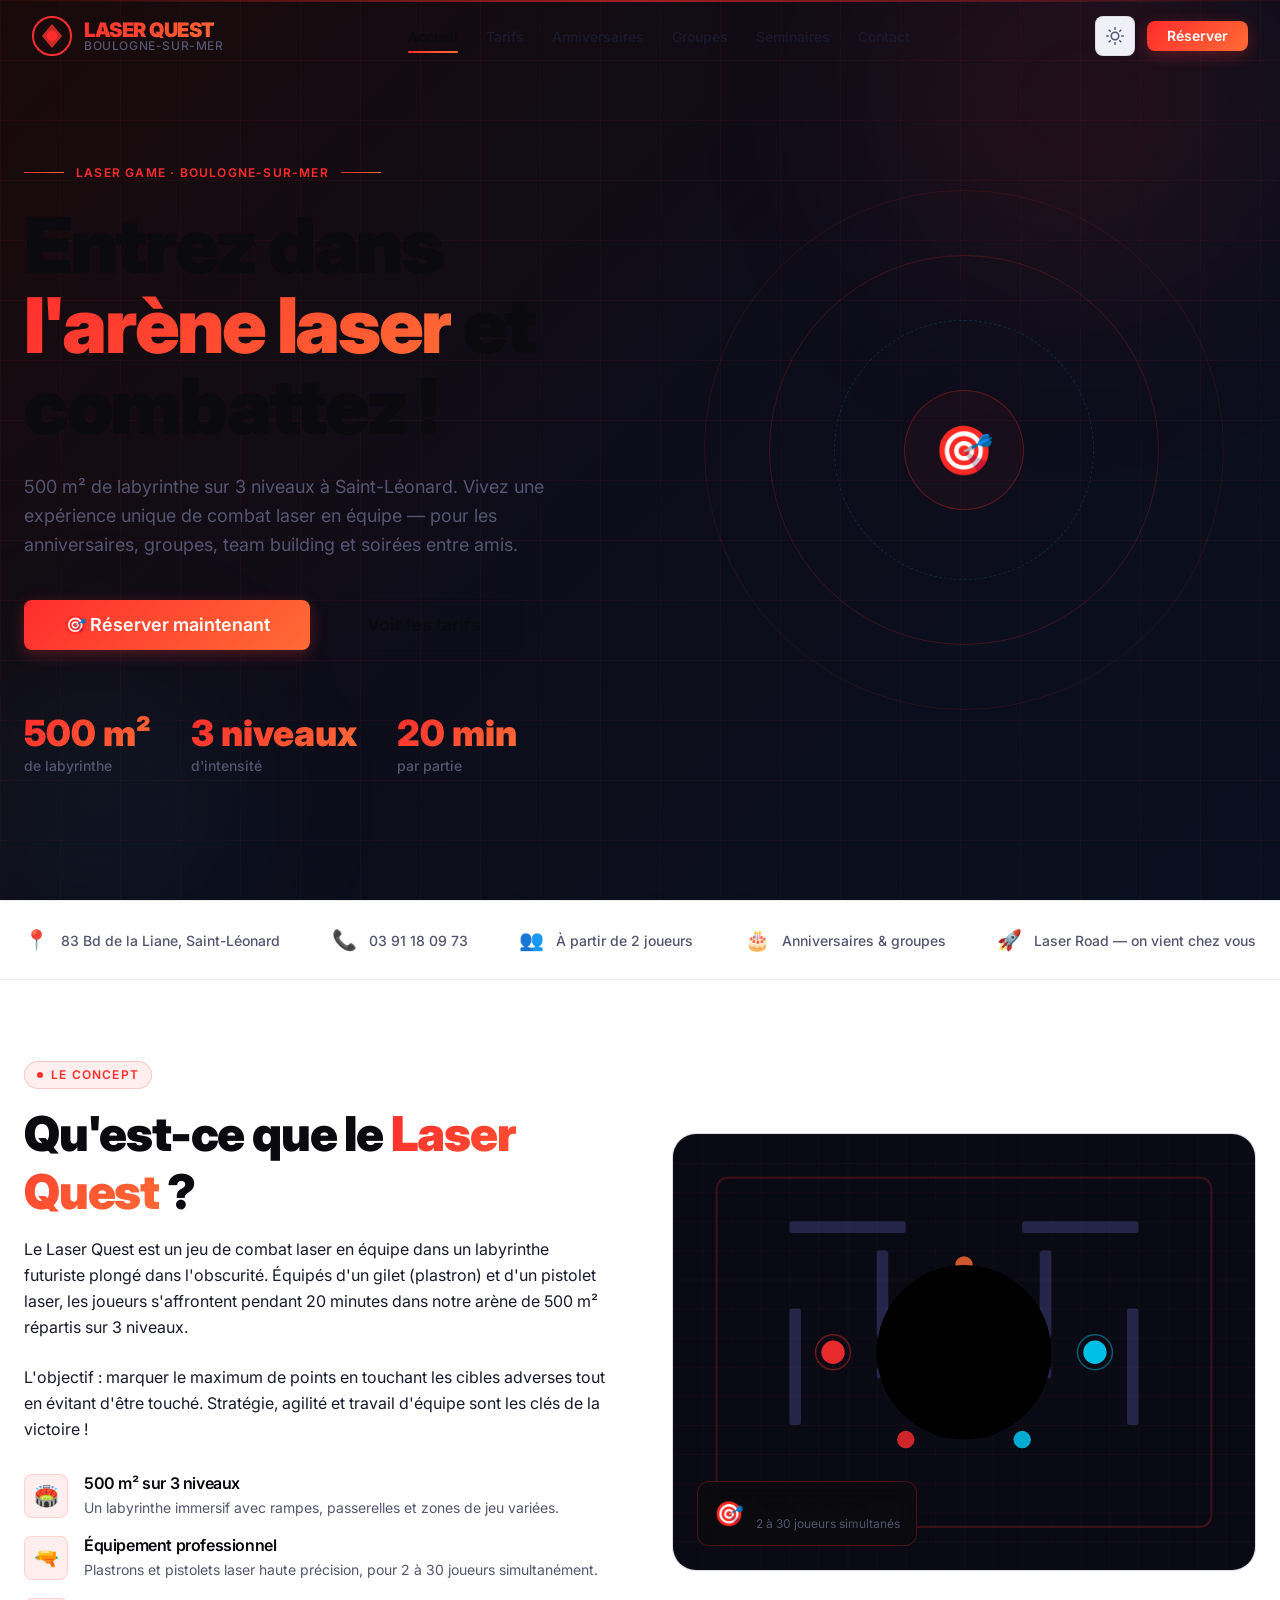
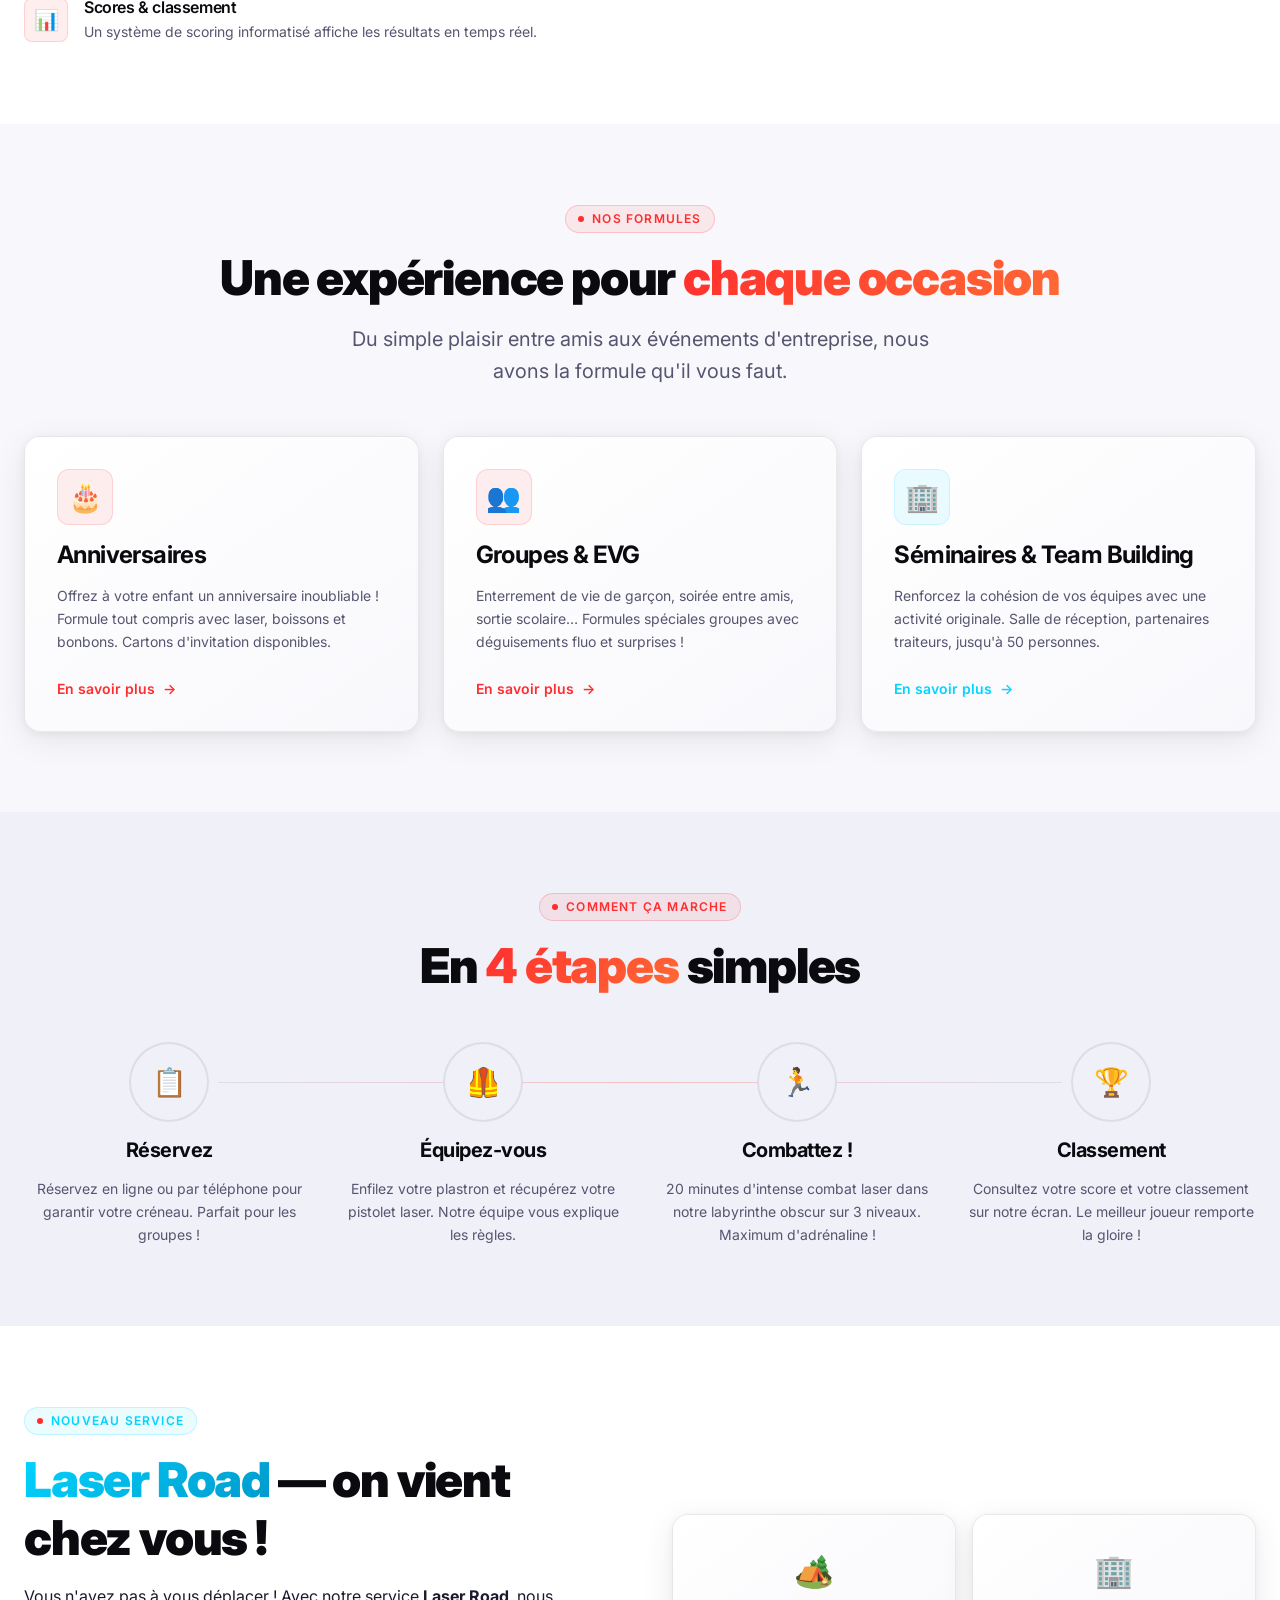
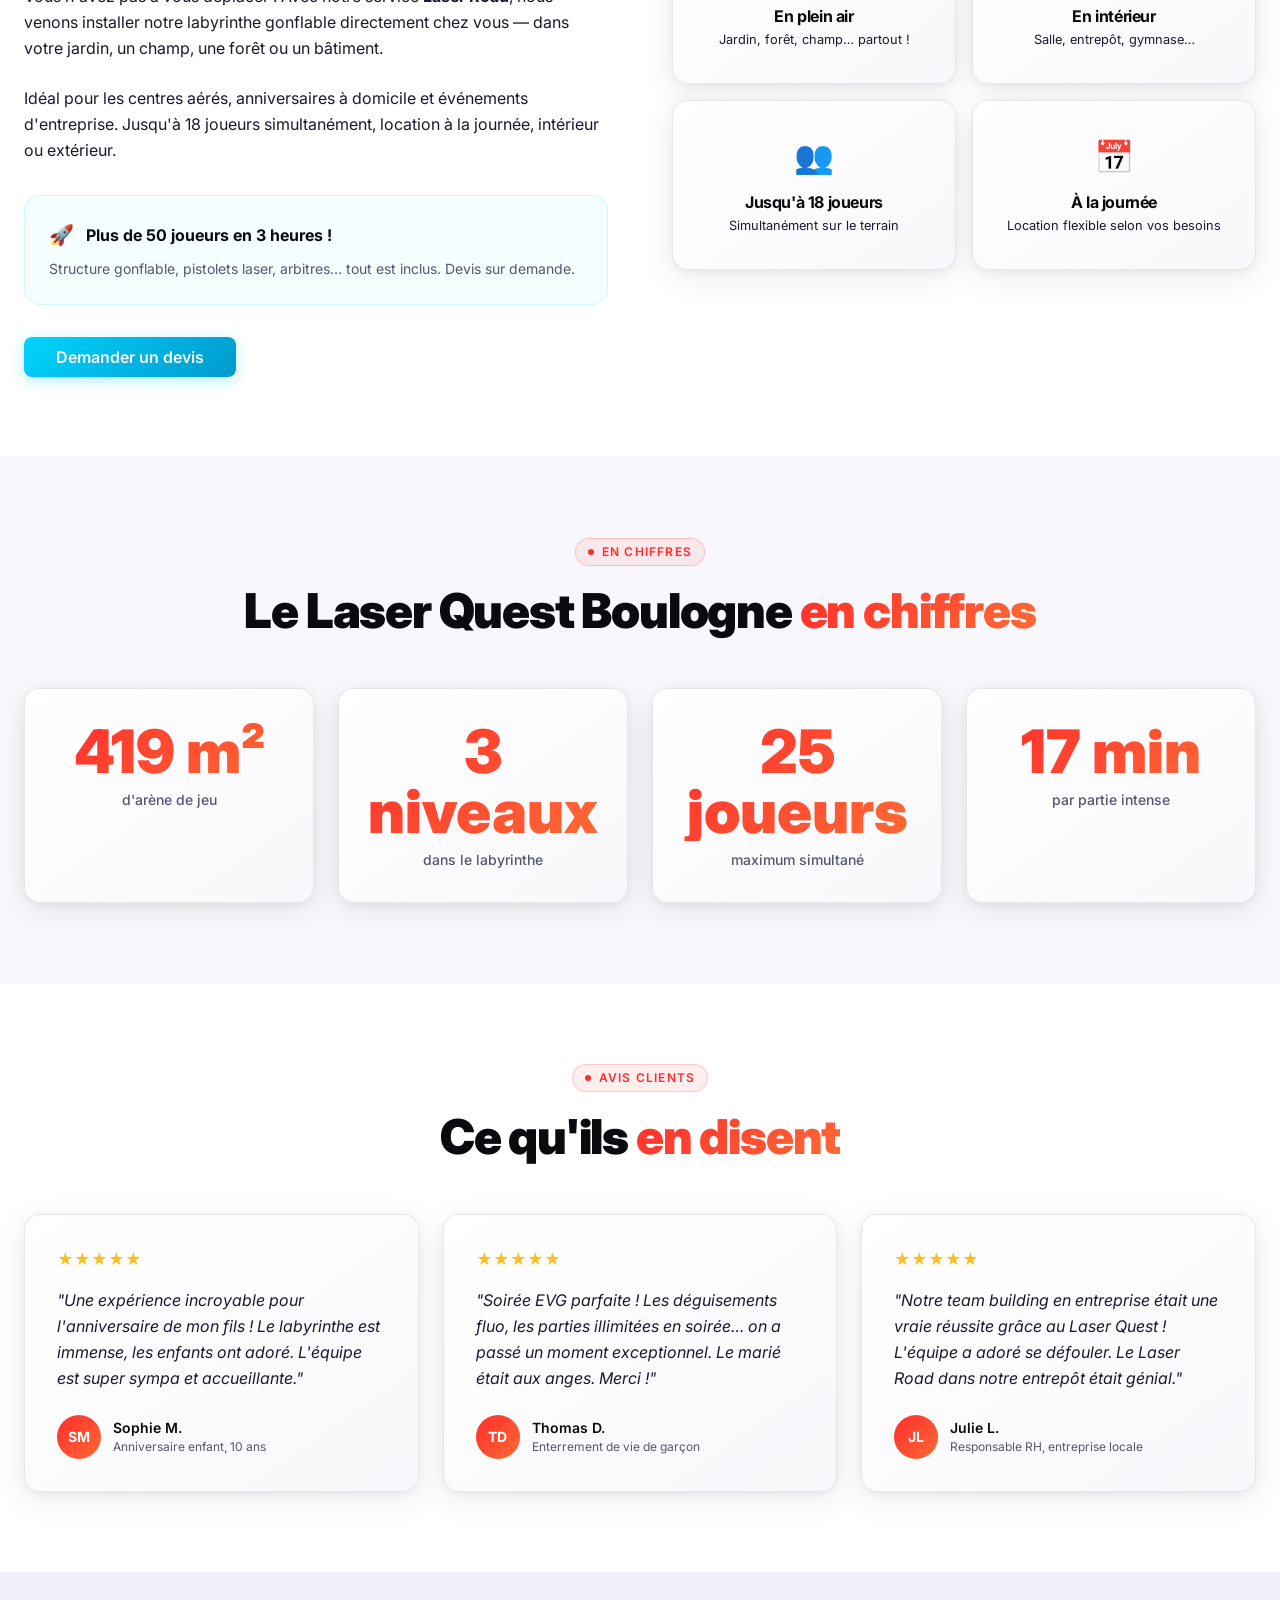
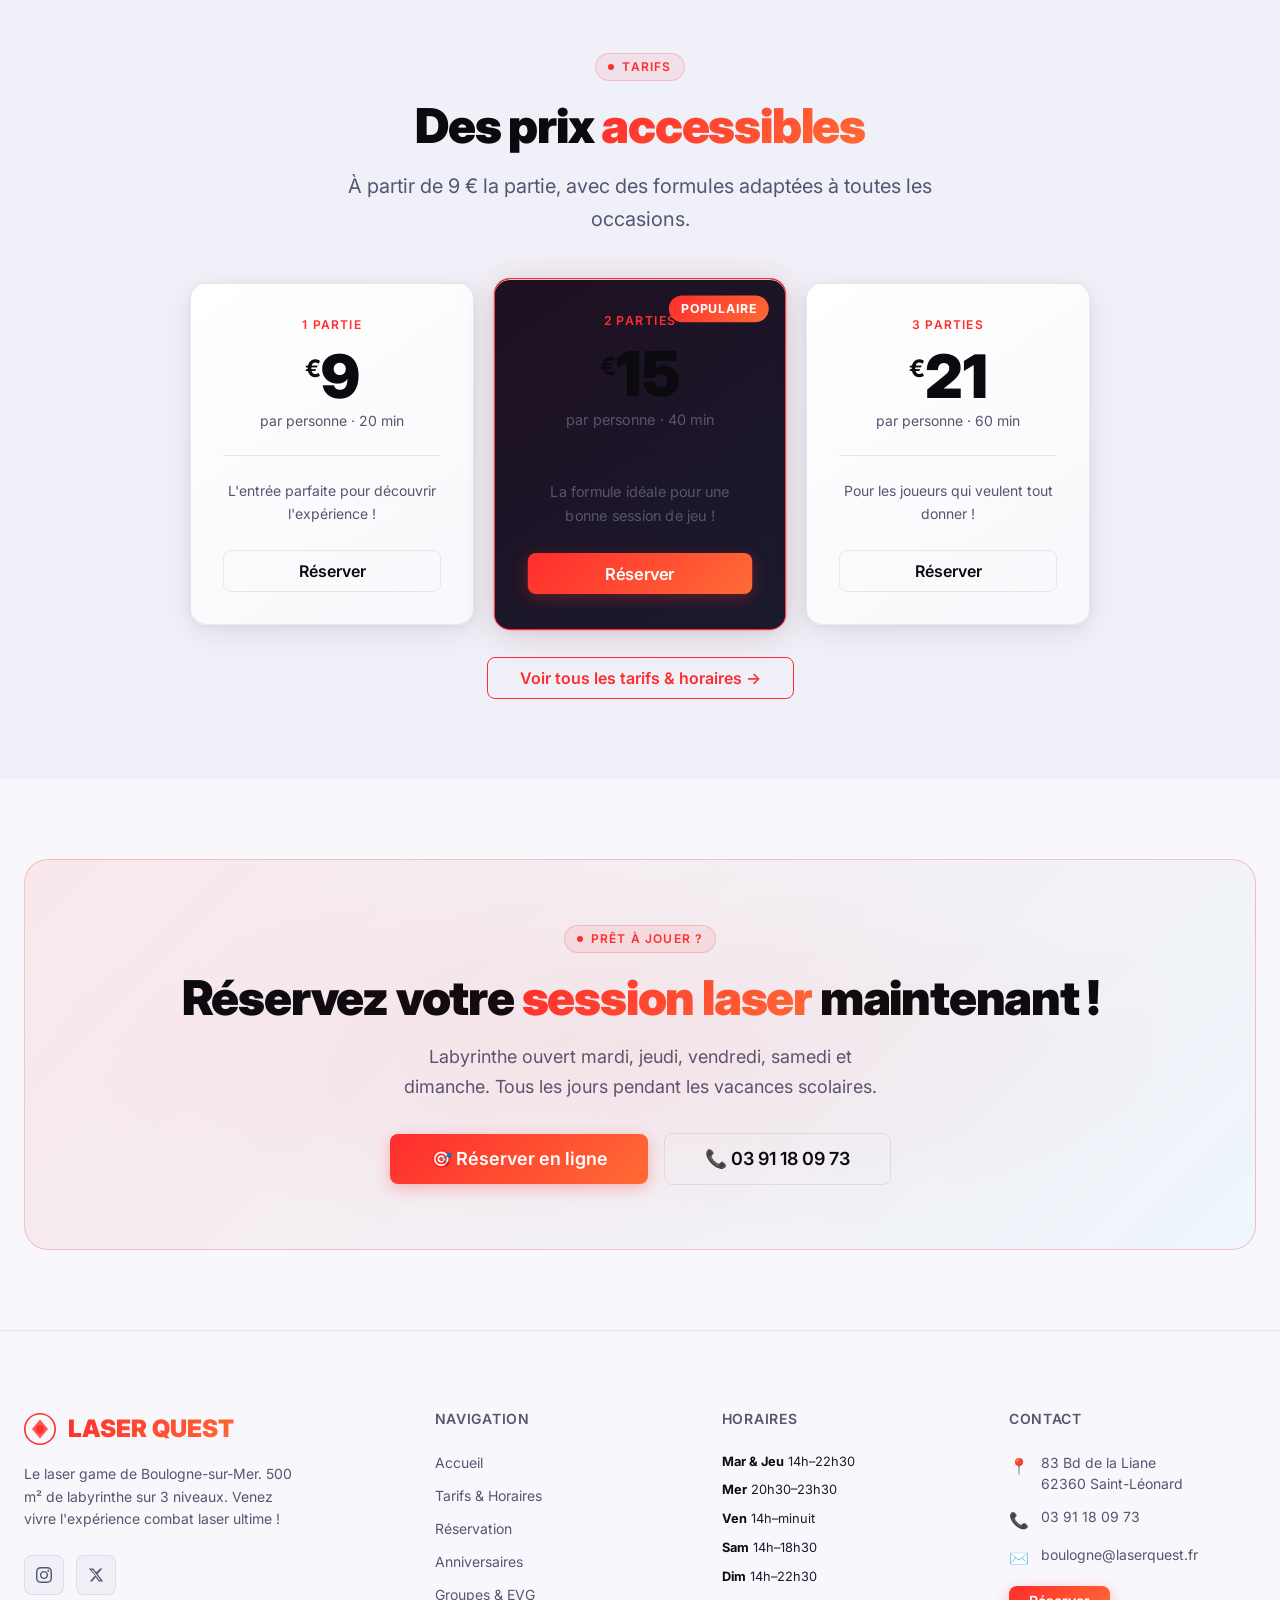
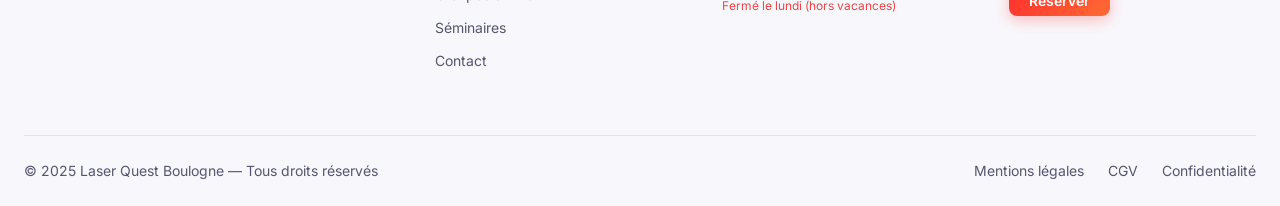
<file: index.html>
<!DOCTYPE html>
<html lang="fr" data-theme="dark">
<head>
  <meta charset="UTF-8" />
  <meta name="viewport" content="width=device-width, initial-scale=1.0" />
  <title>Laser Quest Boulogne — Laser Game à Boulogne-sur-Mer | Saint-Léonard</title>
  <meta name="description" content="Laser Quest Boulogne : labyrinthe laser de 500 m² sur 3 niveaux à Saint-Léonard. Idéal pour anniversaires, groupes, team building et séminaires. Réservez maintenant !" />
  <meta name="keywords" content="laser quest boulogne, laser game boulogne sur mer, laser quest saint leonard, laser game anniversaire, laser game groupe, team building boulogne" />
  <meta name="robots" content="index, follow" />
  <meta name="author" content="Laser Quest Boulogne" />

  <!-- Open Graph -->
  <meta property="og:type"        content="website" />
  <meta property="og:url"         content="https://boulogne.laserquest.fr/" />
  <meta property="og:title"       content="Laser Quest Boulogne — Laser Game à Boulogne-sur-Mer" />
  <meta property="og:description" content="Labyrinthe laser de 500 m² sur 3 niveaux. Anniversaires, groupes, séminaires. Venez vivre l'expérience !" />
  <meta property="og:image"       content="https://boulogne.laserquest.fr/assets/img/og-image.jpg" />

  <!-- Twitter Card -->
  <meta name="twitter:card"        content="summary_large_image" />
  <meta name="twitter:title"       content="Laser Quest Boulogne" />
  <meta name="twitter:description" content="Laser Game à Boulogne-sur-Mer — 500 m² sur 3 niveaux !" />

  <!-- Canonical -->
  <link rel="canonical" href="https://boulogne.laserquest.fr/" />

  <!-- Favicon -->
  <link rel="icon" type="image/svg+xml" href="assets/icons/favicon.svg" />

  <!-- Fonts -->
  <link rel="preconnect" href="https://fonts.googleapis.com" />
  <link rel="preconnect" href="https://fonts.gstatic.com" crossorigin />
  <link href="https://fonts.googleapis.com/css2?family=Inter:wght@400;500;600;700;800;900&display=swap" rel="stylesheet" />

  <!-- Styles -->
  <link rel="stylesheet" href="css/tokens.css" />
  <link rel="stylesheet" href="css/animations.css" />
  <link rel="stylesheet" href="css/style.css" />
  <link rel="stylesheet" href="css/responsive.css" />

  <!-- Theme (load early to prevent flash) -->
  <script src="js/theme-toggle.js"></script>

  <!-- Structured Data -->
  <script type="application/ld+json">
  {
    "@context": "https://schema.org",
    "@type": "EntertainmentBusiness",
    "name": "Laser Quest Boulogne",
    "description": "Laser Game à Boulogne-sur-Mer — labyrinthe de 500 m² sur 3 niveaux",
    "url": "https://boulogne.laserquest.fr",
    "telephone": "+33391180973",
    "email": "boulogne@laserquest.fr",
    "address": {
      "@type": "PostalAddress",
      "streetAddress": "83 Boulevard de la Liane",
      "addressLocality": "Saint-Léonard",
      "postalCode": "62360",
      "addressCountry": "FR"
    },
    "geo": {
      "@type": "GeoCoordinates",
      "latitude": "50.6806",
      "longitude": "1.6060"
    },
    "openingHoursSpecification": [
      { "@type": "OpeningHoursSpecification", "dayOfWeek": ["Tuesday","Thursday"], "opens": "14:00", "closes": "22:30" },
      { "@type": "OpeningHoursSpecification", "dayOfWeek": "Wednesday", "opens": "20:30", "closes": "23:30" },
      { "@type": "OpeningHoursSpecification", "dayOfWeek": "Friday", "opens": "14:00", "closes": "00:00" },
      { "@type": "OpeningHoursSpecification", "dayOfWeek": "Saturday", "opens": "14:00", "closes": "18:30" },
      { "@type": "OpeningHoursSpecification", "dayOfWeek": "Sunday", "opens": "14:00", "closes": "22:30" }
    ],
    "priceRange": "€€",
    "sameAs": [
      "https://www.instagram.com/laserquest.boulogne/",
      "https://twitter.com/boulognelaser"
    ]
  }
  </script>
</head>
<body>

  <!-- Scan Line Decoration -->
  <div class="scan-line" aria-hidden="true"></div>

  <!-- ────── NAVBAR ────── -->
  <nav class="navbar navbar-transparent" role="navigation" aria-label="Navigation principale">
    <div class="navbar-inner">

      <!-- Logo -->
      <a href="index.html" class="navbar-logo" aria-label="Laser Quest Boulogne — Accueil">
        <div class="navbar-logo-icon" aria-hidden="true">
          <svg width="40" height="40" viewBox="0 0 40 40" fill="none" xmlns="http://www.w3.org/2000/svg">
            <circle cx="20" cy="20" r="19" stroke="url(#logoGrad)" stroke-width="2"/>
            <path d="M10 20 L20 8 L30 20 L20 32 Z" fill="url(#logoGrad)" opacity="0.8"/>
            <circle cx="20" cy="20" r="5" fill="url(#logoGrad)"/>
            <defs>
              <linearGradient id="logoGrad" x1="0" y1="0" x2="40" y2="40">
                <stop offset="0%" stop-color="#ff2d2d"/>
                <stop offset="100%" stop-color="#ff6b35"/>
              </linearGradient>
            </defs>
          </svg>
        </div>
        <div class="navbar-logo-text">
          <span class="navbar-logo-title">LASER QUEST</span>
          <span class="navbar-logo-subtitle">Boulogne-sur-Mer</span>
        </div>
      </a>

      <!-- Desktop Nav -->
      <ul class="navbar-nav" role="list">
        <li><a href="index.html"       class="nav-link active">Accueil</a></li>
        <li><a href="tarifs.html"      class="nav-link">Tarifs</a></li>
        <li><a href="anniversaire.html" class="nav-link">Anniversaires</a></li>
        <li><a href="groupes.html"     class="nav-link">Groupes</a></li>
        <li><a href="seminaires.html"  class="nav-link">Séminaires</a></li>
        <li><a href="contact.html"     class="nav-link">Contact</a></li>
      </ul>

      <!-- Actions -->
      <div class="navbar-actions">
        <button class="theme-toggle" aria-label="Passer en mode clair" title="Mode clair">
          <svg class="icon-sun" xmlns="http://www.w3.org/2000/svg" width="18" height="18" viewBox="0 0 24 24" fill="none" stroke="currentColor" stroke-width="2" stroke-linecap="round" stroke-linejoin="round"><circle cx="12" cy="12" r="5"/><line x1="12" y1="1" x2="12" y2="3"/><line x1="12" y1="21" x2="12" y2="23"/><line x1="4.22" y1="4.22" x2="5.64" y2="5.64"/><line x1="18.36" y1="18.36" x2="19.78" y2="19.78"/><line x1="1" y1="12" x2="3" y2="12"/><line x1="21" y1="12" x2="23" y2="12"/><line x1="4.22" y1="19.78" x2="5.64" y2="18.36"/><line x1="18.36" y1="5.64" x2="19.78" y2="4.22"/></svg>
          <svg class="icon-moon" style="display:none" xmlns="http://www.w3.org/2000/svg" width="18" height="18" viewBox="0 0 24 24" fill="none" stroke="currentColor" stroke-width="2" stroke-linecap="round" stroke-linejoin="round"><path d="M21 12.79A9 9 0 1 1 11.21 3 7 7 0 0 0 21 12.79z"/></svg>
        </button>
        <a href="reservation.html" class="btn btn-primary btn-sm">Réserver</a>
      </div>

      <!-- Burger -->
      <button class="burger" aria-label="Ouvrir le menu" aria-expanded="false">
        <span class="burger-line"></span>
        <span class="burger-line"></span>
        <span class="burger-line"></span>
      </button>

    </div>
  </nav>

  <!-- ────── MOBILE MENU ────── -->
  <div class="mobile-menu" role="dialog" aria-label="Menu mobile">
    <a href="index.html"        class="mobile-nav-link active"><span class="nav-icon">🏠</span> Accueil</a>
    <a href="tarifs.html"       class="mobile-nav-link"><span class="nav-icon">💶</span> Tarifs &amp; Horaires</a>
    <a href="anniversaire.html" class="mobile-nav-link"><span class="nav-icon">🎂</span> Anniversaires</a>
    <a href="groupes.html"      class="mobile-nav-link"><span class="nav-icon">👥</span> Groupes</a>
    <a href="seminaires.html"   class="mobile-nav-link"><span class="nav-icon">🏢</span> Séminaires</a>
    <a href="contact.html"      class="mobile-nav-link"><span class="nav-icon">📍</span> Contact</a>
    <div class="mobile-menu-divider"></div>
    <a href="reservation.html"  class="btn btn-primary mobile-menu-cta">🎯 Réserver maintenant</a>
  </div>

  <!-- ────── HERO ────── -->
  <header class="hero" role="banner">
    <div class="hero-bg">
      <div class="hero-grid" aria-hidden="true"></div>
      <div class="hero-glow hero-glow-1" aria-hidden="true"></div>
      <div class="hero-glow hero-glow-2" aria-hidden="true"></div>
    </div>

    <div class="container">
      <div style="display:grid;grid-template-columns:1fr 1fr;gap:4rem;align-items:center;">

        <div class="hero-content animate-fade-in-up">
          <div class="hero-eyebrow" aria-label="Catégorie">
            Laser Game · Boulogne-sur-Mer
          </div>

          <h1 class="hero-title">
            Entrez dans
            <span class="text-gradient">l'arène laser</span>
            et combattez !
          </h1>

          <p class="hero-description">
            500 m² de labyrinthe sur 3 niveaux à Saint-Léonard.
            Vivez une expérience unique de combat laser en équipe — pour les anniversaires,
            groupes, team building et soirées entre amis.
          </p>

          <div class="hero-ctas">
            <a href="reservation.html" class="btn btn-primary btn-lg">
              🎯 Réserver maintenant
            </a>
            <a href="tarifs.html" class="btn btn-secondary btn-lg">
              Voir les tarifs
            </a>
          </div>

          <div class="hero-stats">
            <div class="hero-stat">
              <span class="hero-stat-number" data-count="500" data-suffix=" m²">500 m²</span>
              <span class="hero-stat-label">de labyrinthe</span>
            </div>
            <div class="hero-stat">
              <span class="hero-stat-number" data-count="3" data-suffix=" niveaux">3 niveaux</span>
              <span class="hero-stat-label">d'intensité</span>
            </div>
            <div class="hero-stat">
              <span class="hero-stat-number" data-count="20" data-suffix=" min">20 min</span>
              <span class="hero-stat-label">par partie</span>
            </div>
          </div>
        </div>

        <!-- Hero Visual -->
        <div class="hero-visual animate-fade-in-right" style="transition-delay:0.2s">
          <div class="hero-arena" aria-hidden="true">
            <div class="arena-ring arena-ring-1"></div>
            <div class="arena-ring arena-ring-2"></div>
            <div class="arena-ring arena-ring-3"></div>
            <!-- Laser beams -->
            <div class="laser-beam laser-beam-1"></div>
            <div class="laser-beam laser-beam-2"></div>
            <div class="laser-beam laser-beam-blue" style="top:45%"></div>
            <div class="arena-center">
              <span class="arena-center-icon">🎯</span>
            </div>
          </div>
        </div>

      </div>
    </div>
  </header>

  <!-- ────── FEATURES STRIP ────── -->
  <div class="features-strip">
    <div class="container">
      <div class="features-strip-inner">
        <div class="feature-strip-item">
          <span class="icon">📍</span>
          <span>83 Bd de la Liane, Saint-Léonard</span>
        </div>
        <div class="feature-strip-item">
          <span class="icon">📞</span>
          <span>03 91 18 09 73</span>
        </div>
        <div class="feature-strip-item">
          <span class="icon">👥</span>
          <span>À partir de 2 joueurs</span>
        </div>
        <div class="feature-strip-item">
          <span class="icon">🎂</span>
          <span>Anniversaires &amp; groupes</span>
        </div>
        <div class="feature-strip-item">
          <span class="icon">🚀</span>
          <span>Laser Road — on vient chez vous</span>
        </div>
      </div>
    </div>
  </div>

  <!-- ────── WHAT IS LASER QUEST ────── -->
  <section class="section section-dark" aria-labelledby="what-is-title">
    <div class="container">
      <div class="what-is-section">

        <div class="what-is-content reveal-left">
          <div class="section-label">Le Concept</div>
          <h2 id="what-is-title" class="section-title">
            Qu'est-ce que le
            <span class="text-gradient">Laser Quest</span> ?
          </h2>
          <p style="margin-bottom:1.5rem;">
            Le Laser Quest est un jeu de combat laser en équipe dans un labyrinthe
            futuriste plongé dans l'obscurité. Équipés d'un gilet (plastron) et d'un
            pistolet laser, les joueurs s'affrontent pendant 20 minutes dans notre
            arène de 500 m² répartis sur 3 niveaux.
          </p>
          <p style="margin-bottom:2rem;">
            L'objectif : marquer le maximum de points en touchant les cibles
            adverses tout en évitant d'être touché. Stratégie, agilité et travail
            d'équipe sont les clés de la victoire !
          </p>

          <div class="feature-list">
            <div class="feature-item">
              <div class="feature-icon" aria-hidden="true">🏟️</div>
              <div class="feature-text">
                <h4>500 m² sur 3 niveaux</h4>
                <p>Un labyrinthe immersif avec rampes, passerelles et zones de jeu variées.</p>
              </div>
            </div>
            <div class="feature-item">
              <div class="feature-icon" aria-hidden="true">🔫</div>
              <div class="feature-text">
                <h4>Équipement professionnel</h4>
                <p>Plastrons et pistolets laser haute précision, pour 2 à 30 joueurs simultanément.</p>
              </div>
            </div>
            <div class="feature-item">
              <div class="feature-icon" aria-hidden="true">📊</div>
              <div class="feature-text">
                <h4>Scores &amp; classement</h4>
                <p>Un système de scoring informatisé affiche les résultats en temps réel.</p>
              </div>
            </div>
          </div>
        </div>

        <div class="what-is-visual reveal-right" style="transition-delay:0.2s">
          <div class="what-is-image-wrapper">
            <!-- SVG Arena Illustration -->
            <svg viewBox="0 0 400 300" xmlns="http://www.w3.org/2000/svg" width="100%" aria-label="Illustration d'une arène laser">
              <!-- Background -->
              <rect width="400" height="300" fill="#0a0a14"/>
              <!-- Grid -->
              <defs>
                <pattern id="grid" x="0" y="0" width="20" height="20" patternUnits="userSpaceOnUse">
                  <path d="M 20 0 L 0 0 0 20" fill="none" stroke="rgba(255,45,45,0.08)" stroke-width="0.5"/>
                </pattern>
                <linearGradient id="laserGrad" x1="0%" y1="0%" x2="100%" y2="0%">
                  <stop offset="0%" stop-color="transparent"/>
                  <stop offset="50%" stop-color="#ff2d2d" stop-opacity="0.8"/>
                  <stop offset="100%" stop-color="transparent"/>
                </linearGradient>
                <linearGradient id="laserBlue" x1="0%" y1="0%" x2="100%" y2="0%">
                  <stop offset="0%" stop-color="transparent"/>
                  <stop offset="50%" stop-color="#00d4ff" stop-opacity="0.6"/>
                  <stop offset="100%" stop-color="transparent"/>
                </linearGradient>
              </defs>
              <rect width="400" height="300" fill="url(#grid)"/>
              <!-- Arena walls -->
              <rect x="30" y="30" width="340" height="240" rx="8" fill="none" stroke="rgba(255,45,45,0.2)" stroke-width="1.5"/>
              <!-- Inner walls / labyrinth -->
              <rect x="80" y="60" width="80" height="8" fill="rgba(100,100,200,0.3)" rx="2"/>
              <rect x="240" y="60" width="80" height="8" fill="rgba(100,100,200,0.3)" rx="2"/>
              <rect x="80" y="120" width="8" height="80" fill="rgba(100,100,200,0.3)" rx="2"/>
              <rect x="312" y="120" width="8" height="80" fill="rgba(100,100,200,0.3)" rx="2"/>
              <rect x="140" y="160" width="120" height="8" fill="rgba(100,100,200,0.3)" rx="2"/>
              <rect x="140" y="80" width="8" height="60" fill="rgba(100,100,200,0.3)" rx="2"/>
              <rect x="252" y="80" width="8" height="60" fill="rgba(100,100,200,0.3)" rx="2"/>
              <!-- Laser beams -->
              <line x1="0" y1="95" x2="400" y2="95" stroke="url(#laserGrad)" stroke-width="1.5" opacity="0.7"/>
              <line x1="0" y1="190" x2="400" y2="190" stroke="url(#laserBlue)" stroke-width="1" opacity="0.5"/>
              <line x1="200" y1="0" x2="200" y2="300" stroke="url(#laserGrad)" stroke-width="1" opacity="0.4" transform="rotate(0)"/>
              <!-- Players -->
              <circle cx="110" cy="150" r="8" fill="#ff2d2d" opacity="0.9"/>
              <circle cx="110" cy="150" r="12" fill="none" stroke="#ff2d2d" stroke-width="1" opacity="0.4"/>
              <circle cx="290" cy="150" r="8" fill="#00d4ff" opacity="0.9"/>
              <circle cx="290" cy="150" r="12" fill="none" stroke="#00d4ff" stroke-width="1" opacity="0.4"/>
              <circle cx="200" cy="90" r="6" fill="#ff6b35" opacity="0.8"/>
              <circle cx="160" cy="210" r="6" fill="#ff2d2d" opacity="0.8"/>
              <circle cx="240" cy="210" r="6" fill="#00d4ff" opacity="0.8"/>
              <!-- Score panel -->
              <rect x="160" y="130" width="80" height="40" rx="6" fill="rgba(255,45,45,0.1)" stroke="rgba(255,45,45,0.3)" stroke-width="1"/>
              <text x="200" y="148" fill="#ff2d2d" font-size="8" text-anchor="middle" font-family="monospace">SCORE</text>
              <text x="200" y="162" fill="#ffffff" font-size="10" text-anchor="middle" font-family="monospace" font-weight="bold">1240 pts</text>
              <!-- Glow effect center -->
              <circle cx="200" cy="150" r="60" fill="radial-gradient(circle, rgba(255,45,45,0.05), transparent)"/>
            </svg>

            <div class="what-is-badge">
              <span class="what-is-badge-icon" aria-hidden="true">🎯</span>
              <div>
                <div class="what-is-badge-text">Partie de 20 min</div>
                <div class="what-is-badge-sub">2 à 30 joueurs simultanés</div>
              </div>
            </div>
          </div>
        </div>

      </div>
    </div>
  </section>

  <!-- ────── SERVICES OVERVIEW ────── -->
  <section class="section" aria-labelledby="services-title">
    <div class="container">
      <div class="text-center reveal" style="margin-bottom:3rem">
        <div class="section-label">Nos Formules</div>
        <h2 id="services-title" class="section-title">
          Une expérience pour
          <span class="text-gradient">chaque occasion</span>
        </h2>
        <p class="section-subtitle" style="margin:0 auto">
          Du simple plaisir entre amis aux événements d'entreprise, nous avons la formule qu'il vous faut.
        </p>
      </div>

      <div class="grid grid-3" style="gap:1.5rem">

        <a href="anniversaire.html" class="service-card reveal delay-100" aria-label="Anniversaires enfants">
          <div class="service-card-icon" aria-hidden="true">🎂</div>
          <h3>Anniversaires</h3>
          <p>Offrez à votre enfant un anniversaire inoubliable ! Formule tout compris avec laser, boissons et bonbons. Cartons d'invitation disponibles.</p>
          <div class="service-card-link">En savoir plus <span aria-hidden="true">→</span></div>
        </a>

        <a href="groupes.html" class="service-card reveal delay-200" aria-label="Groupes et EVG">
          <div class="service-card-icon" aria-hidden="true">👥</div>
          <h3>Groupes &amp; EVG</h3>
          <p>Enterrement de vie de garçon, soirée entre amis, sortie scolaire… Formules spéciales groupes avec déguisements fluo et surprises !</p>
          <div class="service-card-link">En savoir plus <span aria-hidden="true">→</span></div>
        </a>

        <a href="seminaires.html" class="service-card reveal delay-300" aria-label="Séminaires entreprises">
          <div class="service-card-icon blue" aria-hidden="true">🏢</div>
          <h3>Séminaires &amp; Team Building</h3>
          <p>Renforcez la cohésion de vos équipes avec une activité originale. Salle de réception, partenaires traiteurs, jusqu'à 50 personnes.</p>
          <div class="service-card-link" style="color:var(--color-accent-blue)">En savoir plus <span aria-hidden="true">→</span></div>
        </a>

      </div>
    </div>
  </section>

  <!-- ────── HOW IT WORKS ────── -->
  <section class="section section-alt" aria-labelledby="how-title">
    <div class="container">
      <div class="text-center reveal" style="margin-bottom:3rem">
        <div class="section-label">Comment ça marche</div>
        <h2 id="how-title" class="section-title">
          En <span class="text-gradient">4 étapes</span> simples
        </h2>
      </div>

      <div class="steps-grid">
        <div class="step-card reveal delay-100">
          <div class="step-number">
            <span class="step-icon" aria-hidden="true">📋</span>
          </div>
          <h3>Réservez</h3>
          <p>Réservez en ligne ou par téléphone pour garantir votre créneau. Parfait pour les groupes !</p>
        </div>

        <div class="step-card reveal delay-200">
          <div class="step-number">
            <span class="step-icon" aria-hidden="true">🦺</span>
          </div>
          <h3>Équipez-vous</h3>
          <p>Enfilez votre plastron et récupérez votre pistolet laser. Notre équipe vous explique les règles.</p>
        </div>

        <div class="step-card reveal delay-300">
          <div class="step-number">
            <span class="step-icon" aria-hidden="true">🏃</span>
          </div>
          <h3>Combattez !</h3>
          <p>20 minutes d'intense combat laser dans notre labyrinthe obscur sur 3 niveaux. Maximum d'adrénaline !</p>
        </div>

        <div class="step-card reveal delay-400">
          <div class="step-number">
            <span class="step-icon" aria-hidden="true">🏆</span>
          </div>
          <h3>Classement</h3>
          <p>Consultez votre score et votre classement sur notre écran. Le meilleur joueur remporte la gloire !</p>
        </div>
      </div>
    </div>
  </section>

  <!-- ────── LASER ROAD ────── -->
  <section class="section section-dark" aria-labelledby="laserroad-title">
    <div class="container">
      <div style="display:grid;grid-template-columns:1fr 1fr;gap:4rem;align-items:center;">

        <div class="reveal-left">
          <div class="section-label" style="color:var(--color-accent-blue);background:rgba(0,212,255,0.08);border-color:rgba(0,212,255,0.2)">
            Nouveau Service
          </div>
          <h2 id="laserroad-title" class="section-title">
            <span class="text-gradient-blue">Laser Road</span> —
            on vient chez vous !
          </h2>
          <p style="margin-bottom:1.5rem;">
            Vous n'avez pas à vous déplacer ! Avec notre service <strong>Laser Road</strong>,
            nous venons installer notre labyrinthe gonflable directement chez vous —
            dans votre jardin, un champ, une forêt ou un bâtiment.
          </p>
          <p style="margin-bottom:2rem;">
            Idéal pour les centres aérés, anniversaires à domicile et événements d'entreprise.
            Jusqu'à 18 joueurs simultanément, location à la journée, intérieur ou extérieur.
          </p>

          <div class="highlight-box blue" style="margin-bottom:2rem">
            <div style="display:flex;align-items:center;gap:0.75rem;margin-bottom:0.5rem">
              <span style="font-size:1.25rem">🚀</span>
              <strong>Plus de 50 joueurs en 3 heures !</strong>
            </div>
            <p style="font-size:0.875rem;margin:0;color:var(--color-text-muted)">
              Structure gonflable, pistolets laser, arbitres… tout est inclus. Devis sur demande.
            </p>
          </div>

          <a href="seminaires.html" class="btn btn-blue">Demander un devis</a>
        </div>

        <div class="reveal-right" style="transition-delay:0.2s">
          <div class="grid grid-2" style="gap:1rem">
            <div class="card" style="text-align:center">
              <div style="font-size:2rem;margin-bottom:0.75rem">🏕️</div>
              <h4 style="font-size:1rem;margin-bottom:0.25rem">En plein air</h4>
              <p style="font-size:0.8rem">Jardin, forêt, champ… partout !</p>
            </div>
            <div class="card" style="text-align:center">
              <div style="font-size:2rem;margin-bottom:0.75rem">🏢</div>
              <h4 style="font-size:1rem;margin-bottom:0.25rem">En intérieur</h4>
              <p style="font-size:0.8rem">Salle, entrepôt, gymnase…</p>
            </div>
            <div class="card" style="text-align:center">
              <div style="font-size:2rem;margin-bottom:0.75rem">👥</div>
              <h4 style="font-size:1rem;margin-bottom:0.25rem">Jusqu'à 18 joueurs</h4>
              <p style="font-size:0.8rem">Simultanément sur le terrain</p>
            </div>
            <div class="card" style="text-align:center">
              <div style="font-size:2rem;margin-bottom:0.75rem">📅</div>
              <h4 style="font-size:1rem;margin-bottom:0.25rem">À la journée</h4>
              <p style="font-size:0.8rem">Location flexible selon vos besoins</p>
            </div>
          </div>
        </div>

      </div>
    </div>
  </section>

  <!-- ────── STATS ────── -->
  <section class="section" aria-labelledby="stats-title">
    <div class="container">
      <div class="text-center reveal" style="margin-bottom:3rem">
        <div class="section-label">En chiffres</div>
        <h2 id="stats-title" class="section-title">
          Le Laser Quest Boulogne
          <span class="text-gradient">en chiffres</span>
        </h2>
      </div>

      <div class="stats-grid">
        <div class="stat-card reveal delay-100">
          <div class="stat-number" data-count="500" data-suffix=" m²">500 m²</div>
          <div class="stat-label">d'arène de jeu</div>
        </div>
        <div class="stat-card reveal delay-200">
          <div class="stat-number" data-count="3" data-suffix=" niveaux">3 niveaux</div>
          <div class="stat-label">dans le labyrinthe</div>
        </div>
        <div class="stat-card reveal delay-300">
          <div class="stat-number" data-count="30" data-suffix=" joueurs">30 joueurs</div>
          <div class="stat-label">maximum simultané</div>
        </div>
        <div class="stat-card reveal delay-400">
          <div class="stat-number" data-count="20" data-suffix=" min">20 min</div>
          <div class="stat-label">par partie intense</div>
        </div>
      </div>
    </div>
  </section>

  <!-- ────── TESTIMONIALS ────── -->
  <section class="section section-dark" aria-labelledby="avis-title">
    <div class="container">
      <div class="text-center reveal" style="margin-bottom:3rem">
        <div class="section-label">Avis clients</div>
        <h2 id="avis-title" class="section-title">
          Ce qu'ils <span class="text-gradient">en disent</span>
        </h2>
      </div>

      <div class="grid grid-3" style="gap:1.5rem">
        <div class="testimonial-card reveal delay-100">
          <div class="testimonial-stars" aria-label="5 étoiles">★★★★★</div>
          <p class="testimonial-text">"Une expérience incroyable pour l'anniversaire de mon fils ! Le labyrinthe est immense, les enfants ont adoré. L'équipe est super sympa et accueillante."</p>
          <div class="testimonial-author">
            <div class="testimonial-avatar" aria-hidden="true">SM</div>
            <div>
              <div class="testimonial-name">Sophie M.</div>
              <div class="testimonial-role">Anniversaire enfant, 10 ans</div>
            </div>
          </div>
        </div>

        <div class="testimonial-card reveal delay-200">
          <div class="testimonial-stars" aria-label="5 étoiles">★★★★★</div>
          <p class="testimonial-text">"Soirée EVG parfaite ! Les déguisements fluo, les parties illimitées en soirée… on a passé un moment exceptionnel. Le marié était aux anges. Merci !"</p>
          <div class="testimonial-author">
            <div class="testimonial-avatar" aria-hidden="true">TD</div>
            <div>
              <div class="testimonial-name">Thomas D.</div>
              <div class="testimonial-role">Enterrement de vie de garçon</div>
            </div>
          </div>
        </div>

        <div class="testimonial-card reveal delay-300">
          <div class="testimonial-stars" aria-label="5 étoiles">★★★★★</div>
          <p class="testimonial-text">"Notre team building en entreprise était une vraie réussite grâce au Laser Quest ! L'équipe a adoré se défouler. Le Laser Road dans notre entrepôt était génial."</p>
          <div class="testimonial-author">
            <div class="testimonial-avatar" aria-hidden="true">JL</div>
            <div>
              <div class="testimonial-name">Julie L.</div>
              <div class="testimonial-role">Responsable RH, entreprise locale</div>
            </div>
          </div>
        </div>
      </div>
    </div>
  </section>

  <!-- ────── PRICING TEASER ────── -->
  <section class="section section-alt" aria-labelledby="prix-title">
    <div class="container">
      <div class="text-center reveal" style="margin-bottom:3rem">
        <div class="section-label">Tarifs</div>
        <h2 id="prix-title" class="section-title">
          Des prix <span class="text-gradient">accessibles</span>
        </h2>
        <p class="section-subtitle" style="margin:0 auto 2rem">
          À partir de 9 € la partie, avec des formules adaptées à toutes les occasions.
        </p>
      </div>

      <div class="grid grid-3" style="gap:1.5rem;max-width:900px;margin:0 auto">
        <div class="pricing-card reveal delay-100" style="text-align:center">
          <div class="pricing-name">1 Partie</div>
          <div class="pricing-price"><sup>€</sup>9</div>
          <div class="pricing-per">par personne · 20 min</div>
          <div class="pricing-divider"></div>
          <p style="font-size:0.875rem;color:var(--color-text-muted);margin-bottom:1.5rem">L'entrée parfaite pour découvrir l'expérience !</p>
          <a href="reservation.html" class="btn btn-secondary" style="width:100%">Réserver</a>
        </div>

        <div class="pricing-card featured reveal delay-200" style="text-align:center">
          <div class="pricing-badge">Populaire</div>
          <div class="pricing-name">2 Parties</div>
          <div class="pricing-price"><sup>€</sup>15</div>
          <div class="pricing-per">par personne · 40 min</div>
          <div class="pricing-divider"></div>
          <p style="font-size:0.875rem;color:var(--color-text-muted);margin-bottom:1.5rem">La formule idéale pour une bonne session de jeu !</p>
          <a href="reservation.html" class="btn btn-primary" style="width:100%">Réserver</a>
        </div>

        <div class="pricing-card reveal delay-300" style="text-align:center">
          <div class="pricing-name">3 Parties</div>
          <div class="pricing-price"><sup>€</sup>21</div>
          <div class="pricing-per">par personne · 60 min</div>
          <div class="pricing-divider"></div>
          <p style="font-size:0.875rem;color:var(--color-text-muted);margin-bottom:1.5rem">Pour les joueurs qui veulent tout donner !</p>
          <a href="reservation.html" class="btn btn-secondary" style="width:100%">Réserver</a>
        </div>
      </div>

      <div class="text-center reveal" style="margin-top:2rem">
        <a href="tarifs.html" class="btn btn-outline-red">Voir tous les tarifs &amp; horaires →</a>
      </div>
    </div>
  </section>

  <!-- ────── CTA BANNER ────── -->
  <section class="section" aria-labelledby="cta-title">
    <div class="container">
      <div class="cta-banner reveal">
        <div class="section-label" style="margin:0 auto 1rem">Prêt à jouer ?</div>
        <h2 id="cta-title" class="cta-banner-title">
          Réservez votre
          <span class="text-gradient">session laser</span>
          maintenant !
        </h2>
        <p class="cta-banner-subtitle">
          Labyrinthe ouvert mardi, jeudi, vendredi, samedi et dimanche.
          Tous les jours pendant les vacances scolaires.
        </p>
        <div class="cta-banner-actions">
          <a href="reservation.html" class="btn btn-primary btn-lg">🎯 Réserver en ligne</a>
          <a href="tel:0391180973"    class="btn btn-secondary btn-lg">📞 03 91 18 09 73</a>
        </div>
      </div>
    </div>
  </section>

  <!-- ────── FOOTER ────── -->
  <footer class="footer" role="contentinfo">
    <div class="container">
      <div class="footer-top">

        <div class="footer-brand">
          <a href="index.html" class="footer-logo" aria-label="Laser Quest Boulogne">
            <svg width="32" height="32" viewBox="0 0 40 40" fill="none" xmlns="http://www.w3.org/2000/svg" aria-hidden="true">
              <circle cx="20" cy="20" r="19" stroke="url(#fLogoGrad)" stroke-width="2"/>
              <path d="M10 20 L20 8 L30 20 L20 32 Z" fill="url(#fLogoGrad)" opacity="0.8"/>
              <circle cx="20" cy="20" r="5" fill="url(#fLogoGrad)"/>
              <defs>
                <linearGradient id="fLogoGrad" x1="0" y1="0" x2="40" y2="40">
                  <stop offset="0%" stop-color="#ff2d2d"/>
                  <stop offset="100%" stop-color="#ff6b35"/>
                </linearGradient>
              </defs>
            </svg>
            <span class="footer-logo-title">LASER QUEST</span>
          </a>
          <p>Le laser game de Boulogne-sur-Mer. 500 m² de labyrinthe sur 3 niveaux. Venez vivre l'expérience combat laser ultime !</p>
          <div class="footer-social" aria-label="Réseaux sociaux">
            <a href="https://www.instagram.com/laserquest.boulogne/" class="social-link" aria-label="Instagram" target="_blank" rel="noopener noreferrer">
              <svg width="16" height="16" viewBox="0 0 24 24" fill="currentColor" aria-hidden="true"><path d="M12 2.163c3.204 0 3.584.012 4.85.07 3.252.148 4.771 1.691 4.919 4.919.058 1.265.069 1.645.069 4.849 0 3.205-.012 3.584-.069 4.849-.149 3.225-1.664 4.771-4.919 4.919-1.266.058-1.644.07-4.85.07-3.204 0-3.584-.012-4.849-.07-3.26-.149-4.771-1.699-4.919-4.92-.058-1.265-.07-1.644-.07-4.849 0-3.204.013-3.583.07-4.849.149-3.227 1.664-4.771 4.919-4.919 1.266-.057 1.645-.069 4.849-.069zm0-2.163c-3.259 0-3.667.014-4.947.072-4.358.2-6.78 2.618-6.98 6.98-.059 1.281-.073 1.689-.073 4.948 0 3.259.014 3.668.072 4.948.2 4.358 2.618 6.78 6.98 6.98 1.281.058 1.689.072 4.948.072 3.259 0 3.668-.014 4.948-.072 4.354-.2 6.782-2.618 6.979-6.98.059-1.28.073-1.689.073-4.948 0-3.259-.014-3.667-.072-4.947-.196-4.354-2.617-6.78-6.979-6.98-1.281-.059-1.69-.073-4.949-.073zm0 5.838c-3.403 0-6.162 2.759-6.162 6.162s2.759 6.163 6.162 6.163 6.162-2.759 6.162-6.163c0-3.403-2.759-6.162-6.162-6.162zm0 10.162c-2.209 0-4-1.79-4-4 0-2.209 1.791-4 4-4s4 1.791 4 4c0 2.21-1.791 4-4 4zm6.406-11.845c-.796 0-1.441.645-1.441 1.44s.645 1.44 1.441 1.44c.795 0 1.439-.645 1.439-1.44s-.644-1.44-1.439-1.44z"/></svg>
            </a>
            <a href="https://twitter.com/boulognelaser" class="social-link" aria-label="Twitter/X" target="_blank" rel="noopener noreferrer">
              <svg width="16" height="16" viewBox="0 0 24 24" fill="currentColor" aria-hidden="true"><path d="M18.244 2.25h3.308l-7.227 8.26 8.502 11.24H16.17l-4.714-6.231-5.401 6.231H2.744l7.73-8.835L1.254 2.25H8.08l4.253 5.622zm-1.161 17.52h1.833L7.084 4.126H5.117z"/></svg>
            </a>
          </div>
        </div>

        <div class="footer-col">
          <h4>Navigation</h4>
          <ul class="footer-links">
            <li><a href="index.html">Accueil</a></li>
            <li><a href="tarifs.html">Tarifs &amp; Horaires</a></li>
            <li><a href="reservation.html">Réservation</a></li>
            <li><a href="anniversaire.html">Anniversaires</a></li>
            <li><a href="groupes.html">Groupes &amp; EVG</a></li>
            <li><a href="seminaires.html">Séminaires</a></li>
            <li><a href="contact.html">Contact</a></li>
          </ul>
        </div>

        <div class="footer-col">
          <h4>Horaires</h4>
          <div style="font-size:0.8rem;color:var(--color-text-muted)">
            <p style="margin-bottom:0.5rem"><strong style="color:var(--color-text-primary)">Mar &amp; Jeu</strong> 14h–22h30</p>
            <p style="margin-bottom:0.5rem"><strong style="color:var(--color-text-primary)">Mer</strong> 20h30–23h30</p>
            <p style="margin-bottom:0.5rem"><strong style="color:var(--color-text-primary)">Ven</strong> 14h–minuit</p>
            <p style="margin-bottom:0.5rem"><strong style="color:var(--color-text-primary)">Sam</strong> 14h–18h30</p>
            <p style="margin-bottom:0.5rem"><strong style="color:var(--color-text-primary)">Dim</strong> 14h–22h30</p>
            <p style="margin-bottom:0;color:var(--color-error);font-size:0.75rem">Fermé le lundi (hors vacances)</p>
          </div>
        </div>

        <div class="footer-col">
          <h4>Contact</h4>
          <div class="footer-contact-item">
            <span class="icon" aria-hidden="true">📍</span>
            <span>83 Bd de la Liane<br/>62360 Saint-Léonard</span>
          </div>
          <div class="footer-contact-item">
            <span class="icon" aria-hidden="true">📞</span>
            <a href="tel:0391180973" style="color:inherit;text-decoration:none">03 91 18 09 73</a>
          </div>
          <div class="footer-contact-item">
            <span class="icon" aria-hidden="true">✉️</span>
            <a href="mailto:boulogne@laserquest.fr" style="color:inherit;text-decoration:none">boulogne@laserquest.fr</a>
          </div>
          <div style="margin-top:1rem">
            <a href="reservation.html" class="btn btn-primary btn-sm">Réserver</a>
          </div>
        </div>

      </div>

      <div class="footer-bottom">
        <p class="footer-copyright">
          © 2025 Laser Quest Boulogne — Tous droits réservés
        </p>
        <nav class="footer-legal" aria-label="Liens légaux">
          <a href="mentions-legales.html">Mentions légales</a>
          <a href="mentions-legales.html#cgv">CGV</a>
          <a href="mentions-legales.html#confidentialite">Confidentialité</a>
        </nav>
      </div>
    </div>
  </footer>

  <!-- ────── BACK TO TOP ────── -->
  <button class="back-to-top" aria-label="Retour en haut de page" title="Retour en haut">
    ↑
  </button>

  <!-- Scripts -->
  <script src="js/menu.js"></script>
  <script src="js/main.js"></script>

</body>
</html>
</file>
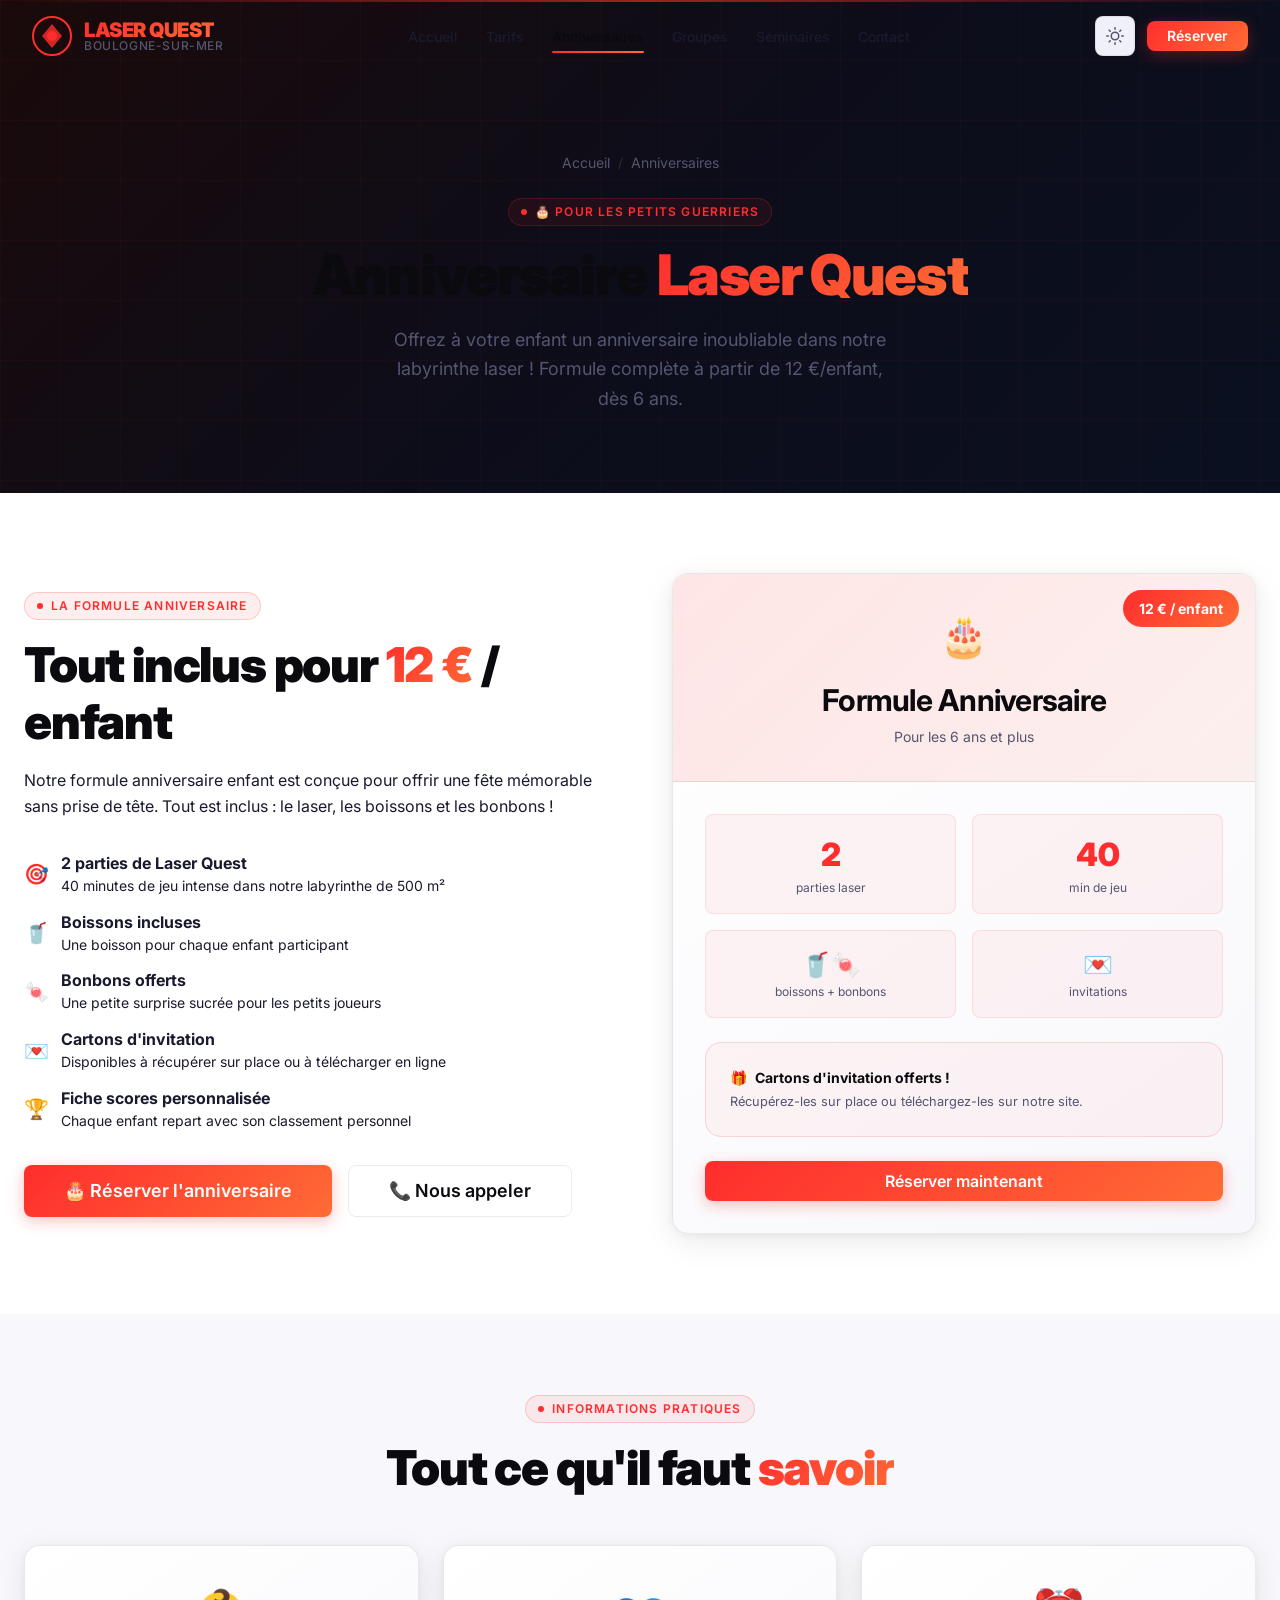
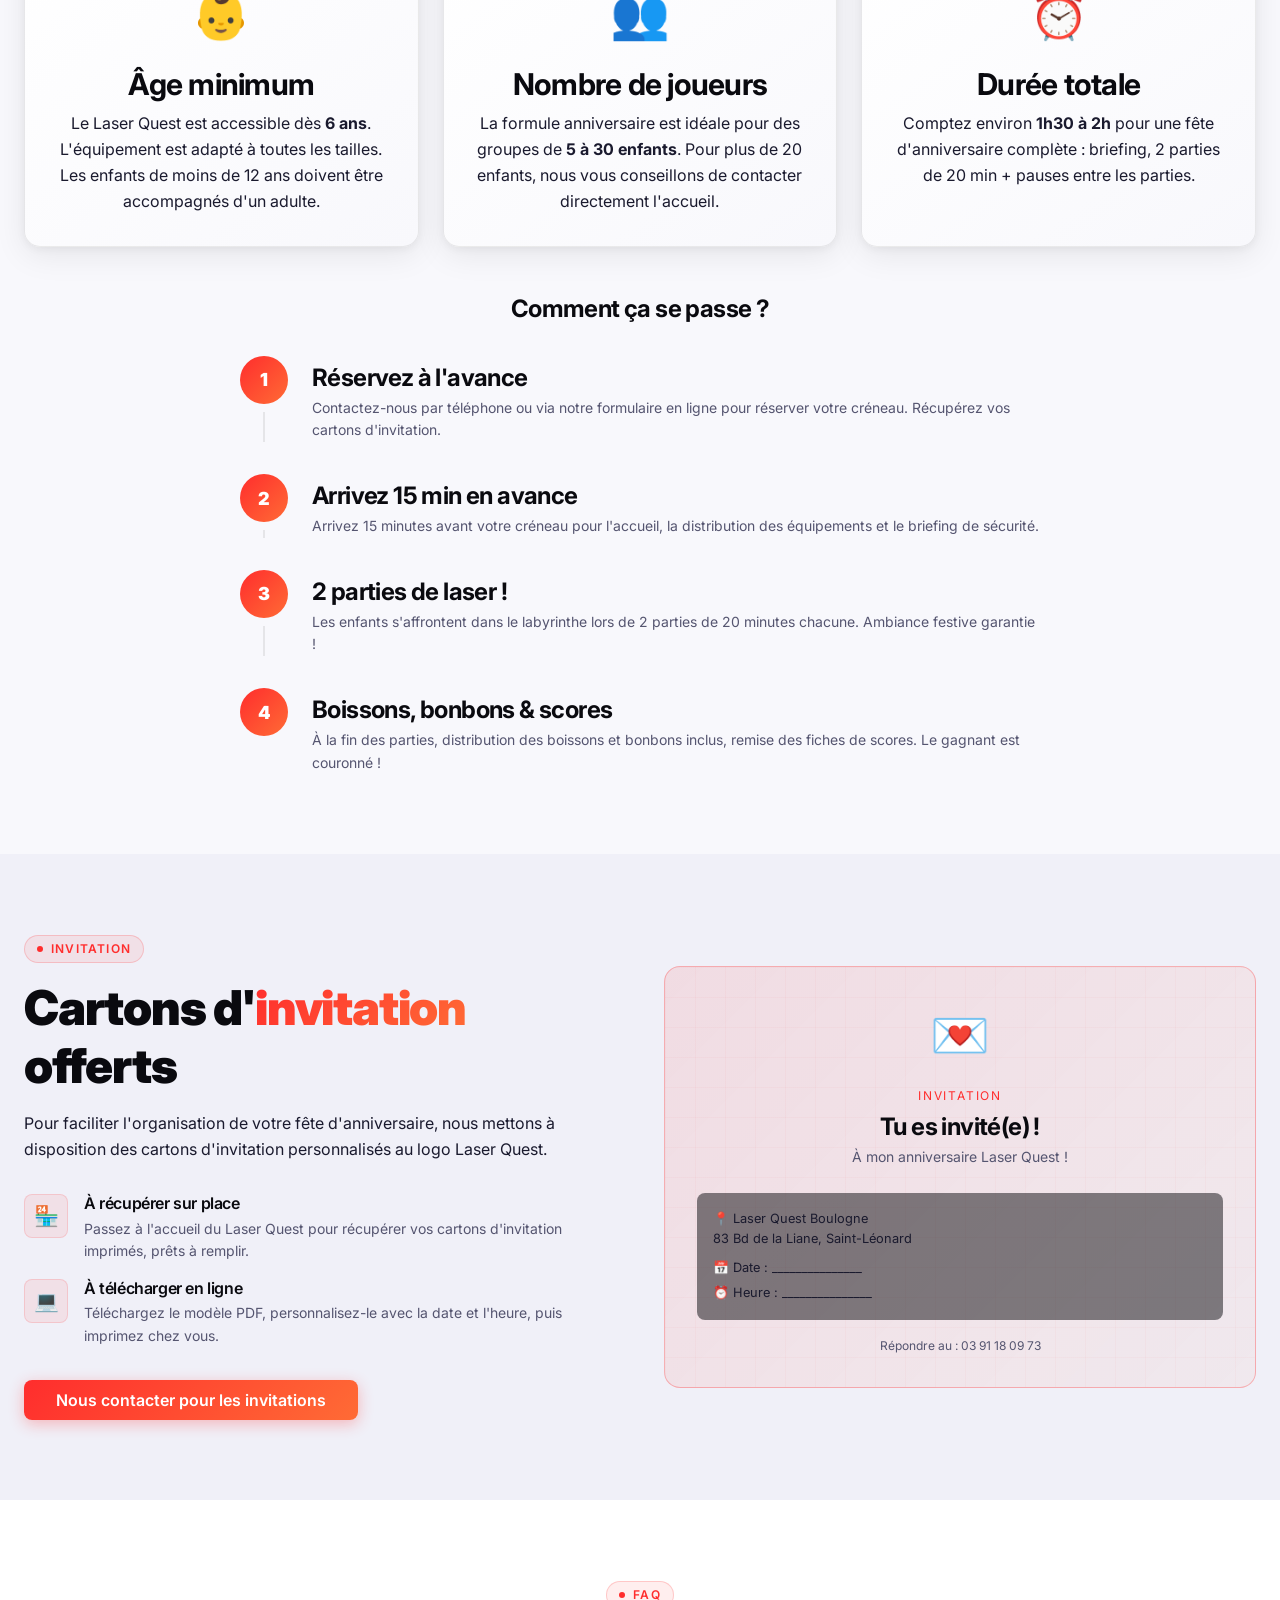
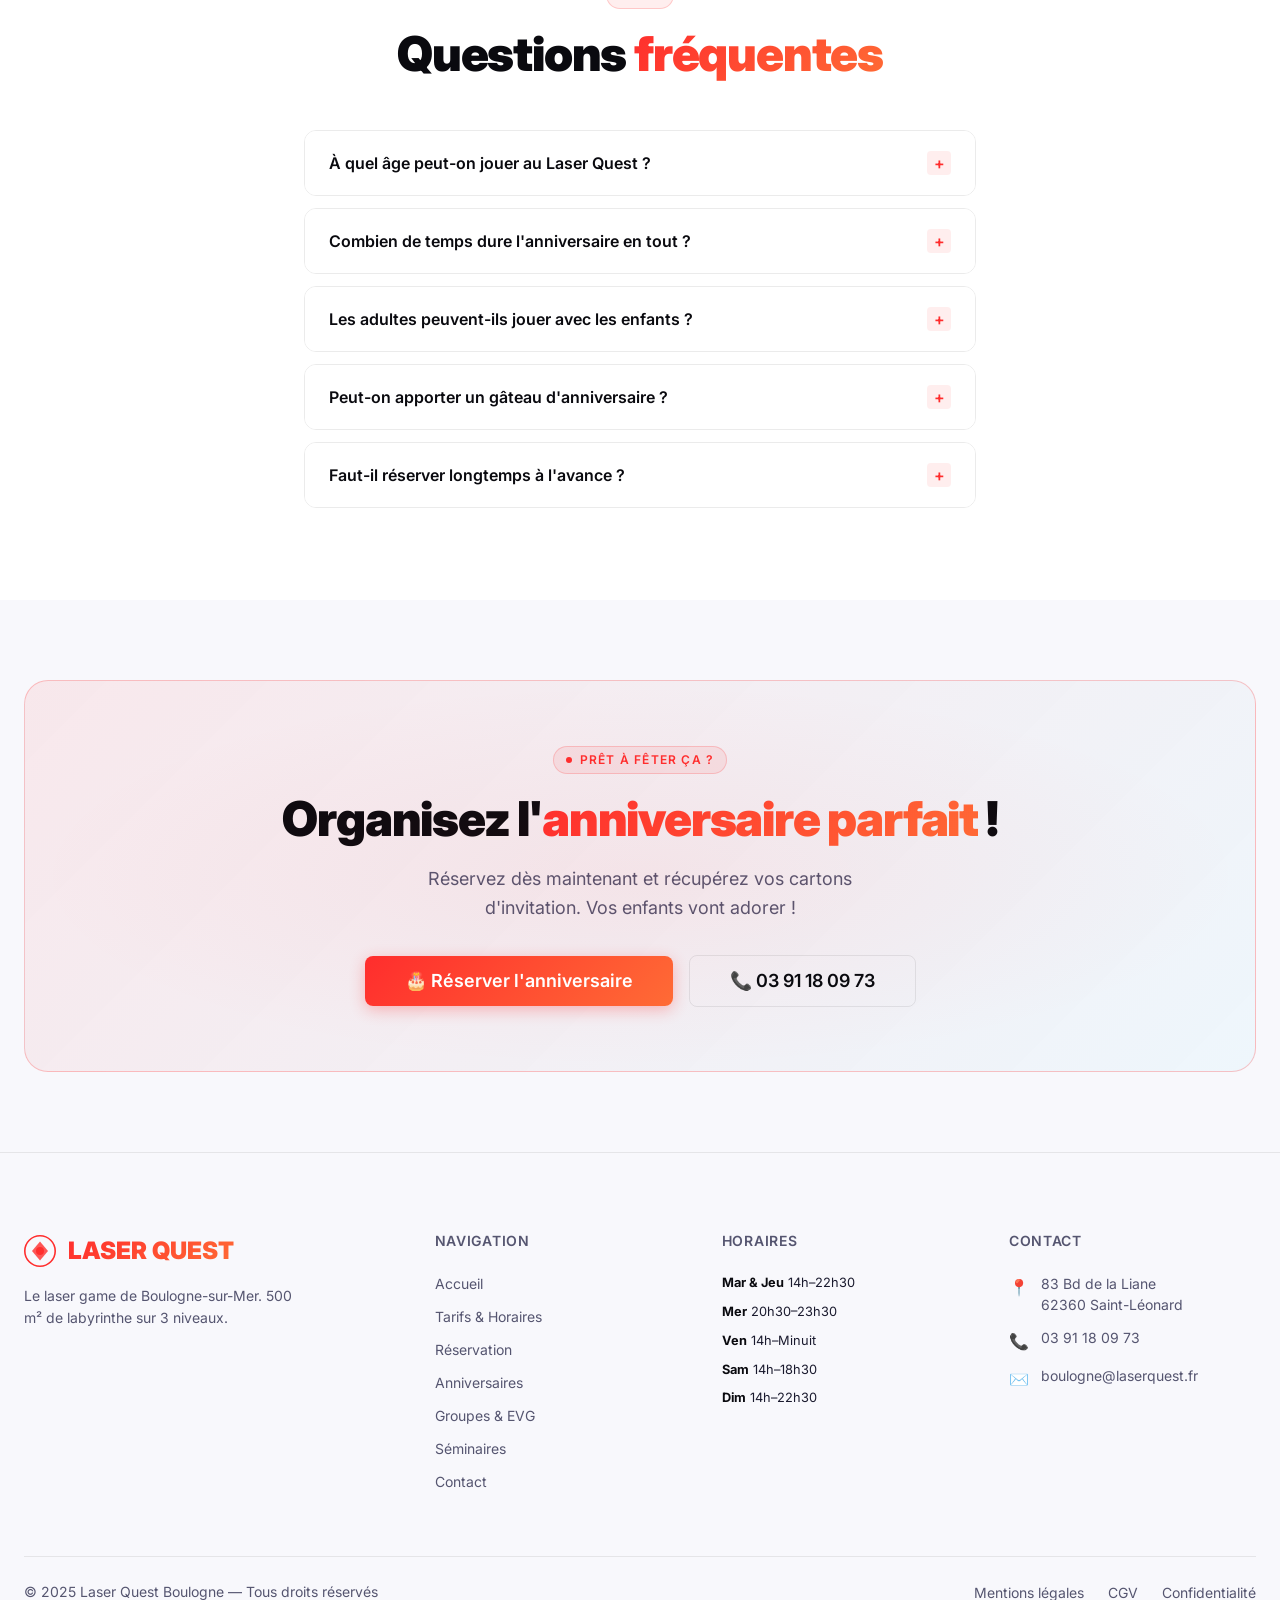
<file: anniversaire.html>
<!DOCTYPE html>
<html lang="fr" data-theme="dark">
<head>
  <meta charset="UTF-8" />
  <meta name="viewport" content="width=device-width, initial-scale=1.0" />
  <title>Anniversaire Enfant — Laser Quest Boulogne</title>
  <meta name="description" content="Offrez un anniversaire inoubliable au Laser Quest Boulogne ! Formule 12 €/enfant : 2 parties laser + boissons + bonbons. Cartons d'invitation disponibles. Dès 6 ans." />
  <meta name="keywords" content="anniversaire laser quest boulogne, anniversaire enfant laser game, fête anniversaire laser, laser quest boulogne anniversaire" />
  <meta name="robots" content="index, follow" />
  <link rel="canonical" href="https://boulogne.laserquest.fr/anniversaire" />
  <link rel="icon" type="image/svg+xml" href="assets/icons/favicon.svg" />
  <link rel="preconnect" href="https://fonts.googleapis.com" />
  <link rel="preconnect" href="https://fonts.gstatic.com" crossorigin />
  <link href="https://fonts.googleapis.com/css2?family=Inter:wght@400;500;600;700;800;900&display=swap" rel="stylesheet" />
  <link rel="stylesheet" href="css/tokens.css" />
  <link rel="stylesheet" href="css/animations.css" />
  <link rel="stylesheet" href="css/style.css" />
  <link rel="stylesheet" href="css/responsive.css" />
  <script src="js/theme-toggle.js"></script>
  <script type="application/ld+json">
  {
    "@context": "https://schema.org",
    "@type": "Service",
    "name": "Anniversaire Enfant Laser Quest Boulogne",
    "description": "Formule anniversaire enfant : 2 parties de laser + boissons et bonbons pour 12 € par enfant",
    "provider": {
      "@type": "EntertainmentBusiness",
      "name": "Laser Quest Boulogne",
      "url": "https://boulogne.laserquest.fr"
    },
    "offers": {
      "@type": "Offer",
      "price": "12",
      "priceCurrency": "EUR",
      "description": "2 parties laser + boissons + bonbons par enfant"
    }
  }
  </script>
</head>
<body>

  <div class="scan-line" aria-hidden="true"></div>

  <!-- NAVBAR -->
  <nav class="navbar navbar-transparent" role="navigation" aria-label="Navigation principale">
    <div class="navbar-inner">
      <a href="index.html" class="navbar-logo" aria-label="Laser Quest Boulogne — Accueil">
        <div class="navbar-logo-icon" aria-hidden="true">
          <svg width="40" height="40" viewBox="0 0 40 40" fill="none" xmlns="http://www.w3.org/2000/svg">
            <circle cx="20" cy="20" r="19" stroke="url(#lG4)" stroke-width="2"/>
            <path d="M10 20 L20 8 L30 20 L20 32 Z" fill="url(#lG4)" opacity="0.8"/>
            <circle cx="20" cy="20" r="5" fill="url(#lG4)"/>
            <defs><linearGradient id="lG4" x1="0" y1="0" x2="40" y2="40"><stop offset="0%" stop-color="#ff2d2d"/><stop offset="100%" stop-color="#ff6b35"/></linearGradient></defs>
          </svg>
        </div>
        <div class="navbar-logo-text">
          <span class="navbar-logo-title">LASER QUEST</span>
          <span class="navbar-logo-subtitle">Boulogne-sur-Mer</span>
        </div>
      </a>
      <ul class="navbar-nav" role="list">
        <li><a href="index.html"        class="nav-link">Accueil</a></li>
        <li><a href="tarifs.html"       class="nav-link">Tarifs</a></li>
        <li><a href="anniversaire.html" class="nav-link active">Anniversaires</a></li>
        <li><a href="groupes.html"      class="nav-link">Groupes</a></li>
        <li><a href="seminaires.html"   class="nav-link">Séminaires</a></li>
        <li><a href="contact.html"      class="nav-link">Contact</a></li>
      </ul>
      <div class="navbar-actions">
        <button class="theme-toggle" aria-label="Passer en mode clair">
          <svg class="icon-sun" xmlns="http://www.w3.org/2000/svg" width="18" height="18" viewBox="0 0 24 24" fill="none" stroke="currentColor" stroke-width="2" stroke-linecap="round" stroke-linejoin="round"><circle cx="12" cy="12" r="5"/><line x1="12" y1="1" x2="12" y2="3"/><line x1="12" y1="21" x2="12" y2="23"/><line x1="4.22" y1="4.22" x2="5.64" y2="5.64"/><line x1="18.36" y1="18.36" x2="19.78" y2="19.78"/><line x1="1" y1="12" x2="3" y2="12"/><line x1="21" y1="12" x2="23" y2="12"/><line x1="4.22" y1="19.78" x2="5.64" y2="18.36"/><line x1="18.36" y1="5.64" x2="19.78" y2="4.22"/></svg>
          <svg class="icon-moon" style="display:none" xmlns="http://www.w3.org/2000/svg" width="18" height="18" viewBox="0 0 24 24" fill="none" stroke="currentColor" stroke-width="2" stroke-linecap="round" stroke-linejoin="round"><path d="M21 12.79A9 9 0 1 1 11.21 3 7 7 0 0 0 21 12.79z"/></svg>
        </button>
        <a href="reservation.html" class="btn btn-primary btn-sm">Réserver</a>
      </div>
      <button class="burger" aria-label="Ouvrir le menu" aria-expanded="false">
        <span class="burger-line"></span><span class="burger-line"></span><span class="burger-line"></span>
      </button>
    </div>
  </nav>

  <!-- MOBILE MENU -->
  <div class="mobile-menu" role="dialog" aria-label="Menu mobile">
    <a href="index.html"        class="mobile-nav-link"><span class="nav-icon">🏠</span> Accueil</a>
    <a href="tarifs.html"       class="mobile-nav-link"><span class="nav-icon">💶</span> Tarifs &amp; Horaires</a>
    <a href="anniversaire.html" class="mobile-nav-link active"><span class="nav-icon">🎂</span> Anniversaires</a>
    <a href="groupes.html"      class="mobile-nav-link"><span class="nav-icon">👥</span> Groupes</a>
    <a href="seminaires.html"   class="mobile-nav-link"><span class="nav-icon">🏢</span> Séminaires</a>
    <a href="contact.html"      class="mobile-nav-link"><span class="nav-icon">📍</span> Contact</a>
    <div class="mobile-menu-divider"></div>
    <a href="reservation.html"  class="btn btn-primary mobile-menu-cta">🎯 Réserver maintenant</a>
  </div>

  <!-- PAGE HERO -->
  <header class="page-hero">
    <div class="container page-hero-content">
      <nav class="breadcrumb" aria-label="Fil d'Ariane">
        <a href="index.html">Accueil</a>
        <span class="breadcrumb-sep">/</span>
        <span aria-current="page">Anniversaires</span>
      </nav>
      <div class="section-label" style="margin:0 auto 1rem">🎂 Pour les petits guerriers</div>
      <h1 style="font-size:clamp(2rem,5vw,3.5rem);font-weight:900;margin-bottom:1rem">
        Anniversaire <span class="text-gradient">Laser Quest</span>
      </h1>
      <p style="font-size:1.125rem;color:var(--color-text-muted);max-width:500px;margin:0 auto">
        Offrez à votre enfant un anniversaire inoubliable dans notre labyrinthe laser !
        Formule complète à partir de 12 €/enfant, dès 6 ans.
      </p>
    </div>
  </header>

  <!-- MAIN OFFER -->
  <section class="section section-dark" aria-labelledby="anniv-title">
    <div class="container">
      <div style="display:grid;grid-template-columns:1fr 1fr;gap:4rem;align-items:center">

        <div class="reveal-left">
          <div class="section-label">La formule anniversaire</div>
          <h2 id="anniv-title" class="section-title">
            Tout inclus pour
            <span class="text-gradient">12 €</span> / enfant
          </h2>
          <p style="margin-bottom:2rem">
            Notre formule anniversaire enfant est conçue pour offrir une fête mémorable
            sans prise de tête. Tout est inclus : le laser, les boissons et les bonbons !
          </p>

          <div class="include-list" style="margin-bottom:2rem">
            <div class="include-item" style="font-size:1rem">
              <span class="include-icon" style="font-size:1.25rem">🎯</span>
              <div>
                <strong>2 parties de Laser Quest</strong>
                <p style="font-size:0.875rem;margin:0">40 minutes de jeu intense dans notre labyrinthe de 500 m²</p>
              </div>
            </div>
            <div class="include-item" style="font-size:1rem">
              <span class="include-icon" style="font-size:1.25rem">🥤</span>
              <div>
                <strong>Boissons incluses</strong>
                <p style="font-size:0.875rem;margin:0">Une boisson pour chaque enfant participant</p>
              </div>
            </div>
            <div class="include-item" style="font-size:1rem">
              <span class="include-icon" style="font-size:1.25rem">🍬</span>
              <div>
                <strong>Bonbons offerts</strong>
                <p style="font-size:0.875rem;margin:0">Une petite surprise sucrée pour les petits joueurs</p>
              </div>
            </div>
            <div class="include-item" style="font-size:1rem">
              <span class="include-icon" style="font-size:1.25rem">💌</span>
              <div>
                <strong>Cartons d'invitation</strong>
                <p style="font-size:0.875rem;margin:0">Disponibles à récupérer sur place ou à télécharger en ligne</p>
              </div>
            </div>
            <div class="include-item" style="font-size:1rem">
              <span class="include-icon" style="font-size:1.25rem">🏆</span>
              <div>
                <strong>Fiche scores personnalisée</strong>
                <p style="font-size:0.875rem;margin:0">Chaque enfant repart avec son classement personnel</p>
              </div>
            </div>
          </div>

          <div style="display:flex;gap:1rem;flex-wrap:wrap">
            <a href="reservation.html" class="btn btn-primary btn-lg">🎂 Réserver l'anniversaire</a>
            <a href="tel:0391180973"    class="btn btn-secondary btn-lg">📞 Nous appeler</a>
          </div>
        </div>

        <div class="reveal-right" style="transition-delay:0.2s">
          <!-- Birthday Card Visual -->
          <div class="package-card">
            <div class="package-header" style="text-align:center">
              <div class="package-price-tag">12 € / enfant</div>
              <div class="package-icon" aria-hidden="true">🎂</div>
              <h3 class="package-title">Formule Anniversaire</h3>
              <p class="package-subtitle">Pour les 6 ans et plus</p>
            </div>
            <div class="package-body">
              <div class="stats-grid" style="grid-template-columns:1fr 1fr;gap:1rem;margin-bottom:1.5rem">
                <div style="text-align:center;padding:1rem;background:rgba(255,45,45,0.05);border:1px solid rgba(255,45,45,0.1);border-radius:8px">
                  <div style="font-size:2rem;font-weight:900;color:var(--color-accent-red)">2</div>
                  <div style="font-size:0.75rem;color:var(--color-text-muted)">parties laser</div>
                </div>
                <div style="text-align:center;padding:1rem;background:rgba(255,45,45,0.05);border:1px solid rgba(255,45,45,0.1);border-radius:8px">
                  <div style="font-size:2rem;font-weight:900;color:var(--color-accent-red)">40</div>
                  <div style="font-size:0.75rem;color:var(--color-text-muted)">min de jeu</div>
                </div>
                <div style="text-align:center;padding:1rem;background:rgba(255,45,45,0.05);border:1px solid rgba(255,45,45,0.1);border-radius:8px">
                  <div style="font-size:1.5rem">🥤🍬</div>
                  <div style="font-size:0.75rem;color:var(--color-text-muted)">boissons + bonbons</div>
                </div>
                <div style="text-align:center;padding:1rem;background:rgba(255,45,45,0.05);border:1px solid rgba(255,45,45,0.1);border-radius:8px">
                  <div style="font-size:1.5rem">💌</div>
                  <div style="font-size:0.75rem;color:var(--color-text-muted)">invitations</div>
                </div>
              </div>
              <div class="highlight-box" style="margin-bottom:1.5rem">
                <div style="display:flex;align-items:center;gap:0.5rem;font-size:0.875rem">
                  <span>🎁</span>
                  <strong>Cartons d'invitation offerts !</strong>
                </div>
                <p style="font-size:0.8rem;margin:0.25rem 0 0;color:var(--color-text-muted)">
                  Récupérez-les sur place ou téléchargez-les sur notre site.
                </p>
              </div>
              <a href="reservation.html" class="btn btn-primary" style="width:100%">Réserver maintenant</a>
            </div>
          </div>
        </div>

      </div>
    </div>
  </section>

  <!-- AGE & DETAILS -->
  <section class="section" aria-labelledby="details-title">
    <div class="container">
      <div class="text-center reveal" style="margin-bottom:3rem">
        <div class="section-label">Informations pratiques</div>
        <h2 id="details-title" class="section-title">
          Tout ce qu'il faut <span class="text-gradient">savoir</span>
        </h2>
      </div>

      <div class="grid grid-3" style="gap:1.5rem;margin-bottom:3rem">

        <div class="card reveal delay-100" style="text-align:center">
          <div style="font-size:3rem;margin-bottom:1rem" aria-hidden="true">👶</div>
          <h3 style="margin-bottom:0.5rem">Âge minimum</h3>
          <p>Le Laser Quest est accessible dès <strong>6 ans</strong>. L'équipement est adapté à toutes les tailles. Les enfants de moins de 12 ans doivent être accompagnés d'un adulte.</p>
        </div>

        <div class="card reveal delay-200" style="text-align:center">
          <div style="font-size:3rem;margin-bottom:1rem" aria-hidden="true">👥</div>
          <h3 style="margin-bottom:0.5rem">Nombre de joueurs</h3>
          <p>La formule anniversaire est idéale pour des groupes de <strong>5 à 30 enfants</strong>. Pour plus de 20 enfants, nous vous conseillons de contacter directement l'accueil.</p>
        </div>

        <div class="card reveal delay-300" style="text-align:center">
          <div style="font-size:3rem;margin-bottom:1rem" aria-hidden="true">⏰</div>
          <h3 style="margin-bottom:0.5rem">Durée totale</h3>
          <p>Comptez environ <strong>1h30 à 2h</strong> pour une fête d'anniversaire complète : briefing, 2 parties de 20 min + pauses entre les parties.</p>
        </div>

      </div>

      <!-- Steps -->
      <div class="reveal" style="max-width:800px;margin:0 auto">
        <h3 style="text-align:center;margin-bottom:2rem;font-size:1.5rem">Comment ça se passe ?</h3>
        <div style="display:flex;flex-direction:column;gap:0">
          <div style="display:flex;gap:1.5rem;padding-bottom:2rem;position:relative">
            <div style="display:flex;flex-direction:column;align-items:center">
              <div style="width:48px;height:48px;border-radius:50%;background:var(--gradient-accent);display:flex;align-items:center;justify-content:center;font-weight:900;color:white;font-size:1.125rem;flex-shrink:0">1</div>
              <div style="width:2px;background:var(--color-border);flex:1;margin-top:0.5rem"></div>
            </div>
            <div style="padding-top:0.5rem">
              <h4 style="margin-bottom:0.25rem">Réservez à l'avance</h4>
              <p style="font-size:0.875rem;color:var(--color-text-muted)">Contactez-nous par téléphone ou via notre formulaire en ligne pour réserver votre créneau. Récupérez vos cartons d'invitation.</p>
            </div>
          </div>
          <div style="display:flex;gap:1.5rem;padding-bottom:2rem;position:relative">
            <div style="display:flex;flex-direction:column;align-items:center">
              <div style="width:48px;height:48px;border-radius:50%;background:var(--gradient-accent);display:flex;align-items:center;justify-content:center;font-weight:900;color:white;font-size:1.125rem;flex-shrink:0">2</div>
              <div style="width:2px;background:var(--color-border);flex:1;margin-top:0.5rem"></div>
            </div>
            <div style="padding-top:0.5rem">
              <h4 style="margin-bottom:0.25rem">Arrivez 15 min en avance</h4>
              <p style="font-size:0.875rem;color:var(--color-text-muted)">Arrivez 15 minutes avant votre créneau pour l'accueil, la distribution des équipements et le briefing de sécurité.</p>
            </div>
          </div>
          <div style="display:flex;gap:1.5rem;padding-bottom:2rem;position:relative">
            <div style="display:flex;flex-direction:column;align-items:center">
              <div style="width:48px;height:48px;border-radius:50%;background:var(--gradient-accent);display:flex;align-items:center;justify-content:center;font-weight:900;color:white;font-size:1.125rem;flex-shrink:0">3</div>
              <div style="width:2px;background:var(--color-border);flex:1;margin-top:0.5rem"></div>
            </div>
            <div style="padding-top:0.5rem">
              <h4 style="margin-bottom:0.25rem">2 parties de laser !</h4>
              <p style="font-size:0.875rem;color:var(--color-text-muted)">Les enfants s'affrontent dans le labyrinthe lors de 2 parties de 20 minutes chacune. Ambiance festive garantie !</p>
            </div>
          </div>
          <div style="display:flex;gap:1.5rem">
            <div style="display:flex;flex-direction:column;align-items:center">
              <div style="width:48px;height:48px;border-radius:50%;background:var(--gradient-accent);display:flex;align-items:center;justify-content:center;font-weight:900;color:white;font-size:1.125rem;flex-shrink:0">4</div>
            </div>
            <div style="padding-top:0.5rem">
              <h4 style="margin-bottom:0.25rem">Boissons, bonbons &amp; scores</h4>
              <p style="font-size:0.875rem;color:var(--color-text-muted)">À la fin des parties, distribution des boissons et bonbons inclus, remise des fiches de scores. Le gagnant est couronné !</p>
            </div>
          </div>
        </div>
      </div>
    </div>
  </section>

  <!-- INVITATION CARDS -->
  <section class="section section-alt" aria-labelledby="invit-title">
    <div class="container">
      <div style="display:grid;grid-template-columns:1fr 1fr;gap:3rem;align-items:center">
        <div class="reveal-left">
          <div class="section-label">Invitation</div>
          <h2 id="invit-title" class="section-title">
            Cartons d'<span class="text-gradient">invitation</span> offerts
          </h2>
          <p style="margin-bottom:1.5rem">
            Pour faciliter l'organisation de votre fête d'anniversaire, nous mettons à
            disposition des cartons d'invitation personnalisés au logo Laser Quest.
          </p>
          <div class="feature-list">
            <div class="feature-item">
              <div class="feature-icon" aria-hidden="true">🏪</div>
              <div class="feature-text">
                <h4>À récupérer sur place</h4>
                <p>Passez à l'accueil du Laser Quest pour récupérer vos cartons d'invitation imprimés, prêts à remplir.</p>
              </div>
            </div>
            <div class="feature-item">
              <div class="feature-icon" aria-hidden="true">💻</div>
              <div class="feature-text">
                <h4>À télécharger en ligne</h4>
                <p>Téléchargez le modèle PDF, personnalisez-le avec la date et l'heure, puis imprimez chez vous.</p>
              </div>
            </div>
          </div>
          <a href="contact.html" class="btn btn-primary" style="margin-top:2rem">Nous contacter pour les invitations</a>
        </div>

        <div class="reveal-right" style="transition-delay:0.2s">
          <!-- Invitation card mock -->
          <div style="background:linear-gradient(135deg,rgba(255,45,45,0.1),rgba(255,107,53,0.05));border:1px solid rgba(255,45,45,0.3);border-radius:16px;padding:2rem;text-align:center;position:relative;overflow:hidden">
            <div style="position:absolute;inset:0;background-image:linear-gradient(rgba(255,45,45,0.03)1px,transparent 1px),linear-gradient(90deg,rgba(255,45,45,0.03)1px,transparent 1px);background-size:30px 30px"></div>
            <div style="position:relative;z-index:1">
              <div style="font-size:3rem;margin-bottom:1rem">💌</div>
              <div style="font-size:0.75rem;letter-spacing:0.15em;text-transform:uppercase;color:var(--color-accent-red);margin-bottom:0.5rem">INVITATION</div>
              <h3 style="font-size:1.5rem;margin-bottom:0.25rem">Tu es invité(e) !</h3>
              <p style="font-size:0.875rem;color:var(--color-text-muted);margin-bottom:1.5rem">À mon anniversaire Laser Quest !</p>
              <div style="background:rgba(10,10,15,0.5);border-radius:8px;padding:1rem;text-align:left;font-size:0.8rem;color:var(--color-text-secondary)">
                <p>📍 Laser Quest Boulogne<br/>83 Bd de la Liane, Saint-Léonard</p>
                <p style="margin-top:0.5rem">📅 Date : _______________</p>
                <p style="margin-top:0.25rem">⏰ Heure : _______________</p>
              </div>
              <p style="font-size:0.75rem;margin-top:1rem;color:var(--color-text-muted)">Répondre au : 03 91 18 09 73</p>
            </div>
          </div>
        </div>
      </div>
    </div>
  </section>

  <!-- FAQ -->
  <section class="section section-dark" aria-labelledby="faq-anniv-title">
    <div class="container" style="max-width:720px">
      <div class="text-center reveal" style="margin-bottom:3rem">
        <div class="section-label">FAQ</div>
        <h2 id="faq-anniv-title" class="section-title">Questions <span class="text-gradient">fréquentes</span></h2>
      </div>
      <div class="reveal">
        <div class="accordion-item">
          <div class="accordion-header">À quel âge peut-on jouer au Laser Quest ?<span class="accordion-icon">+</span></div>
          <div class="accordion-body">Le Laser Quest est accessible dès 6 ans. L'équipement (gilet et pistolet) est adapté aux enfants. Les enfants de moins de 12 ans doivent être accompagnés par un adulte responsable. Il n'y a pas d'âge maximum !</div>
        </div>
        <div class="accordion-item">
          <div class="accordion-header">Combien de temps dure l'anniversaire en tout ?<span class="accordion-icon">+</span></div>
          <div class="accordion-body">Comptez environ 1h30 à 2h pour l'ensemble de la fête : 15 min d'accueil et équipement, 2 × 20 min de jeu, pauses entre parties et distribution des récompenses. Nous adaptons le planning à votre groupe.</div>
        </div>
        <div class="accordion-item">
          <div class="accordion-header">Les adultes peuvent-ils jouer avec les enfants ?<span class="accordion-icon">+</span></div>
          <div class="accordion-body">Oui, absolument ! Les adultes accompagnateurs peuvent jouer avec les enfants. Le tarif adulte standard s'applique pour eux (9 €, 15 € ou 21 € selon le nombre de parties), à moins que vous optiez pour une formule groupe incluant adultes et enfants.</div>
        </div>
        <div class="accordion-item">
          <div class="accordion-header">Peut-on apporter un gâteau d'anniversaire ?<span class="accordion-icon">+</span></div>
          <div class="accordion-body">Oui ! Vous êtes libres d'apporter votre gâteau d'anniversaire. Nous disposons d'un espace d'accueil où vous pouvez installer votre buffet. N'hésitez pas à nous en parler lors de votre réservation pour organiser au mieux votre fête.</div>
        </div>
        <div class="accordion-item">
          <div class="accordion-header">Faut-il réserver longtemps à l'avance ?<span class="accordion-icon">+</span></div>
          <div class="accordion-body">Nous vous recommandons de réserver au minimum 1 à 2 semaines à l'avance, surtout pendant les vacances scolaires et les week-ends où les créneaux sont très demandés. Pour les grands groupes (20+ enfants), anticipez davantage.</div>
        </div>
      </div>
    </div>
  </section>

  <!-- CTA -->
  <section class="section">
    <div class="container">
      <div class="cta-banner reveal">
        <div class="section-label" style="margin:0 auto 1rem">Prêt à fêter ça ?</div>
        <h2 class="cta-banner-title">Organisez l'<span class="text-gradient">anniversaire parfait</span> !</h2>
        <p class="cta-banner-subtitle">Réservez dès maintenant et récupérez vos cartons d'invitation. Vos enfants vont adorer !</p>
        <div class="cta-banner-actions">
          <a href="reservation.html" class="btn btn-primary btn-lg">🎂 Réserver l'anniversaire</a>
          <a href="tel:0391180973"    class="btn btn-secondary btn-lg">📞 03 91 18 09 73</a>
        </div>
      </div>
    </div>
  </section>

  <!-- FOOTER -->
  <footer class="footer" role="contentinfo">
    <div class="container">
      <div class="footer-top">
        <div class="footer-brand">
          <a href="index.html" class="footer-logo">
            <svg width="32" height="32" viewBox="0 0 40 40" fill="none" xmlns="http://www.w3.org/2000/svg" aria-hidden="true"><circle cx="20" cy="20" r="19" stroke="url(#fLG4)" stroke-width="2"/><path d="M10 20 L20 8 L30 20 L20 32 Z" fill="url(#fLG4)" opacity="0.8"/><circle cx="20" cy="20" r="5" fill="url(#fLG4)"/><defs><linearGradient id="fLG4" x1="0" y1="0" x2="40" y2="40"><stop offset="0%" stop-color="#ff2d2d"/><stop offset="100%" stop-color="#ff6b35"/></linearGradient></defs></svg>
            <span class="footer-logo-title">LASER QUEST</span>
          </a>
          <p>Le laser game de Boulogne-sur-Mer. 500 m² de labyrinthe sur 3 niveaux.</p>
        </div>
        <div class="footer-col">
          <h4>Navigation</h4>
          <ul class="footer-links">
            <li><a href="index.html">Accueil</a></li>
            <li><a href="tarifs.html">Tarifs &amp; Horaires</a></li>
            <li><a href="reservation.html">Réservation</a></li>
            <li><a href="anniversaire.html">Anniversaires</a></li>
            <li><a href="groupes.html">Groupes &amp; EVG</a></li>
            <li><a href="seminaires.html">Séminaires</a></li>
            <li><a href="contact.html">Contact</a></li>
          </ul>
        </div>
        <div class="footer-col">
          <h4>Horaires</h4>
          <div style="font-size:0.8rem;color:var(--color-text-muted)">
            <p style="margin-bottom:0.5rem"><strong style="color:var(--color-text-primary)">Mar &amp; Jeu</strong> 14h–22h30</p>
            <p style="margin-bottom:0.5rem"><strong style="color:var(--color-text-primary)">Mer</strong> 20h30–23h30</p>
            <p style="margin-bottom:0.5rem"><strong style="color:var(--color-text-primary)">Ven</strong> 14h–Minuit</p>
            <p style="margin-bottom:0.5rem"><strong style="color:var(--color-text-primary)">Sam</strong> 14h–18h30</p>
            <p style="margin-bottom:0.5rem"><strong style="color:var(--color-text-primary)">Dim</strong> 14h–22h30</p>
          </div>
        </div>
        <div class="footer-col">
          <h4>Contact</h4>
          <div class="footer-contact-item"><span class="icon">📍</span><span>83 Bd de la Liane<br/>62360 Saint-Léonard</span></div>
          <div class="footer-contact-item"><span class="icon">📞</span><a href="tel:0391180973" style="color:inherit;text-decoration:none">03 91 18 09 73</a></div>
          <div class="footer-contact-item"><span class="icon">✉️</span><a href="mailto:boulogne@laserquest.fr" style="color:inherit;text-decoration:none">boulogne@laserquest.fr</a></div>
        </div>
      </div>
      <div class="footer-bottom">
        <p class="footer-copyright">© 2025 Laser Quest Boulogne — Tous droits réservés</p>
        <nav class="footer-legal"><a href="mentions-legales.html">Mentions légales</a><a href="mentions-legales.html#cgv">CGV</a><a href="mentions-legales.html#confidentialite">Confidentialité</a></nav>
      </div>
    </div>
  </footer>

  <button class="back-to-top" aria-label="Retour en haut de page">↑</button>
  <script src="js/menu.js"></script>
  <script src="js/main.js"></script>
</body>
</html>
</file>
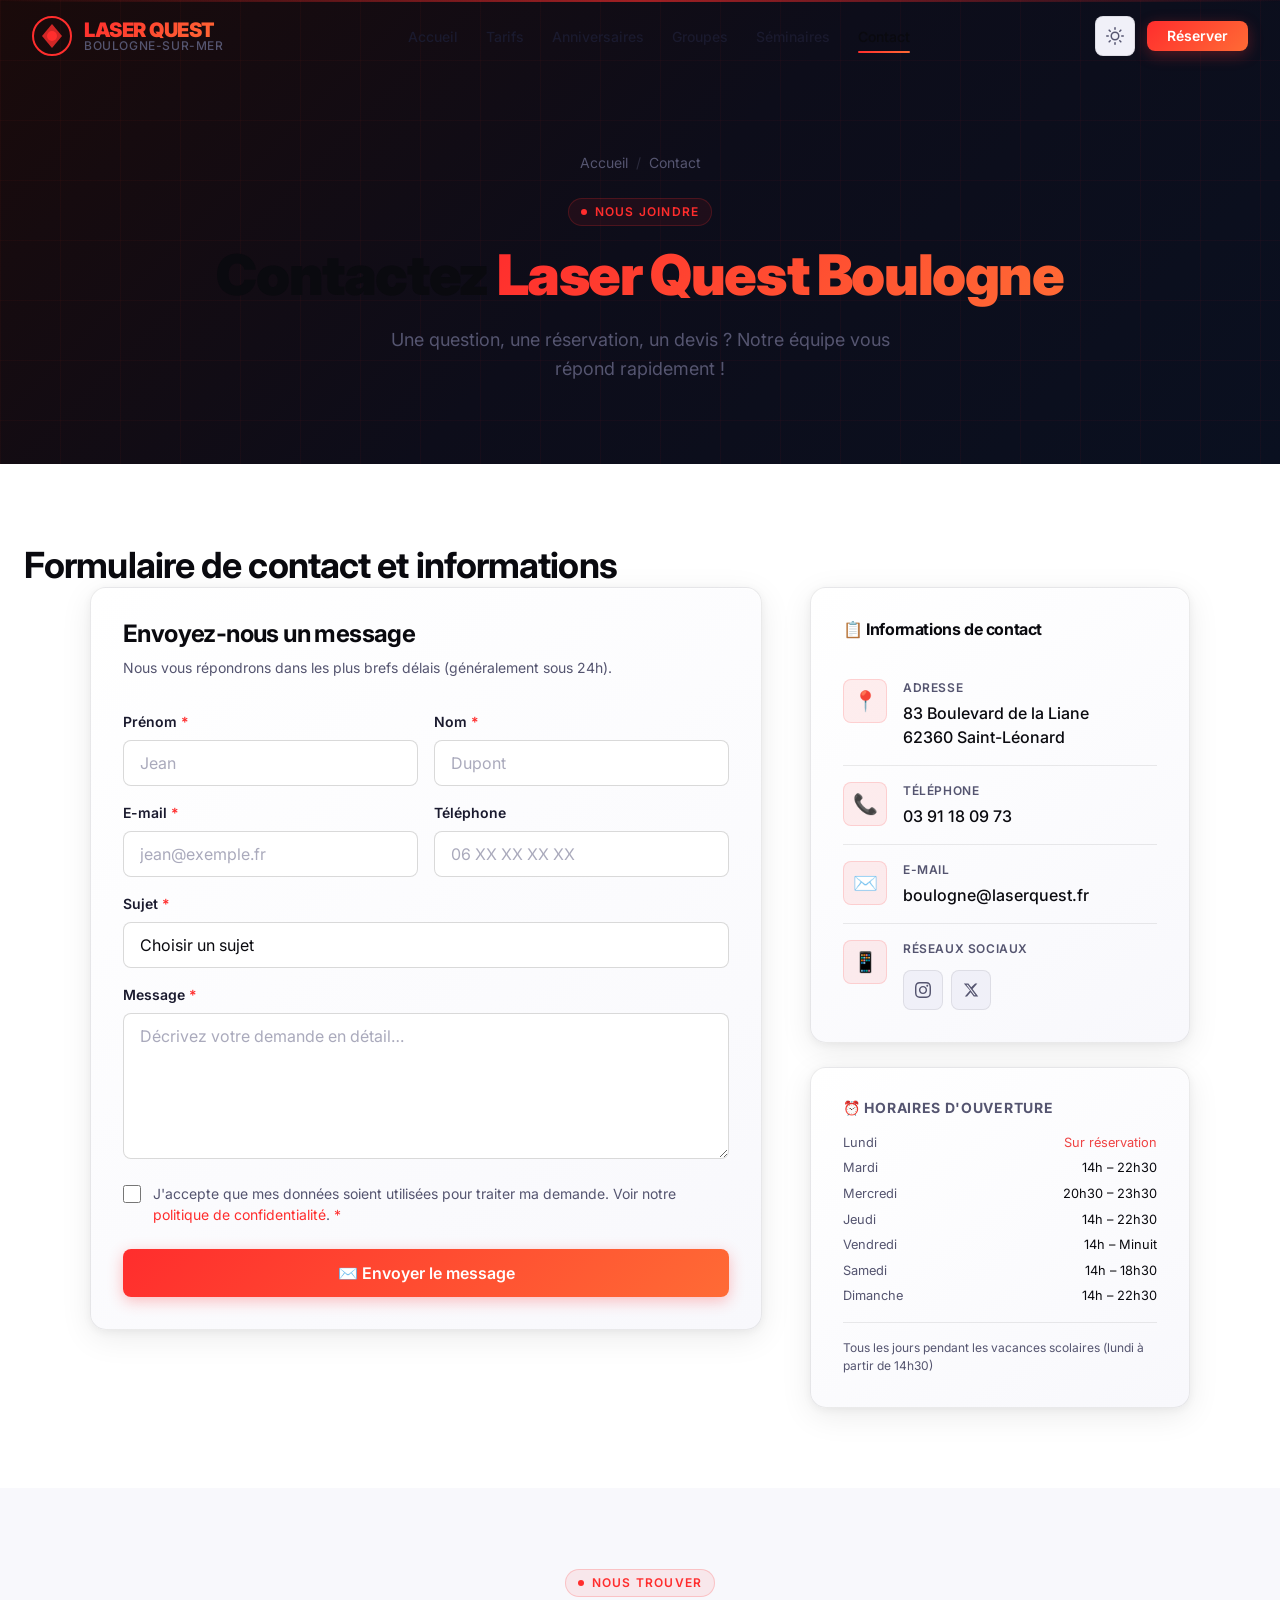
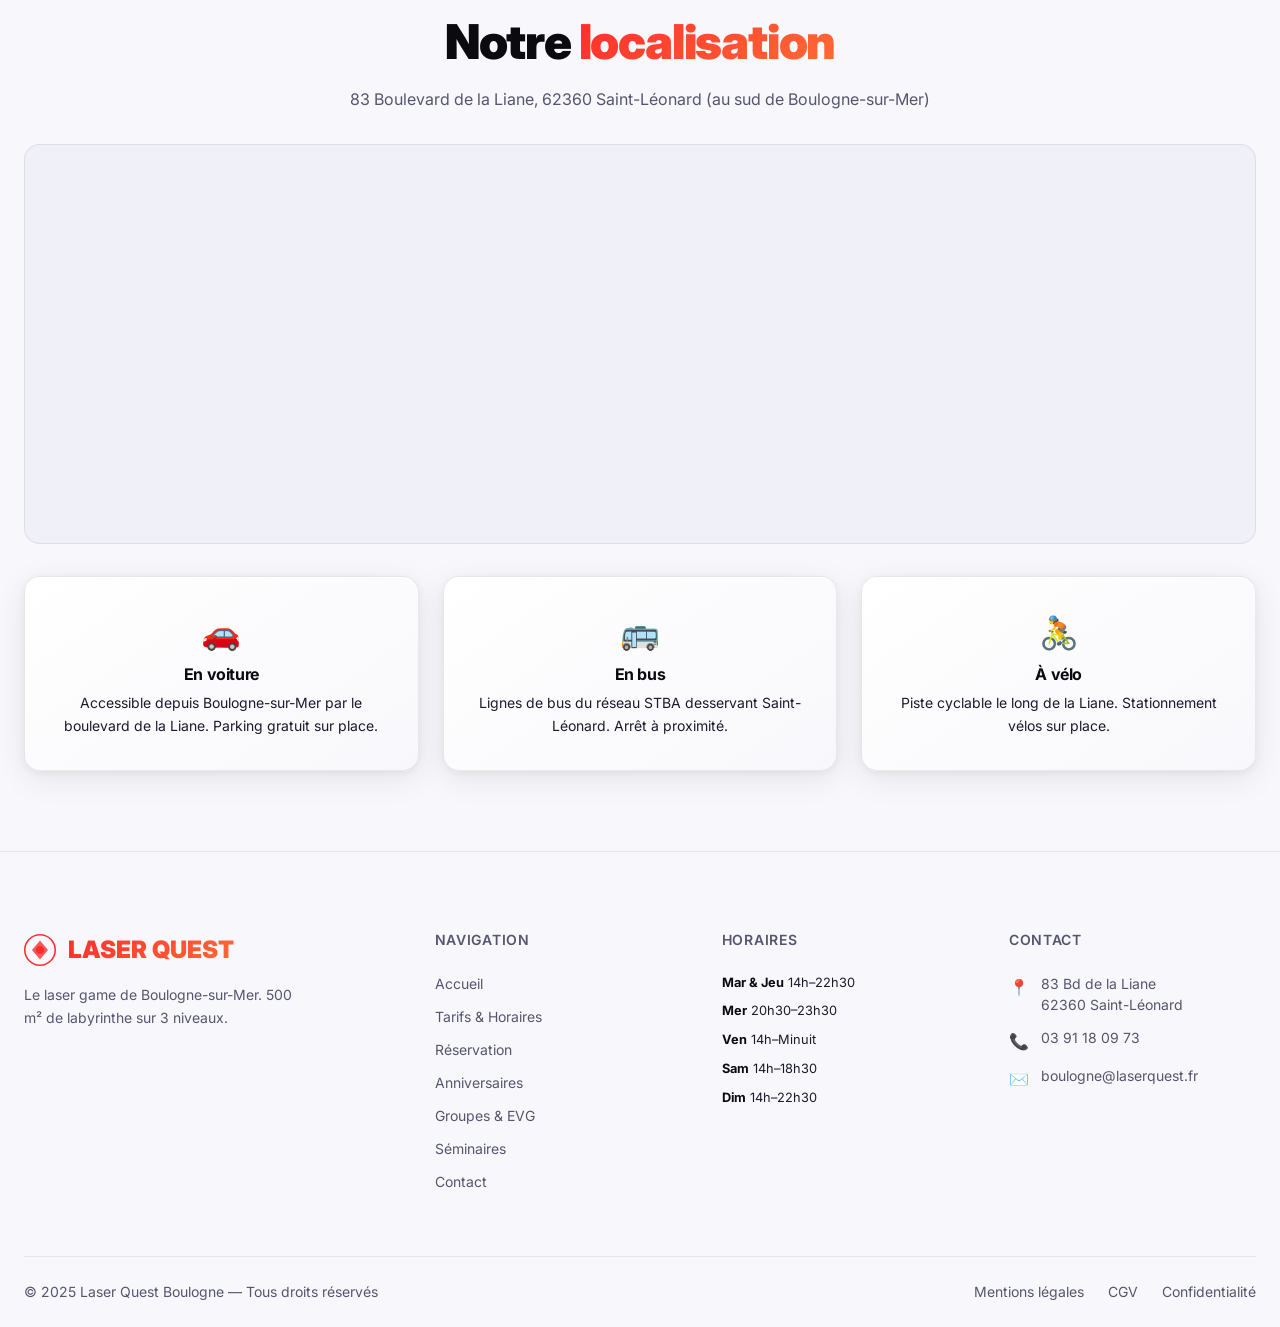
<file: contact.html>
<!DOCTYPE html>
<html lang="fr" data-theme="dark">
<head>
  <meta charset="UTF-8" />
  <meta name="viewport" content="width=device-width, initial-scale=1.0" />
  <title>Contact — Laser Quest Boulogne</title>
  <meta name="description" content="Contactez le Laser Quest Boulogne : 83 Bd de la Liane, Saint-Léonard. Tél : 03 91 18 09 73. Email : boulogne@laserquest.fr. Formulaire de contact en ligne." />
  <meta name="robots" content="index, follow" />
  <link rel="canonical" href="https://boulogne.laserquest.fr/contact" />
  <link rel="icon" type="image/svg+xml" href="assets/icons/favicon.svg" />
  <link rel="preconnect" href="https://fonts.googleapis.com" />
  <link rel="preconnect" href="https://fonts.gstatic.com" crossorigin />
  <link href="https://fonts.googleapis.com/css2?family=Inter:wght@400;500;600;700;800;900&display=swap" rel="stylesheet" />
  <link rel="stylesheet" href="css/tokens.css" />
  <link rel="stylesheet" href="css/animations.css" />
  <link rel="stylesheet" href="css/style.css" />
  <link rel="stylesheet" href="css/responsive.css" />
  <script src="js/theme-toggle.js"></script>
  <script type="application/ld+json">
  {
    "@context": "https://schema.org",
    "@type": "ContactPage",
    "name": "Contact Laser Quest Boulogne",
    "url": "https://boulogne.laserquest.fr/contact",
    "mainEntity": {
      "@type": "EntertainmentBusiness",
      "name": "Laser Quest Boulogne",
      "telephone": "+33391180973",
      "email": "boulogne@laserquest.fr",
      "address": {
        "@type": "PostalAddress",
        "streetAddress": "83 Boulevard de la Liane",
        "addressLocality": "Saint-Léonard",
        "postalCode": "62360",
        "addressCountry": "FR"
      }
    }
  }
  </script>
</head>
<body>

  <div class="scan-line" aria-hidden="true"></div>

  <!-- NAVBAR -->
  <nav class="navbar navbar-transparent" role="navigation" aria-label="Navigation principale">
    <div class="navbar-inner">
      <a href="index.html" class="navbar-logo" aria-label="Laser Quest Boulogne — Accueil">
        <div class="navbar-logo-icon" aria-hidden="true">
          <svg width="40" height="40" viewBox="0 0 40 40" fill="none" xmlns="http://www.w3.org/2000/svg">
            <circle cx="20" cy="20" r="19" stroke="url(#lG7)" stroke-width="2"/>
            <path d="M10 20 L20 8 L30 20 L20 32 Z" fill="url(#lG7)" opacity="0.8"/>
            <circle cx="20" cy="20" r="5" fill="url(#lG7)"/>
            <defs><linearGradient id="lG7" x1="0" y1="0" x2="40" y2="40"><stop offset="0%" stop-color="#ff2d2d"/><stop offset="100%" stop-color="#ff6b35"/></linearGradient></defs>
          </svg>
        </div>
        <div class="navbar-logo-text">
          <span class="navbar-logo-title">LASER QUEST</span>
          <span class="navbar-logo-subtitle">Boulogne-sur-Mer</span>
        </div>
      </a>
      <ul class="navbar-nav" role="list">
        <li><a href="index.html"        class="nav-link">Accueil</a></li>
        <li><a href="tarifs.html"       class="nav-link">Tarifs</a></li>
        <li><a href="anniversaire.html" class="nav-link">Anniversaires</a></li>
        <li><a href="groupes.html"      class="nav-link">Groupes</a></li>
        <li><a href="seminaires.html"   class="nav-link">Séminaires</a></li>
        <li><a href="contact.html"      class="nav-link active">Contact</a></li>
      </ul>
      <div class="navbar-actions">
        <button class="theme-toggle" aria-label="Passer en mode clair">
          <svg class="icon-sun" xmlns="http://www.w3.org/2000/svg" width="18" height="18" viewBox="0 0 24 24" fill="none" stroke="currentColor" stroke-width="2" stroke-linecap="round" stroke-linejoin="round"><circle cx="12" cy="12" r="5"/><line x1="12" y1="1" x2="12" y2="3"/><line x1="12" y1="21" x2="12" y2="23"/><line x1="4.22" y1="4.22" x2="5.64" y2="5.64"/><line x1="18.36" y1="18.36" x2="19.78" y2="19.78"/><line x1="1" y1="12" x2="3" y2="12"/><line x1="21" y1="12" x2="23" y2="12"/><line x1="4.22" y1="19.78" x2="5.64" y2="18.36"/><line x1="18.36" y1="5.64" x2="19.78" y2="4.22"/></svg>
          <svg class="icon-moon" style="display:none" xmlns="http://www.w3.org/2000/svg" width="18" height="18" viewBox="0 0 24 24" fill="none" stroke="currentColor" stroke-width="2" stroke-linecap="round" stroke-linejoin="round"><path d="M21 12.79A9 9 0 1 1 11.21 3 7 7 0 0 0 21 12.79z"/></svg>
        </button>
        <a href="reservation.html" class="btn btn-primary btn-sm">Réserver</a>
      </div>
      <button class="burger" aria-label="Ouvrir le menu" aria-expanded="false">
        <span class="burger-line"></span><span class="burger-line"></span><span class="burger-line"></span>
      </button>
    </div>
  </nav>

  <!-- MOBILE MENU -->
  <div class="mobile-menu" role="dialog" aria-label="Menu mobile">
    <a href="index.html"        class="mobile-nav-link"><span class="nav-icon">🏠</span> Accueil</a>
    <a href="tarifs.html"       class="mobile-nav-link"><span class="nav-icon">💶</span> Tarifs &amp; Horaires</a>
    <a href="anniversaire.html" class="mobile-nav-link"><span class="nav-icon">🎂</span> Anniversaires</a>
    <a href="groupes.html"      class="mobile-nav-link"><span class="nav-icon">👥</span> Groupes</a>
    <a href="seminaires.html"   class="mobile-nav-link"><span class="nav-icon">🏢</span> Séminaires</a>
    <a href="contact.html"      class="mobile-nav-link active"><span class="nav-icon">📍</span> Contact</a>
    <div class="mobile-menu-divider"></div>
    <a href="reservation.html"  class="btn btn-primary mobile-menu-cta">🎯 Réserver maintenant</a>
  </div>

  <!-- PAGE HERO -->
  <header class="page-hero">
    <div class="container page-hero-content">
      <nav class="breadcrumb" aria-label="Fil d'Ariane">
        <a href="index.html">Accueil</a>
        <span class="breadcrumb-sep">/</span>
        <span aria-current="page">Contact</span>
      </nav>
      <div class="section-label" style="margin:0 auto 1rem">Nous joindre</div>
      <h1 style="font-size:clamp(2rem,5vw,3.5rem);font-weight:900;margin-bottom:1rem">
        Contactez <span class="text-gradient">Laser Quest Boulogne</span>
      </h1>
      <p style="font-size:1.125rem;color:var(--color-text-muted);max-width:500px;margin:0 auto">
        Une question, une réservation, un devis ? Notre équipe vous répond rapidement !
      </p>
    </div>
  </header>

  <!-- CONTACT SECTION -->
  <section class="section section-dark" aria-labelledby="contact-section-title">
    <div class="container">
      <h2 id="contact-section-title" class="sr-only">Formulaire de contact et informations</h2>
      <div style="display:grid;grid-template-columns:1fr 380px;gap:3rem;align-items:start;max-width:1100px;margin:0 auto">

        <!-- Contact Form -->
        <div class="card reveal">
          <h2 style="font-size:1.5rem;margin-bottom:0.5rem">Envoyez-nous un message</h2>
          <p style="color:var(--color-text-muted);font-size:0.875rem;margin-bottom:2rem">Nous vous répondrons dans les plus brefs délais (généralement sous 24h).</p>

          <form data-validate action="#" method="post" novalidate>
            <div class="form-grid" style="margin-bottom:1rem">
              <div class="form-group">
                <label class="form-label" for="c-prenom">Prénom <span>*</span></label>
                <input class="form-control" type="text" id="c-prenom" name="prenom" placeholder="Jean" required autocomplete="given-name"/>
              </div>
              <div class="form-group">
                <label class="form-label" for="c-nom">Nom <span>*</span></label>
                <input class="form-control" type="text" id="c-nom" name="nom" placeholder="Dupont" required autocomplete="family-name"/>
              </div>
            </div>

            <div class="form-grid" style="margin-bottom:1rem">
              <div class="form-group">
                <label class="form-label" for="c-email">E-mail <span>*</span></label>
                <input class="form-control" type="email" id="c-email" name="email" placeholder="jean@exemple.fr" required autocomplete="email"/>
              </div>
              <div class="form-group">
                <label class="form-label" for="c-tel">Téléphone</label>
                <input class="form-control" type="tel" id="c-tel" name="telephone" placeholder="06 XX XX XX XX" autocomplete="tel"/>
              </div>
            </div>

            <div class="form-group" style="margin-bottom:1rem">
              <label class="form-label" for="c-sujet">Sujet <span>*</span></label>
              <select class="form-control" id="c-sujet" name="sujet" required>
                <option value="">Choisir un sujet</option>
                <option value="reservation">Réservation</option>
                <option value="anniversaire">Anniversaire enfant</option>
                <option value="groupe">Groupe / EVG / EVJF</option>
                <option value="seminaire">Séminaire / Team Building</option>
                <option value="laserroad">Laser Road</option>
                <option value="info">Informations générales</option>
                <option value="autre">Autre</option>
              </select>
            </div>

            <div class="form-group" style="margin-bottom:1.5rem">
              <label class="form-label" for="c-message">Message <span>*</span></label>
              <textarea class="form-control" id="c-message" name="message" rows="6" placeholder="Décrivez votre demande en détail…" required></textarea>
            </div>

            <div style="display:flex;align-items:flex-start;gap:0.75rem;margin-bottom:1.5rem">
              <input type="checkbox" id="c-consent" name="consent" required style="width:18px;height:18px;margin-top:2px;accent-color:var(--color-accent-red);flex-shrink:0"/>
              <label for="c-consent" style="font-size:0.875rem;color:var(--color-text-muted);cursor:pointer">
                J'accepte que mes données soient utilisées pour traiter ma demande. Voir notre <a href="mentions-legales.html#confidentialite">politique de confidentialité</a>. <span style="color:var(--color-accent-red)">*</span>
              </label>
            </div>

            <button type="submit" class="btn btn-primary" style="width:100%;font-size:1rem;padding:1rem">
              ✉️ Envoyer le message
            </button>
          </form>
        </div>

        <!-- Contact Info -->
        <div style="display:flex;flex-direction:column;gap:1.5rem">

          <div class="contact-info-card reveal" style="transition-delay:0.2s">
            <h3 style="font-size:1rem;font-weight:700;margin-bottom:1.5rem;color:var(--color-text-primary)">
              📋 Informations de contact
            </h3>
            <div class="contact-item">
              <div class="contact-icon" aria-hidden="true">📍</div>
              <div class="contact-text">
                <span class="contact-label">Adresse</span>
                <span class="contact-value">83 Boulevard de la Liane<br/>62360 Saint-Léonard</span>
              </div>
            </div>
            <div class="contact-item">
              <div class="contact-icon" aria-hidden="true">📞</div>
              <div class="contact-text">
                <span class="contact-label">Téléphone</span>
                <a href="tel:0391180973" class="contact-value">03 91 18 09 73</a>
              </div>
            </div>
            <div class="contact-item">
              <div class="contact-icon" aria-hidden="true">✉️</div>
              <div class="contact-text">
                <span class="contact-label">E-mail</span>
                <a href="mailto:boulogne@laserquest.fr" class="contact-value">boulogne@laserquest.fr</a>
              </div>
            </div>
            <div class="contact-item" style="border-bottom:none;padding-bottom:0">
              <div class="contact-icon" aria-hidden="true">📱</div>
              <div class="contact-text">
                <span class="contact-label">Réseaux sociaux</span>
                <div style="display:flex;gap:0.5rem;margin-top:0.5rem">
                  <a href="https://www.instagram.com/laserquest.boulogne/" class="social-link" aria-label="Instagram" target="_blank" rel="noopener noreferrer"><svg width="16" height="16" viewBox="0 0 24 24" fill="currentColor"><path d="M12 2.163c3.204 0 3.584.012 4.85.07 3.252.148 4.771 1.691 4.919 4.919.058 1.265.069 1.645.069 4.849 0 3.205-.012 3.584-.069 4.849-.149 3.225-1.664 4.771-4.919 4.919-1.266.058-1.644.07-4.85.07-3.204 0-3.584-.012-4.849-.07-3.26-.149-4.771-1.699-4.919-4.92-.058-1.265-.07-1.644-.07-4.849 0-3.204.013-3.583.07-4.849.149-3.227 1.664-4.771 4.919-4.919 1.266-.057 1.645-.069 4.849-.069zm0-2.163c-3.259 0-3.667.014-4.947.072-4.358.2-6.78 2.618-6.98 6.98-.059 1.281-.073 1.689-.073 4.948 0 3.259.014 3.668.072 4.948.2 4.358 2.618 6.78 6.98 6.98 1.281.058 1.689.072 4.948.072 3.259 0 3.668-.014 4.948-.072 4.354-.2 6.782-2.618 6.979-6.98.059-1.28.073-1.689.073-4.948 0-3.259-.014-3.667-.072-4.947-.196-4.354-2.617-6.78-6.979-6.98-1.281-.059-1.69-.073-4.949-.073zm0 5.838c-3.403 0-6.162 2.759-6.162 6.162s2.759 6.163 6.162 6.163 6.162-2.759 6.162-6.163c0-3.403-2.759-6.162-6.162-6.162zm0 10.162c-2.209 0-4-1.79-4-4 0-2.209 1.791-4 4-4s4 1.791 4 4c0 2.21-1.791 4-4 4zm6.406-11.845c-.796 0-1.441.645-1.441 1.44s.645 1.44 1.441 1.44c.795 0 1.439-.645 1.439-1.44s-.644-1.44-1.439-1.44z"/></svg></a>
                  <a href="https://twitter.com/boulognelaser" class="social-link" aria-label="Twitter/X" target="_blank" rel="noopener noreferrer"><svg width="16" height="16" viewBox="0 0 24 24" fill="currentColor"><path d="M18.244 2.25h3.308l-7.227 8.26 8.502 11.24H16.17l-4.714-6.231-5.401 6.231H2.744l7.73-8.835L1.254 2.25H8.08l4.253 5.622zm-1.161 17.52h1.833L7.084 4.126H5.117z"/></svg></a>
                </div>
              </div>
            </div>
          </div>

          <!-- Hours -->
          <div class="card reveal" style="transition-delay:0.3s">
            <h3 style="font-size:0.875rem;font-weight:700;text-transform:uppercase;letter-spacing:0.05em;color:var(--color-text-muted);margin-bottom:1rem">
              ⏰ Horaires d'ouverture
            </h3>
            <div style="display:flex;flex-direction:column;gap:0.4rem;font-size:0.8rem">
              <div style="display:flex;justify-content:space-between"><span style="color:var(--color-text-muted)">Lundi</span><span style="color:var(--color-error)">Sur réservation</span></div>
              <div style="display:flex;justify-content:space-between"><span style="color:var(--color-text-muted)">Mardi</span><span>14h – 22h30</span></div>
              <div style="display:flex;justify-content:space-between"><span style="color:var(--color-text-muted)">Mercredi</span><span>20h30 – 23h30</span></div>
              <div style="display:flex;justify-content:space-between"><span style="color:var(--color-text-muted)">Jeudi</span><span>14h – 22h30</span></div>
              <div style="display:flex;justify-content:space-between"><span style="color:var(--color-text-muted)">Vendredi</span><span>14h – Minuit</span></div>
              <div style="display:flex;justify-content:space-between"><span style="color:var(--color-text-muted)">Samedi</span><span>14h – 18h30</span></div>
              <div style="display:flex;justify-content:space-between"><span style="color:var(--color-text-muted)">Dimanche</span><span>14h – 22h30</span></div>
            </div>
            <div style="margin-top:1rem;padding-top:1rem;border-top:1px solid var(--color-border);font-size:0.75rem;color:var(--color-text-muted)">
              Tous les jours pendant les vacances scolaires (lundi à partir de 14h30)
            </div>
          </div>

        </div>

      </div>
    </div>
  </section>

  <!-- MAP -->
  <section class="section" aria-labelledby="map-title">
    <div class="container">
      <div class="text-center reveal" style="margin-bottom:2rem">
        <div class="section-label">Nous trouver</div>
        <h2 id="map-title" class="section-title">
          Notre <span class="text-gradient">localisation</span>
        </h2>
        <p style="color:var(--color-text-muted)">83 Boulevard de la Liane, 62360 Saint-Léonard (au sud de Boulogne-sur-Mer)</p>
      </div>

      <div class="map-wrapper reveal">
        <iframe
          src="https://www.openstreetmap.org/export/embed.html?bbox=1.5900%2C50.6700%2C1.6200%2C50.6900&amp;layer=mapnik&amp;marker=50.6806%2C1.6060"
          title="Localisation du Laser Quest Boulogne — 83 Bd de la Liane, Saint-Léonard"
          loading="lazy"
          allowfullscreen
        ></iframe>
      </div>

      <div class="grid grid-3" style="gap:1.5rem;margin-top:2rem">
        <div class="card reveal delay-100" style="text-align:center">
          <div style="font-size:2rem;margin-bottom:0.5rem" aria-hidden="true">🚗</div>
          <h3 style="font-size:1rem;margin-bottom:0.5rem">En voiture</h3>
          <p style="font-size:0.875rem">Accessible depuis Boulogne-sur-Mer par le boulevard de la Liane. Parking gratuit sur place.</p>
        </div>
        <div class="card reveal delay-200" style="text-align:center">
          <div style="font-size:2rem;margin-bottom:0.5rem" aria-hidden="true">🚌</div>
          <h3 style="font-size:1rem;margin-bottom:0.5rem">En bus</h3>
          <p style="font-size:0.875rem">Lignes de bus du réseau STBA desservant Saint-Léonard. Arrêt à proximité.</p>
        </div>
        <div class="card reveal delay-300" style="text-align:center">
          <div style="font-size:2rem;margin-bottom:0.5rem" aria-hidden="true">🚴</div>
          <h3 style="font-size:1rem;margin-bottom:0.5rem">À vélo</h3>
          <p style="font-size:0.875rem">Piste cyclable le long de la Liane. Stationnement vélos sur place.</p>
        </div>
      </div>
    </div>
  </section>

  <!-- FOOTER -->
  <footer class="footer" role="contentinfo">
    <div class="container">
      <div class="footer-top">
        <div class="footer-brand">
          <a href="index.html" class="footer-logo">
            <svg width="32" height="32" viewBox="0 0 40 40" fill="none" xmlns="http://www.w3.org/2000/svg" aria-hidden="true"><circle cx="20" cy="20" r="19" stroke="url(#fLG7)" stroke-width="2"/><path d="M10 20 L20 8 L30 20 L20 32 Z" fill="url(#fLG7)" opacity="0.8"/><circle cx="20" cy="20" r="5" fill="url(#fLG7)"/><defs><linearGradient id="fLG7" x1="0" y1="0" x2="40" y2="40"><stop offset="0%" stop-color="#ff2d2d"/><stop offset="100%" stop-color="#ff6b35"/></linearGradient></defs></svg>
            <span class="footer-logo-title">LASER QUEST</span>
          </a>
          <p>Le laser game de Boulogne-sur-Mer. 500 m² de labyrinthe sur 3 niveaux.</p>
        </div>
        <div class="footer-col">
          <h4>Navigation</h4>
          <ul class="footer-links">
            <li><a href="index.html">Accueil</a></li>
            <li><a href="tarifs.html">Tarifs &amp; Horaires</a></li>
            <li><a href="reservation.html">Réservation</a></li>
            <li><a href="anniversaire.html">Anniversaires</a></li>
            <li><a href="groupes.html">Groupes &amp; EVG</a></li>
            <li><a href="seminaires.html">Séminaires</a></li>
            <li><a href="contact.html">Contact</a></li>
          </ul>
        </div>
        <div class="footer-col">
          <h4>Horaires</h4>
          <div style="font-size:0.8rem;color:var(--color-text-muted)">
            <p style="margin-bottom:0.5rem"><strong style="color:var(--color-text-primary)">Mar &amp; Jeu</strong> 14h–22h30</p>
            <p style="margin-bottom:0.5rem"><strong style="color:var(--color-text-primary)">Mer</strong> 20h30–23h30</p>
            <p style="margin-bottom:0.5rem"><strong style="color:var(--color-text-primary)">Ven</strong> 14h–Minuit</p>
            <p style="margin-bottom:0.5rem"><strong style="color:var(--color-text-primary)">Sam</strong> 14h–18h30</p>
            <p style="margin-bottom:0.5rem"><strong style="color:var(--color-text-primary)">Dim</strong> 14h–22h30</p>
          </div>
        </div>
        <div class="footer-col">
          <h4>Contact</h4>
          <div class="footer-contact-item"><span class="icon">📍</span><span>83 Bd de la Liane<br/>62360 Saint-Léonard</span></div>
          <div class="footer-contact-item"><span class="icon">📞</span><a href="tel:0391180973" style="color:inherit;text-decoration:none">03 91 18 09 73</a></div>
          <div class="footer-contact-item"><span class="icon">✉️</span><a href="mailto:boulogne@laserquest.fr" style="color:inherit;text-decoration:none">boulogne@laserquest.fr</a></div>
        </div>
      </div>
      <div class="footer-bottom">
        <p class="footer-copyright">© 2025 Laser Quest Boulogne — Tous droits réservés</p>
        <nav class="footer-legal"><a href="mentions-legales.html">Mentions légales</a><a href="mentions-legales.html#cgv">CGV</a><a href="mentions-legales.html#confidentialite">Confidentialité</a></nav>
      </div>
    </div>
  </footer>

  <button class="back-to-top" aria-label="Retour en haut de page">↑</button>
  <script src="js/menu.js"></script>
  <script src="js/main.js"></script>
</body>
</html>
</file>
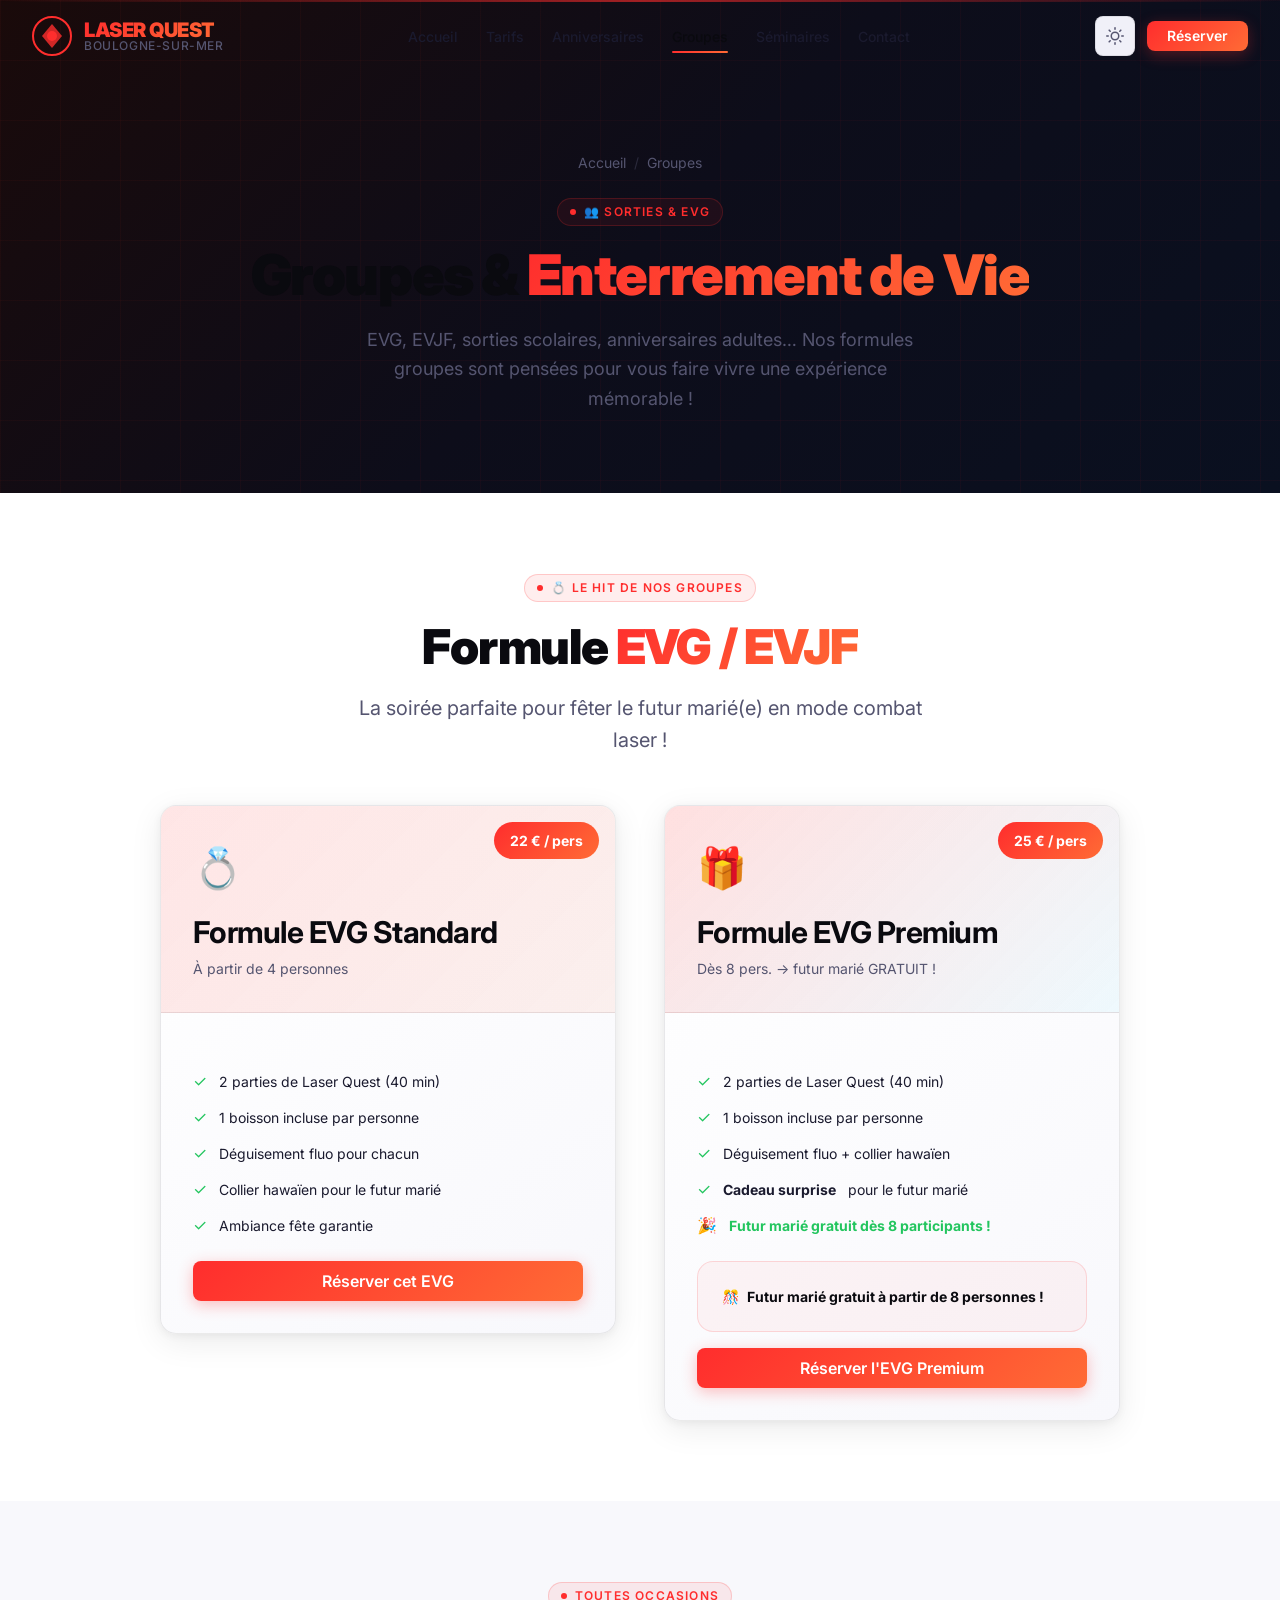
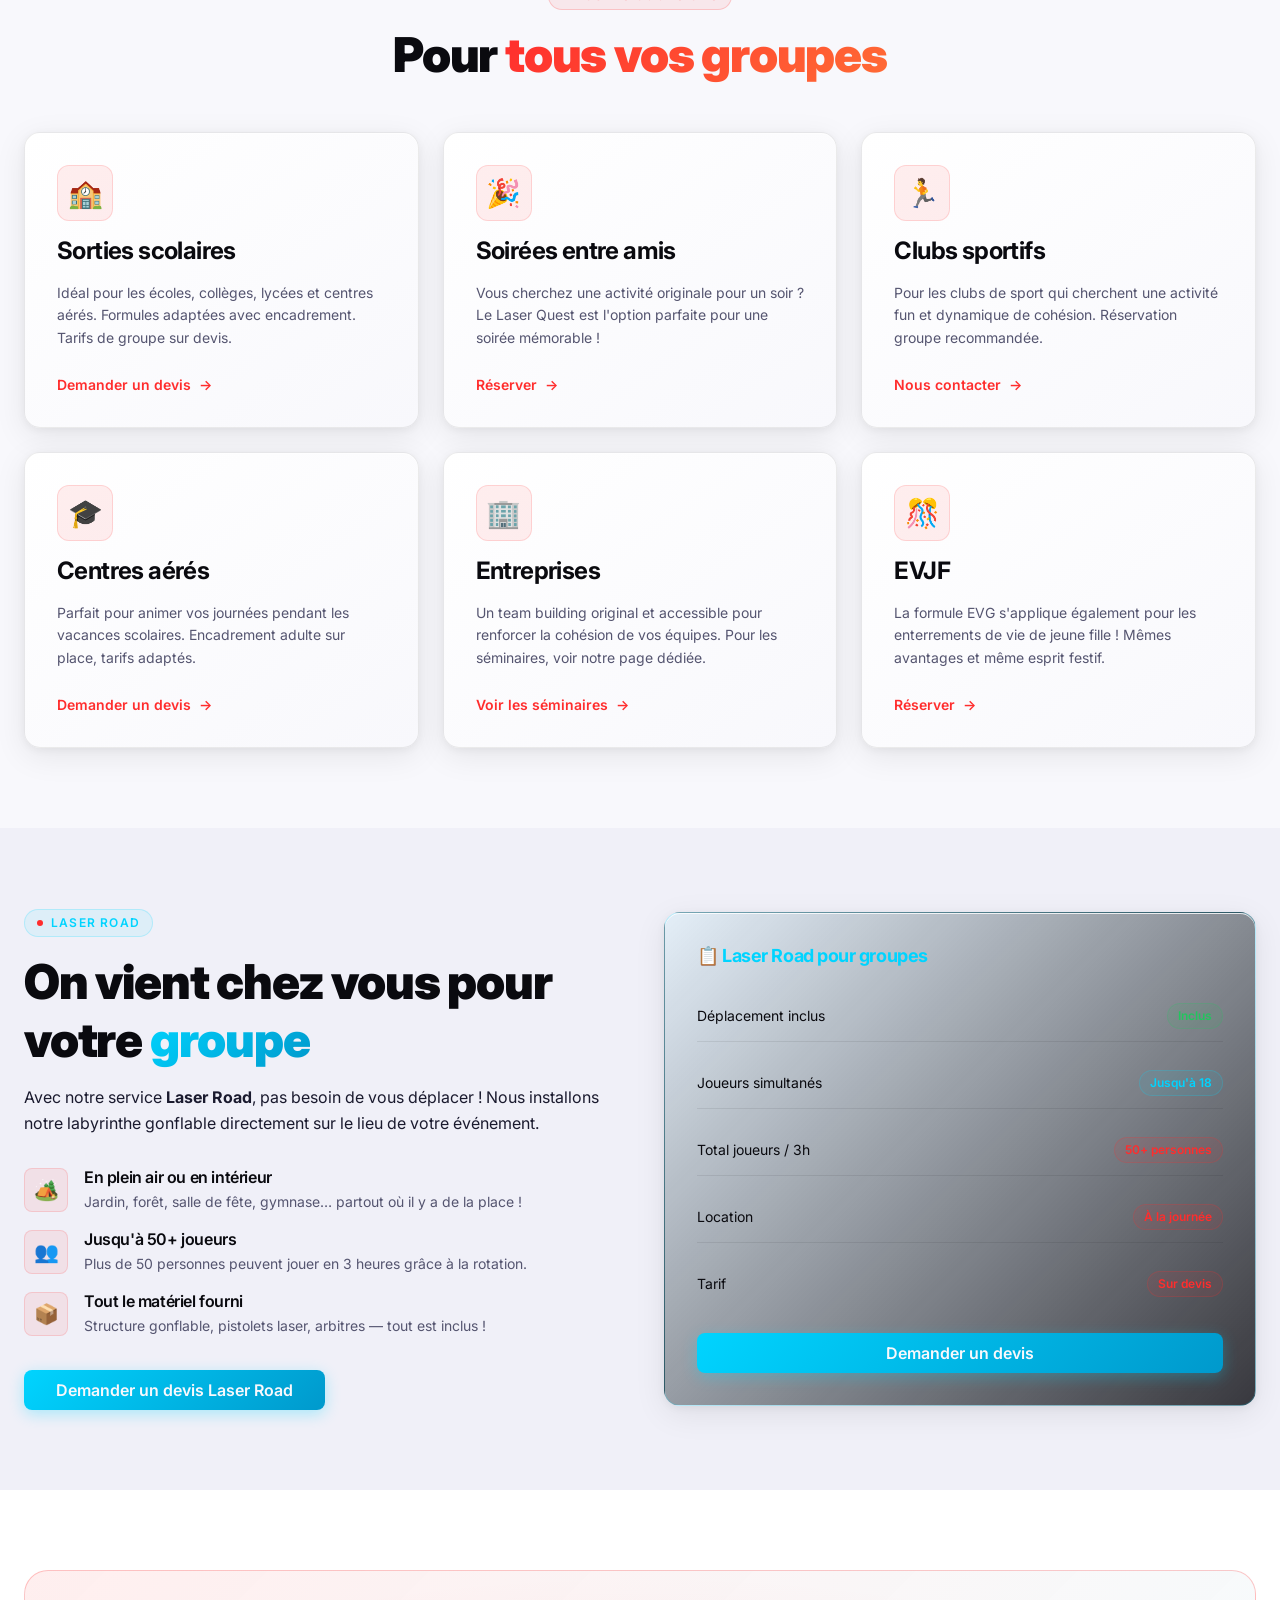
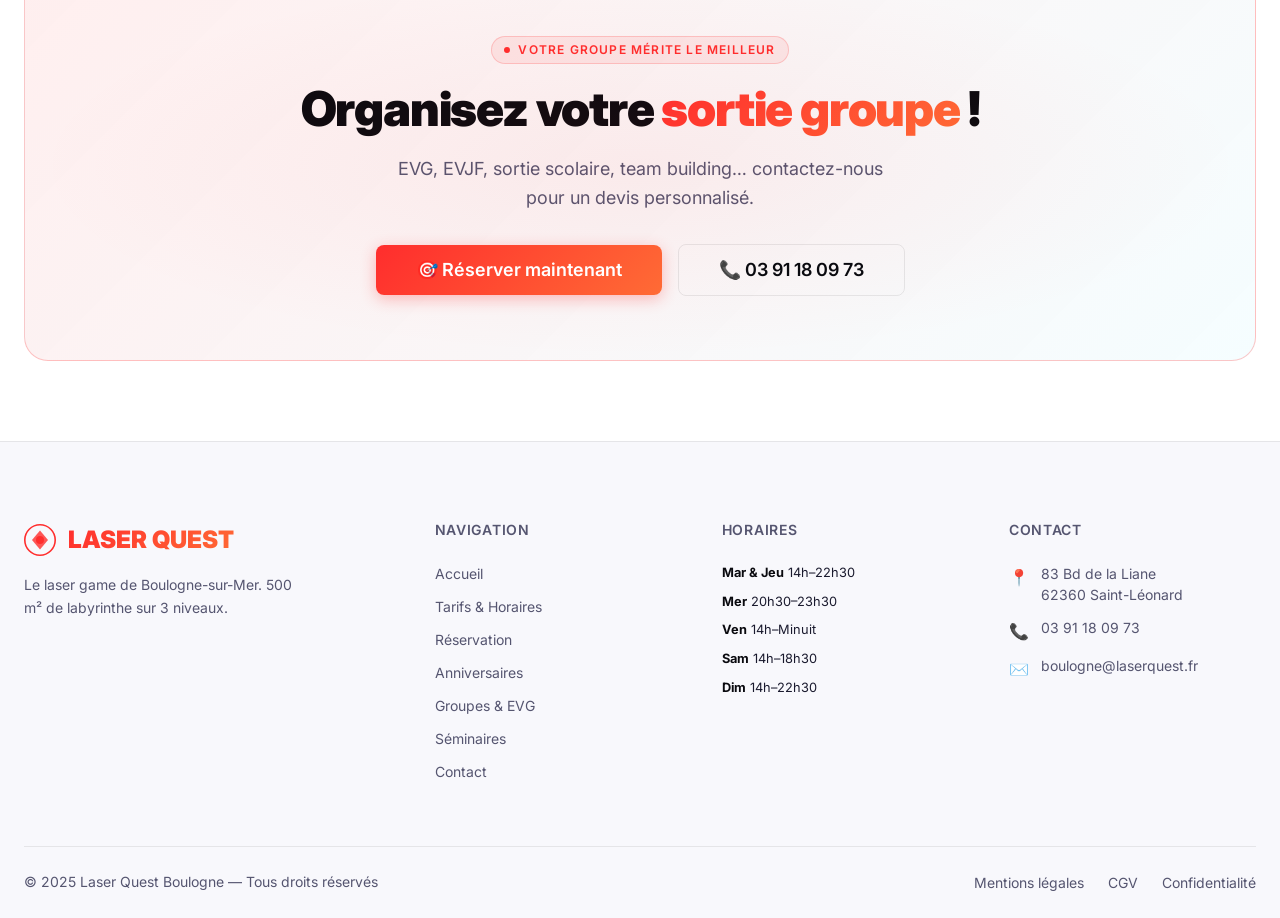
<file: groupes.html>
<!DOCTYPE html>
<html lang="fr" data-theme="dark">
<head>
  <meta charset="UTF-8" />
  <meta name="viewport" content="width=device-width, initial-scale=1.0" />
  <title>Groupes &amp; EVG — Laser Quest Boulogne</title>
  <meta name="description" content="Laser Quest Boulogne pour groupes et EVG : formule 22 €/pers avec 2 parties, boisson, déguisements fluo. Le futur marié gratuit dès 8 personnes !" />
  <meta name="keywords" content="evg laser quest boulogne, enterrement vie garçon laser, groupe laser game boulogne, sortie groupe laser" />
  <meta name="robots" content="index, follow" />
  <link rel="canonical" href="https://boulogne.laserquest.fr/groupes" />
  <link rel="icon" type="image/svg+xml" href="assets/icons/favicon.svg" />
  <link rel="preconnect" href="https://fonts.googleapis.com" />
  <link rel="preconnect" href="https://fonts.gstatic.com" crossorigin />
  <link href="https://fonts.googleapis.com/css2?family=Inter:wght@400;500;600;700;800;900&display=swap" rel="stylesheet" />
  <link rel="stylesheet" href="css/tokens.css" />
  <link rel="stylesheet" href="css/animations.css" />
  <link rel="stylesheet" href="css/style.css" />
  <link rel="stylesheet" href="css/responsive.css" />
  <script src="js/theme-toggle.js"></script>
</head>
<body>

  <div class="scan-line" aria-hidden="true"></div>

  <!-- NAVBAR -->
  <nav class="navbar navbar-transparent" role="navigation" aria-label="Navigation principale">
    <div class="navbar-inner">
      <a href="index.html" class="navbar-logo" aria-label="Laser Quest Boulogne — Accueil">
        <div class="navbar-logo-icon" aria-hidden="true">
          <svg width="40" height="40" viewBox="0 0 40 40" fill="none" xmlns="http://www.w3.org/2000/svg">
            <circle cx="20" cy="20" r="19" stroke="url(#lG5)" stroke-width="2"/>
            <path d="M10 20 L20 8 L30 20 L20 32 Z" fill="url(#lG5)" opacity="0.8"/>
            <circle cx="20" cy="20" r="5" fill="url(#lG5)"/>
            <defs><linearGradient id="lG5" x1="0" y1="0" x2="40" y2="40"><stop offset="0%" stop-color="#ff2d2d"/><stop offset="100%" stop-color="#ff6b35"/></linearGradient></defs>
          </svg>
        </div>
        <div class="navbar-logo-text">
          <span class="navbar-logo-title">LASER QUEST</span>
          <span class="navbar-logo-subtitle">Boulogne-sur-Mer</span>
        </div>
      </a>
      <ul class="navbar-nav" role="list">
        <li><a href="index.html"        class="nav-link">Accueil</a></li>
        <li><a href="tarifs.html"       class="nav-link">Tarifs</a></li>
        <li><a href="anniversaire.html" class="nav-link">Anniversaires</a></li>
        <li><a href="groupes.html"      class="nav-link active">Groupes</a></li>
        <li><a href="seminaires.html"   class="nav-link">Séminaires</a></li>
        <li><a href="contact.html"      class="nav-link">Contact</a></li>
      </ul>
      <div class="navbar-actions">
        <button class="theme-toggle" aria-label="Passer en mode clair">
          <svg class="icon-sun" xmlns="http://www.w3.org/2000/svg" width="18" height="18" viewBox="0 0 24 24" fill="none" stroke="currentColor" stroke-width="2" stroke-linecap="round" stroke-linejoin="round"><circle cx="12" cy="12" r="5"/><line x1="12" y1="1" x2="12" y2="3"/><line x1="12" y1="21" x2="12" y2="23"/><line x1="4.22" y1="4.22" x2="5.64" y2="5.64"/><line x1="18.36" y1="18.36" x2="19.78" y2="19.78"/><line x1="1" y1="12" x2="3" y2="12"/><line x1="21" y1="12" x2="23" y2="12"/><line x1="4.22" y1="19.78" x2="5.64" y2="18.36"/><line x1="18.36" y1="5.64" x2="19.78" y2="4.22"/></svg>
          <svg class="icon-moon" style="display:none" xmlns="http://www.w3.org/2000/svg" width="18" height="18" viewBox="0 0 24 24" fill="none" stroke="currentColor" stroke-width="2" stroke-linecap="round" stroke-linejoin="round"><path d="M21 12.79A9 9 0 1 1 11.21 3 7 7 0 0 0 21 12.79z"/></svg>
        </button>
        <a href="reservation.html" class="btn btn-primary btn-sm">Réserver</a>
      </div>
      <button class="burger" aria-label="Ouvrir le menu" aria-expanded="false">
        <span class="burger-line"></span><span class="burger-line"></span><span class="burger-line"></span>
      </button>
    </div>
  </nav>

  <!-- MOBILE MENU -->
  <div class="mobile-menu" role="dialog" aria-label="Menu mobile">
    <a href="index.html"        class="mobile-nav-link"><span class="nav-icon">🏠</span> Accueil</a>
    <a href="tarifs.html"       class="mobile-nav-link"><span class="nav-icon">💶</span> Tarifs &amp; Horaires</a>
    <a href="anniversaire.html" class="mobile-nav-link"><span class="nav-icon">🎂</span> Anniversaires</a>
    <a href="groupes.html"      class="mobile-nav-link active"><span class="nav-icon">👥</span> Groupes</a>
    <a href="seminaires.html"   class="mobile-nav-link"><span class="nav-icon">🏢</span> Séminaires</a>
    <a href="contact.html"      class="mobile-nav-link"><span class="nav-icon">📍</span> Contact</a>
    <div class="mobile-menu-divider"></div>
    <a href="reservation.html"  class="btn btn-primary mobile-menu-cta">🎯 Réserver maintenant</a>
  </div>

  <!-- PAGE HERO -->
  <header class="page-hero">
    <div class="container page-hero-content">
      <nav class="breadcrumb" aria-label="Fil d'Ariane">
        <a href="index.html">Accueil</a>
        <span class="breadcrumb-sep">/</span>
        <span aria-current="page">Groupes</span>
      </nav>
      <div class="section-label" style="margin:0 auto 1rem">👥 Sorties &amp; EVG</div>
      <h1 style="font-size:clamp(2rem,5vw,3.5rem);font-weight:900;margin-bottom:1rem">
        Groupes &amp; <span class="text-gradient">Enterrement de Vie</span>
      </h1>
      <p style="font-size:1.125rem;color:var(--color-text-muted);max-width:550px;margin:0 auto">
        EVG, EVJF, sorties scolaires, anniversaires adultes… Nos formules groupes sont pensées pour vous faire vivre une expérience mémorable !
      </p>
    </div>
  </header>

  <!-- EVG FORMULA -->
  <section class="section section-dark" aria-labelledby="evg-title">
    <div class="container">
      <div class="text-center reveal" style="margin-bottom:3rem">
        <div class="section-label">💍 Le hit de nos groupes</div>
        <h2 id="evg-title" class="section-title">
          Formule <span class="text-gradient">EVG / EVJF</span>
        </h2>
        <p class="section-subtitle" style="margin:0 auto">La soirée parfaite pour fêter le futur marié(e) en mode combat laser !</p>
      </div>

      <div style="display:grid;grid-template-columns:1fr 1fr;gap:3rem;max-width:960px;margin:0 auto;align-items:start">

        <!-- EVG Standard -->
        <div class="package-card reveal delay-100">
          <div class="package-header">
            <div class="package-price-tag">22 € / pers</div>
            <div class="package-icon" aria-hidden="true">💍</div>
            <h3 class="package-title">Formule EVG Standard</h3>
            <p class="package-subtitle">À partir de 4 personnes</p>
          </div>
          <div class="package-body">
            <ul class="include-list">
              <li class="include-item"><span class="include-icon">✓</span> 2 parties de Laser Quest (40 min)</li>
              <li class="include-item"><span class="include-icon">✓</span> 1 boisson incluse par personne</li>
              <li class="include-item"><span class="include-icon">✓</span> Déguisement fluo pour chacun</li>
              <li class="include-item"><span class="include-icon">✓</span> Collier hawaïen pour le futur marié</li>
              <li class="include-item"><span class="include-icon">✓</span> Ambiance fête garantie</li>
            </ul>
            <a href="reservation.html" class="btn btn-primary" style="width:100%">Réserver cet EVG</a>
          </div>
        </div>

        <!-- EVG Premium -->
        <div class="package-card reveal delay-200">
          <div class="package-header" style="background:linear-gradient(135deg,rgba(255,45,45,0.15),rgba(0,212,255,0.05))">
            <div class="package-price-tag">25 € / pers</div>
            <div class="package-icon" aria-hidden="true">🎁</div>
            <h3 class="package-title">Formule EVG Premium</h3>
            <p class="package-subtitle">Dès 8 pers. → futur marié GRATUIT !</p>
          </div>
          <div class="package-body">
            <ul class="include-list">
              <li class="include-item"><span class="include-icon">✓</span> 2 parties de Laser Quest (40 min)</li>
              <li class="include-item"><span class="include-icon">✓</span> 1 boisson incluse par personne</li>
              <li class="include-item"><span class="include-icon">✓</span> Déguisement fluo + collier hawaïen</li>
              <li class="include-item"><span class="include-icon">✓</span> <strong>Cadeau surprise</strong> pour le futur marié</li>
              <li class="include-item" style="color:var(--color-success)"><span class="include-icon">🎉</span> <strong>Futur marié gratuit dès 8 participants !</strong></li>
            </ul>
            <div class="highlight-box" style="margin-bottom:1rem">
              <div style="display:flex;align-items:center;gap:0.5rem;font-size:0.875rem">
                <span>🎊</span>
                <strong>Futur marié gratuit à partir de 8 personnes !</strong>
              </div>
            </div>
            <a href="reservation.html" class="btn btn-primary" style="width:100%">Réserver l'EVG Premium</a>
          </div>
        </div>

      </div>
    </div>
  </section>

  <!-- OTHER GROUP TYPES -->
  <section class="section" aria-labelledby="types-title">
    <div class="container">
      <div class="text-center reveal" style="margin-bottom:3rem">
        <div class="section-label">Toutes occasions</div>
        <h2 id="types-title" class="section-title">
          Pour <span class="text-gradient">tous vos groupes</span>
        </h2>
      </div>

      <div class="grid grid-3" style="gap:1.5rem">
        <div class="service-card reveal delay-100">
          <div class="service-card-icon" aria-hidden="true">🏫</div>
          <h3>Sorties scolaires</h3>
          <p>Idéal pour les écoles, collèges, lycées et centres aérés. Formules adaptées avec encadrement. Tarifs de groupe sur devis.</p>
          <div class="service-card-link">Demander un devis <span>→</span></div>
        </div>

        <div class="service-card reveal delay-200">
          <div class="service-card-icon" aria-hidden="true">🎉</div>
          <h3>Soirées entre amis</h3>
          <p>Vous cherchez une activité originale pour un soir ? Le Laser Quest est l'option parfaite pour une soirée mémorable !</p>
          <div class="service-card-link">Réserver <span>→</span></div>
        </div>

        <div class="service-card reveal delay-300">
          <div class="service-card-icon" aria-hidden="true">🏃</div>
          <h3>Clubs sportifs</h3>
          <p>Pour les clubs de sport qui cherchent une activité fun et dynamique de cohésion. Réservation groupe recommandée.</p>
          <div class="service-card-link">Nous contacter <span>→</span></div>
        </div>

        <div class="service-card reveal delay-100">
          <div class="service-card-icon" aria-hidden="true">🎓</div>
          <h3>Centres aérés</h3>
          <p>Parfait pour animer vos journées pendant les vacances scolaires. Encadrement adulte sur place, tarifs adaptés.</p>
          <div class="service-card-link">Demander un devis <span>→</span></div>
        </div>

        <div class="service-card reveal delay-200">
          <div class="service-card-icon" aria-hidden="true">🏢</div>
          <h3>Entreprises</h3>
          <p>Un team building original et accessible pour renforcer la cohésion de vos équipes. Pour les séminaires, voir notre page dédiée.</p>
          <a href="seminaires.html" class="service-card-link">Voir les séminaires <span>→</span></a>
        </div>

        <div class="service-card reveal delay-300">
          <div class="service-card-icon" aria-hidden="true">🎊</div>
          <h3>EVJF</h3>
          <p>La formule EVG s'applique également pour les enterrements de vie de jeune fille ! Mêmes avantages et même esprit festif.</p>
          <div class="service-card-link">Réserver <span>→</span></div>
        </div>
      </div>
    </div>
  </section>

  <!-- LASER ROAD FOR GROUPS -->
  <section class="section section-alt" aria-labelledby="lr-group-title">
    <div class="container">
      <div style="display:grid;grid-template-columns:1fr 1fr;gap:3rem;align-items:center">
        <div class="reveal-left">
          <div class="section-label" style="color:var(--color-accent-blue);background:rgba(0,212,255,0.08);border-color:rgba(0,212,255,0.2)">Laser Road</div>
          <h2 id="lr-group-title" class="section-title">
            On vient chez vous pour votre <span class="text-gradient-blue">groupe</span>
          </h2>
          <p style="margin-bottom:1.5rem">
            Avec notre service <strong>Laser Road</strong>, pas besoin de vous déplacer !
            Nous installons notre labyrinthe gonflable directement sur le lieu de votre événement.
          </p>
          <div class="feature-list" style="margin-bottom:2rem">
            <div class="feature-item">
              <div class="feature-icon" aria-hidden="true">🏕️</div>
              <div class="feature-text">
                <h4>En plein air ou en intérieur</h4>
                <p>Jardin, forêt, salle de fête, gymnase… partout où il y a de la place !</p>
              </div>
            </div>
            <div class="feature-item">
              <div class="feature-icon" aria-hidden="true">👥</div>
              <div class="feature-text">
                <h4>Jusqu'à 50+ joueurs</h4>
                <p>Plus de 50 personnes peuvent jouer en 3 heures grâce à la rotation.</p>
              </div>
            </div>
            <div class="feature-item">
              <div class="feature-icon" aria-hidden="true">📦</div>
              <div class="feature-text">
                <h4>Tout le matériel fourni</h4>
                <p>Structure gonflable, pistolets laser, arbitres — tout est inclus !</p>
              </div>
            </div>
          </div>
          <a href="contact.html" class="btn btn-blue">Demander un devis Laser Road</a>
        </div>

        <div class="reveal-right" style="transition-delay:0.2s">
          <div class="card" style="background:linear-gradient(135deg,rgba(0,212,255,0.05),rgba(10,10,15,0.8));border-color:rgba(0,212,255,0.2)">
            <h3 style="font-size:1.125rem;margin-bottom:1.5rem;color:var(--color-accent-blue)">📋 Laser Road pour groupes</h3>
            <div style="display:flex;flex-direction:column;gap:1rem">
              <div style="display:flex;justify-content:space-between;align-items:center;padding:0.75rem 0;border-bottom:1px solid var(--color-border)">
                <span style="font-size:0.875rem">Déplacement inclus</span>
                <span class="tag green">Inclus</span>
              </div>
              <div style="display:flex;justify-content:space-between;align-items:center;padding:0.75rem 0;border-bottom:1px solid var(--color-border)">
                <span style="font-size:0.875rem">Joueurs simultanés</span>
                <span class="tag blue">Jusqu'à 18</span>
              </div>
              <div style="display:flex;justify-content:space-between;align-items:center;padding:0.75rem 0;border-bottom:1px solid var(--color-border)">
                <span style="font-size:0.875rem">Total joueurs / 3h</span>
                <span class="tag">50+ personnes</span>
              </div>
              <div style="display:flex;justify-content:space-between;align-items:center;padding:0.75rem 0;border-bottom:1px solid var(--color-border)">
                <span style="font-size:0.875rem">Location</span>
                <span class="tag">À la journée</span>
              </div>
              <div style="display:flex;justify-content:space-between;align-items:center;padding:0.75rem 0">
                <span style="font-size:0.875rem">Tarif</span>
                <span class="tag">Sur devis</span>
              </div>
            </div>
            <a href="contact.html" class="btn btn-blue" style="width:100%;margin-top:1.5rem">Demander un devis</a>
          </div>
        </div>
      </div>
    </div>
  </section>

  <!-- CTA -->
  <section class="section section-dark">
    <div class="container">
      <div class="cta-banner reveal">
        <div class="section-label" style="margin:0 auto 1rem">Votre groupe mérite le meilleur</div>
        <h2 class="cta-banner-title">Organisez votre <span class="text-gradient">sortie groupe</span> !</h2>
        <p class="cta-banner-subtitle">EVG, EVJF, sortie scolaire, team building… contactez-nous pour un devis personnalisé.</p>
        <div class="cta-banner-actions">
          <a href="reservation.html" class="btn btn-primary btn-lg">🎯 Réserver maintenant</a>
          <a href="tel:0391180973"    class="btn btn-secondary btn-lg">📞 03 91 18 09 73</a>
        </div>
      </div>
    </div>
  </section>

  <!-- FOOTER -->
  <footer class="footer" role="contentinfo">
    <div class="container">
      <div class="footer-top">
        <div class="footer-brand">
          <a href="index.html" class="footer-logo">
            <svg width="32" height="32" viewBox="0 0 40 40" fill="none" xmlns="http://www.w3.org/2000/svg" aria-hidden="true"><circle cx="20" cy="20" r="19" stroke="url(#fLG5)" stroke-width="2"/><path d="M10 20 L20 8 L30 20 L20 32 Z" fill="url(#fLG5)" opacity="0.8"/><circle cx="20" cy="20" r="5" fill="url(#fLG5)"/><defs><linearGradient id="fLG5" x1="0" y1="0" x2="40" y2="40"><stop offset="0%" stop-color="#ff2d2d"/><stop offset="100%" stop-color="#ff6b35"/></linearGradient></defs></svg>
            <span class="footer-logo-title">LASER QUEST</span>
          </a>
          <p>Le laser game de Boulogne-sur-Mer. 500 m² de labyrinthe sur 3 niveaux.</p>
        </div>
        <div class="footer-col">
          <h4>Navigation</h4>
          <ul class="footer-links">
            <li><a href="index.html">Accueil</a></li>
            <li><a href="tarifs.html">Tarifs &amp; Horaires</a></li>
            <li><a href="reservation.html">Réservation</a></li>
            <li><a href="anniversaire.html">Anniversaires</a></li>
            <li><a href="groupes.html">Groupes &amp; EVG</a></li>
            <li><a href="seminaires.html">Séminaires</a></li>
            <li><a href="contact.html">Contact</a></li>
          </ul>
        </div>
        <div class="footer-col">
          <h4>Horaires</h4>
          <div style="font-size:0.8rem;color:var(--color-text-muted)">
            <p style="margin-bottom:0.5rem"><strong style="color:var(--color-text-primary)">Mar &amp; Jeu</strong> 14h–22h30</p>
            <p style="margin-bottom:0.5rem"><strong style="color:var(--color-text-primary)">Mer</strong> 20h30–23h30</p>
            <p style="margin-bottom:0.5rem"><strong style="color:var(--color-text-primary)">Ven</strong> 14h–Minuit</p>
            <p style="margin-bottom:0.5rem"><strong style="color:var(--color-text-primary)">Sam</strong> 14h–18h30</p>
            <p style="margin-bottom:0.5rem"><strong style="color:var(--color-text-primary)">Dim</strong> 14h–22h30</p>
          </div>
        </div>
        <div class="footer-col">
          <h4>Contact</h4>
          <div class="footer-contact-item"><span class="icon">📍</span><span>83 Bd de la Liane<br/>62360 Saint-Léonard</span></div>
          <div class="footer-contact-item"><span class="icon">📞</span><a href="tel:0391180973" style="color:inherit;text-decoration:none">03 91 18 09 73</a></div>
          <div class="footer-contact-item"><span class="icon">✉️</span><a href="mailto:boulogne@laserquest.fr" style="color:inherit;text-decoration:none">boulogne@laserquest.fr</a></div>
        </div>
      </div>
      <div class="footer-bottom">
        <p class="footer-copyright">© 2025 Laser Quest Boulogne — Tous droits réservés</p>
        <nav class="footer-legal"><a href="mentions-legales.html">Mentions légales</a><a href="mentions-legales.html#cgv">CGV</a><a href="mentions-legales.html#confidentialite">Confidentialité</a></nav>
      </div>
    </div>
  </footer>

  <button class="back-to-top" aria-label="Retour en haut de page">↑</button>
  <script src="js/menu.js"></script>
  <script src="js/main.js"></script>
</body>
</html>
</file>
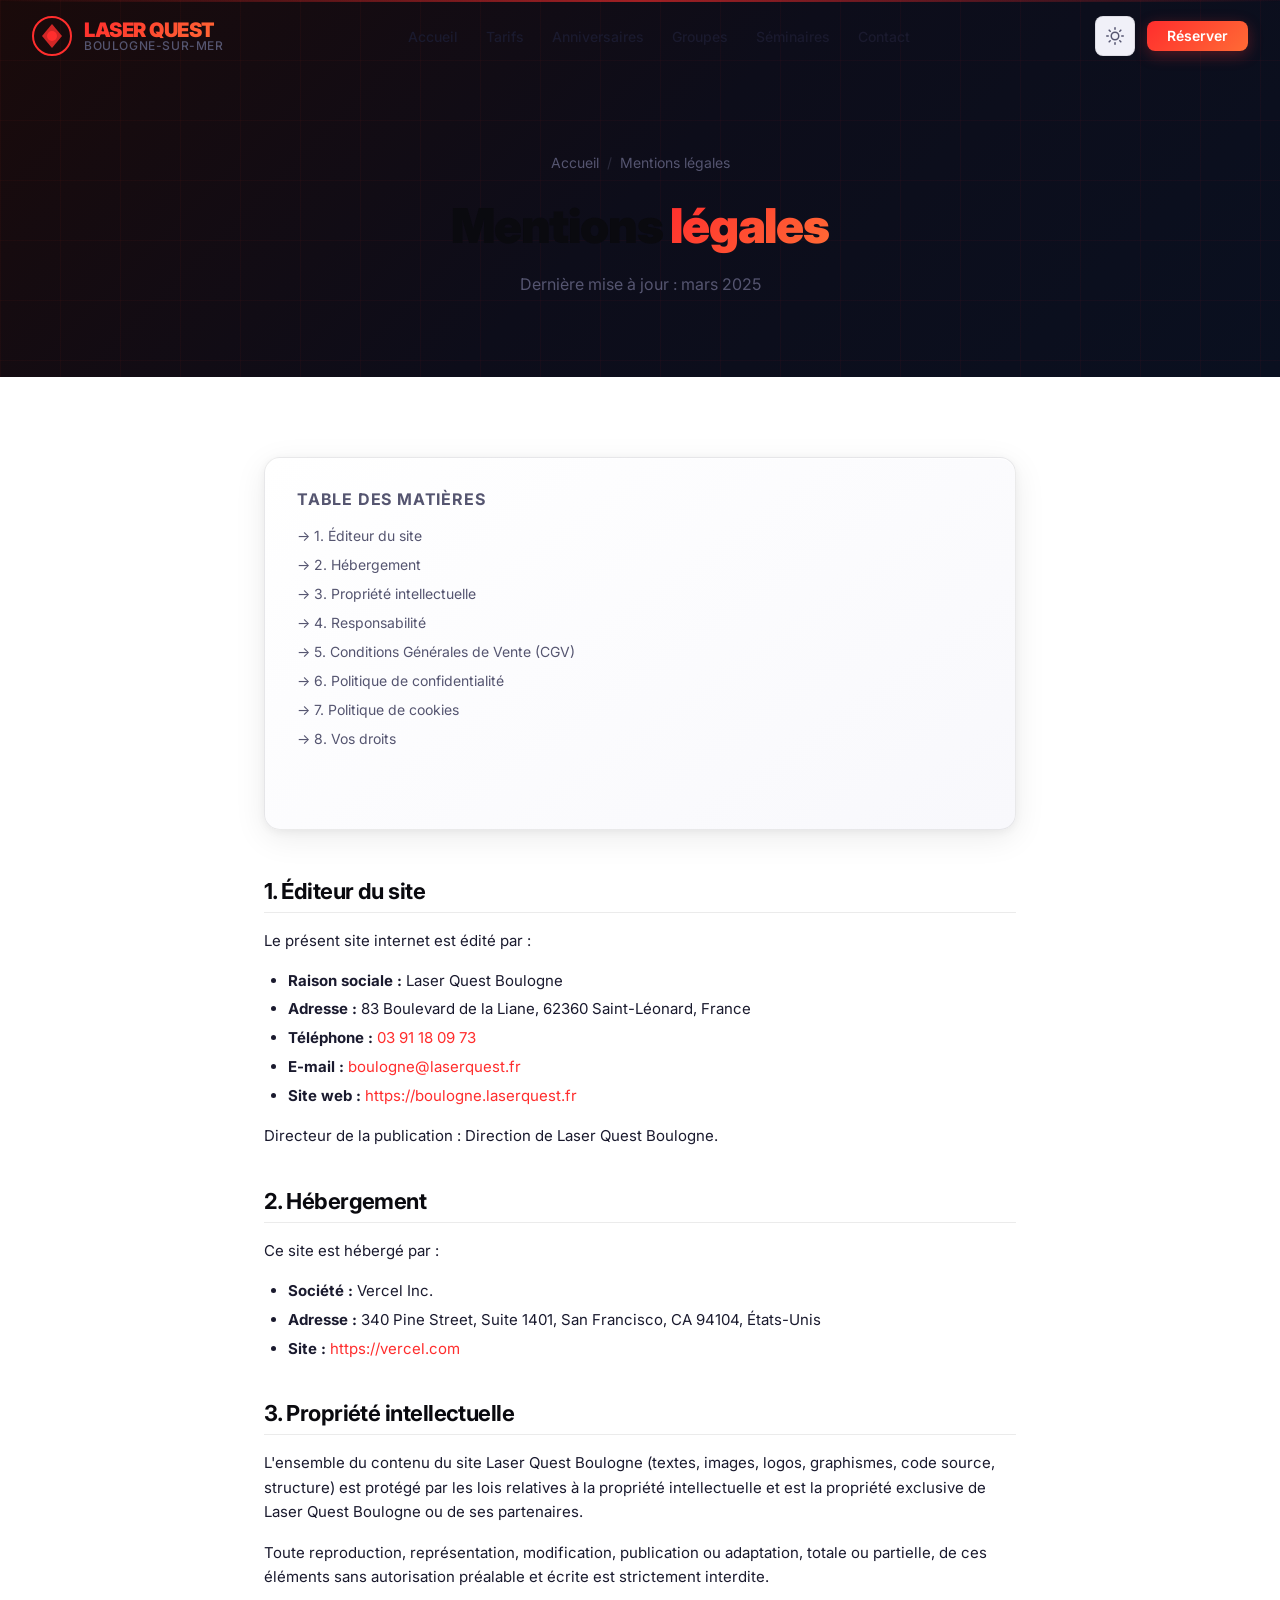
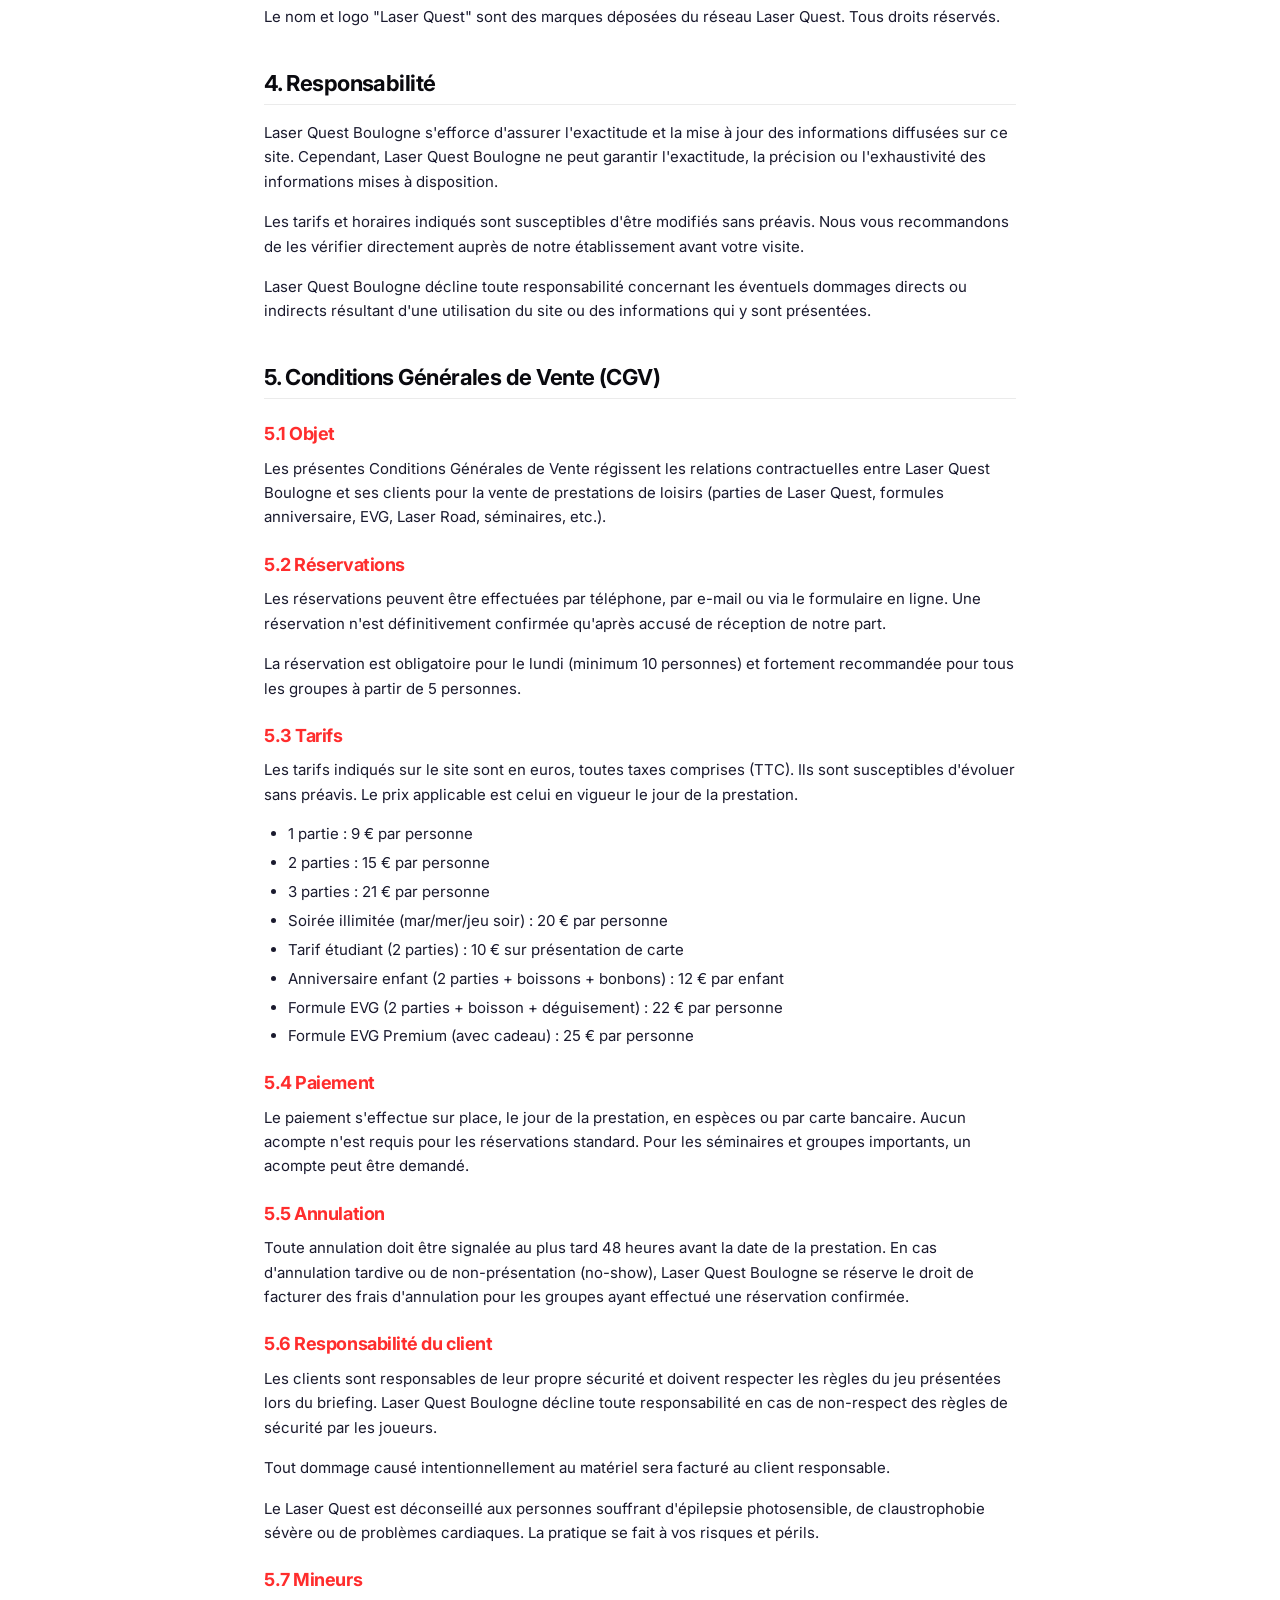
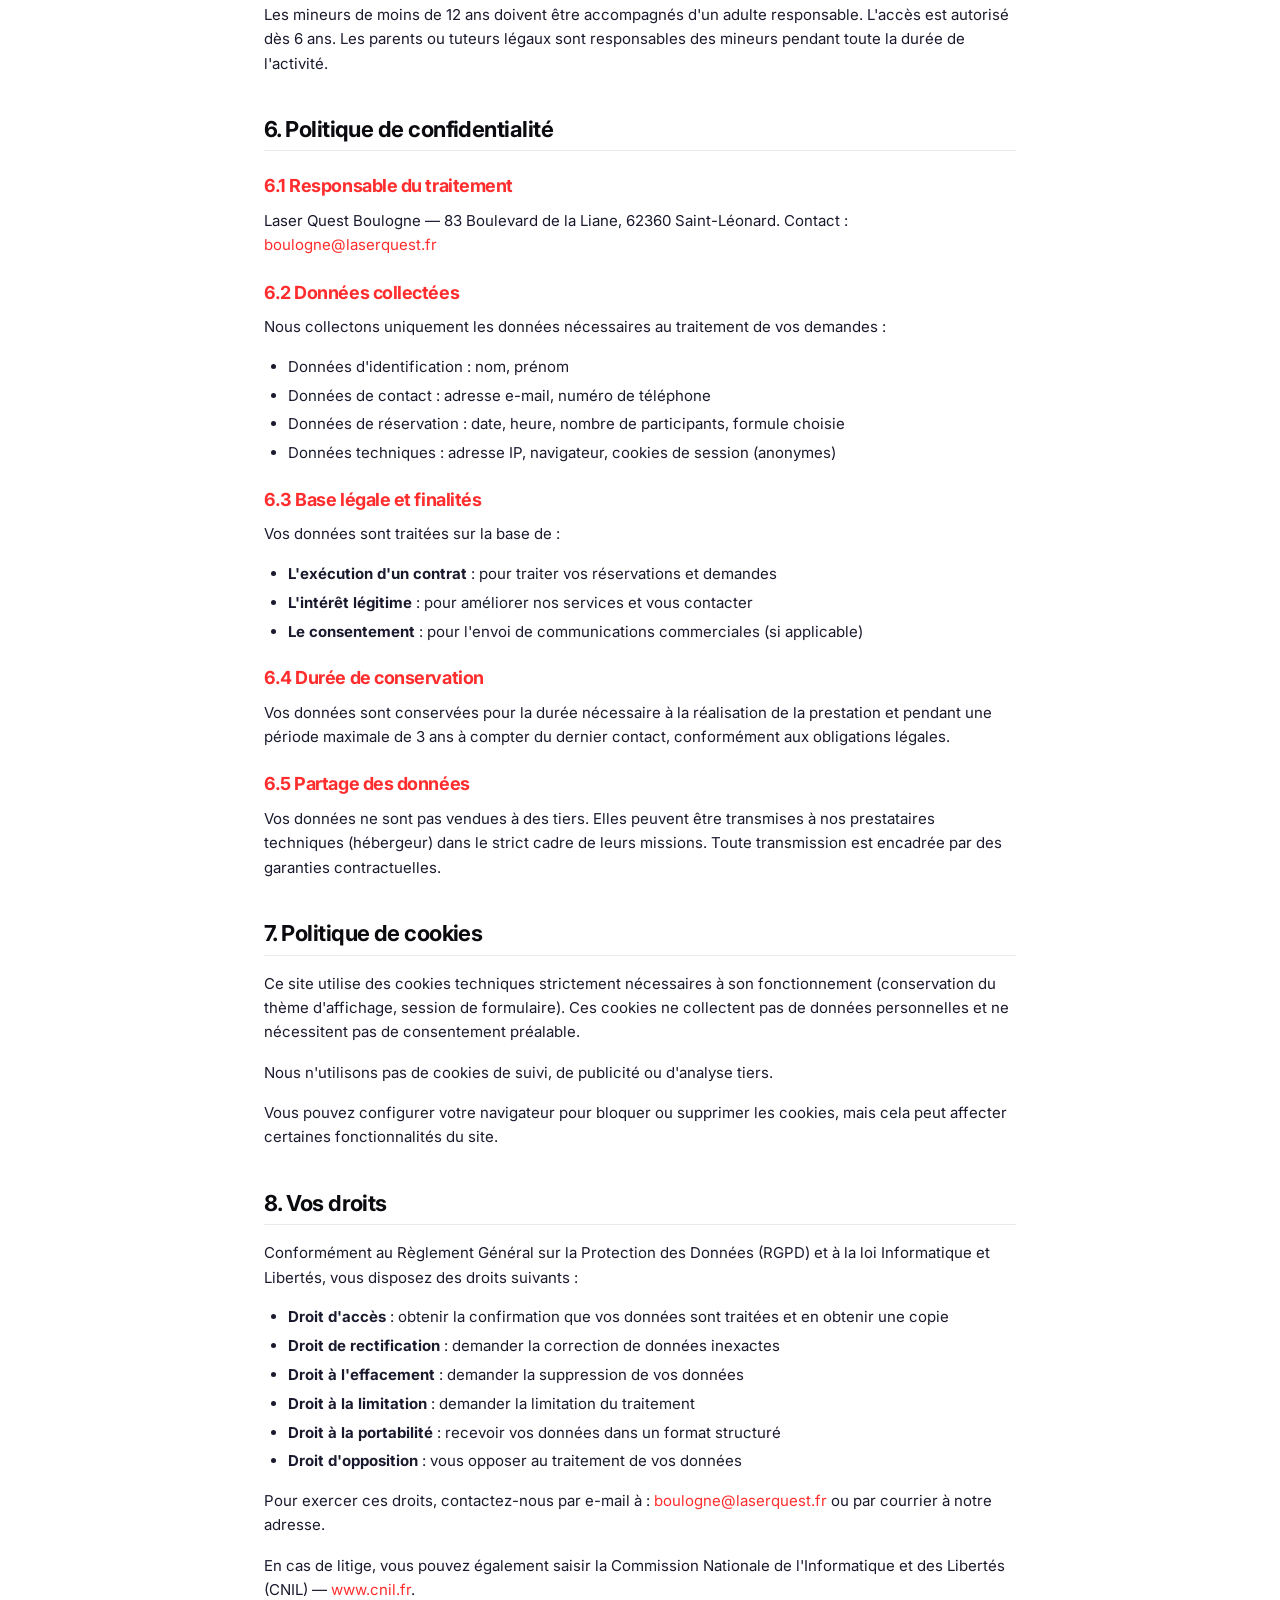
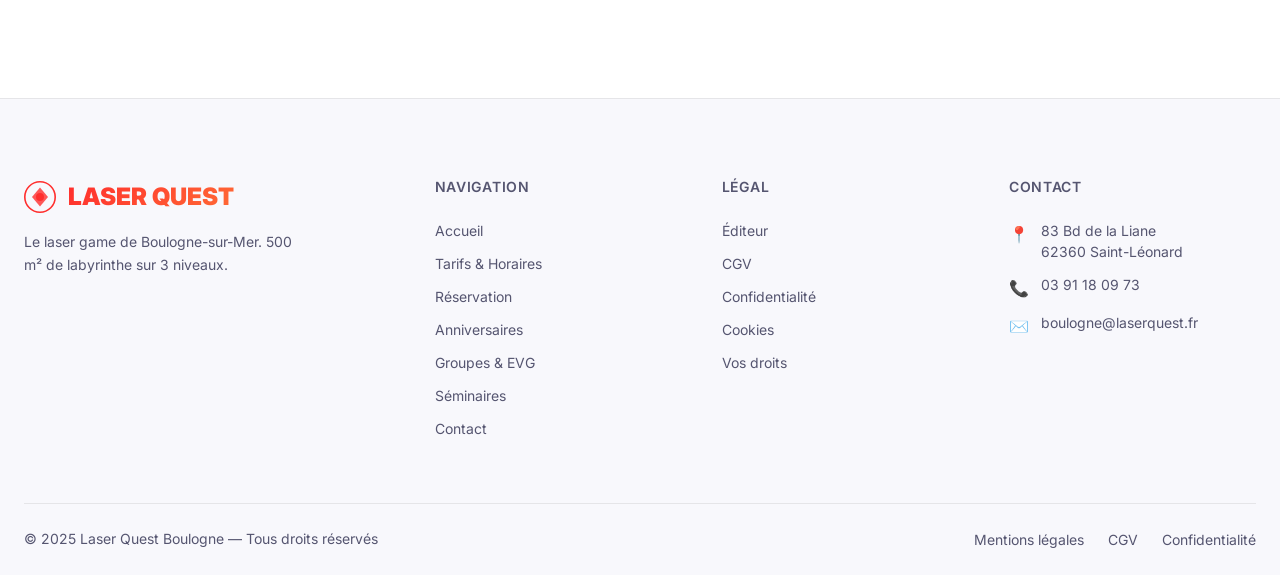
<file: mentions-legales.html>
<!DOCTYPE html>
<html lang="fr" data-theme="dark">
<head>
  <meta charset="UTF-8" />
  <meta name="viewport" content="width=device-width, initial-scale=1.0" />
  <title>Mentions légales — Laser Quest Boulogne</title>
  <meta name="description" content="Mentions légales, CGV et politique de confidentialité du Laser Quest Boulogne." />
  <meta name="robots" content="noindex, follow" />
  <link rel="icon" type="image/svg+xml" href="assets/icons/favicon.svg" />
  <link rel="preconnect" href="https://fonts.googleapis.com" />
  <link rel="preconnect" href="https://fonts.gstatic.com" crossorigin />
  <link href="https://fonts.googleapis.com/css2?family=Inter:wght@400;500;600;700;800;900&display=swap" rel="stylesheet" />
  <link rel="stylesheet" href="css/tokens.css" />
  <link rel="stylesheet" href="css/animations.css" />
  <link rel="stylesheet" href="css/style.css" />
  <link rel="stylesheet" href="css/responsive.css" />
  <script src="js/theme-toggle.js"></script>
  <style>
    .legal-content h2 { font-size: 1.375rem; margin: 2.5rem 0 1rem; padding-bottom: 0.5rem; border-bottom: 1px solid var(--color-border); }
    .legal-content h3 { font-size: 1.125rem; margin: 1.5rem 0 0.75rem; color: var(--color-accent-red); }
    .legal-content p  { margin-bottom: 1rem; font-size: 0.9375rem; color: var(--color-text-secondary); }
    .legal-content ul { margin: 0.75rem 0 1rem 1.5rem; }
    .legal-content ul li { margin-bottom: 0.4rem; font-size: 0.9375rem; color: var(--color-text-secondary); list-style: disc; }
    .legal-content a  { color: var(--color-accent-red); }
    .legal-toc { display: flex; flex-direction: column; gap: 0.5rem; margin-bottom: 3rem; }
    .legal-toc a { font-size: 0.875rem; color: var(--color-text-muted); text-decoration: none; display: flex; align-items: center; gap: 0.5rem; transition: color 0.2s; }
    .legal-toc a:hover { color: var(--color-accent-red); }
  </style>
</head>
<body>

  <div class="scan-line" aria-hidden="true"></div>

  <!-- NAVBAR -->
  <nav class="navbar navbar-transparent" role="navigation" aria-label="Navigation principale">
    <div class="navbar-inner">
      <a href="index.html" class="navbar-logo" aria-label="Laser Quest Boulogne — Accueil">
        <div class="navbar-logo-icon" aria-hidden="true">
          <svg width="40" height="40" viewBox="0 0 40 40" fill="none" xmlns="http://www.w3.org/2000/svg">
            <circle cx="20" cy="20" r="19" stroke="url(#lG8)" stroke-width="2"/>
            <path d="M10 20 L20 8 L30 20 L20 32 Z" fill="url(#lG8)" opacity="0.8"/>
            <circle cx="20" cy="20" r="5" fill="url(#lG8)"/>
            <defs><linearGradient id="lG8" x1="0" y1="0" x2="40" y2="40"><stop offset="0%" stop-color="#ff2d2d"/><stop offset="100%" stop-color="#ff6b35"/></linearGradient></defs>
          </svg>
        </div>
        <div class="navbar-logo-text">
          <span class="navbar-logo-title">LASER QUEST</span>
          <span class="navbar-logo-subtitle">Boulogne-sur-Mer</span>
        </div>
      </a>
      <ul class="navbar-nav" role="list">
        <li><a href="index.html"        class="nav-link">Accueil</a></li>
        <li><a href="tarifs.html"       class="nav-link">Tarifs</a></li>
        <li><a href="anniversaire.html" class="nav-link">Anniversaires</a></li>
        <li><a href="groupes.html"      class="nav-link">Groupes</a></li>
        <li><a href="seminaires.html"   class="nav-link">Séminaires</a></li>
        <li><a href="contact.html"      class="nav-link">Contact</a></li>
      </ul>
      <div class="navbar-actions">
        <button class="theme-toggle" aria-label="Passer en mode clair">
          <svg class="icon-sun" xmlns="http://www.w3.org/2000/svg" width="18" height="18" viewBox="0 0 24 24" fill="none" stroke="currentColor" stroke-width="2" stroke-linecap="round" stroke-linejoin="round"><circle cx="12" cy="12" r="5"/><line x1="12" y1="1" x2="12" y2="3"/><line x1="12" y1="21" x2="12" y2="23"/><line x1="4.22" y1="4.22" x2="5.64" y2="5.64"/><line x1="18.36" y1="18.36" x2="19.78" y2="19.78"/><line x1="1" y1="12" x2="3" y2="12"/><line x1="21" y1="12" x2="23" y2="12"/><line x1="4.22" y1="19.78" x2="5.64" y2="18.36"/><line x1="18.36" y1="5.64" x2="19.78" y2="4.22"/></svg>
          <svg class="icon-moon" style="display:none" xmlns="http://www.w3.org/2000/svg" width="18" height="18" viewBox="0 0 24 24" fill="none" stroke="currentColor" stroke-width="2" stroke-linecap="round" stroke-linejoin="round"><path d="M21 12.79A9 9 0 1 1 11.21 3 7 7 0 0 0 21 12.79z"/></svg>
        </button>
        <a href="reservation.html" class="btn btn-primary btn-sm">Réserver</a>
      </div>
      <button class="burger" aria-label="Ouvrir le menu" aria-expanded="false">
        <span class="burger-line"></span><span class="burger-line"></span><span class="burger-line"></span>
      </button>
    </div>
  </nav>

  <!-- MOBILE MENU -->
  <div class="mobile-menu" role="dialog" aria-label="Menu mobile">
    <a href="index.html"        class="mobile-nav-link"><span class="nav-icon">🏠</span> Accueil</a>
    <a href="tarifs.html"       class="mobile-nav-link"><span class="nav-icon">💶</span> Tarifs &amp; Horaires</a>
    <a href="anniversaire.html" class="mobile-nav-link"><span class="nav-icon">🎂</span> Anniversaires</a>
    <a href="groupes.html"      class="mobile-nav-link"><span class="nav-icon">👥</span> Groupes</a>
    <a href="seminaires.html"   class="mobile-nav-link"><span class="nav-icon">🏢</span> Séminaires</a>
    <a href="contact.html"      class="mobile-nav-link"><span class="nav-icon">📍</span> Contact</a>
    <div class="mobile-menu-divider"></div>
    <a href="reservation.html"  class="btn btn-primary mobile-menu-cta">🎯 Réserver maintenant</a>
  </div>

  <!-- PAGE HERO -->
  <header class="page-hero">
    <div class="container page-hero-content">
      <nav class="breadcrumb" aria-label="Fil d'Ariane">
        <a href="index.html">Accueil</a>
        <span class="breadcrumb-sep">/</span>
        <span aria-current="page">Mentions légales</span>
      </nav>
      <h1 style="font-size:clamp(1.75rem,4vw,3rem);font-weight:900;margin-bottom:1rem">
        Mentions <span class="text-gradient">légales</span>
      </h1>
      <p style="font-size:1rem;color:var(--color-text-muted)">Dernière mise à jour : mars 2025</p>
    </div>
  </header>

  <!-- LEGAL CONTENT -->
  <section class="section section-dark">
    <div class="container" style="max-width:800px">

      <!-- Table of Contents -->
      <div class="card reveal" style="margin-bottom:3rem">
        <h2 style="font-size:1rem;font-weight:700;text-transform:uppercase;letter-spacing:0.05em;color:var(--color-text-muted);margin-bottom:1rem">Table des matières</h2>
        <nav class="legal-toc" aria-label="Table des matières">
          <a href="#editeur">→ 1. Éditeur du site</a>
          <a href="#hebergement">→ 2. Hébergement</a>
          <a href="#propriete">→ 3. Propriété intellectuelle</a>
          <a href="#responsabilite">→ 4. Responsabilité</a>
          <a href="#cgv">→ 5. Conditions Générales de Vente (CGV)</a>
          <a href="#confidentialite">→ 6. Politique de confidentialité</a>
          <a href="#cookies">→ 7. Politique de cookies</a>
          <a href="#droits">→ 8. Vos droits</a>
        </nav>
      </div>

      <div class="legal-content reveal">

        <h2 id="editeur">1. Éditeur du site</h2>
        <p>Le présent site internet est édité par :</p>
        <ul>
          <li><strong>Raison sociale :</strong> Laser Quest Boulogne</li>
          <li><strong>Adresse :</strong> 83 Boulevard de la Liane, 62360 Saint-Léonard, France</li>
          <li><strong>Téléphone :</strong> <a href="tel:0391180973">03 91 18 09 73</a></li>
          <li><strong>E-mail :</strong> <a href="mailto:boulogne@laserquest.fr">boulogne@laserquest.fr</a></li>
          <li><strong>Site web :</strong> <a href="https://boulogne.laserquest.fr">https://boulogne.laserquest.fr</a></li>
        </ul>
        <p>Directeur de la publication : Direction de Laser Quest Boulogne.</p>

        <h2 id="hebergement">2. Hébergement</h2>
        <p>Ce site est hébergé par :</p>
        <ul>
          <li><strong>Société :</strong> Vercel Inc.</li>
          <li><strong>Adresse :</strong> 340 Pine Street, Suite 1401, San Francisco, CA 94104, États-Unis</li>
          <li><strong>Site :</strong> <a href="https://vercel.com" target="_blank" rel="noopener noreferrer">https://vercel.com</a></li>
        </ul>

        <h2 id="propriete">3. Propriété intellectuelle</h2>
        <p>
          L'ensemble du contenu du site Laser Quest Boulogne (textes, images, logos, graphismes, code source,
          structure) est protégé par les lois relatives à la propriété intellectuelle et est la propriété
          exclusive de Laser Quest Boulogne ou de ses partenaires.
        </p>
        <p>
          Toute reproduction, représentation, modification, publication ou adaptation, totale ou partielle,
          de ces éléments sans autorisation préalable et écrite est strictement interdite.
        </p>
        <p>
          Le nom et logo "Laser Quest" sont des marques déposées du réseau Laser Quest. Tous droits réservés.
        </p>

        <h2 id="responsabilite">4. Responsabilité</h2>
        <p>
          Laser Quest Boulogne s'efforce d'assurer l'exactitude et la mise à jour des informations diffusées
          sur ce site. Cependant, Laser Quest Boulogne ne peut garantir l'exactitude, la précision ou
          l'exhaustivité des informations mises à disposition.
        </p>
        <p>
          Les tarifs et horaires indiqués sont susceptibles d'être modifiés sans préavis. Nous vous
          recommandons de les vérifier directement auprès de notre établissement avant votre visite.
        </p>
        <p>
          Laser Quest Boulogne décline toute responsabilité concernant les éventuels dommages directs ou
          indirects résultant d'une utilisation du site ou des informations qui y sont présentées.
        </p>

        <h2 id="cgv">5. Conditions Générales de Vente (CGV)</h2>

        <h3>5.1 Objet</h3>
        <p>
          Les présentes Conditions Générales de Vente régissent les relations contractuelles entre Laser Quest
          Boulogne et ses clients pour la vente de prestations de loisirs (parties de Laser Quest, formules
          anniversaire, EVG, Laser Road, séminaires, etc.).
        </p>

        <h3>5.2 Réservations</h3>
        <p>
          Les réservations peuvent être effectuées par téléphone, par e-mail ou via le formulaire en ligne.
          Une réservation n'est définitivement confirmée qu'après accusé de réception de notre part.
        </p>
        <p>
          La réservation est obligatoire pour le lundi (minimum 10 personnes) et fortement recommandée pour
          tous les groupes à partir de 5 personnes.
        </p>

        <h3>5.3 Tarifs</h3>
        <p>
          Les tarifs indiqués sur le site sont en euros, toutes taxes comprises (TTC). Ils sont susceptibles
          d'évoluer sans préavis. Le prix applicable est celui en vigueur le jour de la prestation.
        </p>
        <ul>
          <li>1 partie : 9 € par personne</li>
          <li>2 parties : 15 € par personne</li>
          <li>3 parties : 21 € par personne</li>
          <li>Soirée illimitée (mar/mer/jeu soir) : 20 € par personne</li>
          <li>Tarif étudiant (2 parties) : 10 € sur présentation de carte</li>
          <li>Anniversaire enfant (2 parties + boissons + bonbons) : 12 € par enfant</li>
          <li>Formule EVG (2 parties + boisson + déguisement) : 22 € par personne</li>
          <li>Formule EVG Premium (avec cadeau) : 25 € par personne</li>
        </ul>

        <h3>5.4 Paiement</h3>
        <p>
          Le paiement s'effectue sur place, le jour de la prestation, en espèces ou par carte bancaire.
          Aucun acompte n'est requis pour les réservations standard.
          Pour les séminaires et groupes importants, un acompte peut être demandé.
        </p>

        <h3>5.5 Annulation</h3>
        <p>
          Toute annulation doit être signalée au plus tard 48 heures avant la date de la prestation.
          En cas d'annulation tardive ou de non-présentation (no-show), Laser Quest Boulogne se réserve
          le droit de facturer des frais d'annulation pour les groupes ayant effectué une réservation
          confirmée.
        </p>

        <h3>5.6 Responsabilité du client</h3>
        <p>
          Les clients sont responsables de leur propre sécurité et doivent respecter les règles du jeu
          présentées lors du briefing. Laser Quest Boulogne décline toute responsabilité en cas de
          non-respect des règles de sécurité par les joueurs.
        </p>
        <p>
          Tout dommage causé intentionnellement au matériel sera facturé au client responsable.
        </p>
        <p>
          Le Laser Quest est déconseillé aux personnes souffrant d'épilepsie photosensible,
          de claustrophobie sévère ou de problèmes cardiaques. La pratique se fait à vos risques et périls.
        </p>

        <h3>5.7 Mineurs</h3>
        <p>
          Les mineurs de moins de 12 ans doivent être accompagnés d'un adulte responsable.
          L'accès est autorisé dès 6 ans. Les parents ou tuteurs légaux sont responsables
          des mineurs pendant toute la durée de l'activité.
        </p>

        <h2 id="confidentialite">6. Politique de confidentialité</h2>

        <h3>6.1 Responsable du traitement</h3>
        <p>
          Laser Quest Boulogne — 83 Boulevard de la Liane, 62360 Saint-Léonard.
          Contact : <a href="mailto:boulogne@laserquest.fr">boulogne@laserquest.fr</a>
        </p>

        <h3>6.2 Données collectées</h3>
        <p>Nous collectons uniquement les données nécessaires au traitement de vos demandes :</p>
        <ul>
          <li>Données d'identification : nom, prénom</li>
          <li>Données de contact : adresse e-mail, numéro de téléphone</li>
          <li>Données de réservation : date, heure, nombre de participants, formule choisie</li>
          <li>Données techniques : adresse IP, navigateur, cookies de session (anonymes)</li>
        </ul>

        <h3>6.3 Base légale et finalités</h3>
        <p>Vos données sont traitées sur la base de :</p>
        <ul>
          <li><strong>L'exécution d'un contrat</strong> : pour traiter vos réservations et demandes</li>
          <li><strong>L'intérêt légitime</strong> : pour améliorer nos services et vous contacter</li>
          <li><strong>Le consentement</strong> : pour l'envoi de communications commerciales (si applicable)</li>
        </ul>

        <h3>6.4 Durée de conservation</h3>
        <p>
          Vos données sont conservées pour la durée nécessaire à la réalisation de la prestation
          et pendant une période maximale de 3 ans à compter du dernier contact, conformément aux
          obligations légales.
        </p>

        <h3>6.5 Partage des données</h3>
        <p>
          Vos données ne sont pas vendues à des tiers. Elles peuvent être transmises à nos prestataires
          techniques (hébergeur) dans le strict cadre de leurs missions. Toute transmission est encadrée
          par des garanties contractuelles.
        </p>

        <h2 id="cookies">7. Politique de cookies</h2>
        <p>
          Ce site utilise des cookies techniques strictement nécessaires à son fonctionnement
          (conservation du thème d'affichage, session de formulaire). Ces cookies ne collectent
          pas de données personnelles et ne nécessitent pas de consentement préalable.
        </p>
        <p>
          Nous n'utilisons pas de cookies de suivi, de publicité ou d'analyse tiers.
        </p>
        <p>
          Vous pouvez configurer votre navigateur pour bloquer ou supprimer les cookies, mais cela
          peut affecter certaines fonctionnalités du site.
        </p>

        <h2 id="droits">8. Vos droits</h2>
        <p>Conformément au Règlement Général sur la Protection des Données (RGPD) et à la loi Informatique et Libertés, vous disposez des droits suivants :</p>
        <ul>
          <li><strong>Droit d'accès</strong> : obtenir la confirmation que vos données sont traitées et en obtenir une copie</li>
          <li><strong>Droit de rectification</strong> : demander la correction de données inexactes</li>
          <li><strong>Droit à l'effacement</strong> : demander la suppression de vos données</li>
          <li><strong>Droit à la limitation</strong> : demander la limitation du traitement</li>
          <li><strong>Droit à la portabilité</strong> : recevoir vos données dans un format structuré</li>
          <li><strong>Droit d'opposition</strong> : vous opposer au traitement de vos données</li>
        </ul>
        <p>
          Pour exercer ces droits, contactez-nous par e-mail à :
          <a href="mailto:boulogne@laserquest.fr">boulogne@laserquest.fr</a> ou par courrier à notre adresse.
        </p>
        <p>
          En cas de litige, vous pouvez également saisir la Commission Nationale de l'Informatique
          et des Libertés (CNIL) — <a href="https://www.cnil.fr" target="_blank" rel="noopener noreferrer">www.cnil.fr</a>.
        </p>

      </div>
    </div>
  </section>

  <!-- FOOTER -->
  <footer class="footer" role="contentinfo">
    <div class="container">
      <div class="footer-top">
        <div class="footer-brand">
          <a href="index.html" class="footer-logo">
            <svg width="32" height="32" viewBox="0 0 40 40" fill="none" xmlns="http://www.w3.org/2000/svg" aria-hidden="true"><circle cx="20" cy="20" r="19" stroke="url(#fLG8)" stroke-width="2"/><path d="M10 20 L20 8 L30 20 L20 32 Z" fill="url(#fLG8)" opacity="0.8"/><circle cx="20" cy="20" r="5" fill="url(#fLG8)"/><defs><linearGradient id="fLG8" x1="0" y1="0" x2="40" y2="40"><stop offset="0%" stop-color="#ff2d2d"/><stop offset="100%" stop-color="#ff6b35"/></linearGradient></defs></svg>
            <span class="footer-logo-title">LASER QUEST</span>
          </a>
          <p>Le laser game de Boulogne-sur-Mer. 500 m² de labyrinthe sur 3 niveaux.</p>
        </div>
        <div class="footer-col">
          <h4>Navigation</h4>
          <ul class="footer-links">
            <li><a href="index.html">Accueil</a></li>
            <li><a href="tarifs.html">Tarifs &amp; Horaires</a></li>
            <li><a href="reservation.html">Réservation</a></li>
            <li><a href="anniversaire.html">Anniversaires</a></li>
            <li><a href="groupes.html">Groupes &amp; EVG</a></li>
            <li><a href="seminaires.html">Séminaires</a></li>
            <li><a href="contact.html">Contact</a></li>
          </ul>
        </div>
        <div class="footer-col">
          <h4>Légal</h4>
          <ul class="footer-links">
            <li><a href="#editeur">Éditeur</a></li>
            <li><a href="#cgv">CGV</a></li>
            <li><a href="#confidentialite">Confidentialité</a></li>
            <li><a href="#cookies">Cookies</a></li>
            <li><a href="#droits">Vos droits</a></li>
          </ul>
        </div>
        <div class="footer-col">
          <h4>Contact</h4>
          <div class="footer-contact-item"><span class="icon">📍</span><span>83 Bd de la Liane<br/>62360 Saint-Léonard</span></div>
          <div class="footer-contact-item"><span class="icon">📞</span><a href="tel:0391180973" style="color:inherit;text-decoration:none">03 91 18 09 73</a></div>
          <div class="footer-contact-item"><span class="icon">✉️</span><a href="mailto:boulogne@laserquest.fr" style="color:inherit;text-decoration:none">boulogne@laserquest.fr</a></div>
        </div>
      </div>
      <div class="footer-bottom">
        <p class="footer-copyright">© 2025 Laser Quest Boulogne — Tous droits réservés</p>
        <nav class="footer-legal"><a href="mentions-legales.html">Mentions légales</a><a href="#cgv">CGV</a><a href="#confidentialite">Confidentialité</a></nav>
      </div>
    </div>
  </footer>

  <button class="back-to-top" aria-label="Retour en haut de page">↑</button>
  <script src="js/menu.js"></script>
  <script src="js/main.js"></script>
</body>
</html>
</file>
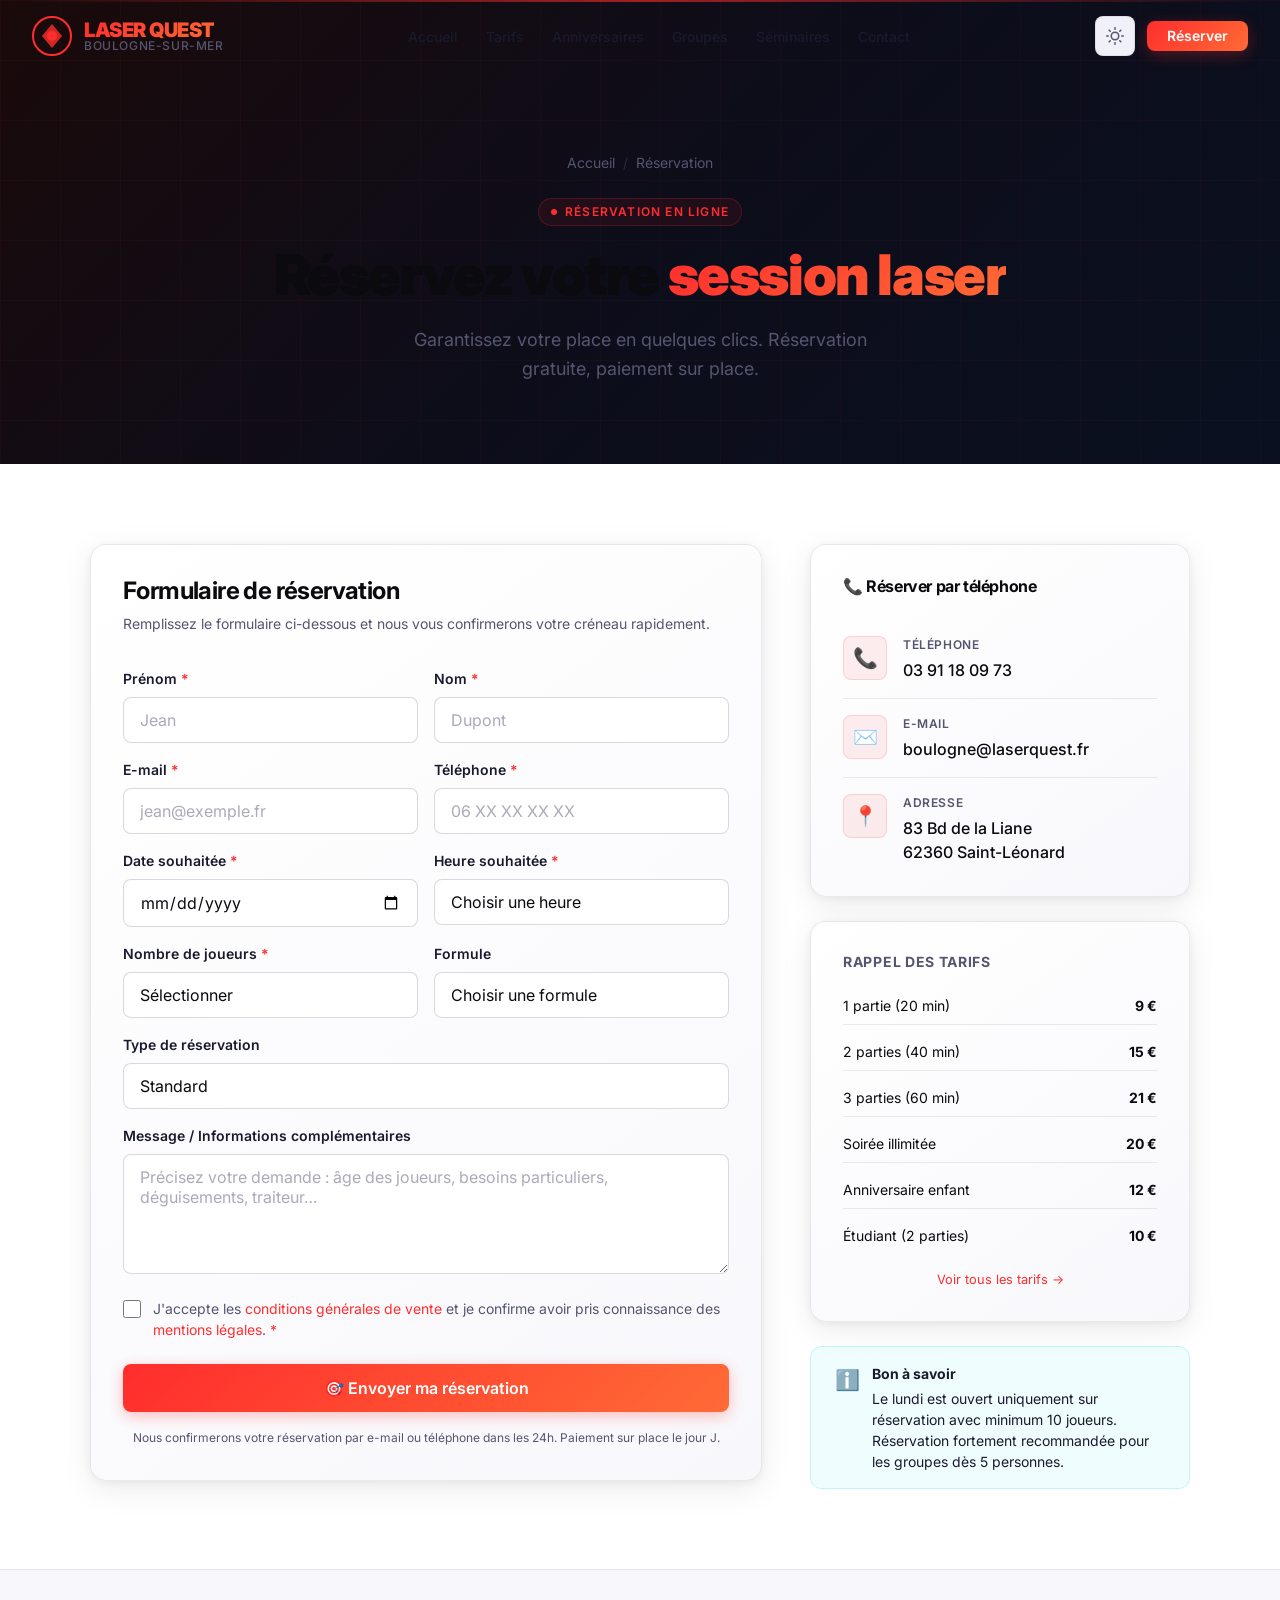
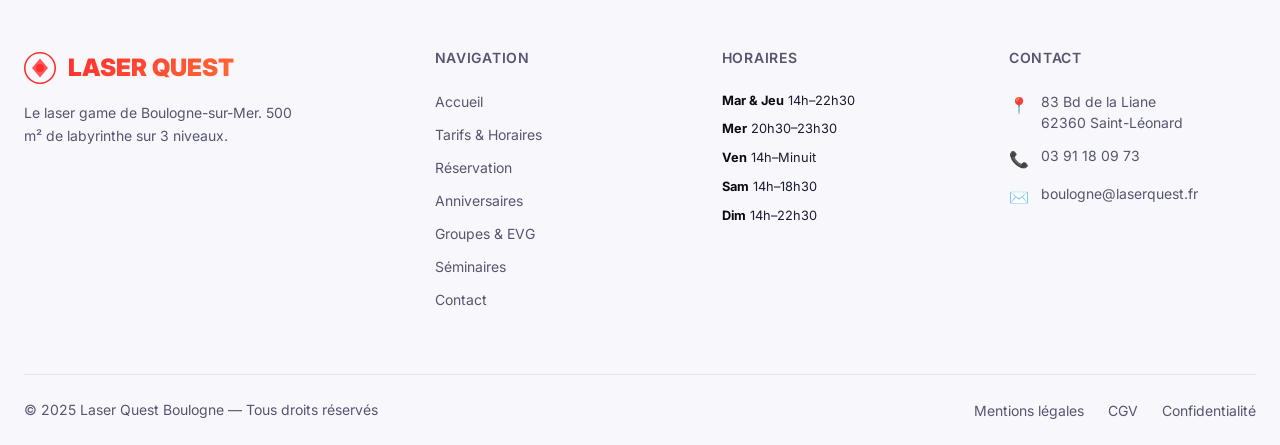
<file: reservation.html>
<!DOCTYPE html>
<html lang="fr" data-theme="dark">
<head>
  <meta charset="UTF-8" />
  <meta name="viewport" content="width=device-width, initial-scale=1.0" />
  <title>Réservation — Laser Quest Boulogne</title>
  <meta name="description" content="Réservez votre session Laser Quest à Boulogne-sur-Mer. Formulaire en ligne, groupes, anniversaires. Garantissez votre créneau !" />
  <meta name="robots" content="index, follow" />
  <link rel="canonical" href="https://boulogne.laserquest.fr/reservation" />
  <link rel="icon" type="image/svg+xml" href="assets/icons/favicon.svg" />
  <link rel="preconnect" href="https://fonts.googleapis.com" />
  <link rel="preconnect" href="https://fonts.gstatic.com" crossorigin />
  <link href="https://fonts.googleapis.com/css2?family=Inter:wght@400;500;600;700;800;900&display=swap" rel="stylesheet" />
  <link rel="stylesheet" href="css/tokens.css" />
  <link rel="stylesheet" href="css/animations.css" />
  <link rel="stylesheet" href="css/style.css" />
  <link rel="stylesheet" href="css/responsive.css" />
  <script src="js/theme-toggle.js"></script>
</head>
<body>

  <div class="scan-line" aria-hidden="true"></div>

  <!-- NAVBAR -->
  <nav class="navbar navbar-transparent" role="navigation" aria-label="Navigation principale">
    <div class="navbar-inner">
      <a href="index.html" class="navbar-logo" aria-label="Laser Quest Boulogne — Accueil">
        <div class="navbar-logo-icon" aria-hidden="true">
          <svg width="40" height="40" viewBox="0 0 40 40" fill="none" xmlns="http://www.w3.org/2000/svg">
            <circle cx="20" cy="20" r="19" stroke="url(#lG3)" stroke-width="2"/>
            <path d="M10 20 L20 8 L30 20 L20 32 Z" fill="url(#lG3)" opacity="0.8"/>
            <circle cx="20" cy="20" r="5" fill="url(#lG3)"/>
            <defs><linearGradient id="lG3" x1="0" y1="0" x2="40" y2="40"><stop offset="0%" stop-color="#ff2d2d"/><stop offset="100%" stop-color="#ff6b35"/></linearGradient></defs>
          </svg>
        </div>
        <div class="navbar-logo-text">
          <span class="navbar-logo-title">LASER QUEST</span>
          <span class="navbar-logo-subtitle">Boulogne-sur-Mer</span>
        </div>
      </a>
      <ul class="navbar-nav" role="list">
        <li><a href="index.html"        class="nav-link">Accueil</a></li>
        <li><a href="tarifs.html"       class="nav-link">Tarifs</a></li>
        <li><a href="anniversaire.html" class="nav-link">Anniversaires</a></li>
        <li><a href="groupes.html"      class="nav-link">Groupes</a></li>
        <li><a href="seminaires.html"   class="nav-link">Séminaires</a></li>
        <li><a href="contact.html"      class="nav-link">Contact</a></li>
      </ul>
      <div class="navbar-actions">
        <button class="theme-toggle" aria-label="Passer en mode clair">
          <svg class="icon-sun" xmlns="http://www.w3.org/2000/svg" width="18" height="18" viewBox="0 0 24 24" fill="none" stroke="currentColor" stroke-width="2" stroke-linecap="round" stroke-linejoin="round"><circle cx="12" cy="12" r="5"/><line x1="12" y1="1" x2="12" y2="3"/><line x1="12" y1="21" x2="12" y2="23"/><line x1="4.22" y1="4.22" x2="5.64" y2="5.64"/><line x1="18.36" y1="18.36" x2="19.78" y2="19.78"/><line x1="1" y1="12" x2="3" y2="12"/><line x1="21" y1="12" x2="23" y2="12"/><line x1="4.22" y1="19.78" x2="5.64" y2="18.36"/><line x1="18.36" y1="5.64" x2="19.78" y2="4.22"/></svg>
          <svg class="icon-moon" style="display:none" xmlns="http://www.w3.org/2000/svg" width="18" height="18" viewBox="0 0 24 24" fill="none" stroke="currentColor" stroke-width="2" stroke-linecap="round" stroke-linejoin="round"><path d="M21 12.79A9 9 0 1 1 11.21 3 7 7 0 0 0 21 12.79z"/></svg>
        </button>
        <a href="reservation.html" class="btn btn-primary btn-sm">Réserver</a>
      </div>
      <button class="burger" aria-label="Ouvrir le menu" aria-expanded="false">
        <span class="burger-line"></span><span class="burger-line"></span><span class="burger-line"></span>
      </button>
    </div>
  </nav>

  <!-- MOBILE MENU -->
  <div class="mobile-menu" role="dialog" aria-label="Menu mobile">
    <a href="index.html"        class="mobile-nav-link"><span class="nav-icon">🏠</span> Accueil</a>
    <a href="tarifs.html"       class="mobile-nav-link"><span class="nav-icon">💶</span> Tarifs &amp; Horaires</a>
    <a href="anniversaire.html" class="mobile-nav-link"><span class="nav-icon">🎂</span> Anniversaires</a>
    <a href="groupes.html"      class="mobile-nav-link"><span class="nav-icon">👥</span> Groupes</a>
    <a href="seminaires.html"   class="mobile-nav-link"><span class="nav-icon">🏢</span> Séminaires</a>
    <a href="contact.html"      class="mobile-nav-link"><span class="nav-icon">📍</span> Contact</a>
    <div class="mobile-menu-divider"></div>
    <a href="reservation.html"  class="btn btn-primary mobile-menu-cta">🎯 Réserver maintenant</a>
  </div>

  <!-- PAGE HERO -->
  <header class="page-hero">
    <div class="container page-hero-content">
      <nav class="breadcrumb" aria-label="Fil d'Ariane">
        <a href="index.html">Accueil</a>
        <span class="breadcrumb-sep">/</span>
        <span aria-current="page">Réservation</span>
      </nav>
      <div class="section-label" style="margin:0 auto 1rem">Réservation en ligne</div>
      <h1 style="font-size:clamp(2rem,5vw,3.5rem);font-weight:900;margin-bottom:1rem">
        Réservez votre <span class="text-gradient">session laser</span>
      </h1>
      <p style="font-size:1.125rem;color:var(--color-text-muted);max-width:500px;margin:0 auto">
        Garantissez votre place en quelques clics. Réservation gratuite, paiement sur place.
      </p>
    </div>
  </header>

  <!-- BOOKING SECTION -->
  <section class="section section-dark" aria-labelledby="resa-form-title">
    <div class="container">
      <div style="display:grid;grid-template-columns:1fr 380px;gap:3rem;align-items:start;max-width:1100px;margin:0 auto">

        <!-- Booking Form -->
        <div class="card reveal">
          <h2 id="resa-form-title" style="font-size:1.5rem;margin-bottom:0.5rem">Formulaire de réservation</h2>
          <p style="color:var(--color-text-muted);font-size:0.875rem;margin-bottom:2rem">Remplissez le formulaire ci-dessous et nous vous confirmerons votre créneau rapidement.</p>

          <form data-validate action="#" method="post" novalidate>

            <div style="display:grid;grid-template-columns:1fr 1fr;gap:1rem;margin-bottom:1rem">
              <div class="form-group">
                <label class="form-label" for="prenom">Prénom <span>*</span></label>
                <input class="form-control" type="text" id="prenom" name="prenom" placeholder="Jean" required autocomplete="given-name"/>
              </div>
              <div class="form-group">
                <label class="form-label" for="nom">Nom <span>*</span></label>
                <input class="form-control" type="text" id="nom" name="nom" placeholder="Dupont" required autocomplete="family-name"/>
              </div>
            </div>

            <div style="display:grid;grid-template-columns:1fr 1fr;gap:1rem;margin-bottom:1rem">
              <div class="form-group">
                <label class="form-label" for="email">E-mail <span>*</span></label>
                <input class="form-control" type="email" id="email" name="email" placeholder="jean@exemple.fr" required autocomplete="email"/>
              </div>
              <div class="form-group">
                <label class="form-label" for="telephone">Téléphone <span>*</span></label>
                <input class="form-control" type="tel" id="telephone" name="telephone" placeholder="06 XX XX XX XX" required autocomplete="tel"/>
              </div>
            </div>

            <div style="display:grid;grid-template-columns:1fr 1fr;gap:1rem;margin-bottom:1rem">
              <div class="form-group">
                <label class="form-label" for="date">Date souhaitée <span>*</span></label>
                <input class="form-control" type="date" id="date" name="date" required/>
              </div>
              <div class="form-group">
                <label class="form-label" for="heure">Heure souhaitée <span>*</span></label>
                <select class="form-control" id="heure" name="heure" required>
                  <option value="">Choisir une heure</option>
                  <option value="14:00">14h00</option>
                  <option value="14:30">14h30</option>
                  <option value="15:00">15h00</option>
                  <option value="15:30">15h30</option>
                  <option value="16:00">16h00</option>
                  <option value="16:30">16h30</option>
                  <option value="17:00">17h00</option>
                  <option value="17:30">17h30</option>
                  <option value="18:00">18h00</option>
                  <option value="18:30">18h30</option>
                  <option value="19:00">19h00</option>
                  <option value="20:00">20h00</option>
                  <option value="20:30">20h30 (soirée illimitée)</option>
                  <option value="21:00">21h00</option>
                  <option value="21:30">21h30</option>
                  <option value="22:00">22h00</option>
                </select>
              </div>
            </div>

            <div style="display:grid;grid-template-columns:1fr 1fr;gap:1rem;margin-bottom:1rem">
              <div class="form-group">
                <label class="form-label" for="joueurs">Nombre de joueurs <span>*</span></label>
                <select class="form-control" id="joueurs" name="joueurs" required>
                  <option value="">Sélectionner</option>
                  <option value="2">2 joueurs</option>
                  <option value="3">3 joueurs</option>
                  <option value="4">4 joueurs</option>
                  <option value="5-9">5 à 9 joueurs</option>
                  <option value="10-15">10 à 15 joueurs</option>
                  <option value="16-20">16 à 20 joueurs</option>
                  <option value="21+">21 joueurs et plus</option>
                </select>
              </div>
              <div class="form-group">
                <label class="form-label" for="formule">Formule</label>
                <select class="form-control" id="formule" name="formule">
                  <option value="">Choisir une formule</option>
                  <option value="1partie">1 Partie — 9 €/pers</option>
                  <option value="2parties">2 Parties — 15 €/pers</option>
                  <option value="3parties">3 Parties — 21 €/pers</option>
                  <option value="illimite">Soirée illimitée — 20 €/pers</option>
                  <option value="anniversaire">Anniversaire enfant — 12 €/pers</option>
                  <option value="evg">EVG/Groupe — 22 €/pers</option>
                  <option value="etudiant">Tarif étudiant — 10 €/2 parties</option>
                </select>
              </div>
            </div>

            <div class="form-group" style="margin-bottom:1rem">
              <label class="form-label" for="type">Type de réservation</label>
              <select class="form-control" id="type" name="type">
                <option value="standard">Standard</option>
                <option value="anniversaire">Anniversaire</option>
                <option value="evg">EVG / Enterrement de vie de garçon</option>
                <option value="evjf">EVJF / Enterrement de vie de jeune fille</option>
                <option value="teambuilding">Team Building / Entreprise</option>
                <option value="seminaire">Séminaire</option>
                <option value="scolaire">Sortie scolaire / Centre aéré</option>
              </select>
            </div>

            <div class="form-group" style="margin-bottom:1.5rem">
              <label class="form-label" for="message">Message / Informations complémentaires</label>
              <textarea class="form-control" id="message" name="message" placeholder="Précisez votre demande : âge des joueurs, besoins particuliers, déguisements, traiteur…" rows="4"></textarea>
            </div>

            <div style="display:flex;align-items:flex-start;gap:0.75rem;margin-bottom:1.5rem">
              <input type="checkbox" id="cgv" name="cgv" required style="width:18px;height:18px;margin-top:2px;accent-color:var(--color-accent-red);flex-shrink:0"/>
              <label for="cgv" style="font-size:0.875rem;color:var(--color-text-muted);cursor:pointer">
                J'accepte les <a href="mentions-legales.html#cgv">conditions générales de vente</a> et je confirme avoir pris connaissance des <a href="mentions-legales.html">mentions légales</a>. <span style="color:var(--color-accent-red)">*</span>
              </label>
            </div>

            <button type="submit" class="btn btn-primary" style="width:100%;font-size:1rem;padding:1rem">
              🎯 Envoyer ma réservation
            </button>

            <p style="font-size:0.75rem;color:var(--color-text-muted);margin-top:1rem;text-align:center">
              Nous confirmerons votre réservation par e-mail ou téléphone dans les 24h. Paiement sur place le jour J.
            </p>
          </form>
        </div>

        <!-- Info Sidebar -->
        <div style="display:flex;flex-direction:column;gap:1.5rem">

          <!-- Contact Info -->
          <div class="contact-info-card reveal" style="transition-delay:0.2s">
            <h3 style="font-size:1rem;font-weight:700;margin-bottom:1.5rem;color:var(--color-text-primary)">
              📞 Réserver par téléphone
            </h3>
            <div class="contact-item">
              <div class="contact-icon" aria-hidden="true">📞</div>
              <div class="contact-text">
                <span class="contact-label">Téléphone</span>
                <a href="tel:0391180973" class="contact-value">03 91 18 09 73</a>
              </div>
            </div>
            <div class="contact-item">
              <div class="contact-icon" aria-hidden="true">✉️</div>
              <div class="contact-text">
                <span class="contact-label">E-mail</span>
                <a href="mailto:boulogne@laserquest.fr" class="contact-value">boulogne@laserquest.fr</a>
              </div>
            </div>
            <div class="contact-item">
              <div class="contact-icon" aria-hidden="true">📍</div>
              <div class="contact-text">
                <span class="contact-label">Adresse</span>
                <span class="contact-value">83 Bd de la Liane<br/>62360 Saint-Léonard</span>
              </div>
            </div>
          </div>

          <!-- Pricing Reminder -->
          <div class="card reveal" style="transition-delay:0.3s">
            <h3 style="font-size:0.875rem;font-weight:700;text-transform:uppercase;letter-spacing:0.05em;color:var(--color-text-muted);margin-bottom:1rem">
              Rappel des tarifs
            </h3>
            <div style="display:flex;flex-direction:column;gap:0.5rem;font-size:0.875rem">
              <div style="display:flex;justify-content:space-between;padding:0.5rem 0;border-bottom:1px solid var(--color-border)">
                <span>1 partie (20 min)</span><strong>9 €</strong>
              </div>
              <div style="display:flex;justify-content:space-between;padding:0.5rem 0;border-bottom:1px solid var(--color-border)">
                <span>2 parties (40 min)</span><strong>15 €</strong>
              </div>
              <div style="display:flex;justify-content:space-between;padding:0.5rem 0;border-bottom:1px solid var(--color-border)">
                <span>3 parties (60 min)</span><strong>21 €</strong>
              </div>
              <div style="display:flex;justify-content:space-between;padding:0.5rem 0;border-bottom:1px solid var(--color-border)">
                <span>Soirée illimitée</span><strong>20 €</strong>
              </div>
              <div style="display:flex;justify-content:space-between;padding:0.5rem 0;border-bottom:1px solid var(--color-border)">
                <span>Anniversaire enfant</span><strong>12 €</strong>
              </div>
              <div style="display:flex;justify-content:space-between;padding:0.5rem 0">
                <span>Étudiant (2 parties)</span><strong>10 €</strong>
              </div>
            </div>
            <a href="tarifs.html" style="display:block;text-align:center;margin-top:1rem;font-size:0.8rem;color:var(--color-accent-red)">Voir tous les tarifs →</a>
          </div>

          <!-- Important Note -->
          <div class="info-banner reveal" style="transition-delay:0.4s">
            <span class="icon">ℹ️</span>
            <div>
              <strong style="display:block;margin-bottom:0.25rem">Bon à savoir</strong>
              <span>Le lundi est ouvert uniquement sur réservation avec minimum 10 joueurs. Réservation fortement recommandée pour les groupes dès 5 personnes.</span>
            </div>
          </div>

        </div>

      </div>
    </div>
  </section>

  <!-- FOOTER -->
  <footer class="footer" role="contentinfo">
    <div class="container">
      <div class="footer-top">
        <div class="footer-brand">
          <a href="index.html" class="footer-logo">
            <svg width="32" height="32" viewBox="0 0 40 40" fill="none" xmlns="http://www.w3.org/2000/svg" aria-hidden="true"><circle cx="20" cy="20" r="19" stroke="url(#fLG3)" stroke-width="2"/><path d="M10 20 L20 8 L30 20 L20 32 Z" fill="url(#fLG3)" opacity="0.8"/><circle cx="20" cy="20" r="5" fill="url(#fLG3)"/><defs><linearGradient id="fLG3" x1="0" y1="0" x2="40" y2="40"><stop offset="0%" stop-color="#ff2d2d"/><stop offset="100%" stop-color="#ff6b35"/></linearGradient></defs></svg>
            <span class="footer-logo-title">LASER QUEST</span>
          </a>
          <p>Le laser game de Boulogne-sur-Mer. 500 m² de labyrinthe sur 3 niveaux.</p>
        </div>
        <div class="footer-col">
          <h4>Navigation</h4>
          <ul class="footer-links">
            <li><a href="index.html">Accueil</a></li>
            <li><a href="tarifs.html">Tarifs &amp; Horaires</a></li>
            <li><a href="reservation.html">Réservation</a></li>
            <li><a href="anniversaire.html">Anniversaires</a></li>
            <li><a href="groupes.html">Groupes &amp; EVG</a></li>
            <li><a href="seminaires.html">Séminaires</a></li>
            <li><a href="contact.html">Contact</a></li>
          </ul>
        </div>
        <div class="footer-col">
          <h4>Horaires</h4>
          <div style="font-size:0.8rem;color:var(--color-text-muted)">
            <p style="margin-bottom:0.5rem"><strong style="color:var(--color-text-primary)">Mar &amp; Jeu</strong> 14h–22h30</p>
            <p style="margin-bottom:0.5rem"><strong style="color:var(--color-text-primary)">Mer</strong> 20h30–23h30</p>
            <p style="margin-bottom:0.5rem"><strong style="color:var(--color-text-primary)">Ven</strong> 14h–Minuit</p>
            <p style="margin-bottom:0.5rem"><strong style="color:var(--color-text-primary)">Sam</strong> 14h–18h30</p>
            <p style="margin-bottom:0.5rem"><strong style="color:var(--color-text-primary)">Dim</strong> 14h–22h30</p>
          </div>
        </div>
        <div class="footer-col">
          <h4>Contact</h4>
          <div class="footer-contact-item"><span class="icon">📍</span><span>83 Bd de la Liane<br/>62360 Saint-Léonard</span></div>
          <div class="footer-contact-item"><span class="icon">📞</span><a href="tel:0391180973" style="color:inherit;text-decoration:none">03 91 18 09 73</a></div>
          <div class="footer-contact-item"><span class="icon">✉️</span><a href="mailto:boulogne@laserquest.fr" style="color:inherit;text-decoration:none">boulogne@laserquest.fr</a></div>
        </div>
      </div>
      <div class="footer-bottom">
        <p class="footer-copyright">© 2025 Laser Quest Boulogne — Tous droits réservés</p>
        <nav class="footer-legal"><a href="mentions-legales.html">Mentions légales</a><a href="mentions-legales.html#cgv">CGV</a><a href="mentions-legales.html#confidentialite">Confidentialité</a></nav>
      </div>
    </div>
  </footer>

  <button class="back-to-top" aria-label="Retour en haut de page">↑</button>
  <script src="js/menu.js"></script>
  <script src="js/main.js"></script>
</body>
</html>
</file>
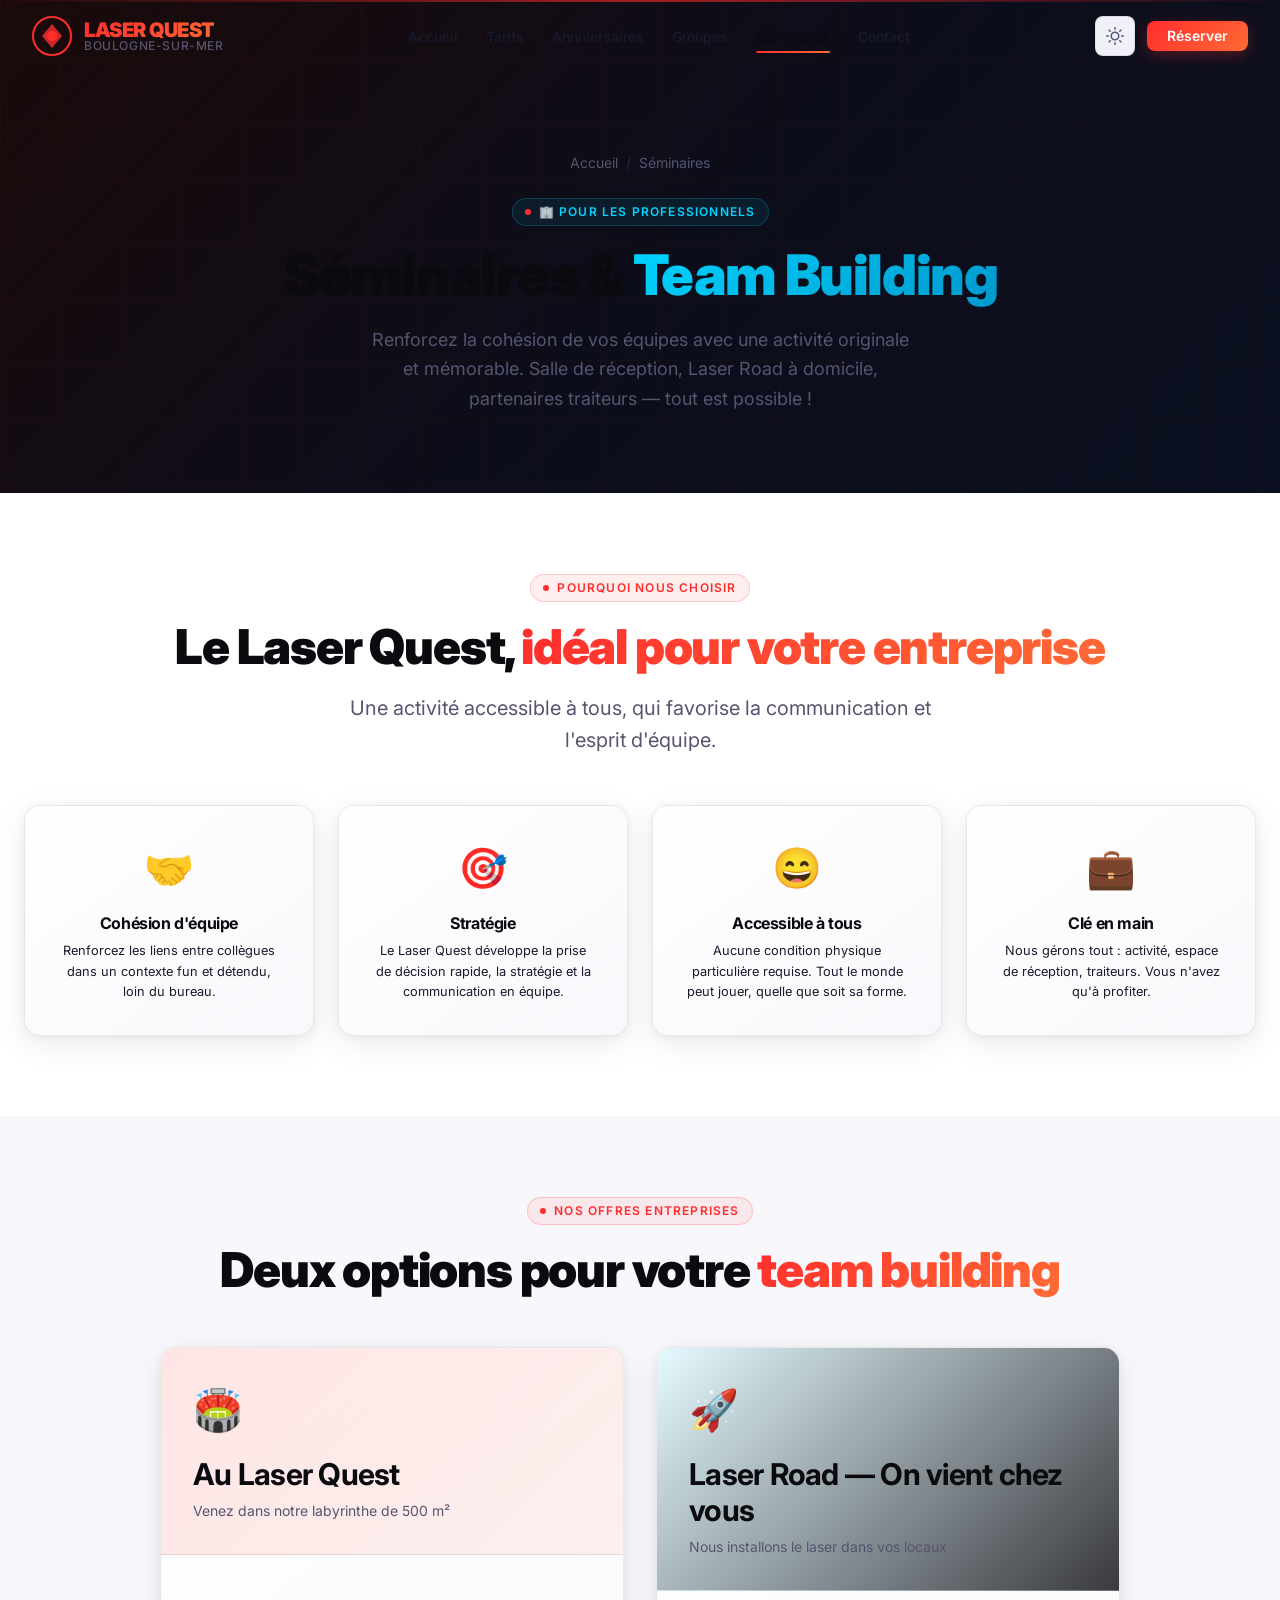
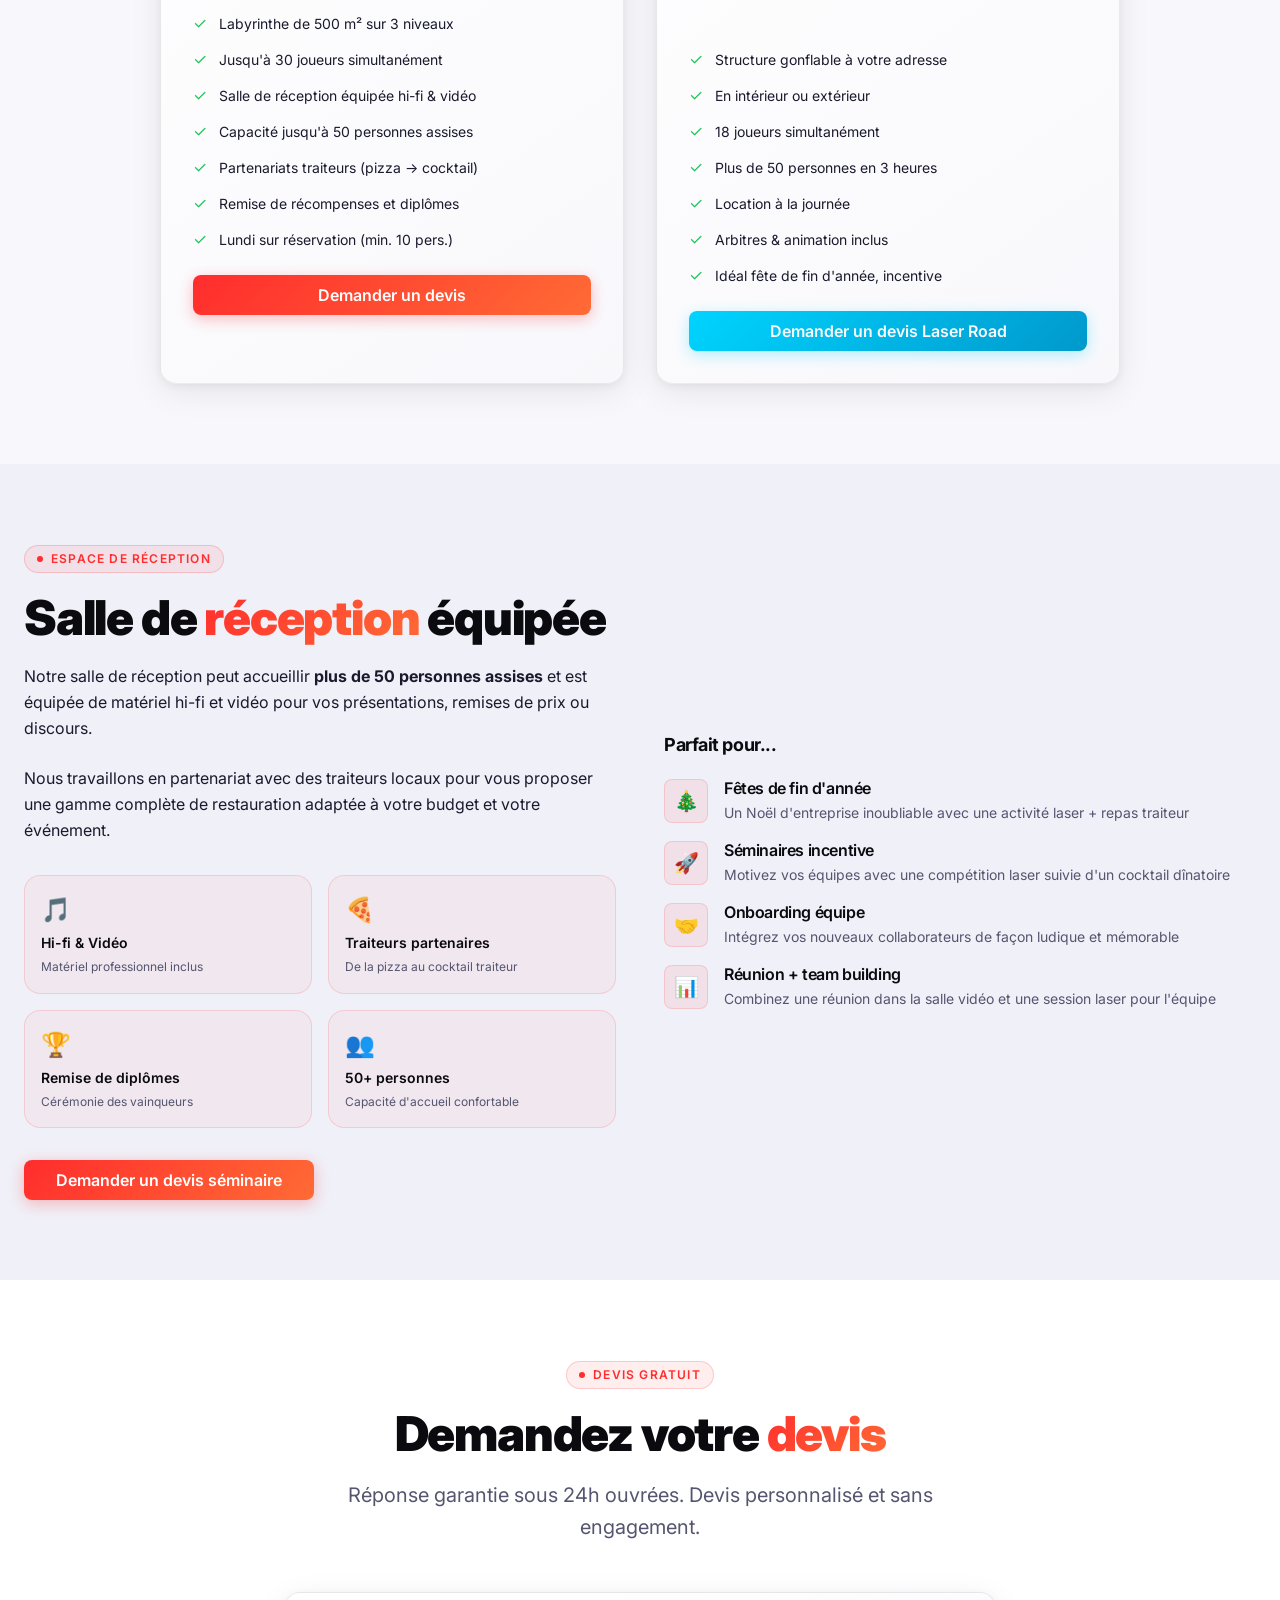
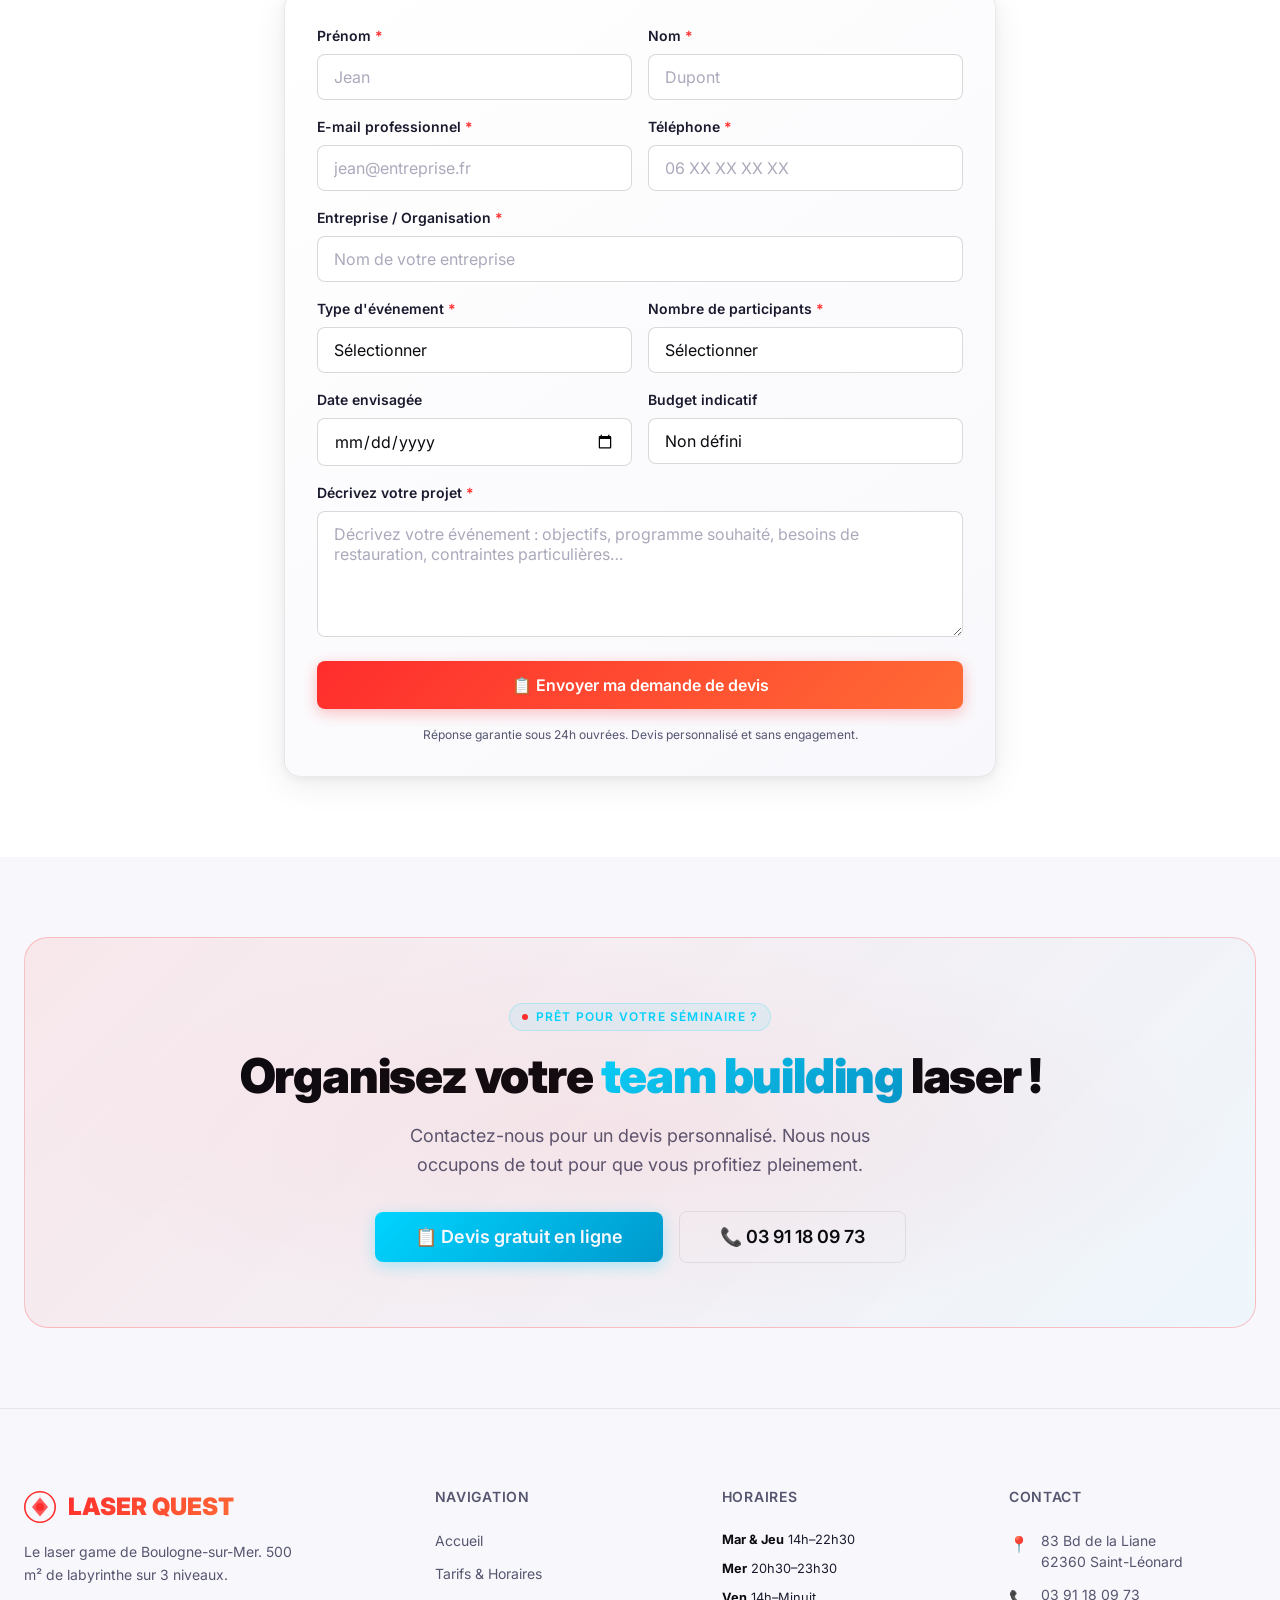
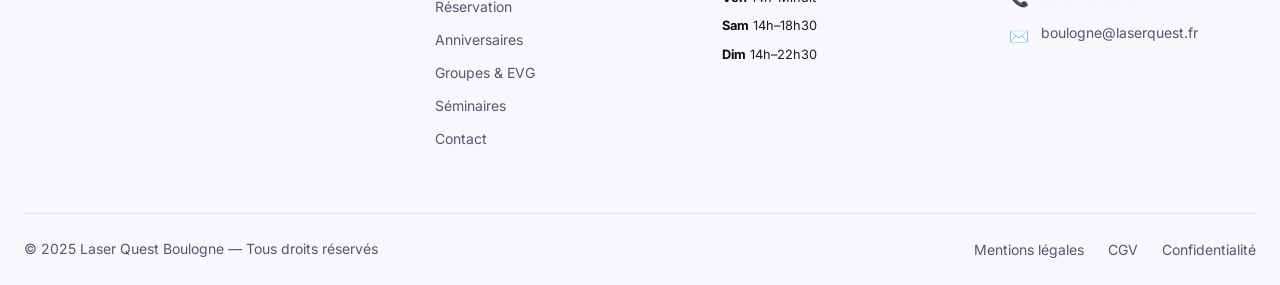
<file: seminaires.html>
<!DOCTYPE html>
<html lang="fr" data-theme="dark">
<head>
  <meta charset="UTF-8" />
  <meta name="viewport" content="width=device-width, initial-scale=1.0" />
  <title>Séminaires &amp; Team Building — Laser Quest Boulogne</title>
  <meta name="description" content="Laser Quest Boulogne pour séminaires et team building : salle de réception 50 pers., Laser Road à domicile, partenaires traiteurs. Devis sur demande." />
  <meta name="keywords" content="séminaire laser quest boulogne, team building laser game, laser road entreprise, cohésion équipe laser" />
  <meta name="robots" content="index, follow" />
  <link rel="canonical" href="https://boulogne.laserquest.fr/seminaires" />
  <link rel="icon" type="image/svg+xml" href="assets/icons/favicon.svg" />
  <link rel="preconnect" href="https://fonts.googleapis.com" />
  <link rel="preconnect" href="https://fonts.gstatic.com" crossorigin />
  <link href="https://fonts.googleapis.com/css2?family=Inter:wght@400;500;600;700;800;900&display=swap" rel="stylesheet" />
  <link rel="stylesheet" href="css/tokens.css" />
  <link rel="stylesheet" href="css/animations.css" />
  <link rel="stylesheet" href="css/style.css" />
  <link rel="stylesheet" href="css/responsive.css" />
  <script src="js/theme-toggle.js"></script>
</head>
<body>

  <div class="scan-line" aria-hidden="true"></div>

  <!-- NAVBAR -->
  <nav class="navbar navbar-transparent" role="navigation" aria-label="Navigation principale">
    <div class="navbar-inner">
      <a href="index.html" class="navbar-logo" aria-label="Laser Quest Boulogne — Accueil">
        <div class="navbar-logo-icon" aria-hidden="true">
          <svg width="40" height="40" viewBox="0 0 40 40" fill="none" xmlns="http://www.w3.org/2000/svg">
            <circle cx="20" cy="20" r="19" stroke="url(#lG6)" stroke-width="2"/>
            <path d="M10 20 L20 8 L30 20 L20 32 Z" fill="url(#lG6)" opacity="0.8"/>
            <circle cx="20" cy="20" r="5" fill="url(#lG6)"/>
            <defs><linearGradient id="lG6" x1="0" y1="0" x2="40" y2="40"><stop offset="0%" stop-color="#ff2d2d"/><stop offset="100%" stop-color="#ff6b35"/></linearGradient></defs>
          </svg>
        </div>
        <div class="navbar-logo-text">
          <span class="navbar-logo-title">LASER QUEST</span>
          <span class="navbar-logo-subtitle">Boulogne-sur-Mer</span>
        </div>
      </a>
      <ul class="navbar-nav" role="list">
        <li><a href="index.html"        class="nav-link">Accueil</a></li>
        <li><a href="tarifs.html"       class="nav-link">Tarifs</a></li>
        <li><a href="anniversaire.html" class="nav-link">Anniversaires</a></li>
        <li><a href="groupes.html"      class="nav-link">Groupes</a></li>
        <li><a href="seminaires.html"   class="nav-link active">Séminaires</a></li>
        <li><a href="contact.html"      class="nav-link">Contact</a></li>
      </ul>
      <div class="navbar-actions">
        <button class="theme-toggle" aria-label="Passer en mode clair">
          <svg class="icon-sun" xmlns="http://www.w3.org/2000/svg" width="18" height="18" viewBox="0 0 24 24" fill="none" stroke="currentColor" stroke-width="2" stroke-linecap="round" stroke-linejoin="round"><circle cx="12" cy="12" r="5"/><line x1="12" y1="1" x2="12" y2="3"/><line x1="12" y1="21" x2="12" y2="23"/><line x1="4.22" y1="4.22" x2="5.64" y2="5.64"/><line x1="18.36" y1="18.36" x2="19.78" y2="19.78"/><line x1="1" y1="12" x2="3" y2="12"/><line x1="21" y1="12" x2="23" y2="12"/><line x1="4.22" y1="19.78" x2="5.64" y2="18.36"/><line x1="18.36" y1="5.64" x2="19.78" y2="4.22"/></svg>
          <svg class="icon-moon" style="display:none" xmlns="http://www.w3.org/2000/svg" width="18" height="18" viewBox="0 0 24 24" fill="none" stroke="currentColor" stroke-width="2" stroke-linecap="round" stroke-linejoin="round"><path d="M21 12.79A9 9 0 1 1 11.21 3 7 7 0 0 0 21 12.79z"/></svg>
        </button>
        <a href="reservation.html" class="btn btn-primary btn-sm">Réserver</a>
      </div>
      <button class="burger" aria-label="Ouvrir le menu" aria-expanded="false">
        <span class="burger-line"></span><span class="burger-line"></span><span class="burger-line"></span>
      </button>
    </div>
  </nav>

  <!-- MOBILE MENU -->
  <div class="mobile-menu" role="dialog" aria-label="Menu mobile">
    <a href="index.html"        class="mobile-nav-link"><span class="nav-icon">🏠</span> Accueil</a>
    <a href="tarifs.html"       class="mobile-nav-link"><span class="nav-icon">💶</span> Tarifs &amp; Horaires</a>
    <a href="anniversaire.html" class="mobile-nav-link"><span class="nav-icon">🎂</span> Anniversaires</a>
    <a href="groupes.html"      class="mobile-nav-link"><span class="nav-icon">👥</span> Groupes</a>
    <a href="seminaires.html"   class="mobile-nav-link active"><span class="nav-icon">🏢</span> Séminaires</a>
    <a href="contact.html"      class="mobile-nav-link"><span class="nav-icon">📍</span> Contact</a>
    <div class="mobile-menu-divider"></div>
    <a href="reservation.html"  class="btn btn-primary mobile-menu-cta">🎯 Réserver maintenant</a>
  </div>

  <!-- PAGE HERO -->
  <header class="page-hero">
    <div class="container page-hero-content">
      <nav class="breadcrumb" aria-label="Fil d'Ariane">
        <a href="index.html">Accueil</a>
        <span class="breadcrumb-sep">/</span>
        <span aria-current="page">Séminaires</span>
      </nav>
      <div class="section-label" style="margin:0 auto 1rem;color:var(--color-accent-blue);background:rgba(0,212,255,0.08);border-color:rgba(0,212,255,0.2)">🏢 Pour les professionnels</div>
      <h1 style="font-size:clamp(2rem,5vw,3.5rem);font-weight:900;margin-bottom:1rem">
        Séminaires &amp; <span class="text-gradient-blue">Team Building</span>
      </h1>
      <p style="font-size:1.125rem;color:var(--color-text-muted);max-width:550px;margin:0 auto">
        Renforcez la cohésion de vos équipes avec une activité originale et mémorable.
        Salle de réception, Laser Road à domicile, partenaires traiteurs — tout est possible !
      </p>
    </div>
  </header>

  <!-- WHY LASER QUEST FOR BUSINESS -->
  <section class="section section-dark" aria-labelledby="why-biz-title">
    <div class="container">
      <div class="text-center reveal" style="margin-bottom:3rem">
        <div class="section-label">Pourquoi nous choisir</div>
        <h2 id="why-biz-title" class="section-title">
          Le Laser Quest, <span class="text-gradient">idéal pour votre entreprise</span>
        </h2>
        <p class="section-subtitle" style="margin:0 auto">Une activité accessible à tous, qui favorise la communication et l'esprit d'équipe.</p>
      </div>

      <div class="grid grid-4" style="gap:1.5rem">
        <div class="card reveal delay-100" style="text-align:center">
          <div style="font-size:2.5rem;margin-bottom:1rem">🤝</div>
          <h3 style="font-size:1rem;margin-bottom:0.5rem">Cohésion d'équipe</h3>
          <p style="font-size:0.8rem">Renforcez les liens entre collègues dans un contexte fun et détendu, loin du bureau.</p>
        </div>
        <div class="card reveal delay-200" style="text-align:center">
          <div style="font-size:2.5rem;margin-bottom:1rem">🎯</div>
          <h3 style="font-size:1rem;margin-bottom:0.5rem">Stratégie</h3>
          <p style="font-size:0.8rem">Le Laser Quest développe la prise de décision rapide, la stratégie et la communication en équipe.</p>
        </div>
        <div class="card reveal delay-300" style="text-align:center">
          <div style="font-size:2.5rem;margin-bottom:1rem">😄</div>
          <h3 style="font-size:1rem;margin-bottom:0.5rem">Accessible à tous</h3>
          <p style="font-size:0.8rem">Aucune condition physique particulière requise. Tout le monde peut jouer, quelle que soit sa forme.</p>
        </div>
        <div class="card reveal delay-400" style="text-align:center">
          <div style="font-size:2.5rem;margin-bottom:1rem">💼</div>
          <h3 style="font-size:1rem;margin-bottom:0.5rem">Clé en main</h3>
          <p style="font-size:0.8rem">Nous gérons tout : activité, espace de réception, traiteurs. Vous n'avez qu'à profiter.</p>
        </div>
      </div>
    </div>
  </section>

  <!-- OPTIONS -->
  <section class="section" aria-labelledby="options-title">
    <div class="container">
      <div class="text-center reveal" style="margin-bottom:3rem">
        <div class="section-label">Nos offres entreprises</div>
        <h2 id="options-title" class="section-title">
          Deux options pour votre <span class="text-gradient">team building</span>
        </h2>
      </div>

      <div class="grid grid-2" style="gap:2rem;max-width:960px;margin:0 auto">

        <!-- In-house -->
        <div class="package-card reveal delay-100">
          <div class="package-header">
            <div class="package-icon" aria-hidden="true">🏟️</div>
            <h3 class="package-title">Au Laser Quest</h3>
            <p class="package-subtitle">Venez dans notre labyrinthe de 500 m²</p>
          </div>
          <div class="package-body">
            <ul class="include-list" style="margin-bottom:1.5rem">
              <li class="include-item"><span class="include-icon">✓</span> Labyrinthe de 500 m² sur 3 niveaux</li>
              <li class="include-item"><span class="include-icon">✓</span> Jusqu'à 30 joueurs simultanément</li>
              <li class="include-item"><span class="include-icon">✓</span> Salle de réception équipée hi-fi &amp; vidéo</li>
              <li class="include-item"><span class="include-icon">✓</span> Capacité jusqu'à 50 personnes assises</li>
              <li class="include-item"><span class="include-icon">✓</span> Partenariats traiteurs (pizza → cocktail)</li>
              <li class="include-item"><span class="include-icon">✓</span> Remise de récompenses et diplômes</li>
              <li class="include-item"><span class="include-icon">✓</span> Lundi sur réservation (min. 10 pers.)</li>
            </ul>
            <a href="contact.html" class="btn btn-primary" style="width:100%">Demander un devis</a>
          </div>
        </div>

        <!-- Laser Road -->
        <div class="package-card card-blue reveal delay-200">
          <div class="package-header" style="background:linear-gradient(135deg,rgba(0,212,255,0.1),rgba(10,10,15,0.8))">
            <div class="package-icon" aria-hidden="true">🚀</div>
            <h3 class="package-title">Laser Road — On vient chez vous</h3>
            <p class="package-subtitle">Nous installons le laser dans vos locaux</p>
          </div>
          <div class="package-body">
            <ul class="include-list" style="margin-bottom:1.5rem">
              <li class="include-item"><span class="include-icon">✓</span> Structure gonflable à votre adresse</li>
              <li class="include-item"><span class="include-icon">✓</span> En intérieur ou extérieur</li>
              <li class="include-item"><span class="include-icon">✓</span> 18 joueurs simultanément</li>
              <li class="include-item"><span class="include-icon">✓</span> Plus de 50 personnes en 3 heures</li>
              <li class="include-item"><span class="include-icon">✓</span> Location à la journée</li>
              <li class="include-item"><span class="include-icon">✓</span> Arbitres &amp; animation inclus</li>
              <li class="include-item"><span class="include-icon">✓</span> Idéal fête de fin d'année, incentive</li>
            </ul>
            <a href="contact.html" class="btn btn-blue" style="width:100%">Demander un devis Laser Road</a>
          </div>
        </div>

      </div>
    </div>
  </section>

  <!-- RECEPTION ROOM -->
  <section class="section section-alt" aria-labelledby="salle-title">
    <div class="container">
      <div style="display:grid;grid-template-columns:1fr 1fr;gap:3rem;align-items:center">
        <div class="reveal-left">
          <div class="section-label">Espace de réception</div>
          <h2 id="salle-title" class="section-title">
            Salle de <span class="text-gradient">réception</span> équipée
          </h2>
          <p style="margin-bottom:1.5rem">
            Notre salle de réception peut accueillir <strong>plus de 50 personnes assises</strong>
            et est équipée de matériel hi-fi et vidéo pour vos présentations, remises de prix
            ou discours.
          </p>
          <p style="margin-bottom:2rem">
            Nous travaillons en partenariat avec des traiteurs locaux pour vous proposer
            une gamme complète de restauration adaptée à votre budget et votre événement.
          </p>

          <div class="grid grid-2" style="gap:1rem;margin-bottom:2rem">
            <div class="highlight-box" style="padding:1rem">
              <div style="font-size:1.5rem;margin-bottom:0.25rem">🎵</div>
              <div style="font-size:0.875rem;font-weight:600">Hi-fi &amp; Vidéo</div>
              <p style="font-size:0.75rem;margin:0.25rem 0 0;color:var(--color-text-muted)">Matériel professionnel inclus</p>
            </div>
            <div class="highlight-box" style="padding:1rem">
              <div style="font-size:1.5rem;margin-bottom:0.25rem">🍕</div>
              <div style="font-size:0.875rem;font-weight:600">Traiteurs partenaires</div>
              <p style="font-size:0.75rem;margin:0.25rem 0 0;color:var(--color-text-muted)">De la pizza au cocktail traiteur</p>
            </div>
            <div class="highlight-box" style="padding:1rem">
              <div style="font-size:1.5rem;margin-bottom:0.25rem">🏆</div>
              <div style="font-size:0.875rem;font-weight:600">Remise de diplômes</div>
              <p style="font-size:0.75rem;margin:0.25rem 0 0;color:var(--color-text-muted)">Cérémonie des vainqueurs</p>
            </div>
            <div class="highlight-box" style="padding:1rem">
              <div style="font-size:1.5rem;margin-bottom:0.25rem">👥</div>
              <div style="font-size:0.875rem;font-weight:600">50+ personnes</div>
              <p style="font-size:0.75rem;margin:0.25rem 0 0;color:var(--color-text-muted)">Capacité d'accueil confortable</p>
            </div>
          </div>

          <a href="contact.html" class="btn btn-primary">Demander un devis séminaire</a>
        </div>

        <div class="reveal-right" style="transition-delay:0.2s">
          <!-- Use cases -->
          <div style="display:flex;flex-direction:column;gap:1rem">
            <h3 style="font-size:1.125rem;margin-bottom:0.5rem">Parfait pour...</h3>
            <div class="feature-item">
              <div class="feature-icon" aria-hidden="true">🎄</div>
              <div class="feature-text">
                <h4>Fêtes de fin d'année</h4>
                <p>Un Noël d'entreprise inoubliable avec une activité laser + repas traiteur</p>
              </div>
            </div>
            <div class="feature-item">
              <div class="feature-icon" aria-hidden="true">🚀</div>
              <div class="feature-text">
                <h4>Séminaires incentive</h4>
                <p>Motivez vos équipes avec une compétition laser suivie d'un cocktail dînatoire</p>
              </div>
            </div>
            <div class="feature-item">
              <div class="feature-icon" aria-hidden="true">🤝</div>
              <div class="feature-text">
                <h4>Onboarding équipe</h4>
                <p>Intégrez vos nouveaux collaborateurs de façon ludique et mémorable</p>
              </div>
            </div>
            <div class="feature-item">
              <div class="feature-icon" aria-hidden="true">📊</div>
              <div class="feature-text">
                <h4>Réunion + team building</h4>
                <p>Combinez une réunion dans la salle vidéo et une session laser pour l'équipe</p>
              </div>
            </div>
          </div>
        </div>
      </div>
    </div>
  </section>

  <!-- QUOTE FORM -->
  <section class="section section-dark" aria-labelledby="devis-title">
    <div class="container" style="max-width:760px">
      <div class="text-center reveal" style="margin-bottom:3rem">
        <div class="section-label">Devis gratuit</div>
        <h2 id="devis-title" class="section-title">
          Demandez votre <span class="text-gradient">devis</span>
        </h2>
        <p class="section-subtitle" style="margin:0 auto">Réponse garantie sous 24h ouvrées. Devis personnalisé et sans engagement.</p>
      </div>

      <div class="card reveal">
        <form data-validate action="#" method="post" novalidate>
          <div class="form-grid" style="margin-bottom:1rem">
            <div class="form-group">
              <label class="form-label" for="d-prenom">Prénom <span>*</span></label>
              <input class="form-control" type="text" id="d-prenom" name="prenom" placeholder="Jean" required />
            </div>
            <div class="form-group">
              <label class="form-label" for="d-nom">Nom <span>*</span></label>
              <input class="form-control" type="text" id="d-nom" name="nom" placeholder="Dupont" required />
            </div>
          </div>
          <div class="form-grid" style="margin-bottom:1rem">
            <div class="form-group">
              <label class="form-label" for="d-email">E-mail professionnel <span>*</span></label>
              <input class="form-control" type="email" id="d-email" name="email" placeholder="jean@entreprise.fr" required />
            </div>
            <div class="form-group">
              <label class="form-label" for="d-tel">Téléphone <span>*</span></label>
              <input class="form-control" type="tel" id="d-tel" name="telephone" placeholder="06 XX XX XX XX" required />
            </div>
          </div>
          <div class="form-group" style="margin-bottom:1rem">
            <label class="form-label" for="d-entreprise">Entreprise / Organisation <span>*</span></label>
            <input class="form-control" type="text" id="d-entreprise" name="entreprise" placeholder="Nom de votre entreprise" required />
          </div>
          <div class="form-grid" style="margin-bottom:1rem">
            <div class="form-group">
              <label class="form-label" for="d-type">Type d'événement <span>*</span></label>
              <select class="form-control" id="d-type" name="type" required>
                <option value="">Sélectionner</option>
                <option value="seminaire">Séminaire</option>
                <option value="teambuilding">Team Building</option>
                <option value="fete-fin-annee">Fête de fin d'année</option>
                <option value="incentive">Incentive / Motivation</option>
                <option value="onboarding">Onboarding</option>
                <option value="laserroad">Laser Road (déplacement)</option>
                <option value="autre">Autre</option>
              </select>
            </div>
            <div class="form-group">
              <label class="form-label" for="d-participants">Nombre de participants <span>*</span></label>
              <select class="form-control" id="d-participants" name="participants" required>
                <option value="">Sélectionner</option>
                <option value="10-20">10 à 20 personnes</option>
                <option value="20-30">20 à 30 personnes</option>
                <option value="30-50">30 à 50 personnes</option>
                <option value="50+">Plus de 50 personnes</option>
              </select>
            </div>
          </div>
          <div class="form-grid" style="margin-bottom:1rem">
            <div class="form-group">
              <label class="form-label" for="d-date">Date envisagée</label>
              <input class="form-control" type="date" id="d-date" name="date" />
            </div>
            <div class="form-group">
              <label class="form-label" for="d-budget">Budget indicatif</label>
              <select class="form-control" id="d-budget" name="budget">
                <option value="">Non défini</option>
                <option value="moins-500">Moins de 500 €</option>
                <option value="500-1000">500 € – 1 000 €</option>
                <option value="1000-2000">1 000 € – 2 000 €</option>
                <option value="2000+">Plus de 2 000 €</option>
              </select>
            </div>
          </div>
          <div class="form-group" style="margin-bottom:1.5rem">
            <label class="form-label" for="d-message">Décrivez votre projet <span>*</span></label>
            <textarea class="form-control" id="d-message" name="message" rows="5" placeholder="Décrivez votre événement : objectifs, programme souhaité, besoins de restauration, contraintes particulières…" required></textarea>
          </div>
          <button type="submit" class="btn btn-primary" style="width:100%;font-size:1rem;padding:1rem">
            📋 Envoyer ma demande de devis
          </button>
          <p style="font-size:0.75rem;color:var(--color-text-muted);margin-top:1rem;text-align:center">Réponse garantie sous 24h ouvrées. Devis personnalisé et sans engagement.</p>
        </form>
      </div>
    </div>
  </section>

  <!-- CTA -->
  <section class="section">
    <div class="container">
      <div class="cta-banner reveal">
        <div class="section-label" style="margin:0 auto 1rem;color:var(--color-accent-blue);background:rgba(0,212,255,0.08);border-color:rgba(0,212,255,0.2)">Prêt pour votre séminaire ?</div>
        <h2 class="cta-banner-title">Organisez votre <span class="text-gradient-blue">team building</span> laser !</h2>
        <p class="cta-banner-subtitle">Contactez-nous pour un devis personnalisé. Nous nous occupons de tout pour que vous profitiez pleinement.</p>
        <div class="cta-banner-actions">
          <a href="contact.html"     class="btn btn-blue btn-lg">📋 Devis gratuit en ligne</a>
          <a href="tel:0391180973"   class="btn btn-secondary btn-lg">📞 03 91 18 09 73</a>
        </div>
      </div>
    </div>
  </section>

  <!-- FOOTER -->
  <footer class="footer" role="contentinfo">
    <div class="container">
      <div class="footer-top">
        <div class="footer-brand">
          <a href="index.html" class="footer-logo">
            <svg width="32" height="32" viewBox="0 0 40 40" fill="none" xmlns="http://www.w3.org/2000/svg" aria-hidden="true"><circle cx="20" cy="20" r="19" stroke="url(#fLG6)" stroke-width="2"/><path d="M10 20 L20 8 L30 20 L20 32 Z" fill="url(#fLG6)" opacity="0.8"/><circle cx="20" cy="20" r="5" fill="url(#fLG6)"/><defs><linearGradient id="fLG6" x1="0" y1="0" x2="40" y2="40"><stop offset="0%" stop-color="#ff2d2d"/><stop offset="100%" stop-color="#ff6b35"/></linearGradient></defs></svg>
            <span class="footer-logo-title">LASER QUEST</span>
          </a>
          <p>Le laser game de Boulogne-sur-Mer. 500 m² de labyrinthe sur 3 niveaux.</p>
        </div>
        <div class="footer-col">
          <h4>Navigation</h4>
          <ul class="footer-links">
            <li><a href="index.html">Accueil</a></li>
            <li><a href="tarifs.html">Tarifs &amp; Horaires</a></li>
            <li><a href="reservation.html">Réservation</a></li>
            <li><a href="anniversaire.html">Anniversaires</a></li>
            <li><a href="groupes.html">Groupes &amp; EVG</a></li>
            <li><a href="seminaires.html">Séminaires</a></li>
            <li><a href="contact.html">Contact</a></li>
          </ul>
        </div>
        <div class="footer-col">
          <h4>Horaires</h4>
          <div style="font-size:0.8rem;color:var(--color-text-muted)">
            <p style="margin-bottom:0.5rem"><strong style="color:var(--color-text-primary)">Mar &amp; Jeu</strong> 14h–22h30</p>
            <p style="margin-bottom:0.5rem"><strong style="color:var(--color-text-primary)">Mer</strong> 20h30–23h30</p>
            <p style="margin-bottom:0.5rem"><strong style="color:var(--color-text-primary)">Ven</strong> 14h–Minuit</p>
            <p style="margin-bottom:0.5rem"><strong style="color:var(--color-text-primary)">Sam</strong> 14h–18h30</p>
            <p style="margin-bottom:0.5rem"><strong style="color:var(--color-text-primary)">Dim</strong> 14h–22h30</p>
          </div>
        </div>
        <div class="footer-col">
          <h4>Contact</h4>
          <div class="footer-contact-item"><span class="icon">📍</span><span>83 Bd de la Liane<br/>62360 Saint-Léonard</span></div>
          <div class="footer-contact-item"><span class="icon">📞</span><a href="tel:0391180973" style="color:inherit;text-decoration:none">03 91 18 09 73</a></div>
          <div class="footer-contact-item"><span class="icon">✉️</span><a href="mailto:boulogne@laserquest.fr" style="color:inherit;text-decoration:none">boulogne@laserquest.fr</a></div>
        </div>
      </div>
      <div class="footer-bottom">
        <p class="footer-copyright">© 2025 Laser Quest Boulogne — Tous droits réservés</p>
        <nav class="footer-legal"><a href="mentions-legales.html">Mentions légales</a><a href="mentions-legales.html#cgv">CGV</a><a href="mentions-legales.html#confidentialite">Confidentialité</a></nav>
      </div>
    </div>
  </footer>

  <button class="back-to-top" aria-label="Retour en haut de page">↑</button>
  <script src="js/menu.js"></script>
  <script src="js/main.js"></script>
</body>
</html>
</file>
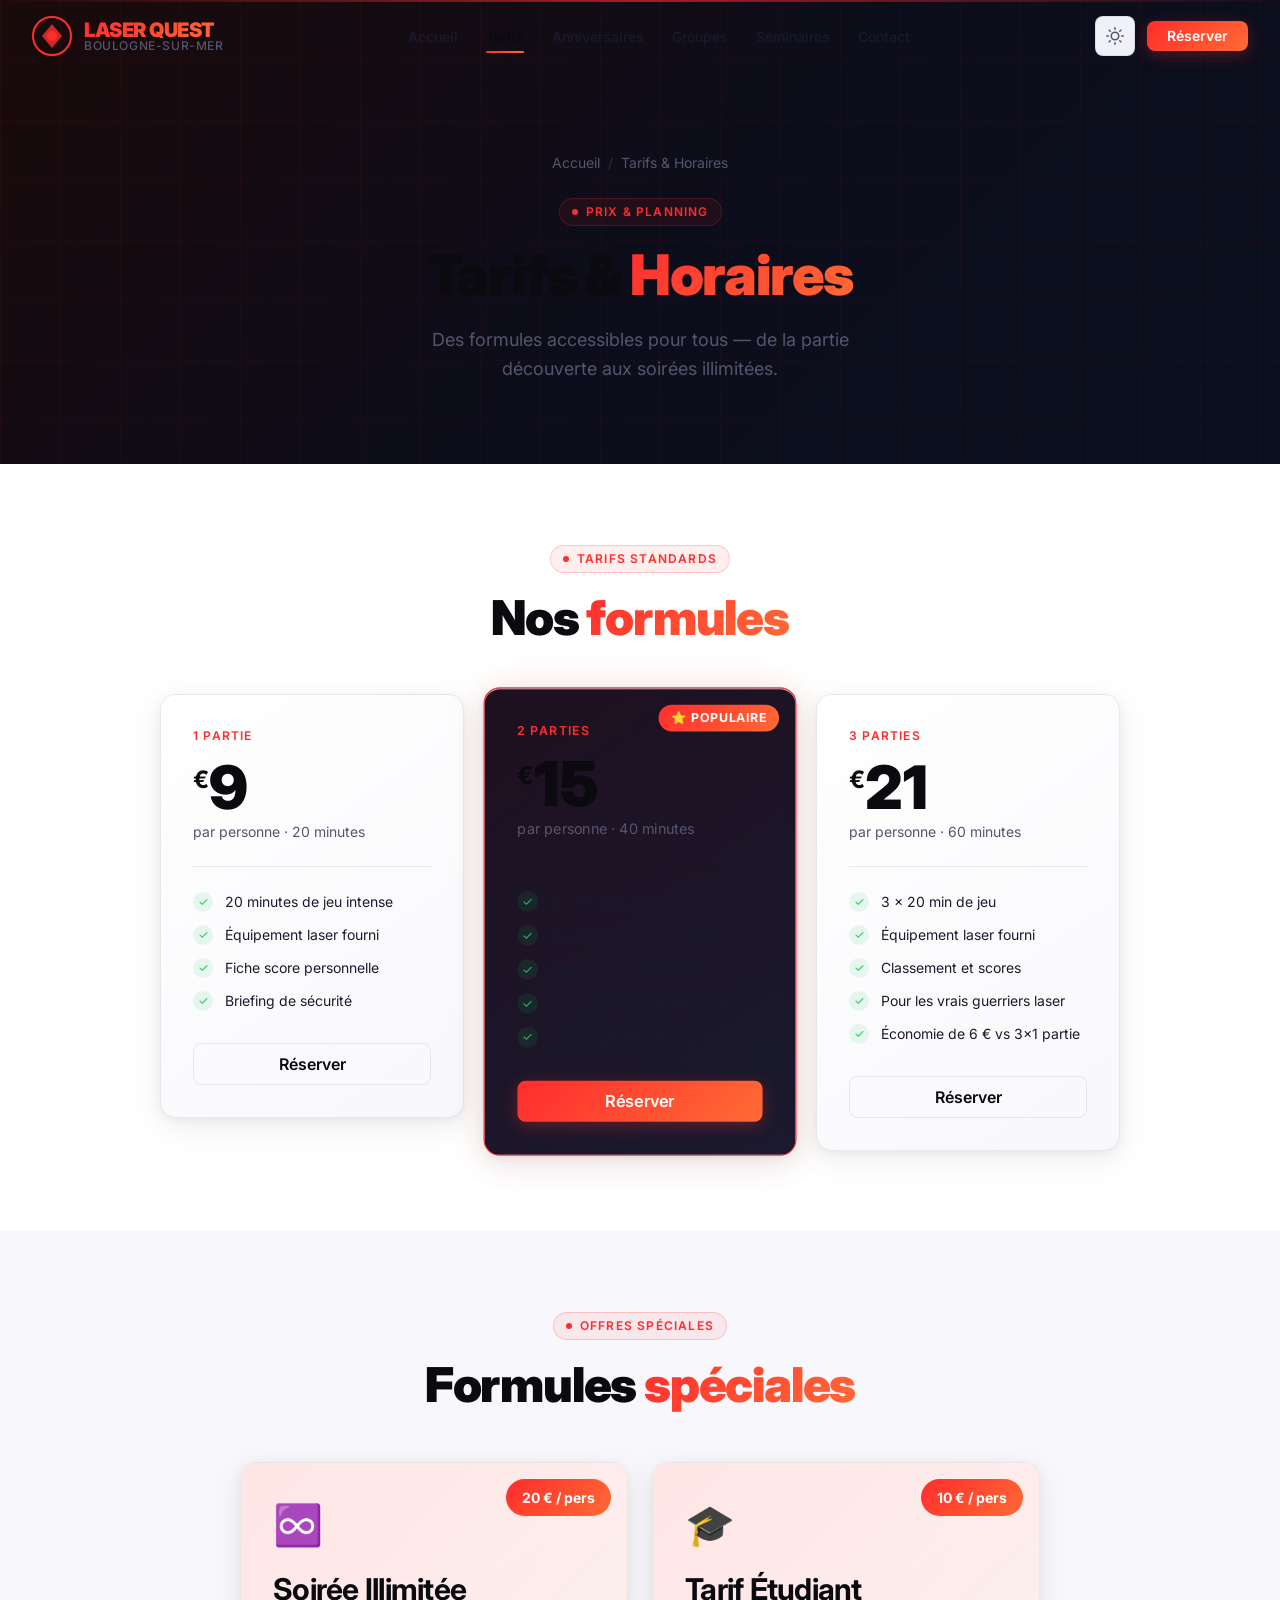
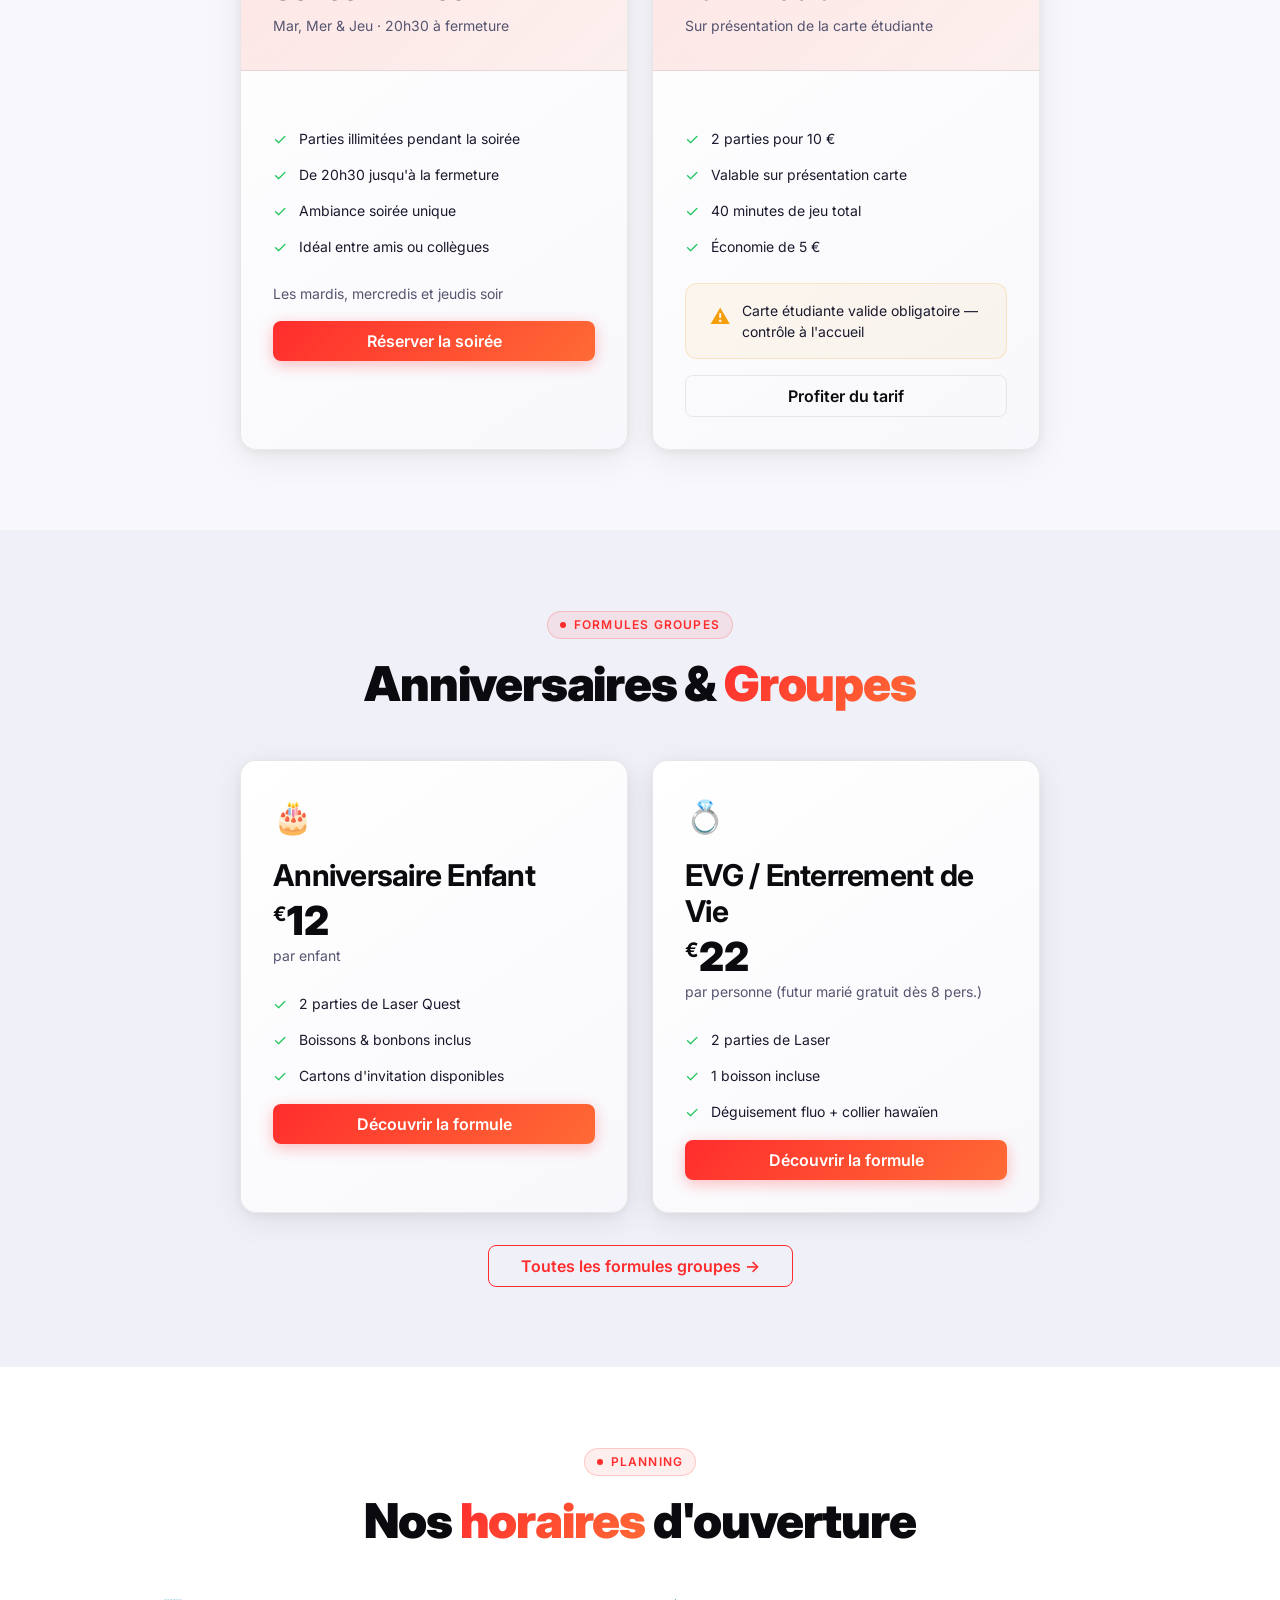
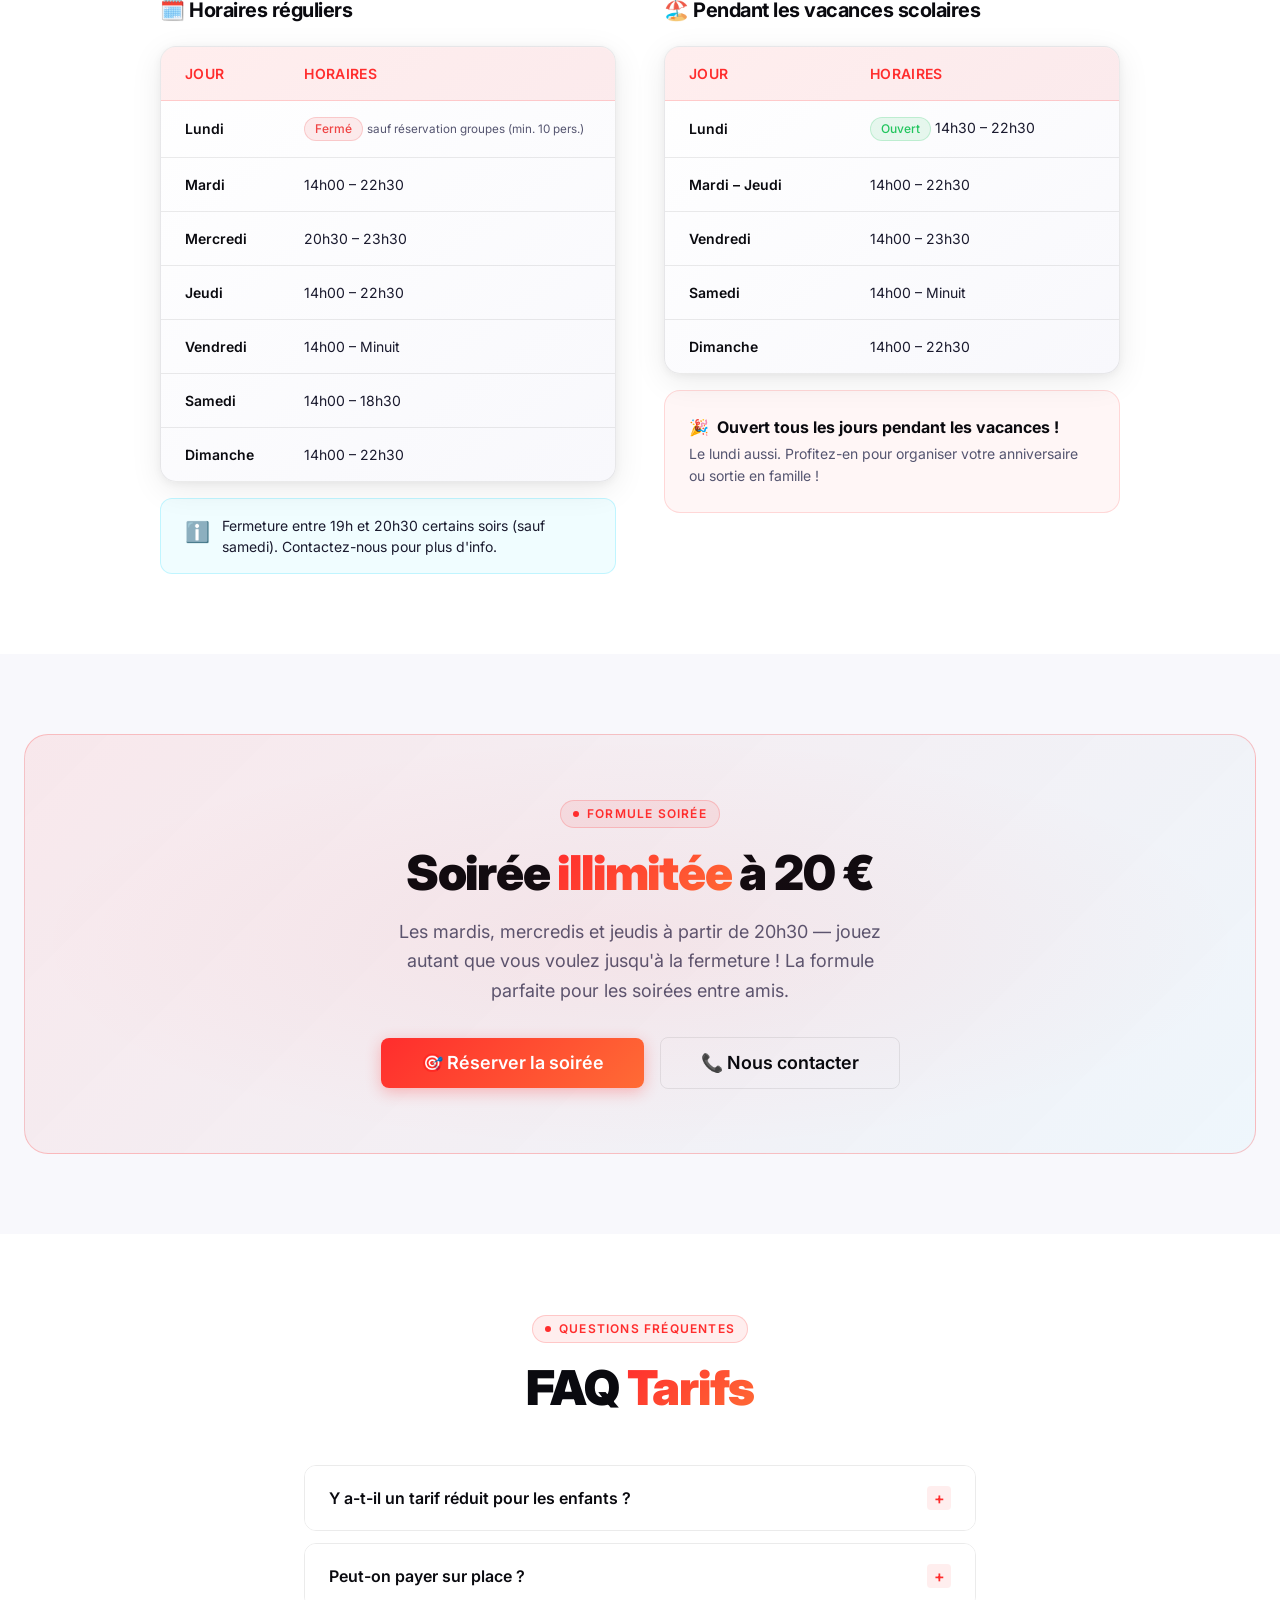
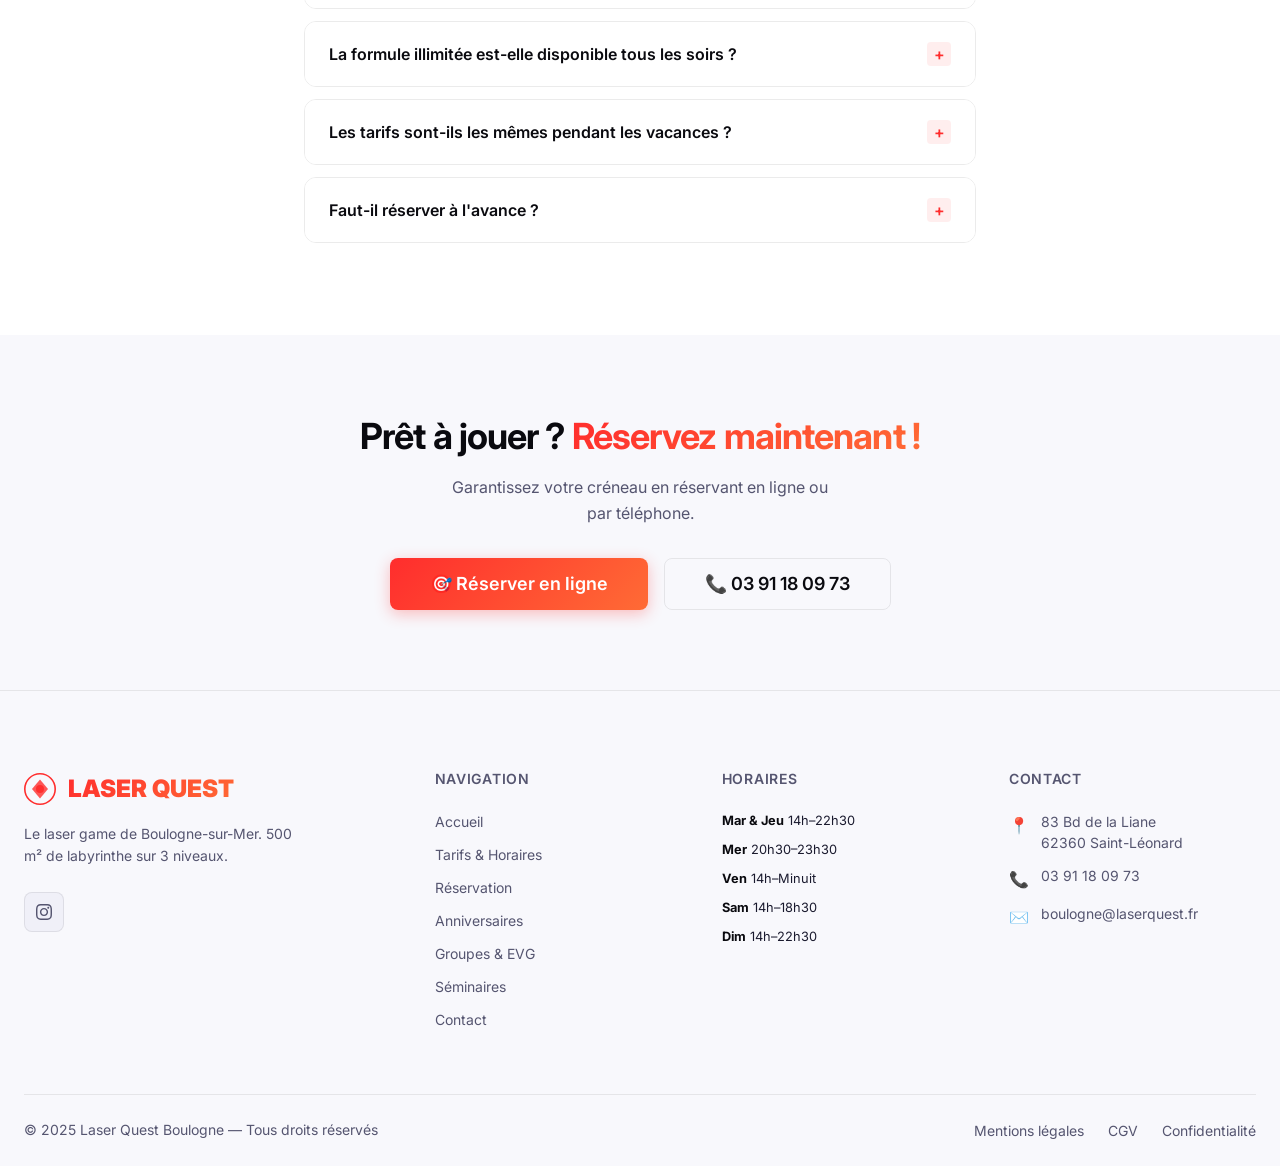
<file: tarifs.html>
<!DOCTYPE html>
<html lang="fr" data-theme="dark">
<head>
  <meta charset="UTF-8" />
  <meta name="viewport" content="width=device-width, initial-scale=1.0" />
  <title>Tarifs &amp; Horaires — Laser Quest Boulogne</title>
  <meta name="description" content="Tarifs Laser Quest Boulogne : à partir de 9 € la partie. Horaires d'ouverture, formule illimitée, tarifs étudiants, groupes. Réservez en ligne." />
  <meta name="keywords" content="tarifs laser quest boulogne, prix laser game, horaires laser quest, formule illimitée laser" />
  <meta name="robots" content="index, follow" />
  <link rel="canonical" href="https://boulogne.laserquest.fr/tarifs" />
  <link rel="icon" type="image/svg+xml" href="assets/icons/favicon.svg" />
  <link rel="preconnect" href="https://fonts.googleapis.com" />
  <link rel="preconnect" href="https://fonts.gstatic.com" crossorigin />
  <link href="https://fonts.googleapis.com/css2?family=Inter:wght@400;500;600;700;800;900&display=swap" rel="stylesheet" />
  <link rel="stylesheet" href="css/tokens.css" />
  <link rel="stylesheet" href="css/animations.css" />
  <link rel="stylesheet" href="css/style.css" />
  <link rel="stylesheet" href="css/responsive.css" />
  <script src="js/theme-toggle.js"></script>
  <meta property="og:title"       content="Tarifs &amp; Horaires — Laser Quest Boulogne" />
  <meta property="og:description" content="À partir de 9 € la partie. Formule illimitée, anniversaires, groupes. Découvrez tous nos tarifs." />
  <meta property="og:url"         content="https://boulogne.laserquest.fr/tarifs" />
  <meta property="og:type"        content="website" />
</head>
<body>

  <div class="scan-line" aria-hidden="true"></div>

  <!-- NAVBAR -->
  <nav class="navbar navbar-transparent" role="navigation" aria-label="Navigation principale">
    <div class="navbar-inner">
      <a href="index.html" class="navbar-logo" aria-label="Laser Quest Boulogne — Accueil">
        <div class="navbar-logo-icon" aria-hidden="true">
          <svg width="40" height="40" viewBox="0 0 40 40" fill="none" xmlns="http://www.w3.org/2000/svg">
            <circle cx="20" cy="20" r="19" stroke="url(#logoGrad2)" stroke-width="2"/>
            <path d="M10 20 L20 8 L30 20 L20 32 Z" fill="url(#logoGrad2)" opacity="0.8"/>
            <circle cx="20" cy="20" r="5" fill="url(#logoGrad2)"/>
            <defs><linearGradient id="logoGrad2" x1="0" y1="0" x2="40" y2="40"><stop offset="0%" stop-color="#ff2d2d"/><stop offset="100%" stop-color="#ff6b35"/></linearGradient></defs>
          </svg>
        </div>
        <div class="navbar-logo-text">
          <span class="navbar-logo-title">LASER QUEST</span>
          <span class="navbar-logo-subtitle">Boulogne-sur-Mer</span>
        </div>
      </a>
      <ul class="navbar-nav" role="list">
        <li><a href="index.html"        class="nav-link">Accueil</a></li>
        <li><a href="tarifs.html"       class="nav-link active">Tarifs</a></li>
        <li><a href="anniversaire.html" class="nav-link">Anniversaires</a></li>
        <li><a href="groupes.html"      class="nav-link">Groupes</a></li>
        <li><a href="seminaires.html"   class="nav-link">Séminaires</a></li>
        <li><a href="contact.html"      class="nav-link">Contact</a></li>
      </ul>
      <div class="navbar-actions">
        <button class="theme-toggle" aria-label="Passer en mode clair" title="Mode clair">
          <svg class="icon-sun" xmlns="http://www.w3.org/2000/svg" width="18" height="18" viewBox="0 0 24 24" fill="none" stroke="currentColor" stroke-width="2" stroke-linecap="round" stroke-linejoin="round"><circle cx="12" cy="12" r="5"/><line x1="12" y1="1" x2="12" y2="3"/><line x1="12" y1="21" x2="12" y2="23"/><line x1="4.22" y1="4.22" x2="5.64" y2="5.64"/><line x1="18.36" y1="18.36" x2="19.78" y2="19.78"/><line x1="1" y1="12" x2="3" y2="12"/><line x1="21" y1="12" x2="23" y2="12"/><line x1="4.22" y1="19.78" x2="5.64" y2="18.36"/><line x1="18.36" y1="5.64" x2="19.78" y2="4.22"/></svg>
          <svg class="icon-moon" style="display:none" xmlns="http://www.w3.org/2000/svg" width="18" height="18" viewBox="0 0 24 24" fill="none" stroke="currentColor" stroke-width="2" stroke-linecap="round" stroke-linejoin="round"><path d="M21 12.79A9 9 0 1 1 11.21 3 7 7 0 0 0 21 12.79z"/></svg>
        </button>
        <a href="reservation.html" class="btn btn-primary btn-sm">Réserver</a>
      </div>
      <button class="burger" aria-label="Ouvrir le menu" aria-expanded="false">
        <span class="burger-line"></span>
        <span class="burger-line"></span>
        <span class="burger-line"></span>
      </button>
    </div>
  </nav>

  <!-- MOBILE MENU -->
  <div class="mobile-menu" role="dialog" aria-label="Menu mobile">
    <a href="index.html"        class="mobile-nav-link"><span class="nav-icon">🏠</span> Accueil</a>
    <a href="tarifs.html"       class="mobile-nav-link active"><span class="nav-icon">💶</span> Tarifs &amp; Horaires</a>
    <a href="anniversaire.html" class="mobile-nav-link"><span class="nav-icon">🎂</span> Anniversaires</a>
    <a href="groupes.html"      class="mobile-nav-link"><span class="nav-icon">👥</span> Groupes</a>
    <a href="seminaires.html"   class="mobile-nav-link"><span class="nav-icon">🏢</span> Séminaires</a>
    <a href="contact.html"      class="mobile-nav-link"><span class="nav-icon">📍</span> Contact</a>
    <div class="mobile-menu-divider"></div>
    <a href="reservation.html"  class="btn btn-primary mobile-menu-cta">🎯 Réserver maintenant</a>
  </div>

  <!-- PAGE HERO -->
  <header class="page-hero">
    <div class="container page-hero-content">
      <nav class="breadcrumb" aria-label="Fil d'Ariane">
        <a href="index.html">Accueil</a>
        <span class="breadcrumb-sep" aria-hidden="true">/</span>
        <span aria-current="page">Tarifs &amp; Horaires</span>
      </nav>
      <div class="section-label" style="margin:0 auto 1rem">Prix &amp; Planning</div>
      <h1 style="font-size:clamp(2rem,5vw,3.5rem);font-weight:900;margin-bottom:1rem">
        Tarifs &amp; <span class="text-gradient">Horaires</span>
      </h1>
      <p style="font-size:1.125rem;color:var(--color-text-muted);max-width:500px;margin:0 auto">
        Des formules accessibles pour tous — de la partie découverte aux soirées illimitées.
      </p>
    </div>
  </header>

  <!-- MAIN PRICING -->
  <section class="section section-dark" aria-labelledby="tarifs-title">
    <div class="container">
      <div class="text-center reveal" style="margin-bottom:3rem">
        <div class="section-label">Tarifs standards</div>
        <h2 id="tarifs-title" class="section-title">
          Nos <span class="text-gradient">formules</span>
        </h2>
      </div>

      <div class="pricing-grid" style="max-width:960px;margin:0 auto">

        <!-- 1 Partie -->
        <div class="pricing-card reveal delay-100">
          <div class="pricing-name">1 Partie</div>
          <div class="pricing-price"><sup>€</sup>9</div>
          <div class="pricing-per">par personne · 20 minutes</div>
          <div class="pricing-divider"></div>
          <ul class="pricing-features">
            <li class="pricing-feature">
              <span class="pricing-feature-icon" aria-hidden="true">✓</span>
              20 minutes de jeu intense
            </li>
            <li class="pricing-feature">
              <span class="pricing-feature-icon" aria-hidden="true">✓</span>
              Équipement laser fourni
            </li>
            <li class="pricing-feature">
              <span class="pricing-feature-icon" aria-hidden="true">✓</span>
              Fiche score personnelle
            </li>
            <li class="pricing-feature">
              <span class="pricing-feature-icon" aria-hidden="true">✓</span>
              Briefing de sécurité
            </li>
          </ul>
          <a href="reservation.html" class="btn btn-secondary" style="width:100%">Réserver</a>
        </div>

        <!-- 2 Parties -->
        <div class="pricing-card featured reveal delay-200">
          <div class="pricing-badge">⭐ Populaire</div>
          <div class="pricing-name">2 Parties</div>
          <div class="pricing-price"><sup>€</sup>15</div>
          <div class="pricing-per">par personne · 40 minutes</div>
          <div class="pricing-divider"></div>
          <ul class="pricing-features">
            <li class="pricing-feature">
              <span class="pricing-feature-icon" aria-hidden="true">✓</span>
              2 × 20 min de jeu intense
            </li>
            <li class="pricing-feature">
              <span class="pricing-feature-icon" aria-hidden="true">✓</span>
              Équipement laser fourni
            </li>
            <li class="pricing-feature">
              <span class="pricing-feature-icon" aria-hidden="true">✓</span>
              Classement et scores
            </li>
            <li class="pricing-feature">
              <span class="pricing-feature-icon" aria-hidden="true">✓</span>
              Idéal pour tous les niveaux
            </li>
            <li class="pricing-feature">
              <span class="pricing-feature-icon" aria-hidden="true">✓</span>
              Économie de 3 € vs 2×1 partie
            </li>
          </ul>
          <a href="reservation.html" class="btn btn-primary" style="width:100%">Réserver</a>
        </div>

        <!-- 3 Parties -->
        <div class="pricing-card reveal delay-300">
          <div class="pricing-name">3 Parties</div>
          <div class="pricing-price"><sup>€</sup>21</div>
          <div class="pricing-per">par personne · 60 minutes</div>
          <div class="pricing-divider"></div>
          <ul class="pricing-features">
            <li class="pricing-feature">
              <span class="pricing-feature-icon" aria-hidden="true">✓</span>
              3 × 20 min de jeu
            </li>
            <li class="pricing-feature">
              <span class="pricing-feature-icon" aria-hidden="true">✓</span>
              Équipement laser fourni
            </li>
            <li class="pricing-feature">
              <span class="pricing-feature-icon" aria-hidden="true">✓</span>
              Classement et scores
            </li>
            <li class="pricing-feature">
              <span class="pricing-feature-icon" aria-hidden="true">✓</span>
              Pour les vrais guerriers laser
            </li>
            <li class="pricing-feature">
              <span class="pricing-feature-icon" aria-hidden="true">✓</span>
              Économie de 6 € vs 3×1 partie
            </li>
          </ul>
          <a href="reservation.html" class="btn btn-secondary" style="width:100%">Réserver</a>
        </div>

      </div>
    </div>
  </section>

  <!-- SPECIAL OFFERS -->
  <section class="section" aria-labelledby="offres-title">
    <div class="container">
      <div class="text-center reveal" style="margin-bottom:3rem">
        <div class="section-label">Offres spéciales</div>
        <h2 id="offres-title" class="section-title">
          Formules <span class="text-gradient">spéciales</span>
        </h2>
      </div>

      <div class="grid grid-2" style="gap:1.5rem;max-width:800px;margin:0 auto">

        <!-- Illimité -->
        <div class="package-card reveal delay-100">
          <div class="package-header">
            <div class="package-price-tag">20 € / pers</div>
            <div class="package-icon" aria-hidden="true">♾️</div>
            <h3 class="package-title">Soirée Illimitée</h3>
            <p class="package-subtitle">Mar, Mer &amp; Jeu · 20h30 à fermeture</p>
          </div>
          <div class="package-body">
            <ul class="include-list">
              <li class="include-item"><span class="include-icon" aria-hidden="true">✓</span> Parties illimitées pendant la soirée</li>
              <li class="include-item"><span class="include-icon" aria-hidden="true">✓</span> De 20h30 jusqu'à la fermeture</li>
              <li class="include-item"><span class="include-icon" aria-hidden="true">✓</span> Ambiance soirée unique</li>
              <li class="include-item"><span class="include-icon" aria-hidden="true">✓</span> Idéal entre amis ou collègues</li>
            </ul>
            <p class="pricing-per" style="margin-bottom:1rem">Les mardis, mercredis et jeudis soir</p>
            <a href="reservation.html" class="btn btn-primary" style="width:100%">Réserver la soirée</a>
          </div>
        </div>

        <!-- Étudiant -->
        <div class="package-card reveal delay-200">
          <div class="package-header">
            <div class="package-price-tag">10 € / pers</div>
            <div class="package-icon" aria-hidden="true">🎓</div>
            <h3 class="package-title">Tarif Étudiant</h3>
            <p class="package-subtitle">Sur présentation de la carte étudiante</p>
          </div>
          <div class="package-body">
            <ul class="include-list">
              <li class="include-item"><span class="include-icon" aria-hidden="true">✓</span> 2 parties pour 10 €</li>
              <li class="include-item"><span class="include-icon" aria-hidden="true">✓</span> Valable sur présentation carte</li>
              <li class="include-item"><span class="include-icon" aria-hidden="true">✓</span> 40 minutes de jeu total</li>
              <li class="include-item"><span class="include-icon" aria-hidden="true">✓</span> Économie de 5 €</li>
            </ul>
            <div class="warning-banner" style="margin-bottom:1rem">
              <span class="icon" aria-hidden="true">⚠️</span>
              <span>Carte étudiante valide obligatoire — contrôle à l'accueil</span>
            </div>
            <a href="reservation.html" class="btn btn-secondary" style="width:100%">Profiter du tarif</a>
          </div>
        </div>

      </div>
    </div>
  </section>

  <!-- BIRTHDAY & GROUP TEASER -->
  <section class="section section-alt" aria-labelledby="groupes-tarifs-title">
    <div class="container">
      <div class="text-center reveal" style="margin-bottom:3rem">
        <div class="section-label">Formules groupes</div>
        <h2 id="groupes-tarifs-title" class="section-title">
          Anniversaires &amp; <span class="text-gradient">Groupes</span>
        </h2>
      </div>

      <div class="grid grid-2" style="gap:1.5rem;max-width:800px;margin:0 auto">

        <div class="card reveal delay-100">
          <div style="font-size:2rem;margin-bottom:1rem">🎂</div>
          <h3 style="margin-bottom:0.5rem">Anniversaire Enfant</h3>
          <div class="pricing-price" style="font-size:2.5rem;margin-bottom:0.25rem"><sup style="font-size:1.25rem">€</sup>12</div>
          <p class="pricing-per">par enfant</p>
          <div class="include-list" style="margin:1rem 0">
            <div class="include-item"><span class="include-icon">✓</span> 2 parties de Laser Quest</div>
            <div class="include-item"><span class="include-icon">✓</span> Boissons &amp; bonbons inclus</div>
            <div class="include-item"><span class="include-icon">✓</span> Cartons d'invitation disponibles</div>
          </div>
          <a href="anniversaire.html" class="btn btn-primary" style="width:100%">Découvrir la formule</a>
        </div>

        <div class="card reveal delay-200">
          <div style="font-size:2rem;margin-bottom:1rem">💍</div>
          <h3 style="margin-bottom:0.5rem">EVG / Enterrement de Vie</h3>
          <div class="pricing-price" style="font-size:2.5rem;margin-bottom:0.25rem"><sup style="font-size:1.25rem">€</sup>22</div>
          <p class="pricing-per">par personne (futur marié gratuit dès 8 pers.)</p>
          <div class="include-list" style="margin:1rem 0">
            <div class="include-item"><span class="include-icon">✓</span> 2 parties de Laser</div>
            <div class="include-item"><span class="include-icon">✓</span> 1 boisson incluse</div>
            <div class="include-item"><span class="include-icon">✓</span> Déguisement fluo + collier hawaïen</div>
          </div>
          <a href="groupes.html" class="btn btn-primary" style="width:100%">Découvrir la formule</a>
        </div>

      </div>

      <div class="text-center reveal" style="margin-top:2rem">
        <a href="groupes.html" class="btn btn-outline-red">Toutes les formules groupes →</a>
      </div>
    </div>
  </section>

  <!-- OPENING HOURS -->
  <section class="section section-dark" aria-labelledby="horaires-title">
    <div class="container">
      <div class="text-center reveal" style="margin-bottom:3rem">
        <div class="section-label">Planning</div>
        <h2 id="horaires-title" class="section-title">
          Nos <span class="text-gradient">horaires</span> d'ouverture
        </h2>
      </div>

      <div style="display:grid;grid-template-columns:1fr 1fr;gap:3rem;max-width:960px;margin:0 auto">

        <!-- Regular hours -->
        <div class="reveal-left">
          <h3 style="font-size:1.25rem;margin-bottom:1.5rem;color:var(--color-text-primary)">
            🗓️ Horaires réguliers
          </h3>
          <div class="card" style="padding:0;overflow:hidden">
            <table class="hours-table" role="table">
              <thead>
                <tr>
                  <th scope="col">Jour</th>
                  <th scope="col">Horaires</th>
                </tr>
              </thead>
              <tbody>
                <tr>
                  <td>Lundi</td>
                  <td><span class="badge-closed">Fermé</span> <small style="color:var(--color-text-muted)">sauf réservation groupes (min. 10 pers.)</small></td>
                </tr>
                <tr>
                  <td>Mardi</td>
                  <td>14h00 – 22h30</td>
                </tr>
                <tr>
                  <td>Mercredi</td>
                  <td>20h30 – 23h30</td>
                </tr>
                <tr>
                  <td>Jeudi</td>
                  <td>14h00 – 22h30</td>
                </tr>
                <tr>
                  <td>Vendredi</td>
                  <td>14h00 – Minuit</td>
                </tr>
                <tr>
                  <td>Samedi</td>
                  <td>14h00 – 18h30</td>
                </tr>
                <tr>
                  <td>Dimanche</td>
                  <td>14h00 – 22h30</td>
                </tr>
              </tbody>
            </table>
          </div>
          <div class="info-banner" style="margin-top:1rem">
            <span class="icon" aria-hidden="true">ℹ️</span>
            <span>Fermeture entre 19h et 20h30 certains soirs (sauf samedi). Contactez-nous pour plus d'info.</span>
          </div>
        </div>

        <!-- Vacation hours -->
        <div class="reveal-right" style="transition-delay:0.2s">
          <h3 style="font-size:1.25rem;margin-bottom:1.5rem;color:var(--color-text-primary)">
            🏖️ Pendant les vacances scolaires
          </h3>
          <div class="card" style="padding:0;overflow:hidden">
            <table class="hours-table" role="table">
              <thead>
                <tr>
                  <th scope="col">Jour</th>
                  <th scope="col">Horaires</th>
                </tr>
              </thead>
              <tbody>
                <tr>
                  <td>Lundi</td>
                  <td><span class="badge-open">Ouvert</span> 14h30 – 22h30</td>
                </tr>
                <tr>
                  <td>Mardi – Jeudi</td>
                  <td>14h00 – 22h30</td>
                </tr>
                <tr>
                  <td>Vendredi</td>
                  <td>14h00 – 23h30</td>
                </tr>
                <tr>
                  <td>Samedi</td>
                  <td>14h00 – Minuit</td>
                </tr>
                <tr>
                  <td>Dimanche</td>
                  <td>14h00 – 22h30</td>
                </tr>
              </tbody>
            </table>
          </div>
          <div class="highlight-box" style="margin-top:1rem">
            <div style="display:flex;align-items:center;gap:0.5rem;margin-bottom:0.25rem">
              <span>🎉</span>
              <strong>Ouvert tous les jours pendant les vacances !</strong>
            </div>
            <p style="font-size:0.875rem;margin:0;color:var(--color-text-muted)">Le lundi aussi. Profitez-en pour organiser votre anniversaire ou sortie en famille !</p>
          </div>
        </div>

      </div>
    </div>
  </section>

  <!-- EVENING SPECIAL -->
  <section class="section" aria-labelledby="soiree-title">
    <div class="container">
      <div class="cta-banner reveal">
        <div class="section-label" style="margin:0 auto 1rem">Formule soirée</div>
        <h2 id="soiree-title" class="cta-banner-title">
          Soirée <span class="text-gradient">illimitée</span> à 20 €
        </h2>
        <p class="cta-banner-subtitle">
          Les mardis, mercredis et jeudis à partir de 20h30 — jouez autant que vous voulez jusqu'à la fermeture !
          La formule parfaite pour les soirées entre amis.
        </p>
        <div class="cta-banner-actions">
          <a href="reservation.html" class="btn btn-primary btn-lg">🎯 Réserver la soirée</a>
          <a href="contact.html"     class="btn btn-secondary btn-lg">📞 Nous contacter</a>
        </div>
      </div>
    </div>
  </section>

  <!-- FAQ PRICING -->
  <section class="section section-dark" aria-labelledby="faq-title">
    <div class="container" style="max-width:720px">
      <div class="text-center reveal" style="margin-bottom:3rem">
        <div class="section-label">Questions fréquentes</div>
        <h2 id="faq-title" class="section-title">FAQ <span class="text-gradient">Tarifs</span></h2>
      </div>

      <div class="reveal">
        <div class="accordion-item">
          <div class="accordion-header">
            Y a-t-il un tarif réduit pour les enfants ?
            <span class="accordion-icon" aria-hidden="true">+</span>
          </div>
          <div class="accordion-body">
            Les tarifs standards s'appliquent à tous les joueurs. Cependant, pour les anniversaires enfants, nous proposons une formule spéciale à 12 € incluant 2 parties + boissons et bonbons. Le Laser Quest est accessible dès 6 ans.
          </div>
        </div>

        <div class="accordion-item">
          <div class="accordion-header">
            Peut-on payer sur place ?
            <span class="accordion-icon" aria-hidden="true">+</span>
          </div>
          <div class="accordion-body">
            Oui, le paiement s'effectue sur place à l'accueil. Nous acceptons les espèces et les cartes bancaires. Il est conseillé de réserver à l'avance pour garantir votre créneau, surtout pour les groupes.
          </div>
        </div>

        <div class="accordion-item">
          <div class="accordion-header">
            La formule illimitée est-elle disponible tous les soirs ?
            <span class="accordion-icon" aria-hidden="true">+</span>
          </div>
          <div class="accordion-body">
            La formule soirée illimitée à 20 € est disponible les mardis, mercredis et jeudis à partir de 20h30 jusqu'à la fermeture. Elle n'est pas disponible les vendredis, samedis et dimanches qui sont souvent complets.
          </div>
        </div>

        <div class="accordion-item">
          <div class="accordion-header">
            Les tarifs sont-ils les mêmes pendant les vacances ?
            <span class="accordion-icon" aria-hidden="true">+</span>
          </div>
          <div class="accordion-body">
            Les tarifs par partie restent identiques toute l'année. En revanche, les horaires sont étendus pendant les vacances scolaires avec une ouverture le lundi. Consultez le planning pour les horaires exacts.
          </div>
        </div>

        <div class="accordion-item">
          <div class="accordion-header">
            Faut-il réserver à l'avance ?
            <span class="accordion-icon" aria-hidden="true">+</span>
          </div>
          <div class="accordion-body">
            La réservation est fortement recommandée pour les groupes (dès 5 personnes) et obligatoire pour les anniversaires. Pour les entrées individuelles ou petits groupes, vous pouvez vous présenter directement selon les disponibilités. Le lundi est accessible uniquement sur réservation (minimum 10 personnes).
          </div>
        </div>
      </div>
    </div>
  </section>

  <!-- CTA -->
  <section class="section">
    <div class="container" style="text-align:center">
      <div class="reveal">
        <h2 style="margin-bottom:1rem">Prêt à jouer ? <span class="text-gradient">Réservez maintenant !</span></h2>
        <p style="color:var(--color-text-muted);margin-bottom:2rem;max-width:400px;margin-left:auto;margin-right:auto">
          Garantissez votre créneau en réservant en ligne ou par téléphone.
        </p>
        <div style="display:flex;gap:1rem;justify-content:center;flex-wrap:wrap">
          <a href="reservation.html" class="btn btn-primary btn-lg">🎯 Réserver en ligne</a>
          <a href="tel:0391180973"    class="btn btn-secondary btn-lg">📞 03 91 18 09 73</a>
        </div>
      </div>
    </div>
  </section>

  <!-- FOOTER -->
  <footer class="footer" role="contentinfo">
    <div class="container">
      <div class="footer-top">
        <div class="footer-brand">
          <a href="index.html" class="footer-logo">
            <svg width="32" height="32" viewBox="0 0 40 40" fill="none" xmlns="http://www.w3.org/2000/svg" aria-hidden="true"><circle cx="20" cy="20" r="19" stroke="url(#fLG2)" stroke-width="2"/><path d="M10 20 L20 8 L30 20 L20 32 Z" fill="url(#fLG2)" opacity="0.8"/><circle cx="20" cy="20" r="5" fill="url(#fLG2)"/><defs><linearGradient id="fLG2" x1="0" y1="0" x2="40" y2="40"><stop offset="0%" stop-color="#ff2d2d"/><stop offset="100%" stop-color="#ff6b35"/></linearGradient></defs></svg>
            <span class="footer-logo-title">LASER QUEST</span>
          </a>
          <p>Le laser game de Boulogne-sur-Mer. 500 m² de labyrinthe sur 3 niveaux.</p>
          <div class="footer-social">
            <a href="https://www.instagram.com/laserquest.boulogne/" class="social-link" aria-label="Instagram" target="_blank" rel="noopener noreferrer"><svg width="16" height="16" viewBox="0 0 24 24" fill="currentColor"><path d="M12 2.163c3.204 0 3.584.012 4.85.07 3.252.148 4.771 1.691 4.919 4.919.058 1.265.069 1.645.069 4.849 0 3.205-.012 3.584-.069 4.849-.149 3.225-1.664 4.771-4.919 4.919-1.266.058-1.644.07-4.85.07-3.204 0-3.584-.012-4.849-.07-3.26-.149-4.771-1.699-4.919-4.92-.058-1.265-.07-1.644-.07-4.849 0-3.204.013-3.583.07-4.849.149-3.227 1.664-4.771 4.919-4.919 1.266-.057 1.645-.069 4.849-.069zm0-2.163c-3.259 0-3.667.014-4.947.072-4.358.2-6.78 2.618-6.98 6.98-.059 1.281-.073 1.689-.073 4.948 0 3.259.014 3.668.072 4.948.2 4.358 2.618 6.78 6.98 6.98 1.281.058 1.689.072 4.948.072 3.259 0 3.668-.014 4.948-.072 4.354-.2 6.782-2.618 6.979-6.98.059-1.28.073-1.689.073-4.948 0-3.259-.014-3.667-.072-4.947-.196-4.354-2.617-6.78-6.979-6.98-1.281-.059-1.69-.073-4.949-.073zm0 5.838c-3.403 0-6.162 2.759-6.162 6.162s2.759 6.163 6.162 6.163 6.162-2.759 6.162-6.163c0-3.403-2.759-6.162-6.162-6.162zm0 10.162c-2.209 0-4-1.79-4-4 0-2.209 1.791-4 4-4s4 1.791 4 4c0 2.21-1.791 4-4 4zm6.406-11.845c-.796 0-1.441.645-1.441 1.44s.645 1.44 1.441 1.44c.795 0 1.439-.645 1.439-1.44s-.644-1.44-1.439-1.44z"/></svg></a>
          </div>
        </div>
        <div class="footer-col">
          <h4>Navigation</h4>
          <ul class="footer-links">
            <li><a href="index.html">Accueil</a></li>
            <li><a href="tarifs.html">Tarifs &amp; Horaires</a></li>
            <li><a href="reservation.html">Réservation</a></li>
            <li><a href="anniversaire.html">Anniversaires</a></li>
            <li><a href="groupes.html">Groupes &amp; EVG</a></li>
            <li><a href="seminaires.html">Séminaires</a></li>
            <li><a href="contact.html">Contact</a></li>
          </ul>
        </div>
        <div class="footer-col">
          <h4>Horaires</h4>
          <div style="font-size:0.8rem;color:var(--color-text-muted)">
            <p style="margin-bottom:0.5rem"><strong style="color:var(--color-text-primary)">Mar &amp; Jeu</strong> 14h–22h30</p>
            <p style="margin-bottom:0.5rem"><strong style="color:var(--color-text-primary)">Mer</strong> 20h30–23h30</p>
            <p style="margin-bottom:0.5rem"><strong style="color:var(--color-text-primary)">Ven</strong> 14h–Minuit</p>
            <p style="margin-bottom:0.5rem"><strong style="color:var(--color-text-primary)">Sam</strong> 14h–18h30</p>
            <p style="margin-bottom:0.5rem"><strong style="color:var(--color-text-primary)">Dim</strong> 14h–22h30</p>
          </div>
        </div>
        <div class="footer-col">
          <h4>Contact</h4>
          <div class="footer-contact-item"><span class="icon">📍</span><span>83 Bd de la Liane<br/>62360 Saint-Léonard</span></div>
          <div class="footer-contact-item"><span class="icon">📞</span><a href="tel:0391180973" style="color:inherit;text-decoration:none">03 91 18 09 73</a></div>
          <div class="footer-contact-item"><span class="icon">✉️</span><a href="mailto:boulogne@laserquest.fr" style="color:inherit;text-decoration:none">boulogne@laserquest.fr</a></div>
        </div>
      </div>
      <div class="footer-bottom">
        <p class="footer-copyright">© 2025 Laser Quest Boulogne — Tous droits réservés</p>
        <nav class="footer-legal"><a href="mentions-legales.html">Mentions légales</a><a href="mentions-legales.html#cgv">CGV</a><a href="mentions-legales.html#confidentialite">Confidentialité</a></nav>
      </div>
    </div>
  </footer>

  <button class="back-to-top" aria-label="Retour en haut de page">↑</button>

  <script src="js/menu.js"></script>
  <script src="js/main.js"></script>
</body>
</html>
</file>
<file: css/tokens.css>
/* ============================================================
   DESIGN TOKENS — Laser Quest Boulogne
   ============================================================ */

:root {
  /* ── Colours ── */
  --color-bg-primary:       #0a0a0f;
  --color-bg-secondary:     #111118;
  --color-bg-tertiary:      #1a1a26;
  --color-bg-card:          #16161f;
  --color-bg-card-hover:    #1e1e2e;

  --color-accent-red:       #ff2d2d;
  --color-accent-red-dark:  #cc1a1a;
  --color-accent-red-glow:  rgba(255, 45, 45, 0.25);
  --color-accent-orange:    #ff6b35;
  --color-accent-blue:      #00d4ff;
  --color-accent-blue-glow: rgba(0, 212, 255, 0.2);

  --color-text-primary:     #ffffff;
  --color-text-secondary:   #e0e0e0;
  --color-text-muted:       #888899;
  --color-text-disabled:    #555566;

  --color-border:           rgba(255, 255, 255, 0.08);
  --color-border-accent:    rgba(255, 45, 45, 0.35);
  --color-border-blue:      rgba(0, 212, 255, 0.3);

  --color-success:          #22c55e;
  --color-warning:          #f59e0b;
  --color-error:            #ef4444;

  /* ── Gradients ── */
  --gradient-hero:          linear-gradient(135deg, #0a0a0f 0%, #1a0a1a 50%, #0a0f1a 100%);
  --gradient-accent:        linear-gradient(135deg, var(--color-accent-red), var(--color-accent-orange));
  --gradient-blue:          linear-gradient(135deg, var(--color-accent-blue), #0099cc);
  --gradient-card:          linear-gradient(145deg, #16161f, #1a1a2e);
  --gradient-overlay:       linear-gradient(to bottom, transparent 0%, rgba(10,10,15,0.8) 100%);

  /* ── Typography ── */
  --font-family:            'Inter', -apple-system, BlinkMacSystemFont, 'Segoe UI', Roboto, Oxygen, Ubuntu, sans-serif;
  --font-mono:              'JetBrains Mono', 'Fira Code', 'Consolas', monospace;

  --font-size-xs:           0.75rem;    /* 12px */
  --font-size-sm:           0.875rem;   /* 14px */
  --font-size-base:         1rem;       /* 16px */
  --font-size-md:           1.125rem;   /* 18px */
  --font-size-lg:           1.25rem;    /* 20px */
  --font-size-xl:           1.5rem;     /* 24px */
  --font-size-2xl:          1.875rem;   /* 30px */
  --font-size-3xl:          2.25rem;    /* 36px */
  --font-size-4xl:          3rem;       /* 48px */
  --font-size-5xl:          3.75rem;    /* 60px */
  --font-size-6xl:          4.5rem;     /* 72px */

  --font-weight-normal:     400;
  --font-weight-medium:     500;
  --font-weight-semibold:   600;
  --font-weight-bold:       700;
  --font-weight-extrabold:  800;
  --font-weight-black:      900;

  --line-height-tight:      1.2;
  --line-height-snug:       1.375;
  --line-height-normal:     1.5;
  --line-height-relaxed:    1.625;
  --line-height-loose:      2;

  --letter-spacing-tight:   -0.025em;
  --letter-spacing-normal:  0em;
  --letter-spacing-wide:    0.025em;
  --letter-spacing-wider:   0.05em;
  --letter-spacing-widest:  0.1em;

  /* ── Spacing ── */
  --space-1:    0.25rem;   /* 4px */
  --space-2:    0.5rem;    /* 8px */
  --space-3:    0.75rem;   /* 12px */
  --space-4:    1rem;      /* 16px */
  --space-5:    1.25rem;   /* 20px */
  --space-6:    1.5rem;    /* 24px */
  --space-8:    2rem;      /* 32px */
  --space-10:   2.5rem;    /* 40px */
  --space-12:   3rem;      /* 48px */
  --space-16:   4rem;      /* 64px */
  --space-20:   5rem;      /* 80px */
  --space-24:   6rem;      /* 96px */
  --space-32:   8rem;      /* 128px */

  /* ── Border Radius ── */
  --radius-sm:   4px;
  --radius-md:   8px;
  --radius-lg:   12px;
  --radius-xl:   16px;
  --radius-2xl:  24px;
  --radius-full: 9999px;

  /* ── Shadows ── */
  --shadow-sm:   0 1px 3px rgba(0,0,0,0.4), 0 1px 2px rgba(0,0,0,0.3);
  --shadow-md:   0 4px 6px rgba(0,0,0,0.4), 0 2px 4px rgba(0,0,0,0.3);
  --shadow-lg:   0 10px 25px rgba(0,0,0,0.5), 0 4px 10px rgba(0,0,0,0.3);
  --shadow-xl:   0 25px 50px rgba(0,0,0,0.6), 0 10px 20px rgba(0,0,0,0.4);
  --shadow-glow-red:  0 0 20px rgba(255, 45, 45, 0.4), 0 0 60px rgba(255, 45, 45, 0.15);
  --shadow-glow-blue: 0 0 20px rgba(0, 212, 255, 0.4), 0 0 60px rgba(0, 212, 255, 0.15);
  --shadow-card:      0 8px 32px rgba(0,0,0,0.5), 0 2px 8px rgba(0,0,0,0.3), inset 0 1px 0 rgba(255,255,255,0.04);

  /* ── Transitions ── */
  --transition-fast:    150ms ease;
  --transition-base:    250ms ease;
  --transition-slow:    400ms ease;
  --transition-slower:  600ms ease;

  /* ── Z-index ── */
  --z-below:    -1;
  --z-base:      0;
  --z-above:     1;
  --z-dropdown:  100;
  --z-sticky:    200;
  --z-overlay:   300;
  --z-modal:     400;
  --z-toast:     500;

  /* ── Layout ── */
  --max-width-sm:   640px;
  --max-width-md:   768px;
  --max-width-lg:   1024px;
  --max-width-xl:   1280px;
  --max-width-2xl:  1400px;

  --navbar-height:  72px;
  --section-padding: var(--space-24);
}

/* ── Light Mode Overrides ── */
[data-theme="light"] {
  --color-bg-primary:       #f8f8fc;
  --color-bg-secondary:     #ffffff;
  --color-bg-tertiary:      #f0f0f8;
  --color-bg-card:          #ffffff;
  --color-bg-card-hover:    #f5f5fd;

  --color-text-primary:     #0a0a0f;
  --color-text-secondary:   #1a1a2e;
  --color-text-muted:       #555570;
  --color-text-disabled:    #aaaabc;

  --color-border:           rgba(0, 0, 0, 0.08);
  --color-border-accent:    rgba(255, 45, 45, 0.25);

  --gradient-hero:          linear-gradient(135deg, #1a0a0a 0%, #0d0d1a 50%, #0a1020 100%);
  --gradient-card:          linear-gradient(145deg, #ffffff, #f8f8fc);

  --shadow-card:            0 8px 32px rgba(0,0,0,0.08), 0 2px 8px rgba(0,0,0,0.05), inset 0 1px 0 rgba(255,255,255,0.8);
}
</file>
<file: css/animations.css>
/* ============================================================
   ANIMATIONS — Laser Quest Boulogne
   ============================================================ */

/* ── Keyframes ── */

@keyframes fadeIn {
  from { opacity: 0; }
  to   { opacity: 1; }
}

@keyframes fadeInUp {
  from {
    opacity: 0;
    transform: translateY(32px);
  }
  to {
    opacity: 1;
    transform: translateY(0);
  }
}

@keyframes fadeInDown {
  from {
    opacity: 0;
    transform: translateY(-32px);
  }
  to {
    opacity: 1;
    transform: translateY(0);
  }
}

@keyframes fadeInLeft {
  from {
    opacity: 0;
    transform: translateX(-32px);
  }
  to {
    opacity: 1;
    transform: translateX(0);
  }
}

@keyframes fadeInRight {
  from {
    opacity: 0;
    transform: translateX(32px);
  }
  to {
    opacity: 1;
    transform: translateX(0);
  }
}

@keyframes scaleIn {
  from {
    opacity: 0;
    transform: scale(0.85);
  }
  to {
    opacity: 1;
    transform: scale(1);
  }
}

@keyframes pulse {
  0%, 100% { opacity: 1; }
  50%       { opacity: 0.5; }
}

@keyframes glowPulse {
  0%, 100% {
    box-shadow: 0 0 20px rgba(255, 45, 45, 0.4), 0 0 60px rgba(255, 45, 45, 0.15);
  }
  50% {
    box-shadow: 0 0 40px rgba(255, 45, 45, 0.7), 0 0 100px rgba(255, 45, 45, 0.3);
  }
}

@keyframes glowPulseBlue {
  0%, 100% {
    box-shadow: 0 0 20px rgba(0, 212, 255, 0.4), 0 0 60px rgba(0, 212, 255, 0.15);
  }
  50% {
    box-shadow: 0 0 40px rgba(0, 212, 255, 0.7), 0 0 100px rgba(0, 212, 255, 0.3);
  }
}

@keyframes scanLine {
  0%   { transform: translateY(-100%); opacity: 0; }
  10%  { opacity: 0.6; }
  90%  { opacity: 0.6; }
  100% { transform: translateY(100vh); opacity: 0; }
}

@keyframes float {
  0%, 100% { transform: translateY(0px); }
  50%       { transform: translateY(-12px); }
}

@keyframes spin {
  from { transform: rotate(0deg); }
  to   { transform: rotate(360deg); }
}

@keyframes shimmer {
  0%   { background-position: -200% center; }
  100% { background-position:  200% center; }
}

@keyframes typewriter {
  from { width: 0; }
  to   { width: 100%; }
}

@keyframes blink {
  0%, 100% { border-color: transparent; }
  50%       { border-color: var(--color-accent-red); }
}

@keyframes laserBeam {
  0%   { opacity: 0; transform: scaleX(0); transform-origin: left; }
  50%  { opacity: 1; transform: scaleX(1); }
  100% { opacity: 0; transform: scaleX(0); transform-origin: right; }
}

@keyframes heroParticle {
  0% {
    transform: translateY(100vh) rotate(0deg);
    opacity: 0;
  }
  10% { opacity: 1; }
  90% { opacity: 1; }
  100% {
    transform: translateY(-100px) rotate(720deg);
    opacity: 0;
  }
}

@keyframes slideInNav {
  from {
    opacity: 0;
    transform: translateY(-100%);
  }
  to {
    opacity: 1;
    transform: translateY(0);
  }
}

@keyframes menuOpen {
  from {
    opacity: 0;
    transform: translateY(-16px) scale(0.97);
  }
  to {
    opacity: 1;
    transform: translateY(0) scale(1);
  }
}

@keyframes countUp {
  from { opacity: 0; transform: scale(0.5); }
  to   { opacity: 1; transform: scale(1); }
}

@keyframes borderGlow {
  0%, 100% { border-color: rgba(255,45,45,0.3); }
  50%       { border-color: rgba(255,45,45,0.8); }
}

/* ── Animation Utility Classes ── */

.animate-fade-in {
  animation: fadeIn var(--transition-slow) ease both;
}

.animate-fade-in-up {
  animation: fadeInUp 0.6s ease both;
}

.animate-fade-in-down {
  animation: fadeInDown 0.6s ease both;
}

.animate-fade-in-left {
  animation: fadeInLeft 0.6s ease both;
}

.animate-fade-in-right {
  animation: fadeInRight 0.6s ease both;
}

.animate-scale-in {
  animation: scaleIn 0.5s ease both;
}

.animate-float {
  animation: float 4s ease-in-out infinite;
}

.animate-pulse {
  animation: pulse 2s ease-in-out infinite;
}

.animate-glow-pulse {
  animation: glowPulse 2.5s ease-in-out infinite;
}

.animate-glow-pulse-blue {
  animation: glowPulseBlue 2.5s ease-in-out infinite;
}

/* Scroll Reveal — initial hidden state */
.reveal {
  opacity: 0;
  transform: translateY(40px);
  transition: opacity 0.7s ease, transform 0.7s ease;
}

.reveal.visible {
  opacity: 1;
  transform: translateY(0);
}

.reveal-left {
  opacity: 0;
  transform: translateX(-40px);
  transition: opacity 0.7s ease, transform 0.7s ease;
}

.reveal-left.visible {
  opacity: 1;
  transform: translateX(0);
}

.reveal-right {
  opacity: 0;
  transform: translateX(40px);
  transition: opacity 0.7s ease, transform 0.7s ease;
}

.reveal-right.visible {
  opacity: 1;
  transform: translateX(0);
}

.reveal-scale {
  opacity: 0;
  transform: scale(0.9);
  transition: opacity 0.6s ease, transform 0.6s ease;
}

.reveal-scale.visible {
  opacity: 1;
  transform: scale(1);
}

/* Staggered delay helpers */
.delay-100 { transition-delay: 0.1s; }
.delay-200 { transition-delay: 0.2s; }
.delay-300 { transition-delay: 0.3s; }
.delay-400 { transition-delay: 0.4s; }
.delay-500 { transition-delay: 0.5s; }
.delay-600 { transition-delay: 0.6s; }

/* ── Scan Line Overlay ── */
.scan-line {
  position: fixed;
  top: 0;
  left: 0;
  right: 0;
  height: 2px;
  background: linear-gradient(90deg, transparent, rgba(255,45,45,0.6), transparent);
  pointer-events: none;
  z-index: var(--z-overlay);
  animation: scanLine 8s linear infinite;
}

/* ── Shimmer Effect ── */
.shimmer {
  background: linear-gradient(
    90deg,
    var(--color-bg-card) 25%,
    var(--color-bg-card-hover) 50%,
    var(--color-bg-card) 75%
  );
  background-size: 200% 100%;
  animation: shimmer 1.5s infinite;
}

/* ── Hover Lift ── */
.hover-lift {
  transition: transform var(--transition-base), box-shadow var(--transition-base);
}

.hover-lift:hover {
  transform: translateY(-4px);
  box-shadow: var(--shadow-xl);
}

/* ── Hover Glow ── */
.hover-glow-red:hover {
  box-shadow: var(--shadow-glow-red);
}

.hover-glow-blue:hover {
  box-shadow: var(--shadow-glow-blue);
}

/* Reduced motion support */
@media (prefers-reduced-motion: reduce) {
  *,
  *::before,
  *::after {
    animation-duration: 0.01ms !important;
    animation-iteration-count: 1 !important;
    transition-duration: 0.01ms !important;
  }

  .reveal,
  .reveal-left,
  .reveal-right,
  .reveal-scale {
    opacity: 1;
    transform: none;
  }
}
</file>
<file: css/style.css>
/* ============================================================
   MAIN STYLES — Laser Quest Boulogne
   ============================================================ */

@import url('https://fonts.googleapis.com/css2?family=Inter:wght@400;500;600;700;800;900&display=swap');
@import 'tokens.css';
@import 'animations.css';

/* ── Reset & Base ── */

*,
*::before,
*::after {
  box-sizing: border-box;
  margin: 0;
  padding: 0;
}

html {
  scroll-behavior: smooth;
  font-size: 16px;
  -webkit-text-size-adjust: 100%;
}

body {
  font-family: var(--font-family);
  background-color: var(--color-bg-primary);
  color: var(--color-text-primary);
  line-height: var(--line-height-normal);
  overflow-x: hidden;
  transition: background-color var(--transition-slow), color var(--transition-slow);
}

/* ── Focus visible (accessibility) ── */
:focus-visible {
  outline: 2px solid var(--color-accent-red);
  outline-offset: 3px;
  border-radius: var(--radius-sm);
}

/* ── Scrollbar ── */
::-webkit-scrollbar {
  width: 8px;
}
::-webkit-scrollbar-track {
  background: var(--color-bg-secondary);
}
::-webkit-scrollbar-thumb {
  background: var(--color-bg-tertiary);
  border-radius: var(--radius-full);
}
::-webkit-scrollbar-thumb:hover {
  background: var(--color-accent-red-dark);
}

/* ── Selection ── */
::selection {
  background: var(--color-accent-red);
  color: #ffffff;
}

/* ── Typography ── */

h1, h2, h3, h4, h5, h6 {
  font-weight: var(--font-weight-bold);
  line-height: var(--line-height-tight);
  letter-spacing: var(--letter-spacing-tight);
  color: var(--color-text-primary);
}

h1 { font-size: var(--font-size-5xl); }
h2 { font-size: var(--font-size-3xl); }
h3 { font-size: var(--font-size-2xl); }
h4 { font-size: var(--font-size-xl); }
h5 { font-size: var(--font-size-lg); }
h6 { font-size: var(--font-size-base); }

p {
  color: var(--color-text-secondary);
  line-height: var(--line-height-relaxed);
}

a {
  color: var(--color-accent-red);
  text-decoration: none;
  transition: color var(--transition-fast);
}

a:hover {
  color: var(--color-accent-orange);
}

img {
  max-width: 100%;
  height: auto;
  display: block;
}

ul, ol {
  list-style: none;
}

button {
  font-family: var(--font-family);
  cursor: pointer;
  border: none;
  background: none;
}

/* ── Layout Utilities ── */

.container {
  width: 100%;
  max-width: var(--max-width-xl);
  margin: 0 auto;
  padding: 0 var(--space-6);
}

.container-narrow {
  max-width: var(--max-width-md);
}

.section {
  padding: var(--section-padding) 0;
  position: relative;
}

.section-dark {
  background-color: var(--color-bg-secondary);
}

.section-darker {
  background-color: var(--color-bg-primary);
}

.section-alt {
  background-color: var(--color-bg-tertiary);
}

/* ── Grid ── */

.grid {
  display: grid;
  gap: var(--space-6);
}

.grid-2 { grid-template-columns: repeat(2, 1fr); }
.grid-3 { grid-template-columns: repeat(3, 1fr); }
.grid-4 { grid-template-columns: repeat(4, 1fr); }

/* ── Flex Utilities ── */

.flex { display: flex; }
.flex-center { display: flex; align-items: center; justify-content: center; }
.flex-between { display: flex; align-items: center; justify-content: space-between; }
.flex-col { display: flex; flex-direction: column; }
.gap-2 { gap: var(--space-2); }
.gap-4 { gap: var(--space-4); }
.gap-6 { gap: var(--space-6); }
.gap-8 { gap: var(--space-8); }

/* ── Text Utilities ── */

.text-center { text-align: center; }
.text-left   { text-align: left; }
.text-right  { text-align: right; }

.text-muted    { color: var(--color-text-muted); }
.text-accent   { color: var(--color-accent-red); }
.text-blue     { color: var(--color-accent-blue); }
.text-gradient {
  background: var(--gradient-accent);
  -webkit-background-clip: text;
  -webkit-text-fill-color: transparent;
  background-clip: text;
}

.text-gradient-blue {
  background: var(--gradient-blue);
  -webkit-background-clip: text;
  -webkit-text-fill-color: transparent;
  background-clip: text;
}

.uppercase    { text-transform: uppercase; }
.tracking-wide { letter-spacing: var(--letter-spacing-wider); }
.font-bold    { font-weight: var(--font-weight-bold); }
.font-black   { font-weight: var(--font-weight-black); }

/* ── Section Labels ── */

.section-label {
  display: inline-flex;
  align-items: center;
  gap: var(--space-2);
  font-size: var(--font-size-xs);
  font-weight: var(--font-weight-semibold);
  letter-spacing: var(--letter-spacing-widest);
  text-transform: uppercase;
  color: var(--color-accent-red);
  background: rgba(255, 45, 45, 0.08);
  border: 1px solid rgba(255, 45, 45, 0.2);
  padding: var(--space-1) var(--space-3);
  border-radius: var(--radius-full);
  margin-bottom: var(--space-4);
}

.section-label::before {
  content: '';
  display: block;
  width: 6px;
  height: 6px;
  border-radius: 50%;
  background: var(--color-accent-red);
  animation: pulse 2s infinite;
}

/* ── Section Title ── */

.section-title {
  font-size: var(--font-size-4xl);
  font-weight: var(--font-weight-black);
  line-height: var(--line-height-tight);
  margin-bottom: var(--space-4);
}

.section-subtitle {
  font-size: var(--font-size-lg);
  color: var(--color-text-muted);
  max-width: 600px;
  line-height: var(--line-height-relaxed);
}

/* ── Buttons ── */

.btn {
  display: inline-flex;
  align-items: center;
  justify-content: center;
  gap: var(--space-2);
  padding: var(--space-3) var(--space-8);
  font-size: var(--font-size-base);
  font-weight: var(--font-weight-semibold);
  line-height: 1;
  border-radius: var(--radius-md);
  transition: all var(--transition-base);
  cursor: pointer;
  border: none;
  text-decoration: none;
  white-space: nowrap;
  position: relative;
  overflow: hidden;
}

.btn::after {
  content: '';
  position: absolute;
  inset: 0;
  background: rgba(255,255,255,0);
  transition: background var(--transition-fast);
}

.btn:hover::after {
  background: rgba(255,255,255,0.08);
}

.btn-primary {
  background: var(--gradient-accent);
  color: #ffffff;
  box-shadow: 0 4px 15px rgba(255, 45, 45, 0.3);
}

.btn-primary:hover {
  color: #ffffff;
  box-shadow: var(--shadow-glow-red);
  transform: translateY(-2px);
}

.btn-primary:active {
  transform: translateY(0);
  box-shadow: 0 2px 8px rgba(255, 45, 45, 0.3);
}

.btn-secondary {
  background: transparent;
  color: var(--color-text-primary);
  border: 1px solid var(--color-border);
}

.btn-secondary:hover {
  color: var(--color-text-primary);
  border-color: var(--color-accent-red);
  background: rgba(255, 45, 45, 0.05);
}

.btn-outline-red {
  background: transparent;
  color: var(--color-accent-red);
  border: 1px solid var(--color-accent-red);
}

.btn-outline-red:hover {
  background: var(--color-accent-red);
  color: #ffffff;
}

.btn-blue {
  background: var(--gradient-blue);
  color: var(--color-bg-primary);
  box-shadow: 0 4px 15px rgba(0, 212, 255, 0.3);
}

.btn-blue:hover {
  color: var(--color-bg-primary);
  box-shadow: var(--shadow-glow-blue);
  transform: translateY(-2px);
}

.btn-lg {
  padding: var(--space-4) var(--space-10);
  font-size: var(--font-size-md);
}

.btn-sm {
  padding: var(--space-2) var(--space-5);
  font-size: var(--font-size-sm);
}

/* ── Cards ── */

.card {
  background: var(--gradient-card);
  border: 1px solid var(--color-border);
  border-radius: var(--radius-xl);
  padding: var(--space-8);
  box-shadow: var(--shadow-card);
  transition: border-color var(--transition-base), box-shadow var(--transition-base), transform var(--transition-base);
}

.card:hover {
  border-color: var(--color-border-accent);
  box-shadow: var(--shadow-card), 0 0 30px rgba(255, 45, 45, 0.05);
  transform: translateY(-4px);
}

.card-blue:hover {
  border-color: var(--color-border-blue);
  box-shadow: var(--shadow-card), 0 0 30px rgba(0, 212, 255, 0.05);
}

/* ── Navbar ── */

.navbar {
  position: fixed;
  top: 0;
  left: 0;
  right: 0;
  height: var(--navbar-height);
  z-index: var(--z-sticky);
  transition: all var(--transition-slow);
}

.navbar-inner {
  display: flex;
  align-items: center;
  justify-content: space-between;
  height: 100%;
  padding: 0 var(--space-8);
  max-width: var(--max-width-2xl);
  margin: 0 auto;
}

.navbar-transparent {
  background: transparent;
}

.navbar-scrolled {
  background: rgba(10, 10, 15, 0.92);
  backdrop-filter: blur(20px);
  -webkit-backdrop-filter: blur(20px);
  border-bottom: 1px solid var(--color-border);
  box-shadow: 0 4px 30px rgba(0,0,0,0.5);
}

[data-theme="light"] .navbar-scrolled {
  background: rgba(248, 248, 252, 0.92);
}

/* Logo */
.navbar-logo {
  display: flex;
  align-items: center;
  gap: var(--space-3);
  text-decoration: none;
  flex-shrink: 0;
}

.navbar-logo-icon {
  width: 40px;
  height: 40px;
  display: flex;
  align-items: center;
  justify-content: center;
}

.navbar-logo-text {
  display: flex;
  flex-direction: column;
  line-height: 1;
}

.navbar-logo-title {
  font-size: var(--font-size-lg);
  font-weight: var(--font-weight-black);
  color: var(--color-text-primary);
  letter-spacing: var(--letter-spacing-tight);
  background: var(--gradient-accent);
  -webkit-background-clip: text;
  -webkit-text-fill-color: transparent;
  background-clip: text;
}

.navbar-logo-subtitle {
  font-size: var(--font-size-xs);
  font-weight: var(--font-weight-medium);
  color: var(--color-text-muted);
  letter-spacing: var(--letter-spacing-wider);
  text-transform: uppercase;
}

/* Nav Links */
.navbar-nav {
  display: flex;
  align-items: center;
  gap: var(--space-1);
}

.nav-link {
  position: relative;
  padding: var(--space-2) var(--space-3);
  font-size: var(--font-size-sm);
  font-weight: var(--font-weight-medium);
  color: var(--color-text-secondary);
  text-decoration: none;
  border-radius: var(--radius-md);
  transition: color var(--transition-fast), background var(--transition-fast);
  white-space: nowrap;
}

.nav-link::after {
  content: '';
  position: absolute;
  bottom: 0;
  left: 50%;
  transform: translateX(-50%);
  width: 0;
  height: 2px;
  background: var(--gradient-accent);
  border-radius: var(--radius-full);
  transition: width var(--transition-base);
}

.nav-link:hover {
  color: var(--color-text-primary);
  background: rgba(255, 255, 255, 0.05);
}

.nav-link:hover::after,
.nav-link.active::after {
  width: calc(100% - var(--space-6));
}

.nav-link.active {
  color: var(--color-text-primary);
}

/* Nav Actions */
.navbar-actions {
  display: flex;
  align-items: center;
  gap: var(--space-3);
}

/* Theme Toggle */
.theme-toggle {
  display: flex;
  align-items: center;
  justify-content: center;
  width: 40px;
  height: 40px;
  border-radius: var(--radius-md);
  background: var(--color-bg-tertiary);
  border: 1px solid var(--color-border);
  color: var(--color-text-muted);
  cursor: pointer;
  transition: all var(--transition-fast);
}

.theme-toggle:hover {
  color: var(--color-text-primary);
  border-color: var(--color-accent-red);
  background: rgba(255, 45, 45, 0.1);
}

.theme-toggle svg {
  width: 18px;
  height: 18px;
  transition: transform var(--transition-slow);
}

/* Burger Menu */
.burger {
  display: none;
  flex-direction: column;
  justify-content: center;
  align-items: center;
  gap: 5px;
  width: 40px;
  height: 40px;
  cursor: pointer;
  border-radius: var(--radius-md);
  transition: background var(--transition-fast);
}

.burger:hover {
  background: rgba(255, 255, 255, 0.05);
}

.burger-line {
  display: block;
  width: 22px;
  height: 2px;
  background: var(--color-text-primary);
  border-radius: var(--radius-full);
  transition: all var(--transition-base);
  transform-origin: center;
}

.burger.open .burger-line:nth-child(1) {
  transform: translateY(7px) rotate(45deg);
}
.burger.open .burger-line:nth-child(2) {
  opacity: 0;
  transform: scaleX(0);
}
.burger.open .burger-line:nth-child(3) {
  transform: translateY(-7px) rotate(-45deg);
}

/* Mobile Menu */
.mobile-menu {
  position: fixed;
  top: var(--navbar-height);
  left: 0;
  right: 0;
  background: rgba(10, 10, 15, 0.98);
  backdrop-filter: blur(20px);
  -webkit-backdrop-filter: blur(20px);
  border-bottom: 1px solid var(--color-border);
  padding: var(--space-6) var(--space-6) var(--space-8);
  z-index: var(--z-dropdown);
  display: none;
  flex-direction: column;
  gap: var(--space-1);
}

.mobile-menu.open {
  display: flex;
  animation: menuOpen 0.25s ease both;
}

[data-theme="light"] .mobile-menu {
  background: rgba(248, 248, 252, 0.98);
}

.mobile-nav-link {
  display: flex;
  align-items: center;
  gap: var(--space-3);
  padding: var(--space-4) var(--space-4);
  font-size: var(--font-size-base);
  font-weight: var(--font-weight-medium);
  color: var(--color-text-secondary);
  text-decoration: none;
  border-radius: var(--radius-lg);
  transition: all var(--transition-fast);
}

.mobile-nav-link:hover,
.mobile-nav-link.active {
  color: var(--color-text-primary);
  background: rgba(255, 45, 45, 0.08);
}

.mobile-nav-link .nav-icon {
  width: 36px;
  height: 36px;
  display: flex;
  align-items: center;
  justify-content: center;
  background: var(--color-bg-tertiary);
  border-radius: var(--radius-md);
  font-size: var(--font-size-md);
  flex-shrink: 0;
}

.mobile-menu-divider {
  height: 1px;
  background: var(--color-border);
  margin: var(--space-2) 0;
}

.mobile-menu-cta {
  margin-top: var(--space-4);
}

/* ── Hero ── */

.hero {
  min-height: 100vh;
  display: flex;
  align-items: center;
  position: relative;
  overflow: hidden;
  background: var(--gradient-hero);
}

.hero-bg {
  position: absolute;
  inset: 0;
  z-index: 0;
}

/* Animated grid background */
.hero-grid {
  position: absolute;
  inset: 0;
  background-image:
    linear-gradient(rgba(255, 45, 45, 0.05) 1px, transparent 1px),
    linear-gradient(90deg, rgba(255, 45, 45, 0.05) 1px, transparent 1px);
  background-size: 60px 60px;
  animation: fadeIn 2s ease;
}

.hero-glow {
  position: absolute;
  border-radius: 50%;
  filter: blur(80px);
  pointer-events: none;
}

.hero-glow-1 {
  width: 600px;
  height: 600px;
  top: -200px;
  right: -100px;
  background: radial-gradient(circle, rgba(255, 45, 45, 0.12) 0%, transparent 70%);
}

.hero-glow-2 {
  width: 400px;
  height: 400px;
  bottom: -100px;
  left: -100px;
  background: radial-gradient(circle, rgba(0, 212, 255, 0.08) 0%, transparent 70%);
}

.hero-content {
  position: relative;
  z-index: 1;
  padding-top: calc(var(--navbar-height) + var(--space-16));
  padding-bottom: var(--space-24);
}

.hero-eyebrow {
  font-size: var(--font-size-xs);
  font-weight: var(--font-weight-semibold);
  letter-spacing: var(--letter-spacing-widest);
  text-transform: uppercase;
  color: var(--color-accent-red);
  margin-bottom: var(--space-6);
  display: flex;
  align-items: center;
  gap: var(--space-3);
}

.hero-eyebrow::before,
.hero-eyebrow::after {
  content: '';
  height: 1px;
  width: 40px;
  background: var(--gradient-accent);
}

.hero-title {
  font-size: clamp(2.5rem, 6vw, 5rem);
  font-weight: var(--font-weight-black);
  line-height: 1.05;
  letter-spacing: -0.03em;
  margin-bottom: var(--space-6);
}

.hero-description {
  font-size: var(--font-size-md);
  color: var(--color-text-muted);
  max-width: 520px;
  margin-bottom: var(--space-10);
  line-height: var(--line-height-relaxed);
}

.hero-ctas {
  display: flex;
  align-items: center;
  flex-wrap: wrap;
  gap: var(--space-4);
  margin-bottom: var(--space-16);
}

.hero-stats {
  display: flex;
  gap: var(--space-10);
  flex-wrap: wrap;
}

.hero-stat {
  display: flex;
  flex-direction: column;
  gap: var(--space-1);
}

.hero-stat-number {
  font-size: var(--font-size-3xl);
  font-weight: var(--font-weight-black);
  background: var(--gradient-accent);
  -webkit-background-clip: text;
  -webkit-text-fill-color: transparent;
  background-clip: text;
  line-height: 1;
}

.hero-stat-label {
  font-size: var(--font-size-sm);
  color: var(--color-text-muted);
  font-weight: var(--font-weight-medium);
}

/* ── Hero Visual ── */

.hero-visual {
  position: relative;
  display: flex;
  align-items: center;
  justify-content: center;
}

.hero-arena {
  width: 100%;
  max-width: 520px;
  aspect-ratio: 1;
  position: relative;
}

.arena-ring {
  position: absolute;
  border-radius: 50%;
  border: 1px solid;
  top: 50%;
  left: 50%;
  transform: translate(-50%, -50%);
  animation: spin linear infinite;
}

.arena-ring-1 {
  width: 100%;
  height: 100%;
  border-color: rgba(255, 45, 45, 0.12);
  animation-duration: 30s;
}

.arena-ring-2 {
  width: 75%;
  height: 75%;
  border-color: rgba(255, 45, 45, 0.2);
  animation-duration: 20s;
  animation-direction: reverse;
}

.arena-ring-3 {
  width: 50%;
  height: 50%;
  border-color: rgba(0, 212, 255, 0.15);
  animation-duration: 15s;
  border-style: dashed;
}

.arena-center {
  position: absolute;
  top: 50%;
  left: 50%;
  transform: translate(-50%, -50%);
  width: 120px;
  height: 120px;
  background: rgba(255, 45, 45, 0.05);
  border: 1px solid rgba(255, 45, 45, 0.3);
  border-radius: 50%;
  display: flex;
  align-items: center;
  justify-content: center;
  animation: glowPulse 3s ease-in-out infinite;
}

.arena-center-icon {
  font-size: 3rem;
}

/* ── Features Strip ── */

.features-strip {
  background: var(--color-bg-secondary);
  border-top: 1px solid var(--color-border);
  border-bottom: 1px solid var(--color-border);
  padding: var(--space-6) 0;
}

.features-strip-inner {
  display: flex;
  align-items: center;
  justify-content: space-between;
  flex-wrap: wrap;
  gap: var(--space-6);
}

.feature-strip-item {
  display: flex;
  align-items: center;
  gap: var(--space-3);
  color: var(--color-text-muted);
  font-size: var(--font-size-sm);
  font-weight: var(--font-weight-medium);
}

.feature-strip-item .icon {
  font-size: 1.25rem;
}

/* ── "What is Laser Quest" ── */

.what-is-section {
  display: grid;
  grid-template-columns: 1fr 1fr;
  gap: var(--space-16);
  align-items: center;
}

.what-is-content {}

.what-is-visual {
  position: relative;
}

.what-is-image-wrapper {
  border-radius: var(--radius-2xl);
  overflow: hidden;
  position: relative;
  background: var(--color-bg-tertiary);
  aspect-ratio: 4/3;
  display: flex;
  align-items: center;
  justify-content: center;
  border: 1px solid var(--color-border);
}

.what-is-badge {
  position: absolute;
  bottom: var(--space-6);
  left: var(--space-6);
  background: rgba(10, 10, 15, 0.9);
  backdrop-filter: blur(10px);
  border: 1px solid var(--color-border-accent);
  border-radius: var(--radius-lg);
  padding: var(--space-3) var(--space-4);
  display: flex;
  align-items: center;
  gap: var(--space-3);
}

.what-is-badge-icon {
  font-size: 1.5rem;
}

.what-is-badge-text {
  font-size: var(--font-size-sm);
  font-weight: var(--font-weight-semibold);
  color: var(--color-text-primary);
}

.what-is-badge-sub {
  font-size: var(--font-size-xs);
  color: var(--color-text-muted);
}

.feature-list {
  display: flex;
  flex-direction: column;
  gap: var(--space-4);
  margin-top: var(--space-8);
}

.feature-item {
  display: flex;
  align-items: flex-start;
  gap: var(--space-4);
}

.feature-icon {
  width: 44px;
  height: 44px;
  border-radius: var(--radius-md);
  background: rgba(255, 45, 45, 0.08);
  border: 1px solid rgba(255, 45, 45, 0.15);
  display: flex;
  align-items: center;
  justify-content: center;
  font-size: 1.25rem;
  flex-shrink: 0;
}

.feature-text h4 {
  font-size: var(--font-size-base);
  font-weight: var(--font-weight-semibold);
  margin-bottom: var(--space-1);
}

.feature-text p {
  font-size: var(--font-size-sm);
  color: var(--color-text-muted);
}

/* ── Services Cards ── */

.service-card {
  background: var(--gradient-card);
  border: 1px solid var(--color-border);
  border-radius: var(--radius-xl);
  padding: var(--space-8);
  box-shadow: var(--shadow-card);
  transition: all var(--transition-base);
  text-decoration: none;
  display: flex;
  flex-direction: column;
  gap: var(--space-4);
  position: relative;
  overflow: hidden;
}

.service-card::before {
  content: '';
  position: absolute;
  top: 0;
  left: 0;
  right: 0;
  height: 3px;
  background: var(--gradient-accent);
  transform: scaleX(0);
  transform-origin: left;
  transition: transform var(--transition-base);
}

.service-card:hover {
  border-color: var(--color-border-accent);
  transform: translateY(-6px);
  box-shadow: var(--shadow-xl), 0 0 40px rgba(255, 45, 45, 0.1);
}

.service-card:hover::before {
  transform: scaleX(1);
}

.service-card-icon {
  width: 56px;
  height: 56px;
  border-radius: var(--radius-lg);
  display: flex;
  align-items: center;
  justify-content: center;
  font-size: 1.75rem;
  background: rgba(255, 45, 45, 0.08);
  border: 1px solid rgba(255, 45, 45, 0.15);
}

.service-card-icon.blue {
  background: rgba(0, 212, 255, 0.08);
  border-color: rgba(0, 212, 255, 0.15);
}

.service-card h3 {
  font-size: var(--font-size-xl);
  font-weight: var(--font-weight-bold);
}

.service-card p {
  font-size: var(--font-size-sm);
  color: var(--color-text-muted);
  flex: 1;
}

.service-card-link {
  display: flex;
  align-items: center;
  gap: var(--space-2);
  font-size: var(--font-size-sm);
  font-weight: var(--font-weight-semibold);
  color: var(--color-accent-red);
  margin-top: var(--space-2);
  transition: gap var(--transition-fast);
}

.service-card:hover .service-card-link {
  gap: var(--space-3);
}

/* ── How It Works ── */

.steps-grid {
  display: grid;
  grid-template-columns: repeat(4, 1fr);
  gap: var(--space-6);
  position: relative;
}

.steps-grid::before {
  content: '';
  position: absolute;
  top: 40px;
  left: calc(12.5% + 40px);
  right: calc(12.5% + 40px);
  height: 1px;
  background: linear-gradient(90deg, var(--color-border), var(--color-border-accent), var(--color-border));
  z-index: 0;
}

.step-card {
  display: flex;
  flex-direction: column;
  align-items: center;
  text-align: center;
  gap: var(--space-4);
  position: relative;
  z-index: 1;
}

.step-number {
  width: 80px;
  height: 80px;
  border-radius: 50%;
  background: var(--color-bg-tertiary);
  border: 2px solid var(--color-border);
  display: flex;
  align-items: center;
  justify-content: center;
  font-size: var(--font-size-2xl);
  font-weight: var(--font-weight-black);
  color: var(--color-text-muted);
  position: relative;
  transition: all var(--transition-base);
}

.step-card:hover .step-number {
  border-color: var(--color-accent-red);
  background: rgba(255, 45, 45, 0.05);
  color: var(--color-accent-red);
  box-shadow: var(--shadow-glow-red);
}

.step-icon {
  font-size: 1.75rem;
}

.step-card h3 {
  font-size: var(--font-size-lg);
  font-weight: var(--font-weight-bold);
}

.step-card p {
  font-size: var(--font-size-sm);
  color: var(--color-text-muted);
}

/* ── Pricing ── */

.pricing-grid {
  display: grid;
  grid-template-columns: repeat(3, 1fr);
  gap: var(--space-6);
  align-items: start;
}

.pricing-card {
  background: var(--gradient-card);
  border: 1px solid var(--color-border);
  border-radius: var(--radius-xl);
  padding: var(--space-8);
  box-shadow: var(--shadow-card);
  transition: all var(--transition-base);
  position: relative;
  overflow: hidden;
}

.pricing-card.featured {
  border-color: var(--color-accent-red);
  background: linear-gradient(145deg, #1e1020, #1a1a2e);
  box-shadow: var(--shadow-card), 0 0 40px rgba(255, 45, 45, 0.1);
  transform: scale(1.03);
}

.pricing-card:hover {
  border-color: var(--color-border-accent);
  transform: translateY(-4px);
}

.pricing-card.featured:hover {
  transform: scale(1.03) translateY(-4px);
}

.pricing-badge {
  position: absolute;
  top: var(--space-4);
  right: var(--space-4);
  background: var(--gradient-accent);
  color: white;
  font-size: var(--font-size-xs);
  font-weight: var(--font-weight-bold);
  letter-spacing: var(--letter-spacing-wider);
  text-transform: uppercase;
  padding: var(--space-1) var(--space-3);
  border-radius: var(--radius-full);
}

.pricing-name {
  font-size: var(--font-size-xs);
  font-weight: var(--font-weight-semibold);
  letter-spacing: var(--letter-spacing-widest);
  text-transform: uppercase;
  color: var(--color-accent-red);
  margin-bottom: var(--space-3);
}

.pricing-price {
  font-size: var(--font-size-5xl);
  font-weight: var(--font-weight-black);
  line-height: 1;
  margin-bottom: var(--space-1);
}

.pricing-price sup {
  font-size: var(--font-size-xl);
  vertical-align: super;
  font-weight: var(--font-weight-bold);
}

.pricing-per {
  font-size: var(--font-size-sm);
  color: var(--color-text-muted);
  margin-bottom: var(--space-6);
}

.pricing-divider {
  height: 1px;
  background: var(--color-border);
  margin: var(--space-6) 0;
}

.pricing-features {
  display: flex;
  flex-direction: column;
  gap: var(--space-3);
  margin-bottom: var(--space-8);
}

.pricing-feature {
  display: flex;
  align-items: center;
  gap: var(--space-3);
  font-size: var(--font-size-sm);
  color: var(--color-text-secondary);
}

.pricing-feature-icon {
  width: 20px;
  height: 20px;
  border-radius: 50%;
  background: rgba(34, 197, 94, 0.1);
  display: flex;
  align-items: center;
  justify-content: center;
  font-size: 12px;
  flex-shrink: 0;
  color: var(--color-success);
}

/* ── Hours Table ── */

.hours-table {
  width: 100%;
  border-collapse: collapse;
  border-radius: var(--radius-lg);
  overflow: hidden;
}

.hours-table thead tr {
  background: rgba(255, 45, 45, 0.08);
  border-bottom: 1px solid var(--color-border-accent);
}

.hours-table th {
  padding: var(--space-4) var(--space-6);
  font-size: var(--font-size-sm);
  font-weight: var(--font-weight-semibold);
  color: var(--color-accent-red);
  text-align: left;
  letter-spacing: var(--letter-spacing-wide);
  text-transform: uppercase;
}

.hours-table tbody tr {
  border-bottom: 1px solid var(--color-border);
  transition: background var(--transition-fast);
}

.hours-table tbody tr:last-child {
  border-bottom: none;
}

.hours-table tbody tr:hover {
  background: rgba(255, 255, 255, 0.02);
}

.hours-table td {
  padding: var(--space-4) var(--space-6);
  font-size: var(--font-size-sm);
  color: var(--color-text-secondary);
}

.hours-table td:first-child {
  font-weight: var(--font-weight-semibold);
  color: var(--color-text-primary);
}

.badge-closed {
  display: inline-flex;
  align-items: center;
  padding: 2px 10px;
  background: rgba(239, 68, 68, 0.1);
  border: 1px solid rgba(239, 68, 68, 0.2);
  border-radius: var(--radius-full);
  font-size: var(--font-size-xs);
  color: var(--color-error);
  font-weight: var(--font-weight-medium);
}

.badge-open {
  display: inline-flex;
  align-items: center;
  padding: 2px 10px;
  background: rgba(34, 197, 94, 0.1);
  border: 1px solid rgba(34, 197, 94, 0.2);
  border-radius: var(--radius-full);
  font-size: var(--font-size-xs);
  color: var(--color-success);
  font-weight: var(--font-weight-medium);
}

/* ── CTA Banner ── */

.cta-banner {
  background: linear-gradient(135deg, rgba(255, 45, 45, 0.08) 0%, rgba(0, 212, 255, 0.04) 100%);
  border: 1px solid var(--color-border-accent);
  border-radius: var(--radius-2xl);
  padding: var(--space-16) var(--space-12);
  text-align: center;
  position: relative;
  overflow: hidden;
}

.cta-banner::before {
  content: '';
  position: absolute;
  inset: 0;
  background: radial-gradient(ellipse at center, rgba(255, 45, 45, 0.06) 0%, transparent 70%);
  pointer-events: none;
}

.cta-banner-title {
  font-size: var(--font-size-4xl);
  font-weight: var(--font-weight-black);
  margin-bottom: var(--space-4);
}

.cta-banner-subtitle {
  font-size: var(--font-size-md);
  color: var(--color-text-muted);
  margin-bottom: var(--space-8);
  max-width: 500px;
  margin-left: auto;
  margin-right: auto;
}

.cta-banner-actions {
  display: flex;
  align-items: center;
  justify-content: center;
  flex-wrap: wrap;
  gap: var(--space-4);
}

/* ── Contact Info Card ── */

.contact-info-card {
  background: var(--gradient-card);
  border: 1px solid var(--color-border);
  border-radius: var(--radius-xl);
  padding: var(--space-8);
  box-shadow: var(--shadow-card);
}

.contact-item {
  display: flex;
  align-items: flex-start;
  gap: var(--space-4);
  padding: var(--space-4) 0;
  border-bottom: 1px solid var(--color-border);
}

.contact-item:last-child {
  border-bottom: none;
  padding-bottom: 0;
}

.contact-icon {
  width: 44px;
  height: 44px;
  border-radius: var(--radius-md);
  background: rgba(255, 45, 45, 0.08);
  border: 1px solid rgba(255, 45, 45, 0.15);
  display: flex;
  align-items: center;
  justify-content: center;
  font-size: 1.25rem;
  flex-shrink: 0;
}

.contact-text {
  display: flex;
  flex-direction: column;
  gap: var(--space-1);
}

.contact-label {
  font-size: var(--font-size-xs);
  font-weight: var(--font-weight-semibold);
  letter-spacing: var(--letter-spacing-wider);
  text-transform: uppercase;
  color: var(--color-text-muted);
}

.contact-value {
  font-size: var(--font-size-base);
  font-weight: var(--font-weight-medium);
  color: var(--color-text-primary);
}

.contact-value a {
  color: var(--color-text-primary);
  text-decoration: none;
}

.contact-value a:hover {
  color: var(--color-accent-red);
}

/* ── Forms ── */

.form-group {
  display: flex;
  flex-direction: column;
  gap: var(--space-2);
}

.form-label {
  font-size: var(--font-size-sm);
  font-weight: var(--font-weight-semibold);
  color: var(--color-text-secondary);
}

.form-label span {
  color: var(--color-accent-red);
}

.form-control {
  width: 100%;
  padding: var(--space-3) var(--space-4);
  background: var(--color-bg-tertiary);
  border: 1px solid var(--color-border);
  border-radius: var(--radius-md);
  font-size: var(--font-size-base);
  font-family: var(--font-family);
  color: var(--color-text-primary);
  transition: border-color var(--transition-fast), box-shadow var(--transition-fast);
  outline: none;
}

.form-control::placeholder {
  color: var(--color-text-disabled);
}

.form-control:focus {
  border-color: var(--color-accent-red);
  box-shadow: 0 0 0 3px rgba(255, 45, 45, 0.1);
}

.form-control:hover:not(:focus) {
  border-color: rgba(255, 255, 255, 0.15);
}

textarea.form-control {
  min-height: 120px;
  resize: vertical;
}

select.form-control {
  cursor: pointer;
  appearance: none;
  background-image: url("data:image/svg+xml,%3Csvg xmlns='http://www.w3.org/2000/svg' width='12' height='12' viewBox='0 0 12 12'%3E%3Cpath fill='%23888899' d='M6 8L1 3h10z'/%3E%3C/svg%3E");
  background-repeat: no-repeat;
  background-position: right 16px center;
  padding-right: var(--space-10);
}

[data-theme="light"] .form-control {
  background: #ffffff;
  color: var(--color-text-primary);
  border-color: rgba(0,0,0,0.15);
}

[data-theme="light"] .form-control:focus {
  border-color: var(--color-accent-red);
}

.form-grid {
  display: grid;
  grid-template-columns: 1fr 1fr;
  gap: var(--space-4);
}

/* ── Map Placeholder ── */

.map-wrapper {
  border-radius: var(--radius-xl);
  overflow: hidden;
  border: 1px solid var(--color-border);
  height: 400px;
  background: var(--color-bg-tertiary);
  display: flex;
  flex-direction: column;
  align-items: center;
  justify-content: center;
  gap: var(--space-4);
  font-size: var(--font-size-sm);
  color: var(--color-text-muted);
}

.map-wrapper iframe {
  width: 100%;
  height: 100%;
  border: none;
  display: block;
}

/* ── Page Hero (inner pages) ── */

.page-hero {
  padding-top: calc(var(--navbar-height) + var(--space-20));
  padding-bottom: var(--space-20);
  background: var(--gradient-hero);
  position: relative;
  overflow: hidden;
  text-align: center;
}

.page-hero::before {
  content: '';
  position: absolute;
  inset: 0;
  background-image:
    linear-gradient(rgba(255, 45, 45, 0.04) 1px, transparent 1px),
    linear-gradient(90deg, rgba(255, 45, 45, 0.04) 1px, transparent 1px);
  background-size: 60px 60px;
}

.page-hero-content {
  position: relative;
  z-index: 1;
}

.breadcrumb {
  display: flex;
  align-items: center;
  justify-content: center;
  gap: var(--space-2);
  margin-bottom: var(--space-6);
  font-size: var(--font-size-sm);
  color: var(--color-text-muted);
}

.breadcrumb a {
  color: var(--color-text-muted);
  text-decoration: none;
  transition: color var(--transition-fast);
}

.breadcrumb a:hover {
  color: var(--color-accent-red);
}

.breadcrumb-sep {
  opacity: 0.4;
}

/* ── Accordion ── */

.accordion-item {
  border: 1px solid var(--color-border);
  border-radius: var(--radius-lg);
  overflow: hidden;
  margin-bottom: var(--space-3);
  transition: border-color var(--transition-fast);
}

.accordion-item.open {
  border-color: var(--color-border-accent);
}

.accordion-header {
  display: flex;
  align-items: center;
  justify-content: space-between;
  padding: var(--space-5) var(--space-6);
  cursor: pointer;
  font-weight: var(--font-weight-semibold);
  background: var(--color-bg-card);
  transition: background var(--transition-fast);
  user-select: none;
}

.accordion-header:hover {
  background: var(--color-bg-card-hover);
}

.accordion-icon {
  width: 24px;
  height: 24px;
  border-radius: var(--radius-sm);
  background: rgba(255, 45, 45, 0.08);
  display: flex;
  align-items: center;
  justify-content: center;
  font-size: 16px;
  transition: transform var(--transition-base), background var(--transition-fast);
  flex-shrink: 0;
  color: var(--color-accent-red);
}

.accordion-item.open .accordion-icon {
  transform: rotate(45deg);
  background: rgba(255, 45, 45, 0.15);
}

.accordion-body {
  max-height: 0;
  overflow: hidden;
  transition: max-height 0.4s ease, padding 0.3s ease;
  padding: 0 var(--space-6);
  color: var(--color-text-muted);
  font-size: var(--font-size-base);
  line-height: var(--line-height-relaxed);
}

.accordion-item.open .accordion-body {
  max-height: 500px;
  padding: 0 var(--space-6) var(--space-5);
}

/* ── Back to Top ── */

.back-to-top {
  position: fixed;
  bottom: var(--space-8);
  right: var(--space-8);
  width: 48px;
  height: 48px;
  background: var(--gradient-accent);
  border: none;
  border-radius: var(--radius-md);
  display: flex;
  align-items: center;
  justify-content: center;
  cursor: pointer;
  z-index: var(--z-above);
  opacity: 0;
  transform: translateY(16px);
  transition: opacity var(--transition-base), transform var(--transition-base), box-shadow var(--transition-base);
  box-shadow: 0 4px 15px rgba(255, 45, 45, 0.3);
  color: white;
  font-size: 1.25rem;
}

.back-to-top.visible {
  opacity: 1;
  transform: translateY(0);
}

.back-to-top:hover {
  box-shadow: var(--shadow-glow-red);
}

/* ── Footer ── */

.footer {
  background: var(--color-bg-primary);
  border-top: 1px solid var(--color-border);
  padding-top: var(--space-20);
}

.footer-top {
  display: grid;
  grid-template-columns: 2fr 1fr 1fr 1fr;
  gap: var(--space-10);
  padding-bottom: var(--space-16);
  border-bottom: 1px solid var(--color-border);
}

.footer-brand {}

.footer-logo {
  display: flex;
  align-items: center;
  gap: var(--space-3);
  margin-bottom: var(--space-4);
  text-decoration: none;
}

.footer-logo-title {
  font-size: var(--font-size-xl);
  font-weight: var(--font-weight-black);
  background: var(--gradient-accent);
  -webkit-background-clip: text;
  -webkit-text-fill-color: transparent;
  background-clip: text;
}

.footer-brand p {
  font-size: var(--font-size-sm);
  color: var(--color-text-muted);
  max-width: 280px;
  line-height: var(--line-height-relaxed);
  margin-bottom: var(--space-6);
}

.footer-social {
  display: flex;
  gap: var(--space-3);
}

.social-link {
  width: 40px;
  height: 40px;
  border-radius: var(--radius-md);
  background: var(--color-bg-tertiary);
  border: 1px solid var(--color-border);
  display: flex;
  align-items: center;
  justify-content: center;
  color: var(--color-text-muted);
  text-decoration: none;
  transition: all var(--transition-fast);
  font-size: 1rem;
}

.social-link:hover {
  color: var(--color-text-primary);
  border-color: var(--color-accent-red);
  background: rgba(255, 45, 45, 0.1);
}

.footer-col h4 {
  font-size: var(--font-size-sm);
  font-weight: var(--font-weight-semibold);
  letter-spacing: var(--letter-spacing-wider);
  text-transform: uppercase;
  color: var(--color-text-muted);
  margin-bottom: var(--space-6);
}

.footer-links {
  display: flex;
  flex-direction: column;
  gap: var(--space-3);
}

.footer-links a {
  font-size: var(--font-size-sm);
  color: var(--color-text-muted);
  text-decoration: none;
  transition: color var(--transition-fast);
  display: flex;
  align-items: center;
  gap: var(--space-2);
}

.footer-links a:hover {
  color: var(--color-text-primary);
}

.footer-contact-item {
  display: flex;
  align-items: flex-start;
  gap: var(--space-3);
  font-size: var(--font-size-sm);
  color: var(--color-text-muted);
  margin-bottom: var(--space-3);
}

.footer-contact-item .icon {
  font-size: 1rem;
  flex-shrink: 0;
  margin-top: 2px;
}

.footer-bottom {
  padding: var(--space-6) 0;
  display: flex;
  align-items: center;
  justify-content: space-between;
  flex-wrap: wrap;
  gap: var(--space-4);
}

.footer-copyright {
  font-size: var(--font-size-sm);
  color: var(--color-text-muted);
}

.footer-legal {
  display: flex;
  gap: var(--space-6);
}

.footer-legal a {
  font-size: var(--font-size-sm);
  color: var(--color-text-muted);
  text-decoration: none;
  transition: color var(--transition-fast);
}

.footer-legal a:hover {
  color: var(--color-text-primary);
}

/* ── Package Highlight ── */

.package-card {
  background: var(--gradient-card);
  border: 1px solid var(--color-border);
  border-radius: var(--radius-xl);
  overflow: hidden;
  box-shadow: var(--shadow-card);
  transition: all var(--transition-base);
}

.package-card:hover {
  border-color: var(--color-border-accent);
  transform: translateY(-4px);
  box-shadow: var(--shadow-xl);
}

.package-header {
  background: linear-gradient(135deg, rgba(255, 45, 45, 0.12), rgba(255, 107, 53, 0.08));
  padding: var(--space-8);
  border-bottom: 1px solid var(--color-border);
  position: relative;
}

.package-body {
  padding: var(--space-8);
}

.package-icon {
  font-size: 2.5rem;
  margin-bottom: var(--space-4);
}

.package-title {
  font-size: var(--font-size-2xl);
  font-weight: var(--font-weight-bold);
  margin-bottom: var(--space-2);
}

.package-subtitle {
  font-size: var(--font-size-sm);
  color: var(--color-text-muted);
}

.package-price-tag {
  position: absolute;
  top: var(--space-4);
  right: var(--space-4);
  background: var(--gradient-accent);
  color: white;
  font-weight: var(--font-weight-bold);
  font-size: var(--font-size-sm);
  padding: var(--space-2) var(--space-4);
  border-radius: var(--radius-full);
}

.include-list {
  display: flex;
  flex-direction: column;
  gap: var(--space-3);
  margin: var(--space-6) 0;
}

.include-item {
  display: flex;
  align-items: center;
  gap: var(--space-3);
  font-size: var(--font-size-sm);
  color: var(--color-text-secondary);
}

.include-icon {
  color: var(--color-success);
  font-size: 1rem;
  flex-shrink: 0;
}

/* ── Stats ── */

.stats-grid {
  display: grid;
  grid-template-columns: repeat(4, 1fr);
  gap: var(--space-6);
}

.stat-card {
  text-align: center;
  padding: var(--space-8) var(--space-6);
  background: var(--gradient-card);
  border: 1px solid var(--color-border);
  border-radius: var(--radius-xl);
  box-shadow: var(--shadow-card);
  transition: all var(--transition-base);
}

.stat-card:hover {
  border-color: var(--color-border-accent);
  transform: translateY(-4px);
}

.stat-number {
  font-size: var(--font-size-5xl);
  font-weight: var(--font-weight-black);
  line-height: 1;
  background: var(--gradient-accent);
  -webkit-background-clip: text;
  -webkit-text-fill-color: transparent;
  background-clip: text;
  margin-bottom: var(--space-2);
}

.stat-label {
  font-size: var(--font-size-sm);
  color: var(--color-text-muted);
  font-weight: var(--font-weight-medium);
}

/* ── Highlight Box ── */

.highlight-box {
  background: rgba(255, 45, 45, 0.04);
  border: 1px solid rgba(255, 45, 45, 0.15);
  border-radius: var(--radius-xl);
  padding: var(--space-6);
}

.highlight-box.blue {
  background: rgba(0, 212, 255, 0.04);
  border-color: rgba(0, 212, 255, 0.15);
}

/* ── Testimonials ── */

.testimonial-card {
  background: var(--gradient-card);
  border: 1px solid var(--color-border);
  border-radius: var(--radius-xl);
  padding: var(--space-8);
  box-shadow: var(--shadow-card);
  transition: all var(--transition-base);
}

.testimonial-card:hover {
  border-color: var(--color-border-accent);
  transform: translateY(-4px);
}

.testimonial-stars {
  display: flex;
  gap: 4px;
  color: #fbbf24;
  font-size: 1rem;
  margin-bottom: var(--space-4);
}

.testimonial-text {
  font-size: var(--font-size-base);
  color: var(--color-text-secondary);
  line-height: var(--line-height-relaxed);
  margin-bottom: var(--space-6);
  font-style: italic;
}

.testimonial-author {
  display: flex;
  align-items: center;
  gap: var(--space-3);
}

.testimonial-avatar {
  width: 44px;
  height: 44px;
  border-radius: 50%;
  background: var(--gradient-accent);
  display: flex;
  align-items: center;
  justify-content: center;
  font-weight: var(--font-weight-bold);
  font-size: var(--font-size-sm);
  color: white;
  flex-shrink: 0;
}

.testimonial-name {
  font-weight: var(--font-weight-semibold);
  font-size: var(--font-size-sm);
}

.testimonial-role {
  font-size: var(--font-size-xs);
  color: var(--color-text-muted);
}

/* ── Notification banner ── */

.info-banner {
  background: rgba(0, 212, 255, 0.06);
  border: 1px solid rgba(0, 212, 255, 0.2);
  border-radius: var(--radius-lg);
  padding: var(--space-4) var(--space-6);
  display: flex;
  align-items: flex-start;
  gap: var(--space-3);
  font-size: var(--font-size-sm);
  color: var(--color-text-secondary);
}

.info-banner .icon {
  font-size: 1.25rem;
  flex-shrink: 0;
  color: var(--color-accent-blue);
  margin-top: 2px;
}

.warning-banner {
  background: rgba(245, 158, 11, 0.06);
  border: 1px solid rgba(245, 158, 11, 0.2);
  border-radius: var(--radius-lg);
  padding: var(--space-4) var(--space-6);
  display: flex;
  align-items: flex-start;
  gap: var(--space-3);
  font-size: var(--font-size-sm);
  color: var(--color-text-secondary);
}

.warning-banner .icon {
  font-size: 1.25rem;
  flex-shrink: 0;
  color: var(--color-warning);
  margin-top: 2px;
}

/* ── Visual Arena Illustration (SVG placeholder) ── */

.arena-illustration {
  width: 100%;
  max-width: 460px;
  aspect-ratio: 1;
  position: relative;
  margin: 0 auto;
}

.arena-graphic {
  width: 100%;
  height: 100%;
}

/* ── Laser beam decorations ── */

.laser-beam {
  position: absolute;
  height: 1px;
  background: linear-gradient(90deg, transparent, var(--color-accent-red), transparent);
  opacity: 0;
  animation: laserBeam 4s ease-in-out infinite;
}

.laser-beam-1 {
  top: 30%;
  left: 0;
  right: 0;
  animation-delay: 0s;
}

.laser-beam-2 {
  top: 60%;
  left: 10%;
  right: 10%;
  animation-delay: 2s;
}

.laser-beam-blue {
  background: linear-gradient(90deg, transparent, var(--color-accent-blue), transparent);
  animation-delay: 1s;
}

/* ── Tags/Chips ── */

.tag {
  display: inline-flex;
  align-items: center;
  padding: 3px 10px;
  border-radius: var(--radius-full);
  font-size: var(--font-size-xs);
  font-weight: var(--font-weight-semibold);
  background: rgba(255, 45, 45, 0.08);
  border: 1px solid rgba(255, 45, 45, 0.2);
  color: var(--color-accent-red);
}

.tag.blue {
  background: rgba(0, 212, 255, 0.08);
  border-color: rgba(0, 212, 255, 0.2);
  color: var(--color-accent-blue);
}

.tag.green {
  background: rgba(34, 197, 94, 0.08);
  border-color: rgba(34, 197, 94, 0.2);
  color: var(--color-success);
}

/* ── Tabs ── */

.tabs {
  display: flex;
  gap: var(--space-2);
  border-bottom: 1px solid var(--color-border);
  margin-bottom: var(--space-8);
  overflow-x: auto;
}

.tab-btn {
  padding: var(--space-3) var(--space-5);
  font-size: var(--font-size-sm);
  font-weight: var(--font-weight-semibold);
  color: var(--color-text-muted);
  background: none;
  border: none;
  border-bottom: 2px solid transparent;
  cursor: pointer;
  transition: all var(--transition-fast);
  white-space: nowrap;
  margin-bottom: -1px;
}

.tab-btn:hover {
  color: var(--color-text-primary);
}

.tab-btn.active {
  color: var(--color-accent-red);
  border-bottom-color: var(--color-accent-red);
}

.tab-panel {
  display: none;
}

.tab-panel.active {
  display: block;
  animation: fadeIn 0.3s ease;
}
</file>
<file: css/responsive.css>
/* ============================================================
   RESPONSIVE — Laser Quest Boulogne
   ============================================================ */

/* ── Breakpoints
   xs:   < 480px
   sm:   480px – 640px
   md:   640px – 768px
   lg:   768px – 1024px
   xl:   1024px – 1280px
   2xl:  > 1280px
   ── */

/* ── Large Desktop ── */
@media (max-width: 1280px) {
  :root {
    --section-padding: 5rem;
  }

  .footer-top {
    grid-template-columns: 1.5fr 1fr 1fr 1fr;
  }
}

/* ── Desktop / Large Tablet ── */
@media (max-width: 1024px) {
  :root {
    --section-padding: 4rem;
  }

  h1 { font-size: var(--font-size-4xl); }
  h2 { font-size: var(--font-size-2xl); }

  .section-title {
    font-size: var(--font-size-3xl);
  }

  .hero-title {
    font-size: clamp(2rem, 5vw, 3.5rem);
  }

  /* Grid adjustments */
  .grid-4 { grid-template-columns: repeat(2, 1fr); }
  .steps-grid {
    grid-template-columns: repeat(2, 1fr);
    gap: var(--space-8);
  }

  .steps-grid::before {
    display: none;
  }

  .pricing-grid {
    grid-template-columns: repeat(2, 1fr);
    gap: var(--space-6);
  }

  .pricing-card.featured {
    transform: none;
    grid-column: span 2;
    max-width: 400px;
    margin: 0 auto;
    width: 100%;
  }

  .stats-grid {
    grid-template-columns: repeat(2, 1fr);
  }

  .what-is-section {
    gap: var(--space-10);
  }

  /* Navbar */
  .navbar-nav {
    display: none;
  }

  .burger {
    display: flex;
  }

  /* Footer */
  .footer-top {
    grid-template-columns: repeat(2, 1fr);
    gap: var(--space-8);
  }

  .footer-brand {
    grid-column: span 2;
  }
}

/* ── Tablet ── */
@media (max-width: 768px) {
  :root {
    --section-padding: 3rem;
    --navbar-height: 64px;
  }

  .container {
    padding: 0 var(--space-5);
  }

  /* Typography */
  h1 { font-size: var(--font-size-3xl); }
  h2 { font-size: var(--font-size-2xl); }
  h3 { font-size: var(--font-size-xl); }

  .section-title {
    font-size: var(--font-size-2xl);
  }

  .hero-title {
    font-size: clamp(1.75rem, 6vw, 3rem);
  }

  /* Layout */
  .what-is-section {
    grid-template-columns: 1fr;
    gap: var(--space-8);
  }

  .what-is-visual {
    order: -1;
  }

  .grid-2,
  .grid-3,
  .grid-4 {
    grid-template-columns: 1fr;
  }

  .pricing-grid {
    grid-template-columns: 1fr;
  }

  .pricing-card.featured {
    grid-column: span 1;
    max-width: none;
    transform: none;
  }

  .steps-grid {
    grid-template-columns: 1fr;
    max-width: 400px;
    margin: 0 auto;
  }

  .stats-grid {
    grid-template-columns: repeat(2, 1fr);
  }

  .form-grid {
    grid-template-columns: 1fr;
  }

  /* Hero */
  .hero {
    min-height: auto;
    padding: var(--space-12) 0;
  }

  .hero-content {
    text-align: center;
    padding-top: calc(var(--navbar-height) + var(--space-10));
    padding-bottom: var(--space-16);
  }

  .hero-description {
    margin: 0 auto var(--space-8);
  }

  .hero-ctas {
    justify-content: center;
  }

  .hero-stats {
    justify-content: center;
    gap: var(--space-8);
  }

  .hero-visual {
    margin-top: var(--space-10);
  }

  .hero-arena {
    max-width: 300px;
    margin: 0 auto;
  }

  /* Features strip */
  .features-strip-inner {
    flex-direction: column;
    align-items: flex-start;
    gap: var(--space-4);
  }

  /* CTA Banner */
  .cta-banner {
    padding: var(--space-10) var(--space-6);
  }

  .cta-banner-title {
    font-size: var(--font-size-2xl);
  }

  .cta-banner-actions {
    flex-direction: column;
  }

  /* Footer */
  .footer-top {
    grid-template-columns: 1fr;
  }

  .footer-brand {
    grid-column: span 1;
  }

  .footer-bottom {
    flex-direction: column;
    text-align: center;
  }

  .footer-legal {
    flex-wrap: wrap;
    justify-content: center;
  }

  /* Navbar */
  .navbar-inner {
    padding: 0 var(--space-5);
  }

  .navbar-actions .btn {
    display: none;
  }

  /* Back to Top */
  .back-to-top {
    bottom: var(--space-5);
    right: var(--space-5);
  }

  /* Page Hero */
  .page-hero {
    padding-top: calc(var(--navbar-height) + var(--space-12));
    padding-bottom: var(--space-12);
  }
}

/* ── Mobile ── */
@media (max-width: 480px) {
  :root {
    --section-padding: 2.5rem;
  }

  .container {
    padding: 0 var(--space-4);
  }

  h1 { font-size: var(--font-size-2xl); }
  h2 { font-size: var(--font-size-xl); }

  .section-title {
    font-size: var(--font-size-xl);
  }

  .hero-title {
    font-size: var(--font-size-3xl);
  }

  .hero-eyebrow {
    justify-content: center;
  }

  .hero-eyebrow::before,
  .hero-eyebrow::after {
    width: 20px;
  }

  .section-label {
    font-size: 0.65rem;
  }

  /* Buttons */
  .btn-lg {
    padding: var(--space-3) var(--space-8);
    font-size: var(--font-size-base);
  }

  .hero-ctas {
    flex-direction: column;
    align-items: center;
  }

  .hero-ctas .btn {
    width: 100%;
    max-width: 280px;
  }

  /* Stats */
  .hero-stats {
    gap: var(--space-6);
  }

  .hero-stat-number {
    font-size: var(--font-size-2xl);
  }

  /* Cards */
  .card,
  .service-card,
  .pricing-card,
  .package-card .package-body,
  .package-card .package-header {
    padding: var(--space-6);
  }

  .contact-info-card {
    padding: var(--space-6);
  }

  /* Pricing */
  .pricing-price {
    font-size: var(--font-size-4xl);
  }

  /* Hours table */
  .hours-table th,
  .hours-table td {
    padding: var(--space-3) var(--space-4);
  }

  /* Footer */
  .footer-social {
    flex-wrap: wrap;
  }

  .footer-links {
    gap: var(--space-3);
  }

  /* Steps */
  .step-number {
    width: 64px;
    height: 64px;
    font-size: var(--font-size-xl);
  }

  /* Tabs */
  .tabs {
    gap: var(--space-1);
  }

  .tab-btn {
    padding: var(--space-2) var(--space-4);
    font-size: var(--font-size-xs);
  }

  /* mobile menu mobile layout */
  .mobile-nav-link {
    padding: var(--space-3) var(--space-4);
  }
}

/* ── Print ── */
@media print {
  .navbar,
  .mobile-menu,
  .back-to-top,
  .theme-toggle,
  .burger,
  .hero-bg,
  .scan-line {
    display: none !important;
  }

  body {
    background: white;
    color: black;
  }

  .hero {
    min-height: auto;
    background: none;
  }

  .section {
    page-break-inside: avoid;
  }
}
</file>
